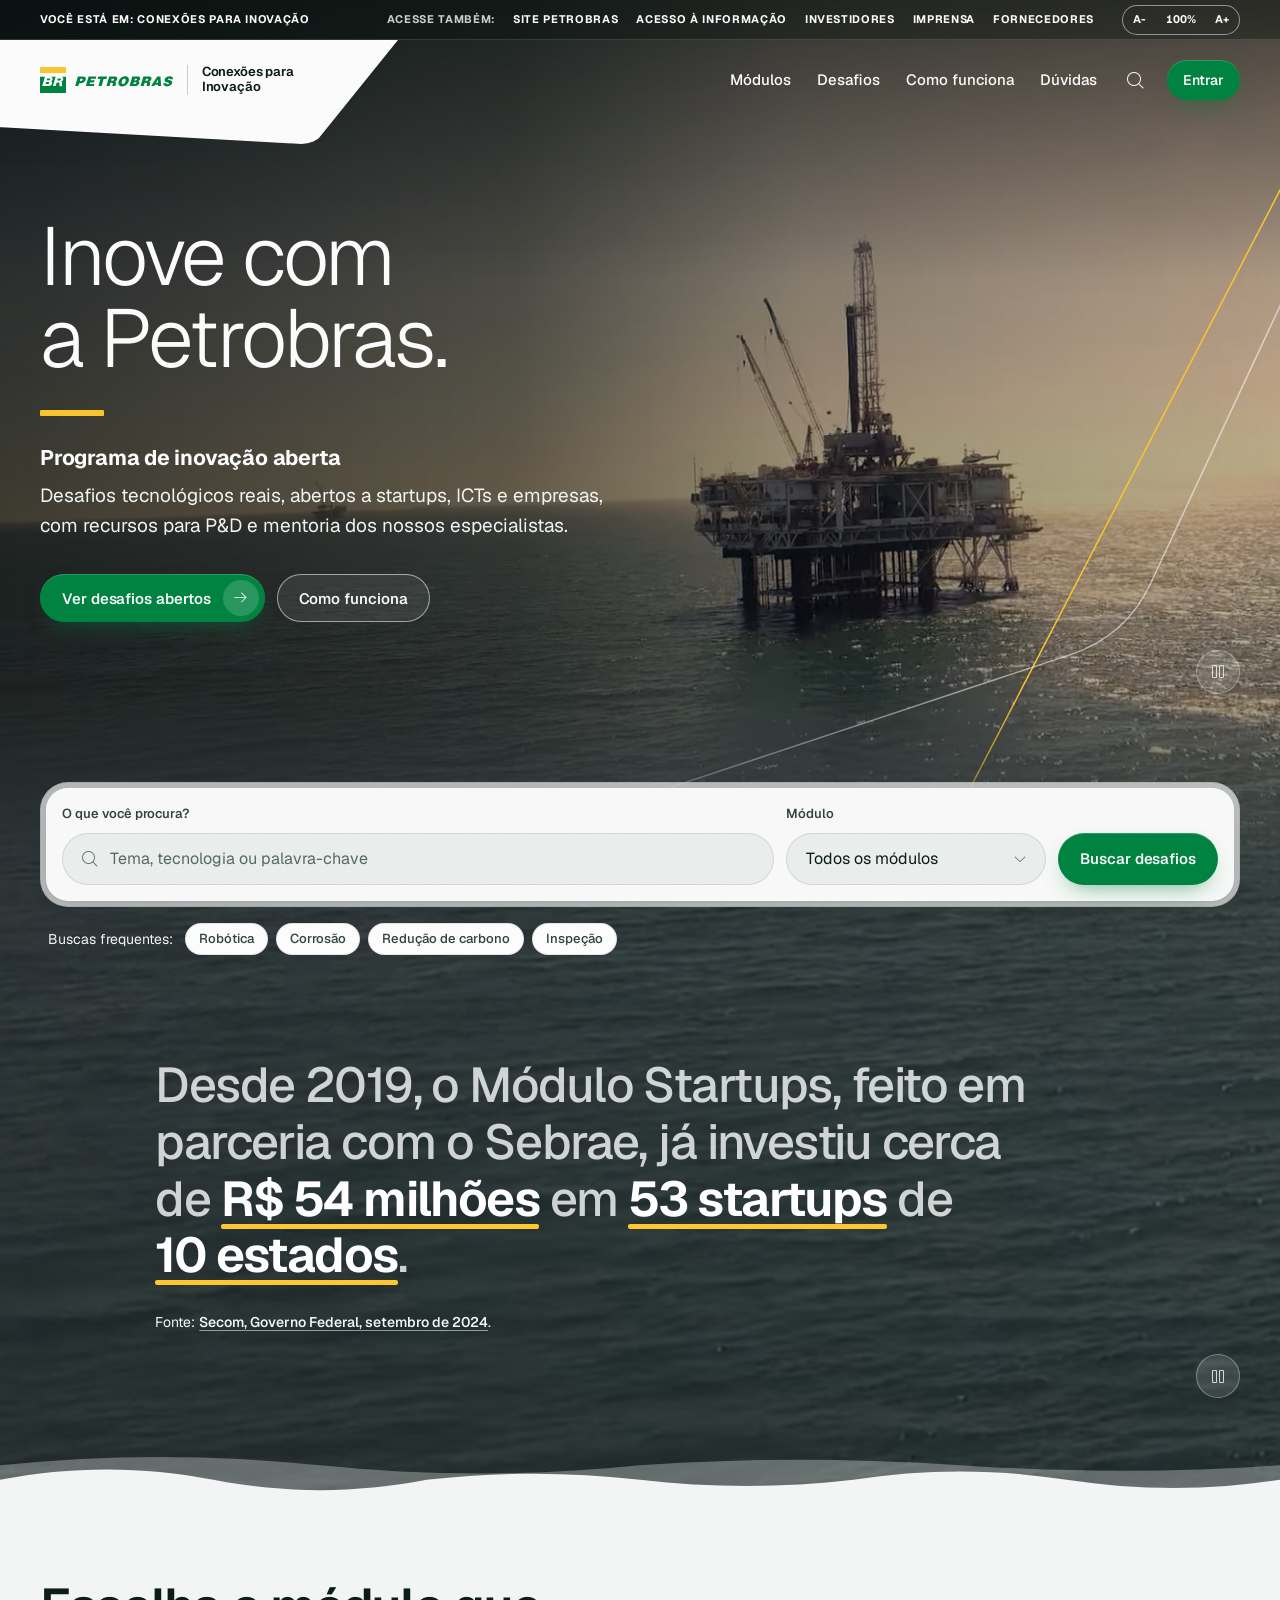
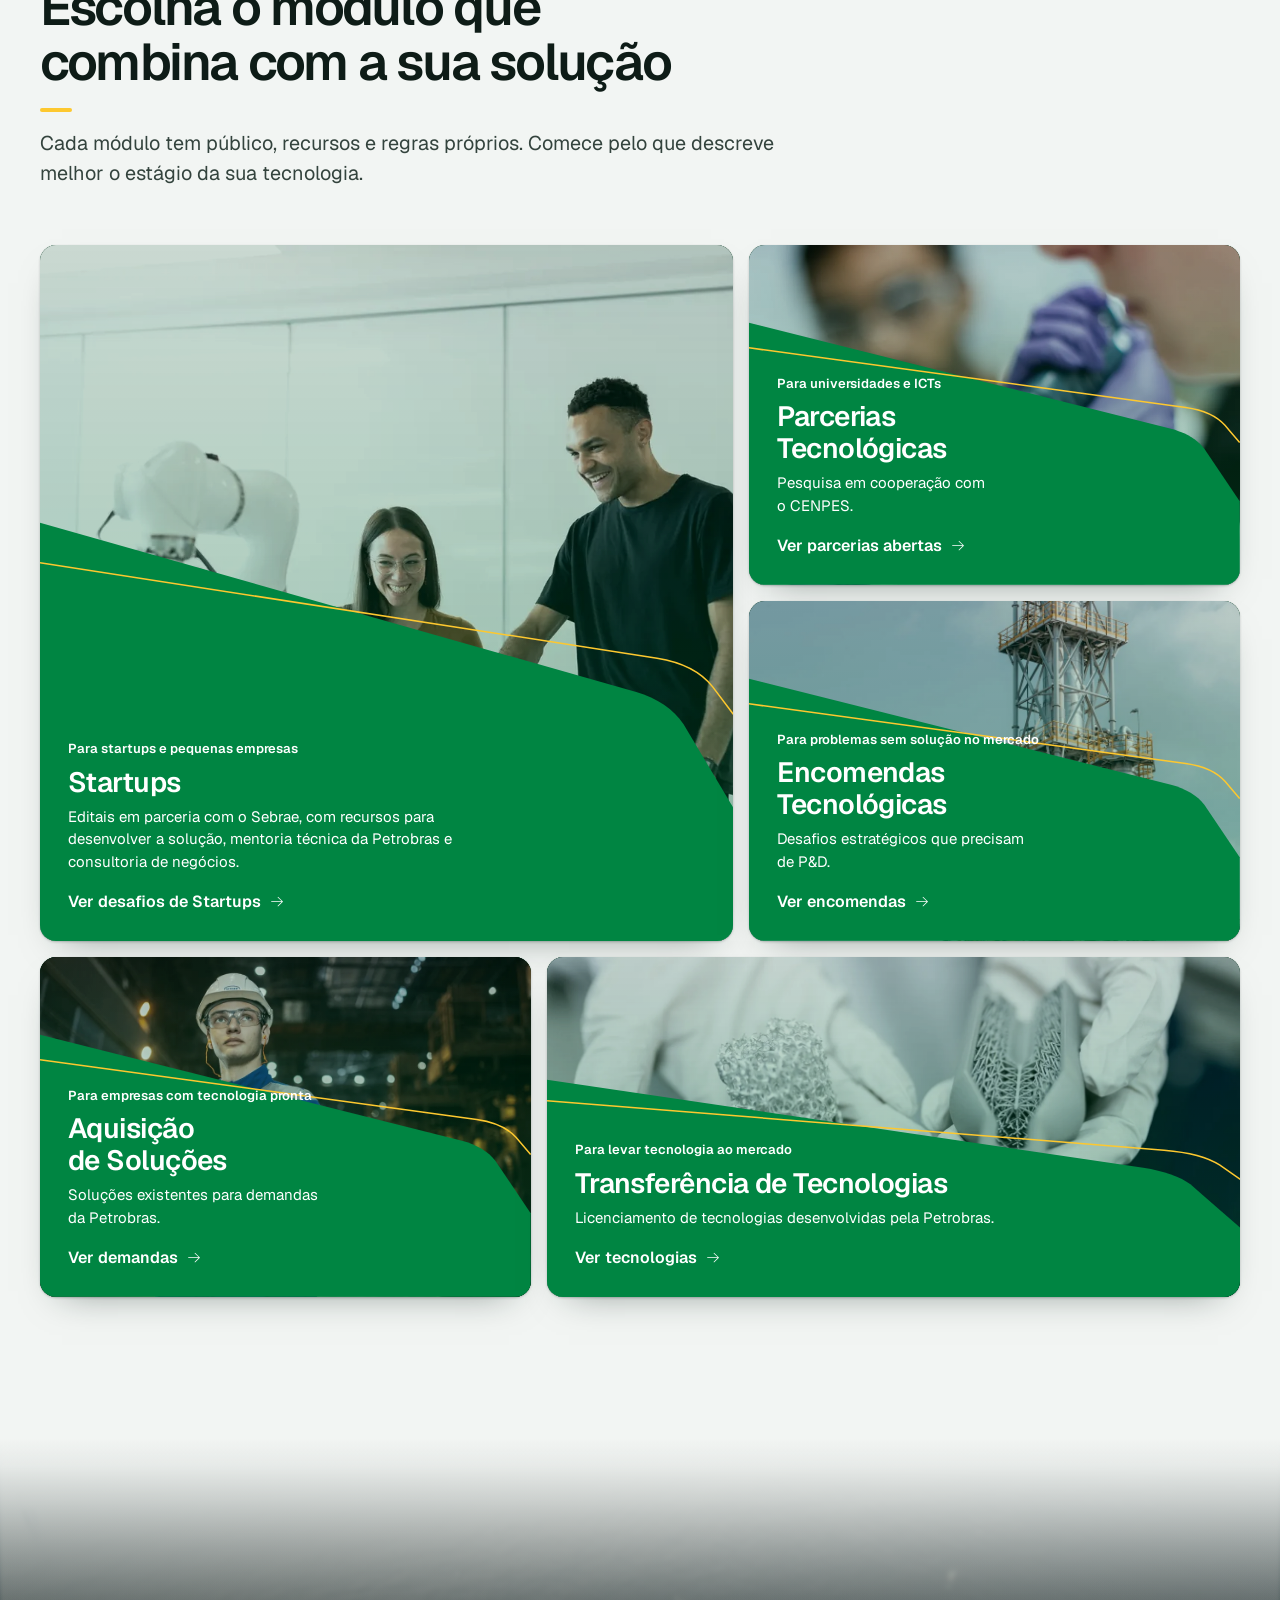
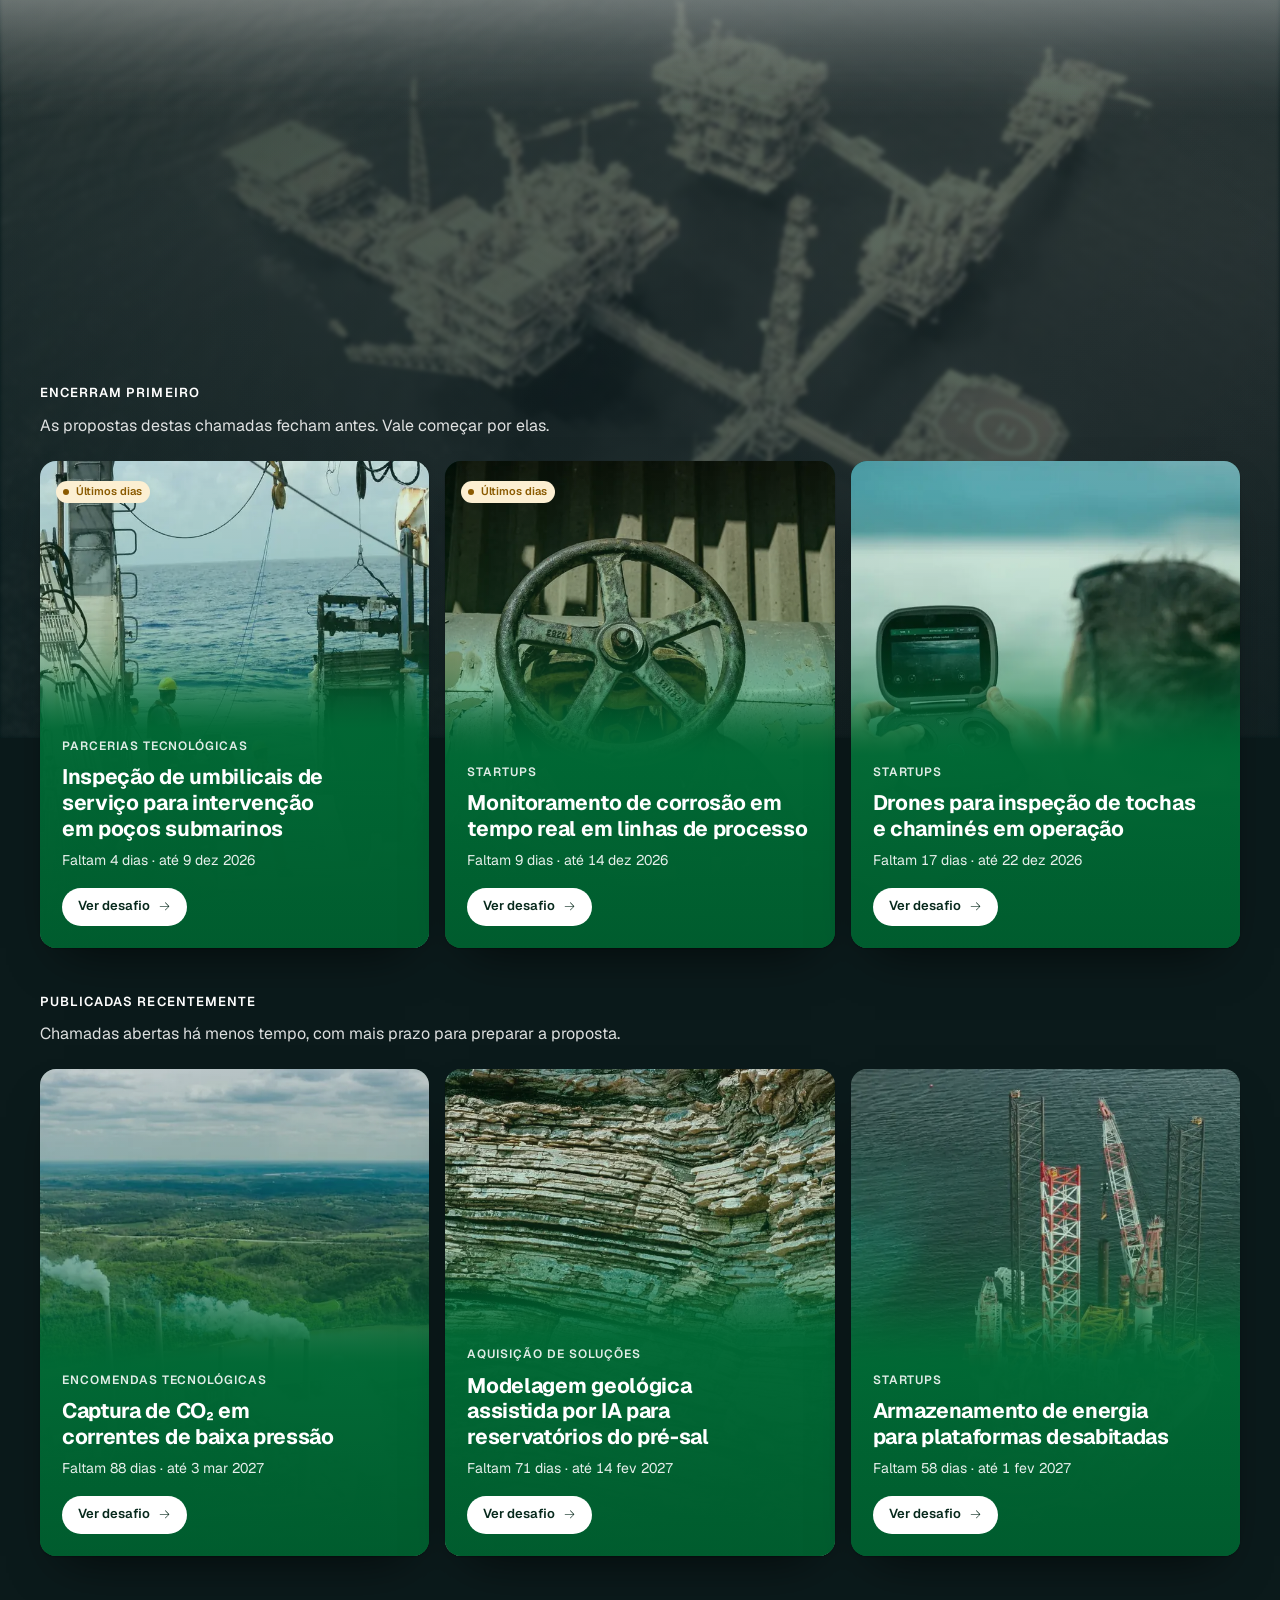
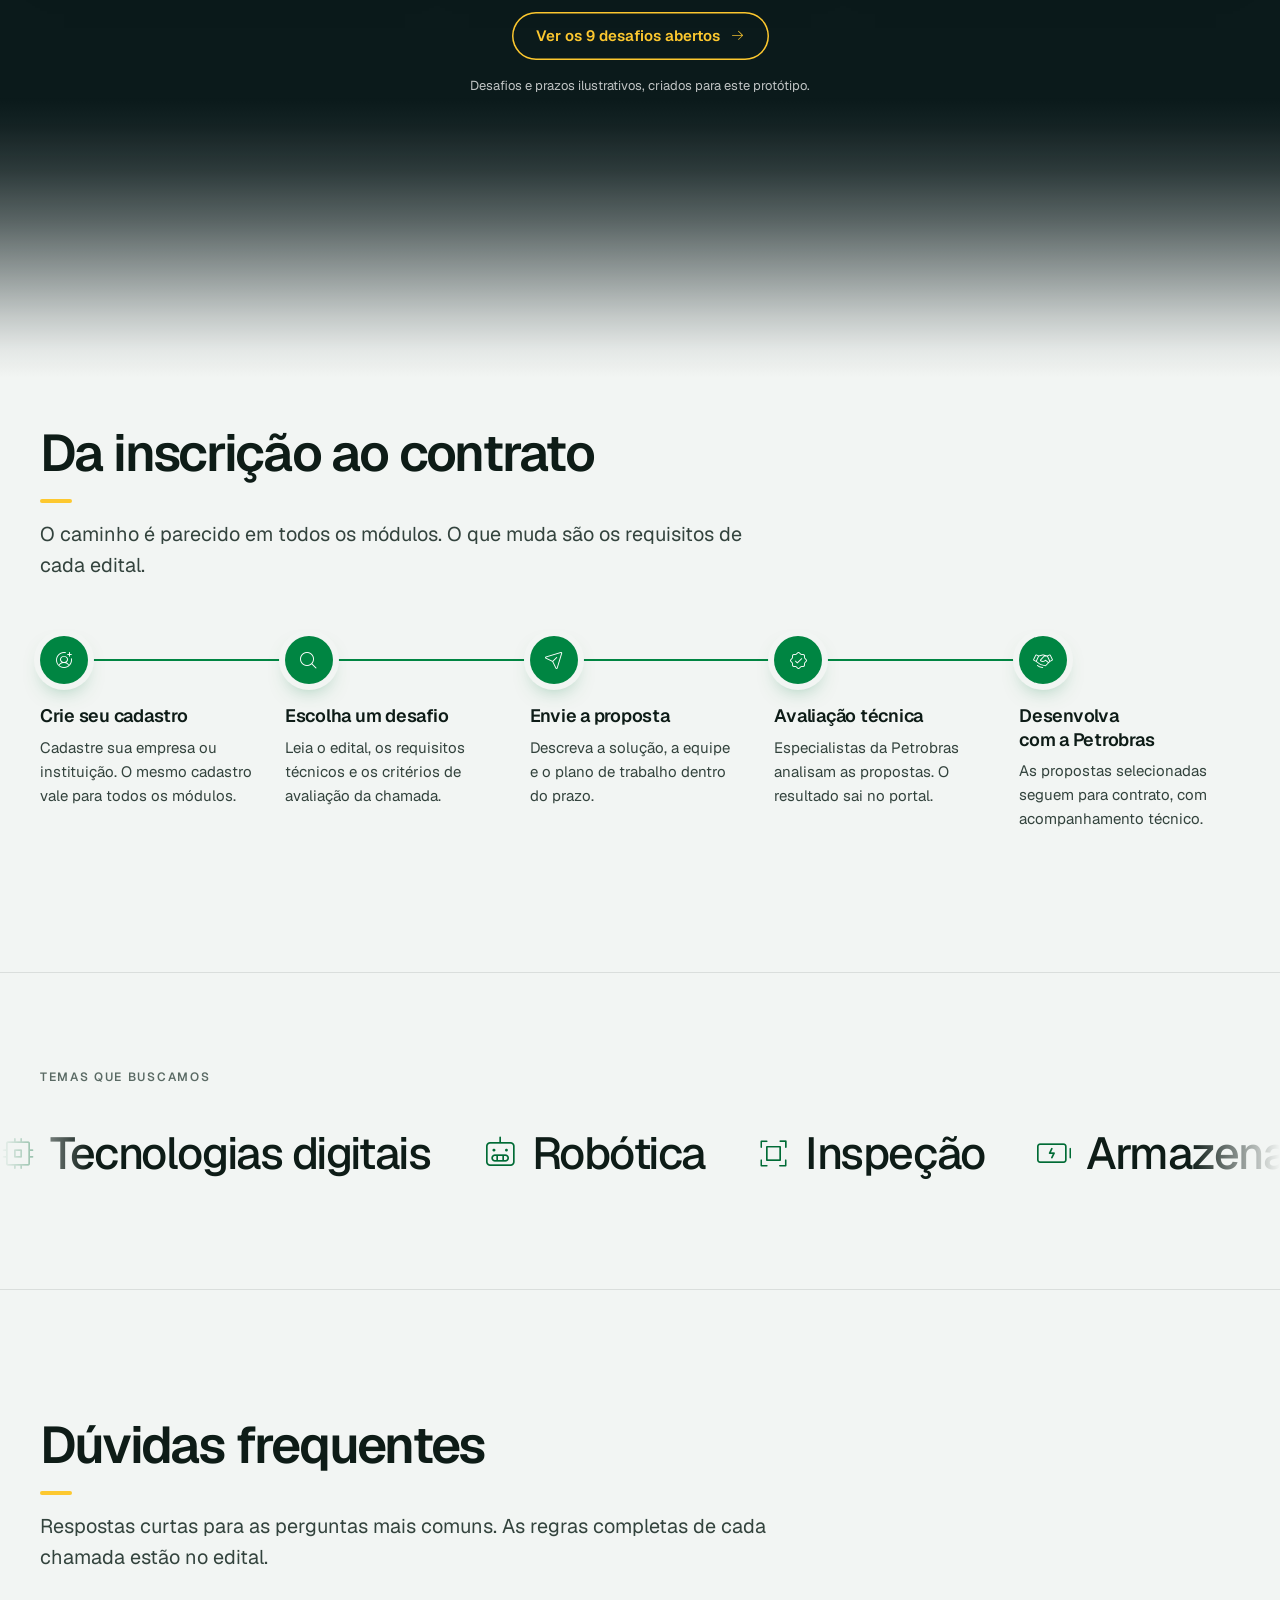
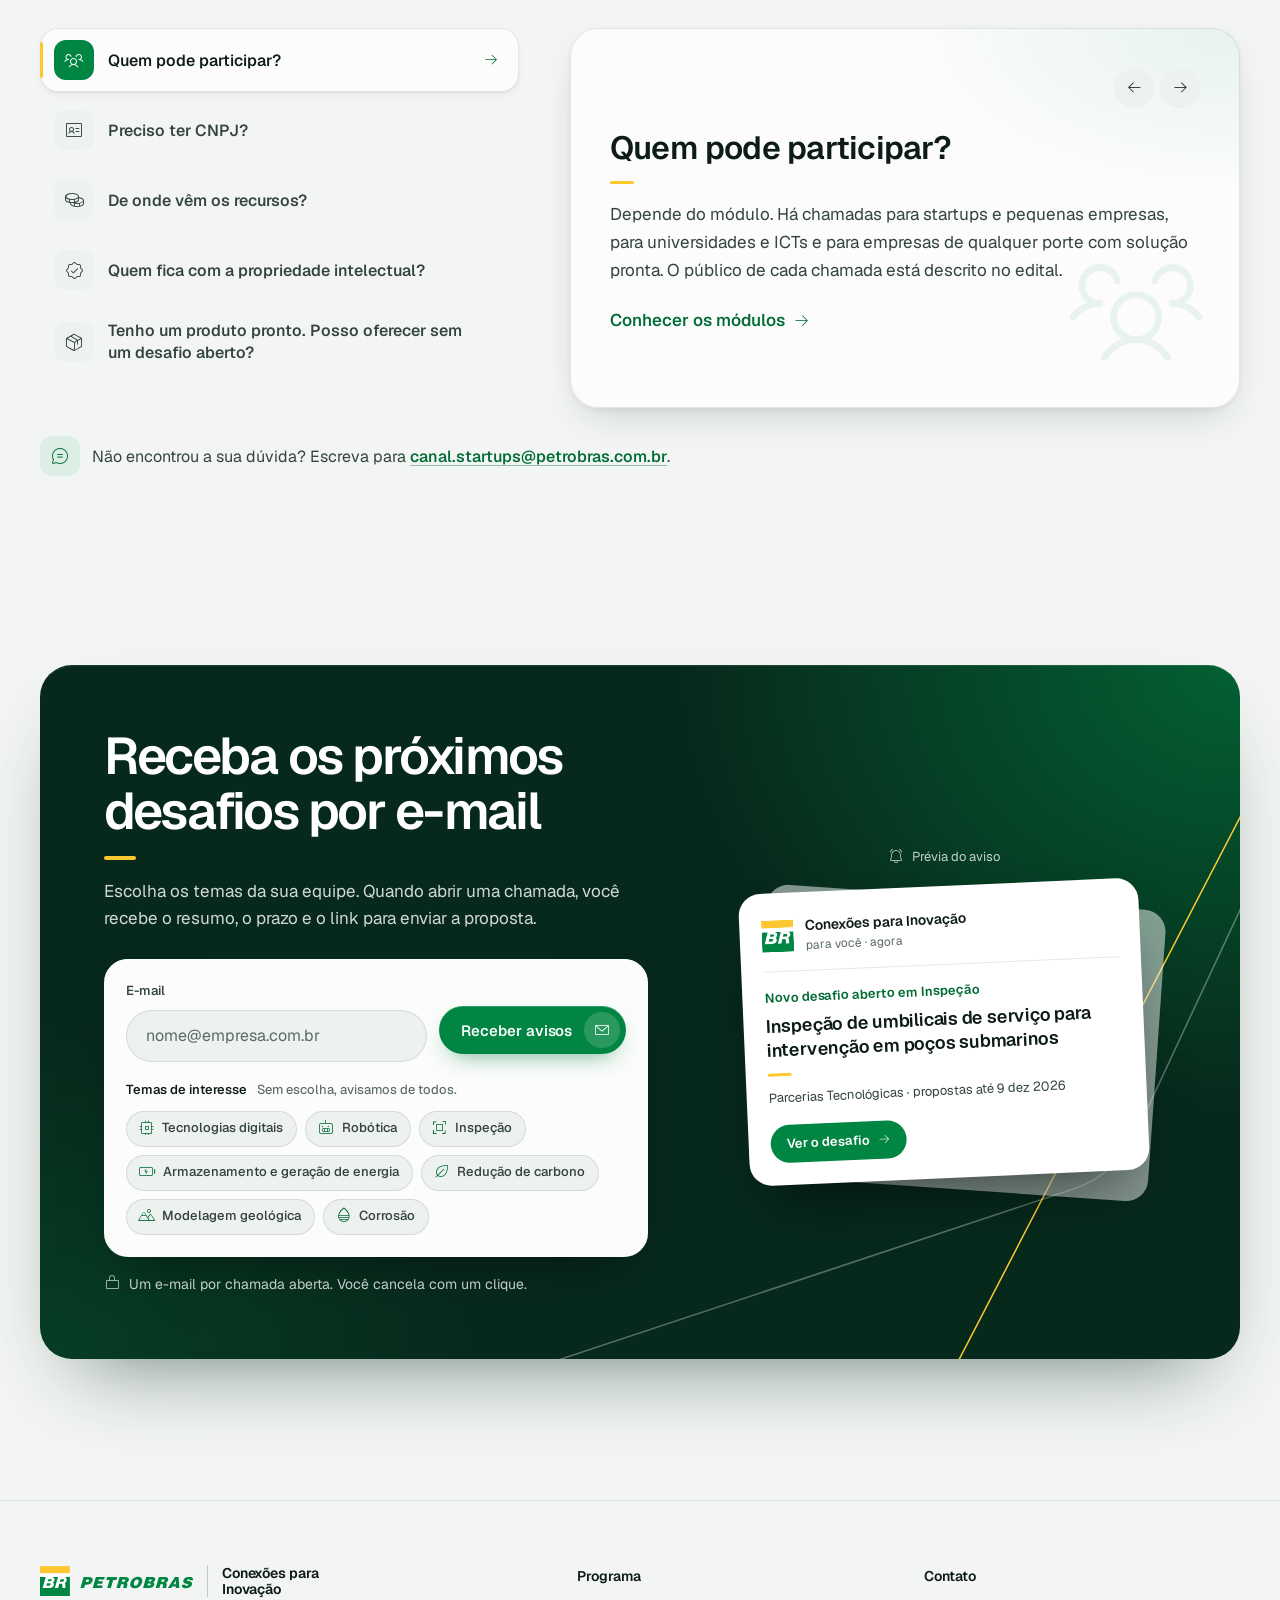
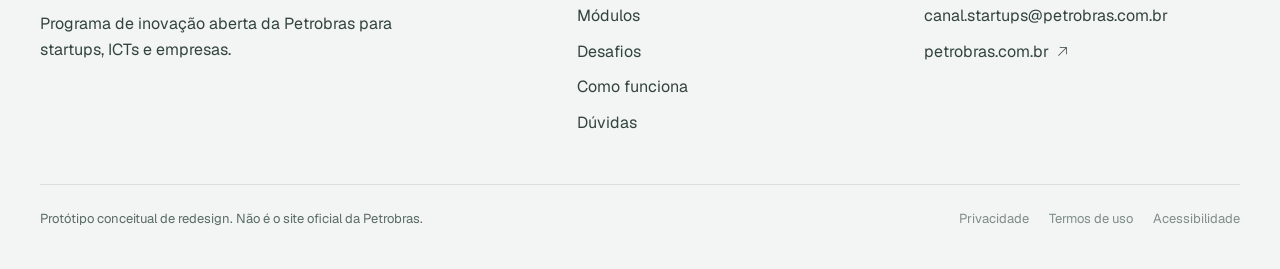
<file: index.html>
<!doctype html>
<html lang="pt-BR">
<head>
  <meta charset="utf-8">
  <meta name="viewport" content="width=device-width, initial-scale=1, viewport-fit=cover">
  <title>Petrobras Conexões para Inovação · Protótipo</title>
  <meta name="description" content="Protótipo de redesign do portal de inovação aberta da Petrobras: desafios tecnológicos abertos a startups, ICTs e empresas.">
  <meta name="robots" content="noindex">
  <meta name="color-scheme" content="light">
  <meta name="theme-color" content="#f2f5f3">
  <meta property="og:type" content="website">
  <meta property="og:title" content="Petrobras Conexões para Inovação · Protótipo">
  <meta property="og:description" content="Desafios tecnológicos reais, abertos a startups, ICTs e empresas.">
  <meta property="og:image" content="assets/media/og-image.jpg">
  <meta name="twitter:card" content="summary_large_image">
  <link rel="icon" href="assets/favicon.svg" type="image/svg+xml">
  <link rel="preload" href="assets/fonts/Geist-Variable.woff2" as="font" type="font/woff2" crossorigin>
  <link rel="preload" as="image" href="assets/media/poster-1600.webp" imagesrcset="assets/media/poster-960.webp 960w, assets/media/poster-1600.webp 1600w" imagesizes="100vw" fetchpriority="high">
  <link rel="stylesheet" href="assets/icons/phosphor/light.css">
  <link rel="stylesheet" href="assets/css/styles.css">
  <script>
    (function () {
      var d = document.documentElement;
      d.classList.add("js");
      try {
        var f = localStorage.getItem("ci-font");
        if (f && f !== "100") d.style.fontSize = f + "%";
      } catch (e) {}
    })();
  </script>
</head>
<body data-page="home">
  <a class="skip-link" href="#conteudo">Pular para o conteúdo</a>
  <span class="top-sentinel" aria-hidden="true" data-top-sentinel></span>

  <header class="site-header site-header--hero" data-nav data-state="top" data-look="bar">
    <div class="topbar">
      <div class="topbar__inner">
        <p class="topbar__where">Você está em: <strong>Conexões para Inovação</strong></p>
        <nav class="topbar__links" aria-label="Outros sites da Petrobras">
          <span class="topbar__label">Acesse também:</span>
          <a href="https://petrobras.com.br/" target="_blank" rel="noopener">Site Petrobras</a>
          <a href="https://transparencia.petrobras.com.br/" target="_blank" rel="noopener">Acesso à informação</a>
          <a href="https://www.investidorpetrobras.com.br/" target="_blank" rel="noopener">Investidores</a>
          <a href="https://agencia.petrobras.com.br/" target="_blank" rel="noopener">Imprensa</a>
          <a href="https://canalfornecedor.petrobras.com.br/" target="_blank" rel="noopener">Fornecedores</a>
        </nav>
        <div class="topbar__font" role="group" aria-label="Tamanho do texto">
          <button type="button" data-font-step="-1" aria-label="Diminuir o texto">A-</button>
          <span data-font-label>100%</span>
          <button type="button" data-font-step="1" aria-label="Aumentar o texto">A+</button>
        </div>
      </div>
    </div>
    <div class="mainbar">
      <a class="brand" href="index.html" aria-label="Petrobras Conexões para Inovação, página inicial">
        <img class="brand__logo" src="assets/brand/petrobras-horizontal.svg" alt="" width="133" height="26">
        <span class="brand__name">Conexões para<br>Inovação</span>
      </a>
      <nav class="nav" aria-label="Principal">
        <ul class="nav__links">
          <li><a class="nav__link" href="#modulos">Módulos</a></li>
          <li><a class="nav__link" href="desafios.html">Desafios</a></li>
          <li><a class="nav__link" href="#como-funciona">Como funciona</a></li>
          <li><a class="nav__link" href="#duvidas">Dúvidas</a></li>
        </ul>
        <a class="nav__search" href="desafios.html?buscar=1" aria-label="Buscar desafios"><i class="ph-light ph-magnifying-glass" aria-hidden="true"></i></a>
        <a class="btn btn--primary btn--sm nav__signin" href="entrar.html">Entrar</a>
        <button class="nav__toggle" type="button" aria-expanded="false" aria-controls="menu" aria-label="Abrir menu"><span></span><span></span></button>
      </nav>
    </div>
  </header>

  <div class="menu" id="menu" inert>
    <ul class="menu__links">
      <li><a href="#modulos">Módulos</a></li>
      <li><a href="desafios.html">Desafios</a></li>
      <li><a href="#como-funciona">Como funciona</a></li>
      <li><a href="#duvidas">Dúvidas</a></li>
      <li><a href="entrar.html">Entrar</a></li>
    </ul>
    <div class="menu__foot small">
      <span>Dúvidas sobre o programa</span>
      <a class="text-link" href="mailto:canal.startups@petrobras.com.br">canal.startups@petrobras.com.br</a>
    </div>
  </div>

  <main id="conteudo">
    <!-- Hero -->
    <section class="hero" aria-labelledby="hero-title" data-hero>
      <div class="hero__media">
        <img src="assets/media/poster-1600.webp" srcset="assets/media/poster-960.webp 960w, assets/media/poster-1600.webp 1600w" sizes="100vw" alt="" width="1600" height="900" fetchpriority="high">
        <video class="hero__video" muted loop playsinline preload="none" aria-hidden="true" tabindex="-1" data-src-lg="assets/media/hero-1600" data-src-sm="assets/media/hero-960"></video>
      </div>
      <div class="hero__scrim"></div>
      <svg class="hero__lines" viewBox="0 0 1600 900" preserveAspectRatio="xMaxYMax slice" aria-hidden="true" focusable="false">
        <path class="hero__line hero__line--brand" d="M1650 101L1220 931"/>
        <path class="hero__line hero__line--light" d="M1641 230L1465.4 606.6Q1440 661 1383.1 679.9L626.7 931"/>
      </svg>
      <div class="container hero__inner">
        <div class="hero__content">
          <h1 class="display" id="hero-title" data-enter="1">Inove com a Petrobras.</h1>
          <p class="hero__kicker" data-enter="2">Programa de inovação aberta</p>
          <p class="hero__sub" data-enter="3">Desafios tecnológicos reais, abertos a startups, ICTs e empresas, com recursos para P&amp;D e mentoria dos nossos especialistas.</p>
          <div class="hero__actions" data-enter="4">
            <a class="btn btn--primary btn--icon" href="desafios.html">
              <span class="btn__label">Ver desafios abertos</span>
              <span class="btn__icon"><i class="ph-light ph-arrow-right" aria-hidden="true"></i></span>
            </a>
            <a class="btn btn--secondary" href="#como-funciona">Como funciona</a>
          </div>
        </div>
      </div>
      <button class="hero__toggle" type="button" data-video-toggle aria-label="Pausar vídeos de fundo"><i class="ph-light ph-pause" aria-hidden="true"></i></button>
    </section>

    <!-- Mar contínuo: a busca e os números ficam sobre as ondas do vídeo -->
    <section class="sea" aria-label="Busca e o programa em números" data-sea>
      <div class="sea__media" aria-hidden="true">
        <img src="assets/media/sea-poster.webp" alt="" width="1280" height="610" decoding="async">
        <video class="sea__video" muted loop playsinline preload="none" tabindex="-1" data-src-lg="assets/media/sea-1280" data-src-sm="assets/media/sea-640"></video>
      </div>
      <div class="container dock-wrap">
        <form class="shell dock" action="desafios.html" method="get" role="search" aria-label="Buscar desafios">
          <div class="core dock__core">
            <div class="field">
              <label class="field__label" for="dock-q">O que você procura?</label>
              <div class="control">
                <i class="ph-light ph-magnifying-glass" aria-hidden="true"></i>
                <input class="input" id="dock-q" name="q" type="search" placeholder="Tema, tecnologia ou palavra-chave" autocomplete="off">
              </div>
            </div>
            <div class="field">
              <label class="field__label" for="dock-modulo">Módulo</label>
              <div class="control control--select">
                <select class="select" id="dock-modulo" name="modulo">
                  <option value="">Todos os módulos</option>
                  <option value="startups">Startups</option>
                  <option value="parcerias">Parcerias Tecnológicas</option>
                  <option value="encomendas">Encomendas Tecnológicas</option>
                  <option value="aquisicao">Aquisição de Soluções</option>
                  <option value="transferencia">Transferência de Tecnologias</option>
                </select>
                <i class="ph-light ph-caret-down" aria-hidden="true"></i>
              </div>
            </div>
            <button class="btn btn--primary dock__submit" type="submit">Buscar desafios</button>
          </div>
        </form>
        <div class="dock__quick">
          <span>Buscas frequentes:</span>
          <a class="chip" href="desafios.html?q=Rob%C3%B3tica">Robótica</a>
          <a class="chip" href="desafios.html?q=Corros%C3%A3o">Corrosão</a>
          <a class="chip" href="desafios.html?q=carbono">Redução de carbono</a>
          <a class="chip" href="desafios.html?q=Inspe%C3%A7%C3%A3o">Inspeção</a>
        </div>
      </div>
      <div class="container sea__content">
        <p class="statement__text reveal">Desde 2019, o Módulo Startups, feito em parceria com o Sebrae, já investiu cerca de <strong>R$ 54 milhões</strong> em <strong>53 startups</strong> de <strong>10 estados</strong>.</p>
        <p class="statement__source small reveal">Fonte: <a class="text-link" href="https://www.gov.br/secom/pt-br/acompanhe-a-secom/noticias/2024/09/startups-edital-de-r-16-milhoes-da-petrobras-esta-aberto-para-envio-de-propostas" target="_blank" rel="noopener">Secom, Governo Federal, setembro de 2024</a>.</p>
      </div>
      <button class="sea__toggle" type="button" data-video-toggle aria-label="Pausar vídeos de fundo"><i class="ph-light ph-pause" aria-hidden="true"></i></button>
      <div class="sea__shore" aria-hidden="true">
        <svg class="sea__wave sea__wave--foam" viewBox="0 0 2880 120" preserveAspectRatio="none" focusable="false"><path d="M0 46C120 34 240 34 360 46C480 58 600 58 720 46C840 38 960 38 1080 46C1200 54 1320 54 1440 46C1560 34 1680 34 1800 46C1920 58 2040 58 2160 46C2280 38 2400 38 2520 46C2640 54 2760 54 2880 46V120H0Z"/></svg>
        <svg class="sea__wave sea__wave--land" viewBox="0 0 2880 120" preserveAspectRatio="none" focusable="false"><path d="M0 62C80 47 160 47 240 62C320 77 400 77 480 62C560 53 640 53 720 62C800 71 880 71 960 62C1040 50 1120 50 1200 62C1280 74 1360 74 1440 62C1520 47 1600 47 1680 62C1760 77 1840 77 1920 62C2000 53 2080 53 2160 62C2240 71 2320 71 2400 62C2480 50 2560 50 2640 62C2720 74 2800 74 2880 62V120H0Z"/></svg>
      </div>
    </section>

    <!-- Módulos -->
    <section class="section section--flush-top" id="modulos" aria-labelledby="modulos-title">
      <div class="container">
        <header class="section-head reveal">
          <h2 class="title-xl" id="modulos-title">Escolha o módulo que combina com a sua solução</h2>
          <p class="lead">Cada módulo tem público, recursos e regras próprios. Comece pelo que descreve melhor o estágio da sua tecnologia.</p>
        </header>

        <div class="bento" data-stagger>
          <article class="tile tile--a reveal">
            <div class="tile__photo"><img src="assets/media/modulo-startups.webp" alt="" width="1400" height="934" loading="lazy" style="--pos:42% 30%"></div>
            <svg class="tile__shape" viewBox="0 0 100 100" preserveAspectRatio="none" aria-hidden="true" focusable="false"><path class="tile__panel" d="M0 6L86 44C89 45.4 91.4 47.9 92.8 51.2L100 70V100H0Z"/><path class="tile__line" d="M0 15L89 36.4C92.6 37.3 95.4 39.6 97 42.8L100 49"/></svg>
            <div class="tile__body">
              <p class="tile__audience">Para startups e pequenas empresas</p>
              <h3 class="tile__title">Startups</h3>
              <p class="tile__text">Editais em parceria com o Sebrae, com recursos para desenvolver a solução, mentoria técnica da Petrobras e consultoria de negócios.</p>
              <a class="tile__cta" href="desafios.html?modulo=startups">Ver desafios de Startups <i class="ph-light ph-arrow-right" aria-hidden="true"></i></a>
            </div>
          </article>
          <article class="tile tile--b reveal">
            <div class="tile__photo"><img src="assets/media/modulo-parcerias.webp" alt="" width="1200" height="779" loading="lazy" style="--pos:72% 30%"></div>
            <svg class="tile__shape" viewBox="0 0 100 100" preserveAspectRatio="none" aria-hidden="true" focusable="false"><path class="tile__panel" d="M0 6L86 44C89 45.4 91.4 47.9 92.8 51.2L100 70V100H0Z"/><path class="tile__line" d="M0 15L89 36.4C92.6 37.3 95.4 39.6 97 42.8L100 49"/></svg>
            <div class="tile__body">
              <p class="tile__audience">Para universidades e ICTs</p>
              <h3 class="tile__title">Parcerias Tecnológicas</h3>
              <p class="tile__text">Pesquisa em cooperação com o CENPES.</p>
              <a class="tile__cta" href="desafios.html?modulo=parcerias">Ver parcerias abertas <i class="ph-light ph-arrow-right" aria-hidden="true"></i></a>
            </div>
          </article>
          <article class="tile tile--c reveal">
            <div class="tile__photo"><img src="assets/media/modulo-encomendas.webp" alt="" width="1100" height="714" loading="lazy" style="--pos:50% 0%"></div>
            <svg class="tile__shape" viewBox="0 0 100 100" preserveAspectRatio="none" aria-hidden="true" focusable="false"><path class="tile__panel" d="M0 6L86 44C89 45.4 91.4 47.9 92.8 51.2L100 70V100H0Z"/><path class="tile__line" d="M0 15L89 36.4C92.6 37.3 95.4 39.6 97 42.8L100 49"/></svg>
            <div class="tile__body">
              <p class="tile__audience">Para problemas sem solução no mercado</p>
              <h3 class="tile__title">Encomendas Tecnológicas</h3>
              <p class="tile__text">Desafios estratégicos que precisam de P&amp;D.</p>
              <a class="tile__cta" href="desafios.html?modulo=encomendas">Ver encomendas <i class="ph-light ph-arrow-right" aria-hidden="true"></i></a>
            </div>
          </article>
          <article class="tile tile--d reveal">
            <div class="tile__photo"><img src="assets/media/modulo-aquisicao.webp" alt="" width="1200" height="798" loading="lazy" style="--pos:60% 18%"></div>
            <svg class="tile__shape" viewBox="0 0 100 100" preserveAspectRatio="none" aria-hidden="true" focusable="false"><path class="tile__panel" d="M0 6L86 44C89 45.4 91.4 47.9 92.8 51.2L100 70V100H0Z"/><path class="tile__line" d="M0 15L89 36.4C92.6 37.3 95.4 39.6 97 42.8L100 49"/></svg>
            <div class="tile__body">
              <p class="tile__audience">Para empresas com tecnologia pronta</p>
              <h3 class="tile__title">Aquisição de Soluções</h3>
              <p class="tile__text">Soluções existentes para demandas da Petrobras.</p>
              <a class="tile__cta" href="desafios.html?modulo=aquisicao">Ver demandas <i class="ph-light ph-arrow-right" aria-hidden="true"></i></a>
            </div>
          </article>
          <article class="tile tile--e reveal">
            <div class="tile__photo"><img src="assets/media/modulo-transferencia.webp" alt="" width="1400" height="934" loading="lazy" style="--pos:50% 85%; --pos-sm:70% 50%"></div>
            <svg class="tile__shape" viewBox="0 0 100 100" preserveAspectRatio="none" aria-hidden="true" focusable="false"><path class="tile__panel" d="M0 6L86 44C89 45.4 91.4 47.9 92.8 51.2L100 70V100H0Z"/><path class="tile__line" d="M0 15L89 36.4C92.6 37.3 95.4 39.6 97 42.8L100 49"/></svg>
            <div class="tile__body">
              <p class="tile__audience">Para levar tecnologia ao mercado</p>
              <h3 class="tile__title">Transferência de Tecnologias</h3>
              <p class="tile__text">Licenciamento de tecnologias desenvolvidas pela Petrobras.</p>
              <a class="tile__cta" href="desafios.html?modulo=transferencia&amp;status=todos">Ver tecnologias <i class="ph-light ph-arrow-right" aria-hidden="true"></i></a>
            </div>
          </article>
        </div>
      </div>
    </section>

    <!-- Desafios abertos -->
    <section class="showcase" id="desafios" aria-labelledby="desafios-title">
      <!-- foto fixa no fundo enquanto o conteúdo da seção rola por cima -->
      <div class="showcase__bg" aria-hidden="true">
        <div class="showcase__sticky">
          <img class="showcase__photo" src="assets/media/vitrine-1920.webp" srcset="assets/media/vitrine-1080.webp 1080w, assets/media/vitrine-1920.webp 1920w" sizes="100vw" alt="" width="1920" height="1280" loading="lazy" decoding="async">
        </div>
      </div>
      <div class="showcase__inner">
      <div class="container">
        <header class="showcase__head reveal">
          <h2 class="title-xl" id="desafios-title">Desafios com inscrições abertas</h2>
          <div class="showcase__intro">
            <p>Cada desafio é um problema real das nossas operações, da exploração e produção ao refino. Leia o desafio, confira o prazo e envie a sua proposta pelo portal.</p>
            <p data-home-summary>As chamadas encerradas ficam na <a href="desafios.html?status=todos">lista completa de desafios</a>.</p>
          </div>
        </header>

        <div class="filters reveal">
          <div class="seg" data-seg="home" role="group" aria-label="Filtrar desafios por módulo">
            <div class="seg__inner">
              <div class="seg__track">
                <button class="seg__btn" type="button" data-value="" aria-pressed="true">Todos <span class="seg__count"></span></button>
                <button class="seg__btn" type="button" data-value="startups" aria-pressed="false">Startups <span class="seg__count"></span></button>
                <button class="seg__btn" type="button" data-value="parcerias" aria-pressed="false">Parcerias <span class="seg__count"></span></button>
                <button class="seg__btn" type="button" data-value="encomendas" aria-pressed="false">Encomendas <span class="seg__count"></span></button>
                <button class="seg__btn" type="button" data-value="aquisicao" aria-pressed="false">Aquisição <span class="seg__count"></span></button>
                <button class="seg__btn" type="button" data-value="transferencia" aria-pressed="false">Transferência <span class="seg__count"></span></button>
              </div>
              <div class="seg__active" aria-hidden="true"></div>
            </div>
          </div>
        </div>

        <div class="showcase__groups" data-home-list aria-live="polite"></div>

        <div class="showcase__foot">
          <a class="btn-outline" href="desafios.html" data-home-all>Ver desafios abertos <i class="ph-light ph-arrow-right" aria-hidden="true"></i></a>
          <p class="showcase__note">Desafios e prazos ilustrativos, criados para este protótipo.</p>
        </div>
      </div>
      </div>
    </section>

    <!-- Como funciona -->
    <section class="section section--flush-top" id="como-funciona" aria-labelledby="como-title">
      <div class="container">
        <header class="section-head reveal">
          <h2 class="title-xl" id="como-title">Da inscrição ao contrato</h2>
          <p class="lead">O caminho é parecido em todos os módulos. O que muda são os requisitos de cada edital.</p>
        </header>
        <ol class="steps" data-steps>
          <li class="step">
            <span class="step__node"><i class="ph-light ph-user-circle-plus" aria-hidden="true"></i></span>
            <div>
              <h3 class="step__title">Crie seu cadastro</h3>
              <p class="step__text">Cadastre sua empresa ou instituição. O mesmo cadastro vale para todos os módulos.</p>
            </div>
          </li>
          <li class="step">
            <span class="step__node"><i class="ph-light ph-magnifying-glass" aria-hidden="true"></i></span>
            <div>
              <h3 class="step__title">Escolha um desafio</h3>
              <p class="step__text">Leia o edital, os requisitos técnicos e os critérios de avaliação da chamada.</p>
            </div>
          </li>
          <li class="step">
            <span class="step__node"><i class="ph-light ph-paper-plane-tilt" aria-hidden="true"></i></span>
            <div>
              <h3 class="step__title">Envie a proposta</h3>
              <p class="step__text">Descreva a solução, a equipe e o plano de trabalho dentro do prazo.</p>
            </div>
          </li>
          <li class="step">
            <span class="step__node"><i class="ph-light ph-seal-check" aria-hidden="true"></i></span>
            <div>
              <h3 class="step__title">Avaliação técnica</h3>
              <p class="step__text">Especialistas da Petrobras analisam as propostas. O resultado sai no portal.</p>
            </div>
          </li>
          <li class="step">
            <span class="step__node"><i class="ph-light ph-handshake" aria-hidden="true"></i></span>
            <div>
              <h3 class="step__title">Desenvolva com a Petrobras</h3>
              <p class="step__text">As propostas selecionadas seguem para contrato, com acompanhamento técnico.</p>
            </div>
          </li>
        </ol>
      </div>
    </section>

    <!-- Temas -->
    <section class="themes" aria-labelledby="temas-title">
      <div class="container themes__label">
        <h2 class="eyebrow" id="temas-title">Temas que buscamos</h2>
      </div>
      <div class="marquee" data-marquee>
        <div class="marquee__track">
          <ul class="marquee__group">
            <li><a class="theme-link" href="desafios.html?q=Tecnologias%20digitais&amp;status=todos"><i class="ph-light ph-cpu" aria-hidden="true"></i>Tecnologias digitais</a></li>
            <li><a class="theme-link" href="desafios.html?q=Rob%C3%B3tica&amp;status=todos"><i class="ph-light ph-robot" aria-hidden="true"></i>Robótica</a></li>
            <li><a class="theme-link" href="desafios.html?q=Inspe%C3%A7%C3%A3o&amp;status=todos"><i class="ph-light ph-scan" aria-hidden="true"></i>Inspeção</a></li>
            <li><a class="theme-link" href="desafios.html?q=energia&amp;status=todos"><i class="ph-light ph-battery-charging" aria-hidden="true"></i>Armazenamento e geração de energia</a></li>
            <li><a class="theme-link" href="desafios.html?q=carbono&amp;status=todos"><i class="ph-light ph-leaf" aria-hidden="true"></i>Redução de carbono</a></li>
            <li><a class="theme-link" href="desafios.html?q=geol%C3%B3gica&amp;status=todos"><i class="ph-light ph-mountains" aria-hidden="true"></i>Modelagem geológica</a></li>
            <li><a class="theme-link" href="desafios.html?q=Corros%C3%A3o&amp;status=todos"><i class="ph-light ph-drop-half-bottom" aria-hidden="true"></i>Corrosão</a></li>
          </ul>
        </div>
      </div>
    </section>

    <!-- Dúvidas -->
    <section class="section" id="duvidas" aria-labelledby="duvidas-title">
      <div class="container">
        <header class="section-head reveal">
          <h2 class="title-xl" id="duvidas-title">Dúvidas frequentes</h2>
          <p class="lead">Respostas curtas para as perguntas mais comuns. As regras completas de cada chamada estão no edital.</p>
        </header>
        <div class="reveal" data-faq>
          <div class="faq-details">
            <details data-icon="users-three">
              <summary><span class="faq-q">Quem pode participar?</span><i class="ph-light ph-caret-down" aria-hidden="true"></i></summary>
              <div class="faq-details__body"><p>Depende do módulo. Há chamadas para startups e pequenas empresas, para universidades e ICTs e para empresas de qualquer porte com solução pronta. O público de cada chamada está descrito no edital.</p><p class="faq-more"><a class="link-arrow" href="#modulos">Conhecer os módulos <i class="ph-light ph-arrow-right" aria-hidden="true"></i></a></p></div>
            </details>
            <details data-icon="identification-card">
              <summary><span class="faq-q">Preciso ter CNPJ?</span><i class="ph-light ph-caret-down" aria-hidden="true"></i></summary>
              <div class="faq-details__body"><p>Na maioria das chamadas, sim: a proposta é enviada por uma pessoa jurídica. Pesquisadores participam por meio da sua instituição. Os requisitos exatos estão em cada edital.</p><p class="faq-more"><a class="link-arrow" href="entrar.html?aba=cadastro">Criar cadastro <i class="ph-light ph-arrow-right" aria-hidden="true"></i></a></p></div>
            </details>
            <details data-icon="coins">
              <summary><span class="faq-q">De onde vêm os recursos?</span><i class="ph-light ph-caret-down" aria-hidden="true"></i></summary>
              <div class="faq-details__body"><p>Boa parte dos projetos é financiada com recursos da cláusula de PD&amp;I dos contratos de exploração e produção, regulada pela ANP. Valores e formas de repasse variam por edital.</p><p class="faq-more"><a class="link-arrow" href="#como-funciona">Ver da inscrição ao contrato <i class="ph-light ph-arrow-right" aria-hidden="true"></i></a></p></div>
            </details>
            <details data-icon="seal-check">
              <summary><span class="faq-q">Quem fica com a propriedade intelectual?</span><i class="ph-light ph-caret-down" aria-hidden="true"></i></summary>
              <div class="faq-details__body"><p>As regras de propriedade intelectual variam por módulo e estão descritas em cada edital. Leia essa seção com atenção antes de enviar a proposta.</p><p class="faq-more"><a class="link-arrow" href="desafios.html">Ver desafios abertos <i class="ph-light ph-arrow-right" aria-hidden="true"></i></a></p></div>
            </details>
            <details data-icon="package">
              <summary><span class="faq-q">Tenho um produto pronto. Posso oferecer sem um desafio aberto?</span><i class="ph-light ph-caret-down" aria-hidden="true"></i></summary>
              <div class="faq-details__body"><p>Ofertas espontâneas de produtos, sem relação com uma chamada e sem desenvolvimento tecnológico, não entram no programa. Para esses casos, escreva para <a class="text-link" href="mailto:canal.startups@petrobras.com.br">canal.startups@petrobras.com.br</a>.</p><p class="faq-more"><a class="link-arrow" href="desafios.html?modulo=aquisicao">Ver chamadas de Aquisição de Soluções <i class="ph-light ph-arrow-right" aria-hidden="true"></i></a></p></div>
            </details>
          </div>
          <p class="faq-help"><span class="faq-help__icon"><i class="ph-light ph-chat-circle-text" aria-hidden="true"></i></span><span>Não encontrou a sua dúvida? Escreva para <a class="text-link" href="mailto:canal.startups@petrobras.com.br">canal.startups@petrobras.com.br</a>.</span></p>
        </div>
      </div>
    </section>

    <!-- Avisos por e-mail -->
    <section class="section section--flush-top" id="avisos" aria-labelledby="avisos-title">
      <div class="container">
        <div class="cta reveal">
          <svg class="cta__lines" viewBox="0 0 1600 900" preserveAspectRatio="xMaxYMax slice" aria-hidden="true" focusable="false"><path class="cta__line cta__line--brand" d="M1650 101L1220 931"/><path class="cta__line cta__line--light" d="M1641 230L1465.4 606.6Q1440 661 1383.1 679.9L626.7 931"/></svg>
          <div class="cta__content">
            <h2 class="title-xl" id="avisos-title">Receba os próximos desafios por e-mail</h2>
            <p class="cta__text">Escolha os temas da sua equipe. Quando abrir uma chamada, você recebe o resumo, o prazo e o link para enviar a proposta.</p>
            <div class="cta__panel">
              <form class="cta__form" data-newsletter novalidate>
                <div class="cta__row">
                  <div class="field">
                    <label class="field__label" for="nl-email">E-mail</label>
                    <input class="input" id="nl-email" name="email" type="email" autocomplete="email" placeholder="nome@empresa.com.br" aria-describedby="nl-email-error">
                    <p class="field__error" id="nl-email-error" hidden></p>
                  </div>
                  <button class="btn btn--primary btn--icon" type="submit">
                    <span class="btn__label">Receber avisos</span>
                    <span class="btn__icon"><i class="ph-light ph-envelope-simple" aria-hidden="true"></i></span>
                  </button>
                </div>
                <fieldset class="topics">
                  <legend class="topics__legend">Temas de interesse <span class="topics__hint">Sem escolha, avisamos de todos.</span></legend>
                  <div class="topics__list">
                  <label class="topic"><input type="checkbox" name="tema" value="Tecnologias digitais"><span><i class="ph-light ph-cpu" aria-hidden="true"></i>Tecnologias digitais</span></label>
                  <label class="topic"><input type="checkbox" name="tema" value="Robótica"><span><i class="ph-light ph-robot" aria-hidden="true"></i>Robótica</span></label>
                  <label class="topic"><input type="checkbox" name="tema" value="Inspeção"><span><i class="ph-light ph-scan" aria-hidden="true"></i>Inspeção</span></label>
                  <label class="topic"><input type="checkbox" name="tema" value="Armazenamento e geração de energia"><span><i class="ph-light ph-battery-charging" aria-hidden="true"></i>Armazenamento e geração de energia</span></label>
                  <label class="topic"><input type="checkbox" name="tema" value="Redução de carbono"><span><i class="ph-light ph-leaf" aria-hidden="true"></i>Redução de carbono</span></label>
                  <label class="topic"><input type="checkbox" name="tema" value="Modelagem geológica"><span><i class="ph-light ph-mountains" aria-hidden="true"></i>Modelagem geológica</span></label>
                  <label class="topic"><input type="checkbox" name="tema" value="Corrosão"><span><i class="ph-light ph-drop-half-bottom" aria-hidden="true"></i>Corrosão</span></label>
                  </div>
                </fieldset>
              </form>
              <div class="cta__success" data-newsletter-success role="status" tabindex="-1" hidden>
                <span class="cta__success-icon"><i class="ph-light ph-check" aria-hidden="true"></i></span>
                <div>
                  <p><strong>Pronto.</strong> Vamos avisar em <span data-success-email></span> <span data-success-topics></span>.</p>
                  <p>Protótipo: nenhum e-mail foi cadastrado de verdade.</p>
                  <button type="button" data-newsletter-reset>Usar outro e-mail</button>
                </div>
              </div>
            </div>
            <p class="cta__note"><i class="ph-light ph-lock-simple" aria-hidden="true"></i>Um e-mail por chamada aberta. Você cancela com um clique.</p>
          </div>
          <div class="cta__preview" aria-hidden="true">
            <p class="cta__preview-label"><i class="ph-light ph-bell-ringing"></i>Prévia do aviso</p>
            <div class="mail-stack">
              <div class="mail mail--back"></div>
              <div class="mail" data-mail>
                <div class="mail__head">
                  <img src="assets/brand/petrobras-simbolo.svg" alt="" width="32" height="32">
                  <div><p class="mail__from">Conexões para Inovação</p><p class="mail__to">para você · agora</p></div>
                </div>
                <p class="mail__subject" data-mail-subject>Novo desafio aberto</p>
                <p class="mail__title" data-mail-title>Inspeção autônoma de cascos de FPSO com robôs submarinos</p>
                <p class="mail__meta" data-mail-meta>Startups</p>
                <span class="mail__btn">Ver o desafio <i class="ph-light ph-arrow-right"></i></span>
              </div>
            </div>
          </div>
        </div>
      </div>
    </section>
  </main>

  <footer class="footer">
    <div class="container">
      <div class="footer__grid">
        <div class="footer__brand">
          <a class="brand brand--footer" href="index.html" aria-label="Petrobras Conexões para Inovação, página inicial">
            <img class="brand__logo" src="assets/brand/petrobras-horizontal.svg" alt="" width="153" height="30" loading="lazy">
            <span class="brand__name">Conexões para<br>Inovação</span>
          </a>
          <p>Programa de inovação aberta da Petrobras para startups, ICTs e empresas.</p>
        </div>
        <nav aria-labelledby="f-programa">
          <h2 id="f-programa">Programa</h2>
          <ul class="footer__links">
            <li><a href="#modulos">Módulos</a></li>
            <li><a href="desafios.html">Desafios</a></li>
            <li><a href="#como-funciona">Como funciona</a></li>
            <li><a href="#duvidas">Dúvidas</a></li>
          </ul>
        </nav>
        <div>
          <h2>Contato</h2>
          <ul class="footer__links">
            <li><a href="mailto:canal.startups@petrobras.com.br">canal.startups@petrobras.com.br</a></li>
            <li><a href="https://petrobras.com.br" target="_blank" rel="noopener">petrobras.com.br <i class="ph-light ph-arrow-up-right" aria-hidden="true"></i></a></li>
          </ul>
        </div>
      </div>
      <div class="footer__bottom">
        <p>Protótipo conceitual de redesign. Não é o site oficial da Petrobras.</p>
        <ul class="footer__legal">
          <li><span class="is-disabled" aria-disabled="true" title="Disponível na versão final">Privacidade</span></li>
          <li><span class="is-disabled" aria-disabled="true" title="Disponível na versão final">Termos de uso</span></li>
          <li><span class="is-disabled" aria-disabled="true" title="Disponível na versão final">Acessibilidade</span></li>
        </ul>
      </div>
    </div>
  </footer>

  <div class="toast-region" aria-live="polite" data-toasts></div>

  <script src="assets/js/data.js"></script>
  <script src="assets/js/app.js"></script>
</body>
</html>
</file>
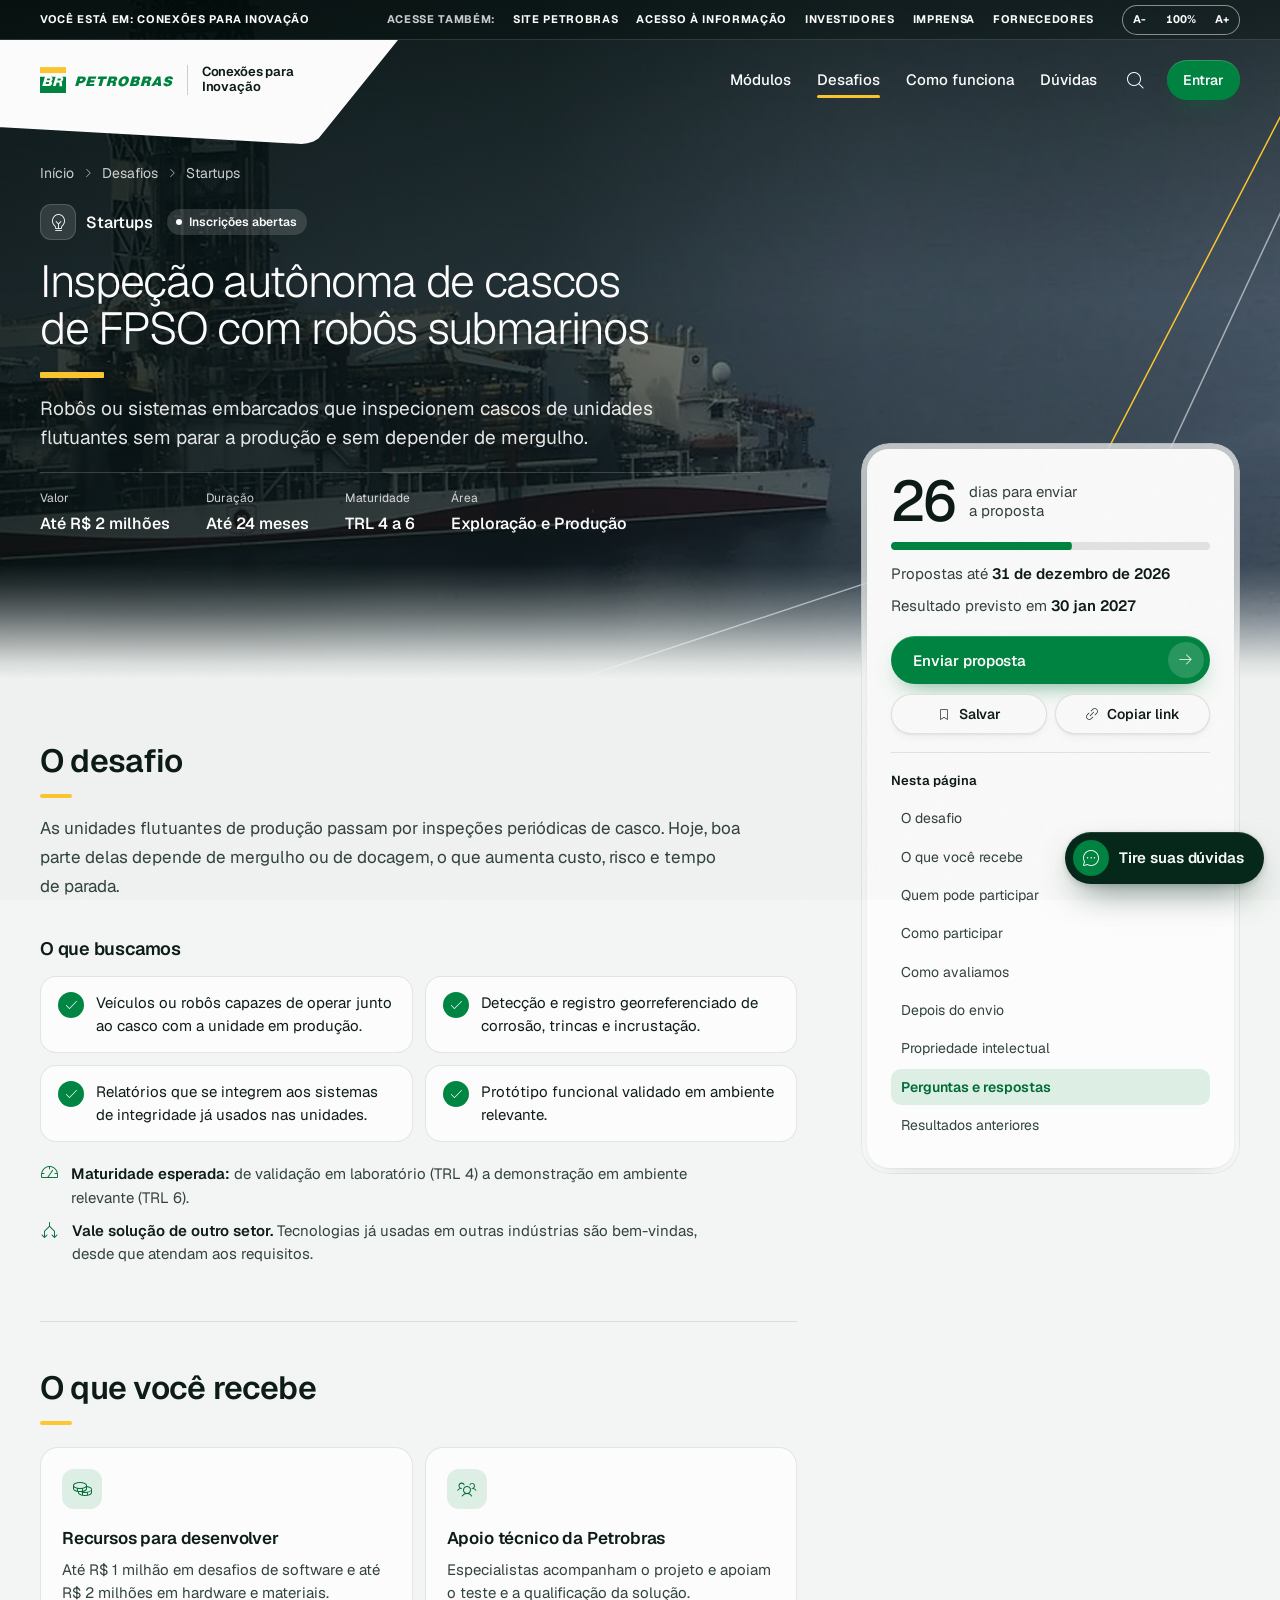
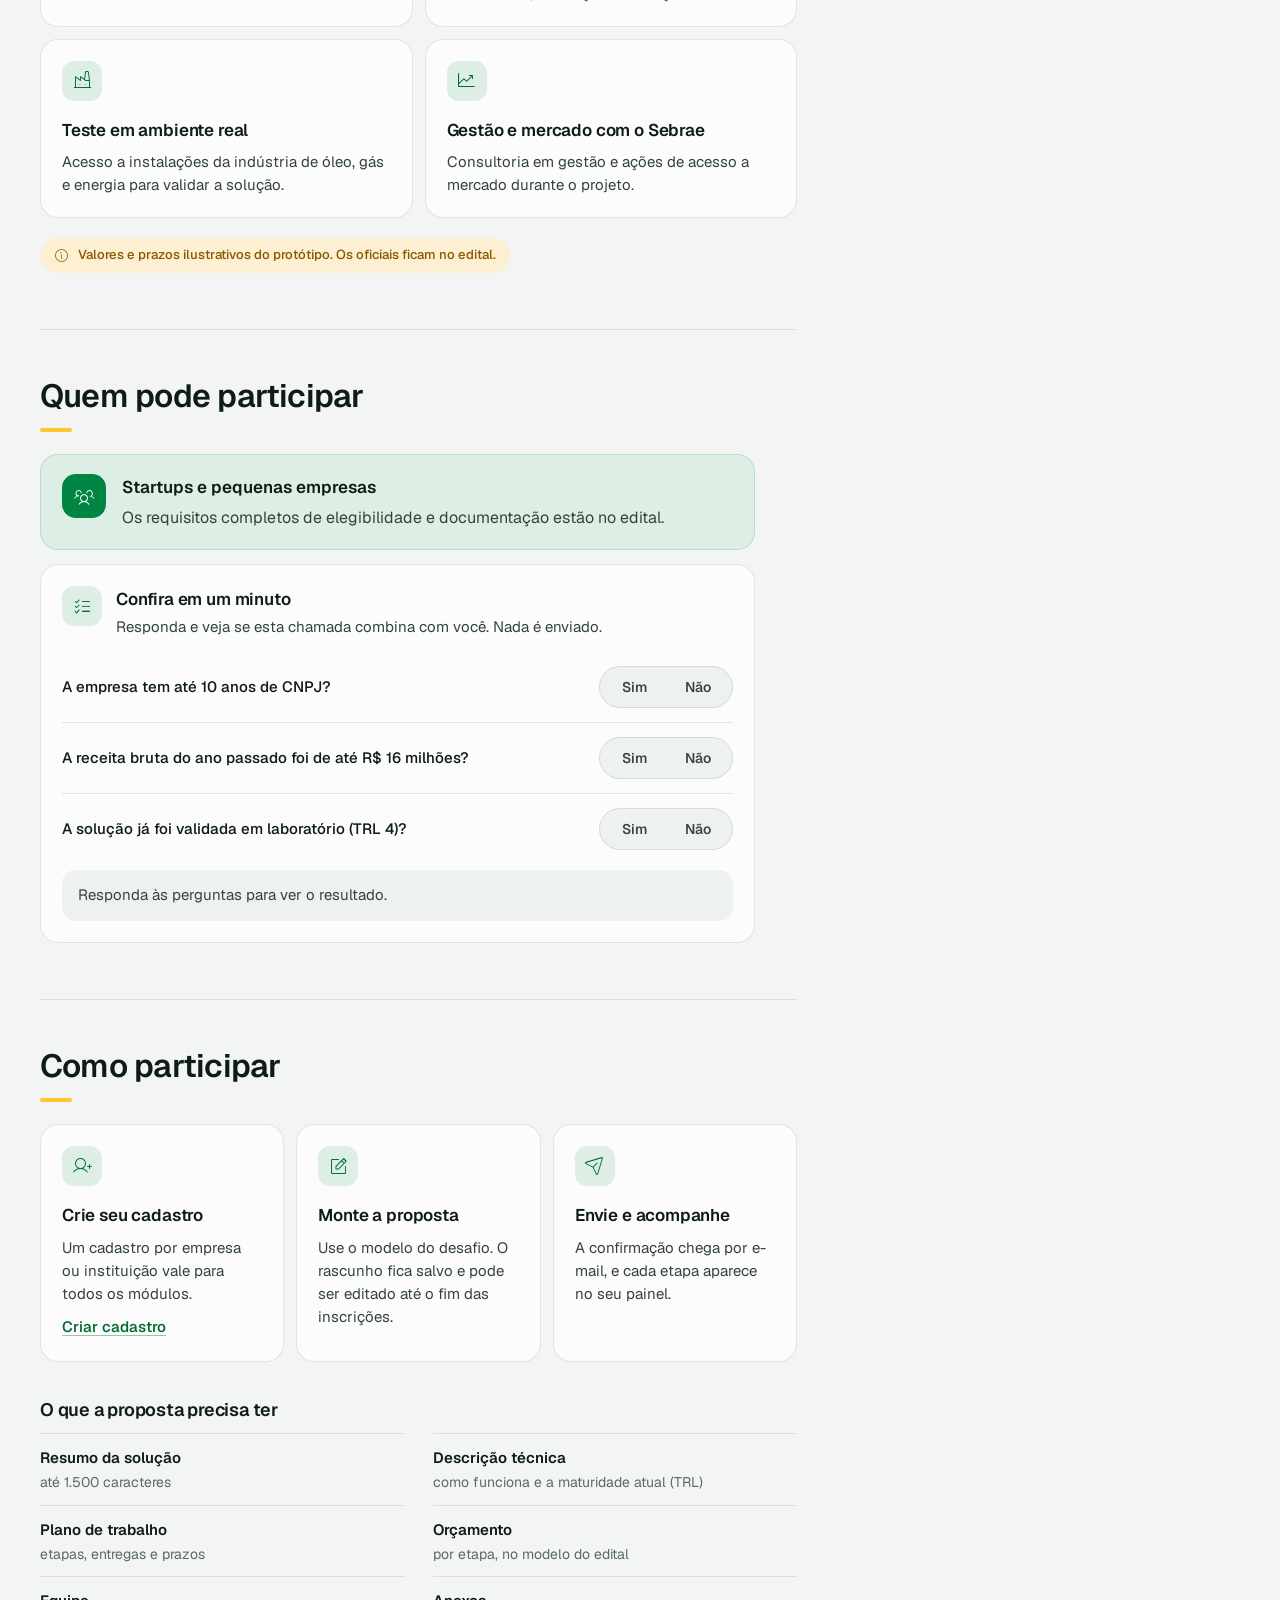
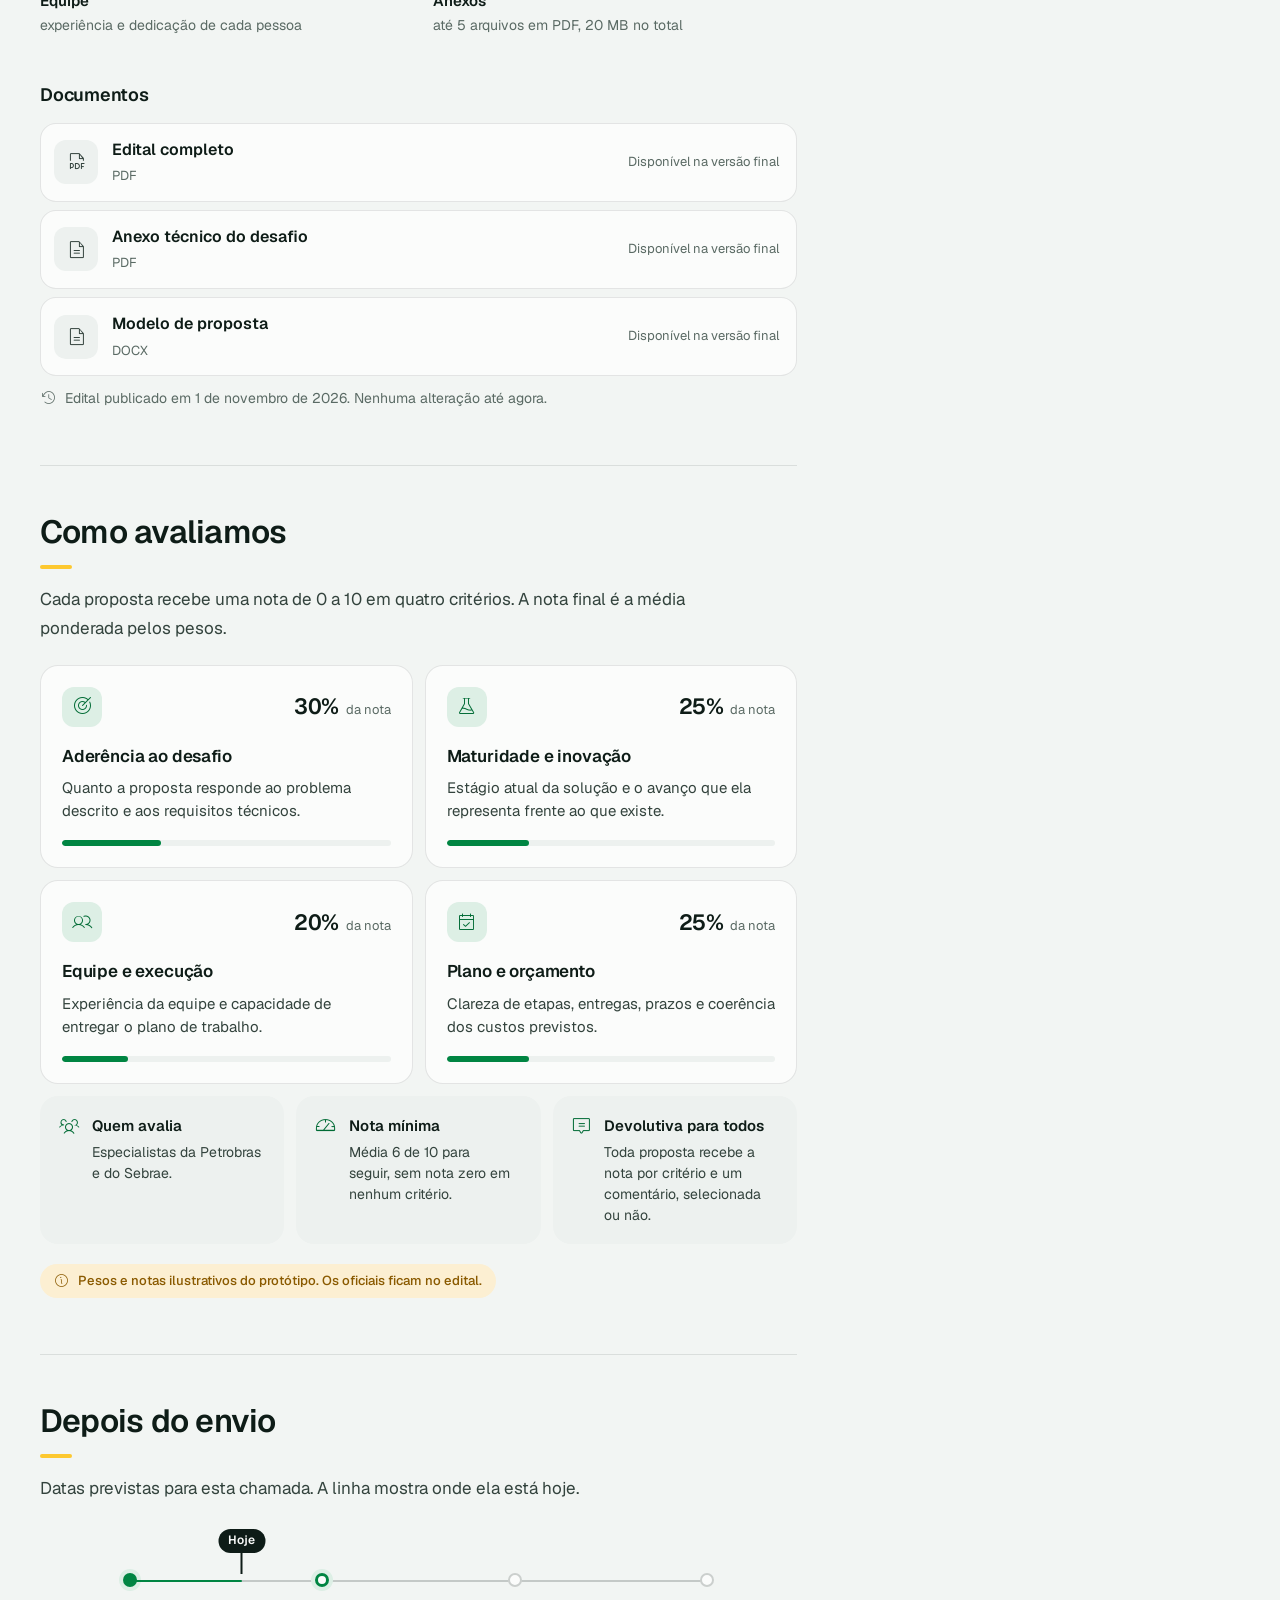
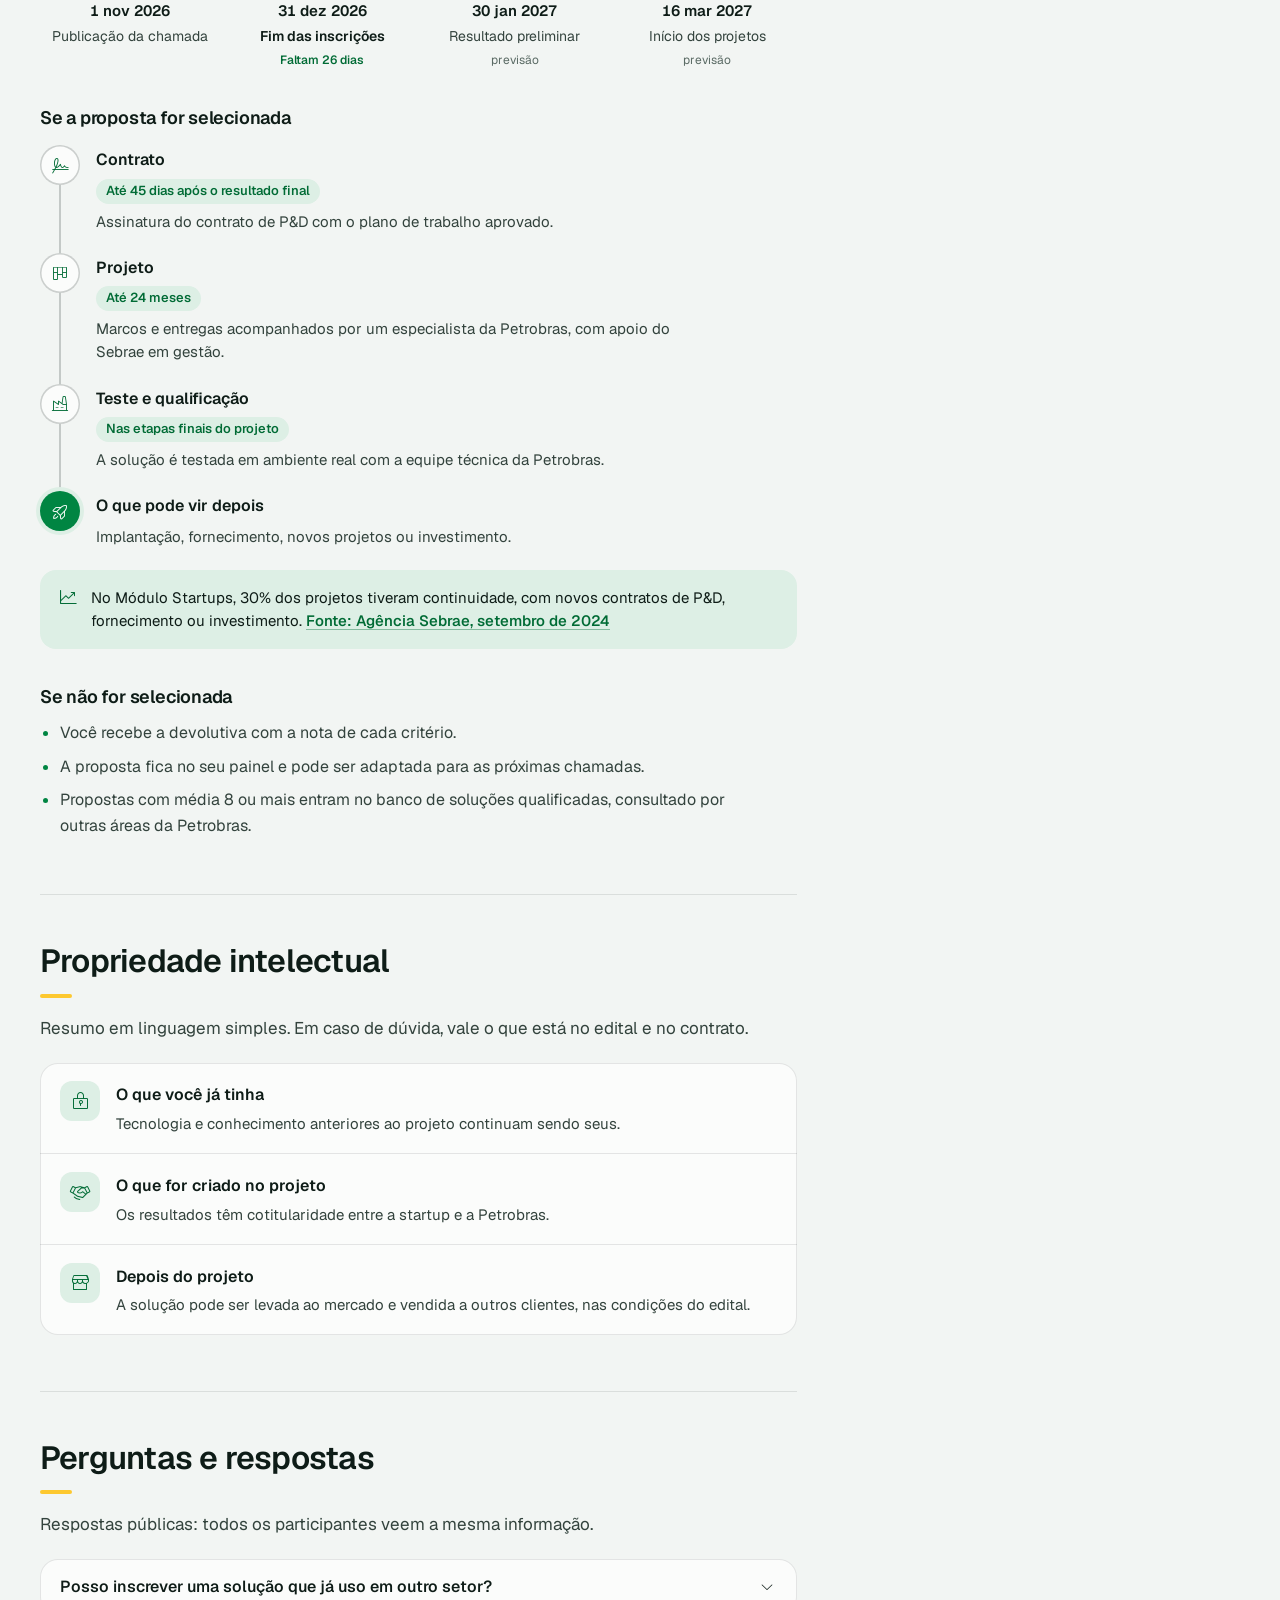
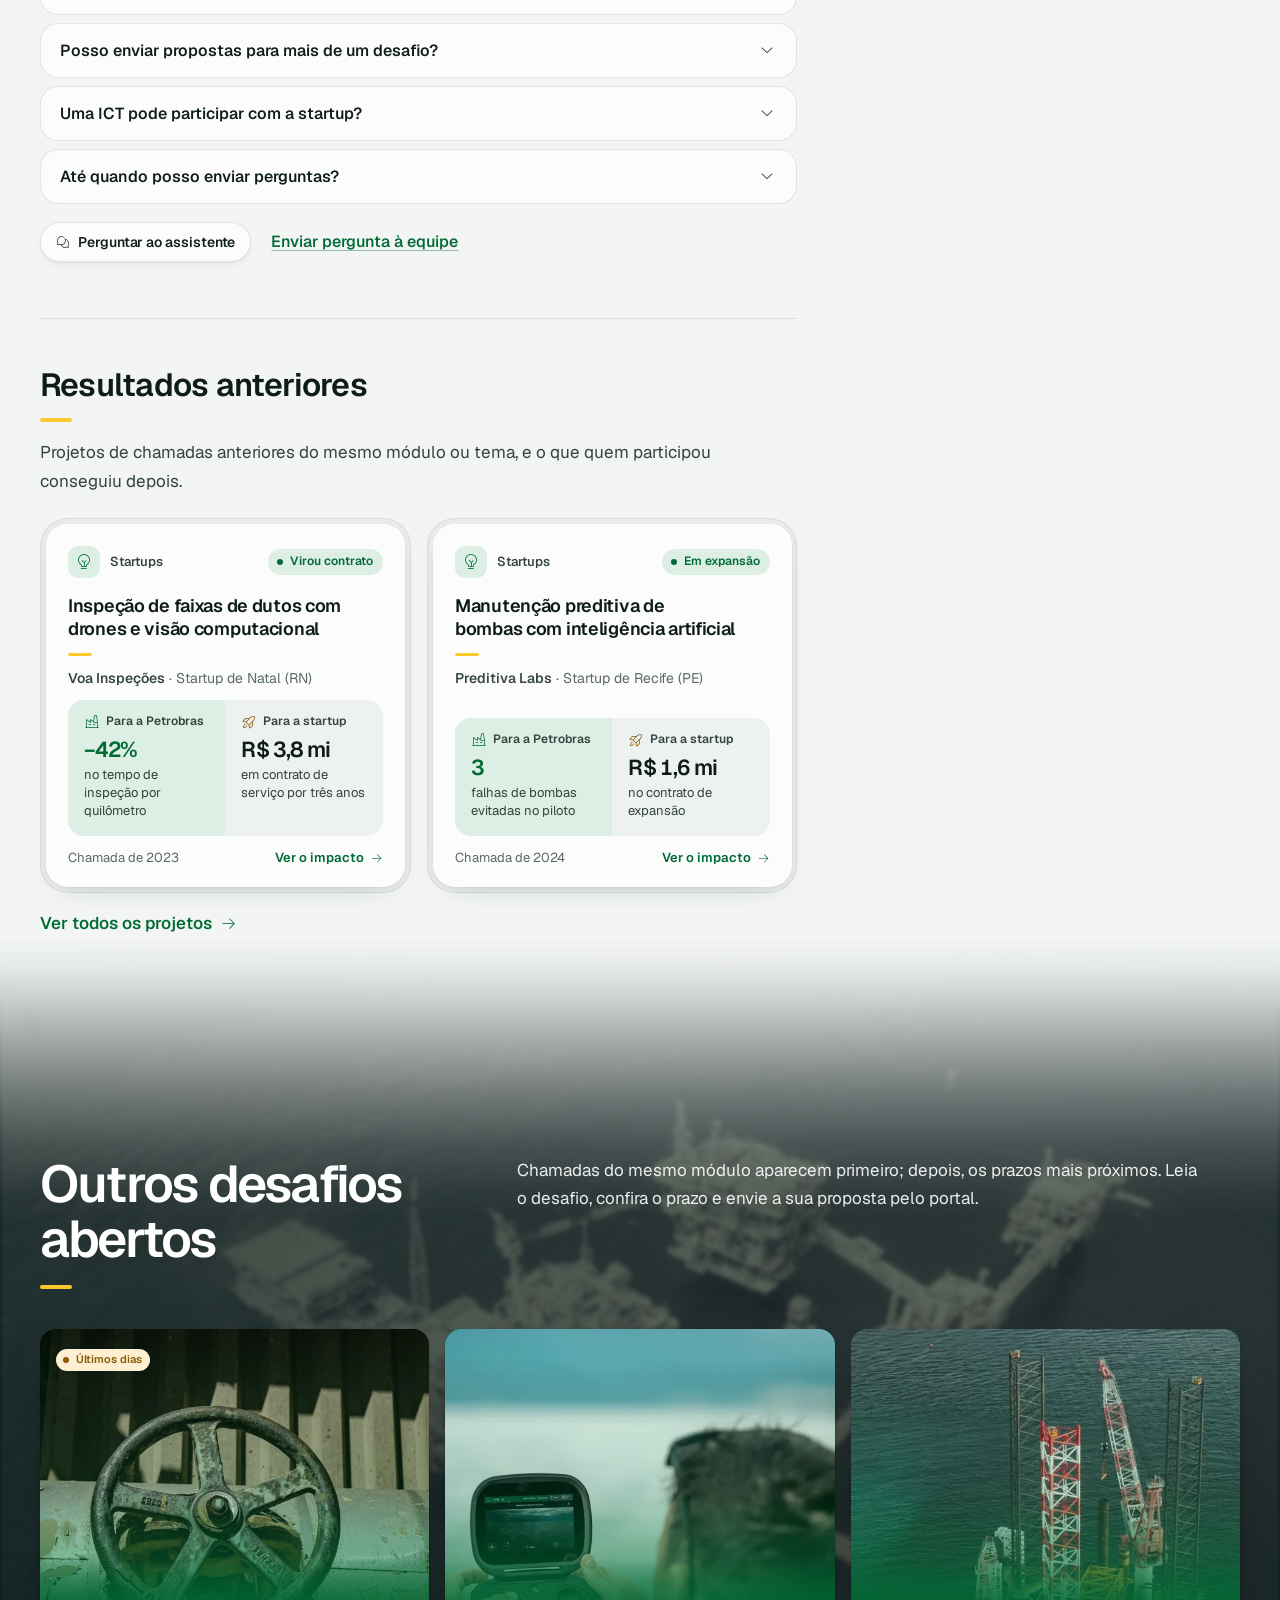
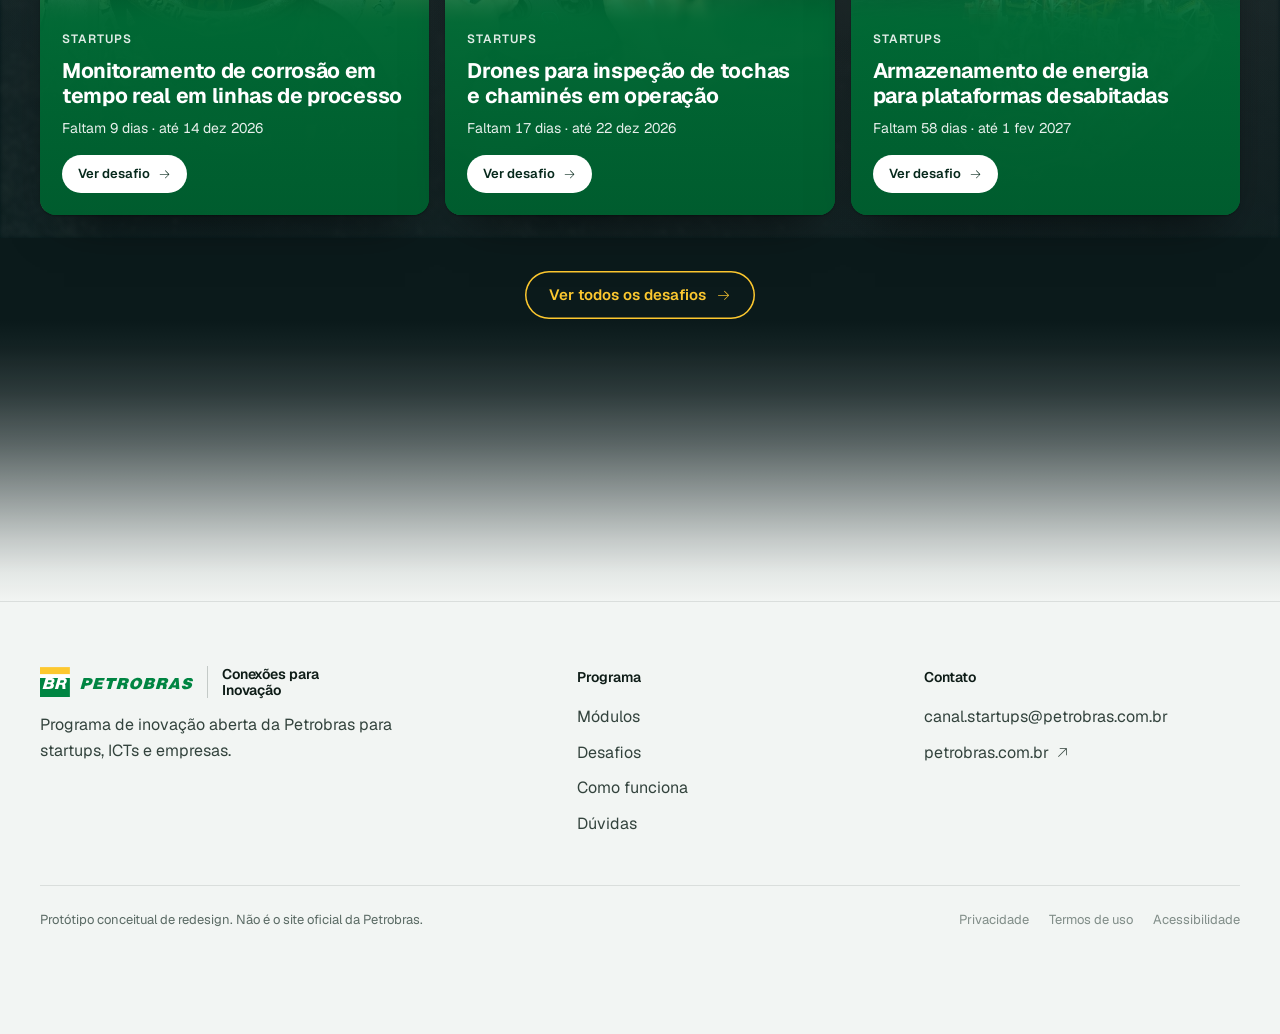
<file: desafio.html>
<!doctype html>
<html lang="pt-BR">
<head>
  <meta charset="utf-8">
  <meta name="viewport" content="width=device-width, initial-scale=1, viewport-fit=cover">
  <title>Desafio · Conexões para Inovação · Protótipo</title>
  <meta name="description" content="Detalhes, prazos e critérios de um desafio do programa Petrobras Conexões para Inovação (protótipo).">
  <meta name="robots" content="noindex">
  <meta name="color-scheme" content="light">
  <meta name="theme-color" content="#f2f5f3">
  <meta property="og:type" content="website">
  <meta property="og:title" content="Desafio · Conexões para Inovação · Protótipo">
  <meta property="og:description" content="Detalhes, prazos e critérios de um desafio do programa Petrobras Conexões para Inovação (protótipo).">
  <meta property="og:image" content="assets/media/og-image.jpg">
  <link rel="icon" href="assets/favicon.svg" type="image/svg+xml">
  <link rel="preload" href="assets/fonts/Geist-Variable.woff2" as="font" type="font/woff2" crossorigin>
  <link rel="stylesheet" href="assets/icons/phosphor/light.css">
  <link rel="stylesheet" href="assets/css/styles.css">
  <script>
    (function () {
      var d = document.documentElement;
      d.classList.add("js");
      try {
        var f = localStorage.getItem("ci-font");
        if (f && f !== "100") d.style.fontSize = f + "%";
      } catch (e) {}
    })();
  </script>
</head>
<body data-page="desafio">
  <a class="skip-link" href="#conteudo">Pular para o conteúdo</a>
  <span class="top-sentinel" aria-hidden="true" data-top-sentinel></span>

  <header class="site-header site-header--hero" data-nav data-state="top" data-look="bar">
    <div class="topbar">
      <div class="topbar__inner">
        <p class="topbar__where">Você está em: <strong>Conexões para Inovação</strong></p>
        <nav class="topbar__links" aria-label="Outros sites da Petrobras">
          <span class="topbar__label">Acesse também:</span>
          <a href="https://petrobras.com.br/" target="_blank" rel="noopener">Site Petrobras</a>
          <a href="https://transparencia.petrobras.com.br/" target="_blank" rel="noopener">Acesso à informação</a>
          <a href="https://www.investidorpetrobras.com.br/" target="_blank" rel="noopener">Investidores</a>
          <a href="https://agencia.petrobras.com.br/" target="_blank" rel="noopener">Imprensa</a>
          <a href="https://canalfornecedor.petrobras.com.br/" target="_blank" rel="noopener">Fornecedores</a>
        </nav>
        <div class="topbar__font" role="group" aria-label="Tamanho do texto">
          <button type="button" data-font-step="-1" aria-label="Diminuir o texto">A-</button>
          <span data-font-label>100%</span>
          <button type="button" data-font-step="1" aria-label="Aumentar o texto">A+</button>
        </div>
      </div>
    </div>
    <div class="mainbar">
      <a class="brand" href="index.html" aria-label="Petrobras Conexões para Inovação, página inicial">
        <img class="brand__logo" src="assets/brand/petrobras-horizontal.svg" alt="" width="133" height="26">
        <span class="brand__name">Conexões para<br>Inovação</span>
      </a>
      <nav class="nav" aria-label="Principal">
        <ul class="nav__links">
          <li><a class="nav__link" href="index.html#modulos">Módulos</a></li>
          <li><a class="nav__link" href="desafios.html" aria-current="page">Desafios</a></li>
          <li><a class="nav__link" href="index.html#como-funciona">Como funciona</a></li>
          <li><a class="nav__link" href="index.html#duvidas">Dúvidas</a></li>
        </ul>
        <a class="nav__search" href="desafios.html?buscar=1" aria-label="Buscar desafios"><i class="ph-light ph-magnifying-glass" aria-hidden="true"></i></a>
        <a class="btn btn--primary btn--sm nav__signin" href="entrar.html">Entrar</a>
        <button class="nav__toggle" type="button" aria-expanded="false" aria-controls="menu" aria-label="Abrir menu"><span></span><span></span></button>
      </nav>
    </div>
  </header>

  <div class="menu" id="menu" inert>
    <ul class="menu__links">
      <li><a href="index.html#modulos">Módulos</a></li>
      <li><a href="desafios.html">Desafios</a></li>
      <li><a href="index.html#como-funciona">Como funciona</a></li>
      <li><a href="index.html#duvidas">Dúvidas</a></li>
      <li><a href="entrar.html">Entrar</a></li>
    </ul>
    <div class="menu__foot small">
      <span>Dúvidas sobre o programa</span>
      <a class="text-link" href="mailto:canal.startups@petrobras.com.br">canal.startups@petrobras.com.br</a>
    </div>
  </div>

  <main id="conteudo" data-detail>
    <div class="dhero dhero--skeleton" aria-hidden="true">
      <div class="container dhero__body"><div class="dhero__content">
        <span class="skel skel--dark skel--pill"></span>
        <span class="skel skel--dark skel--title"></span><span class="skel skel--dark skel--title-2"></span>
        <span class="skel skel--dark skel--text"></span><span class="skel skel--dark skel--text-2"></span>
      </div></div>
    </div>
    <noscript><div class="container"><p class="lead">Ative o JavaScript para ver os detalhes do desafio.</p></div></noscript>
  </main>

  <footer class="footer">
    <div class="container">
      <div class="footer__grid">
        <div class="footer__brand">
          <a class="brand brand--footer" href="index.html" aria-label="Petrobras Conexões para Inovação, página inicial">
            <img class="brand__logo" src="assets/brand/petrobras-horizontal.svg" alt="" width="153" height="30" loading="lazy">
            <span class="brand__name">Conexões para<br>Inovação</span>
          </a>
          <p>Programa de inovação aberta da Petrobras para startups, ICTs e empresas.</p>
        </div>
        <nav aria-labelledby="f-programa">
          <h2 id="f-programa">Programa</h2>
          <ul class="footer__links">
            <li><a href="index.html#modulos">Módulos</a></li>
            <li><a href="desafios.html">Desafios</a></li>
            <li><a href="index.html#como-funciona">Como funciona</a></li>
            <li><a href="index.html#duvidas">Dúvidas</a></li>
          </ul>
        </nav>
        <div>
          <h2>Contato</h2>
          <ul class="footer__links">
            <li><a href="mailto:canal.startups@petrobras.com.br">canal.startups@petrobras.com.br</a></li>
            <li><a href="https://petrobras.com.br" target="_blank" rel="noopener">petrobras.com.br <i class="ph-light ph-arrow-up-right" aria-hidden="true"></i></a></li>
          </ul>
        </div>
      </div>
      <div class="footer__bottom">
        <p>Protótipo conceitual de redesign. Não é o site oficial da Petrobras.</p>
        <ul class="footer__legal">
          <li><span class="is-disabled" aria-disabled="true" title="Disponível na versão final">Privacidade</span></li>
          <li><span class="is-disabled" aria-disabled="true" title="Disponível na versão final">Termos de uso</span></li>
          <li><span class="is-disabled" aria-disabled="true" title="Disponível na versão final">Acessibilidade</span></li>
        </ul>
      </div>
    </div>
  </footer>

  <div class="toast-region" aria-live="polite" data-toasts></div>

  <script src="assets/js/data.js"></script>
  <script src="assets/js/app.js"></script>
  <script src="assets/js/assistente.js"></script>
</body>
</html>
</file>
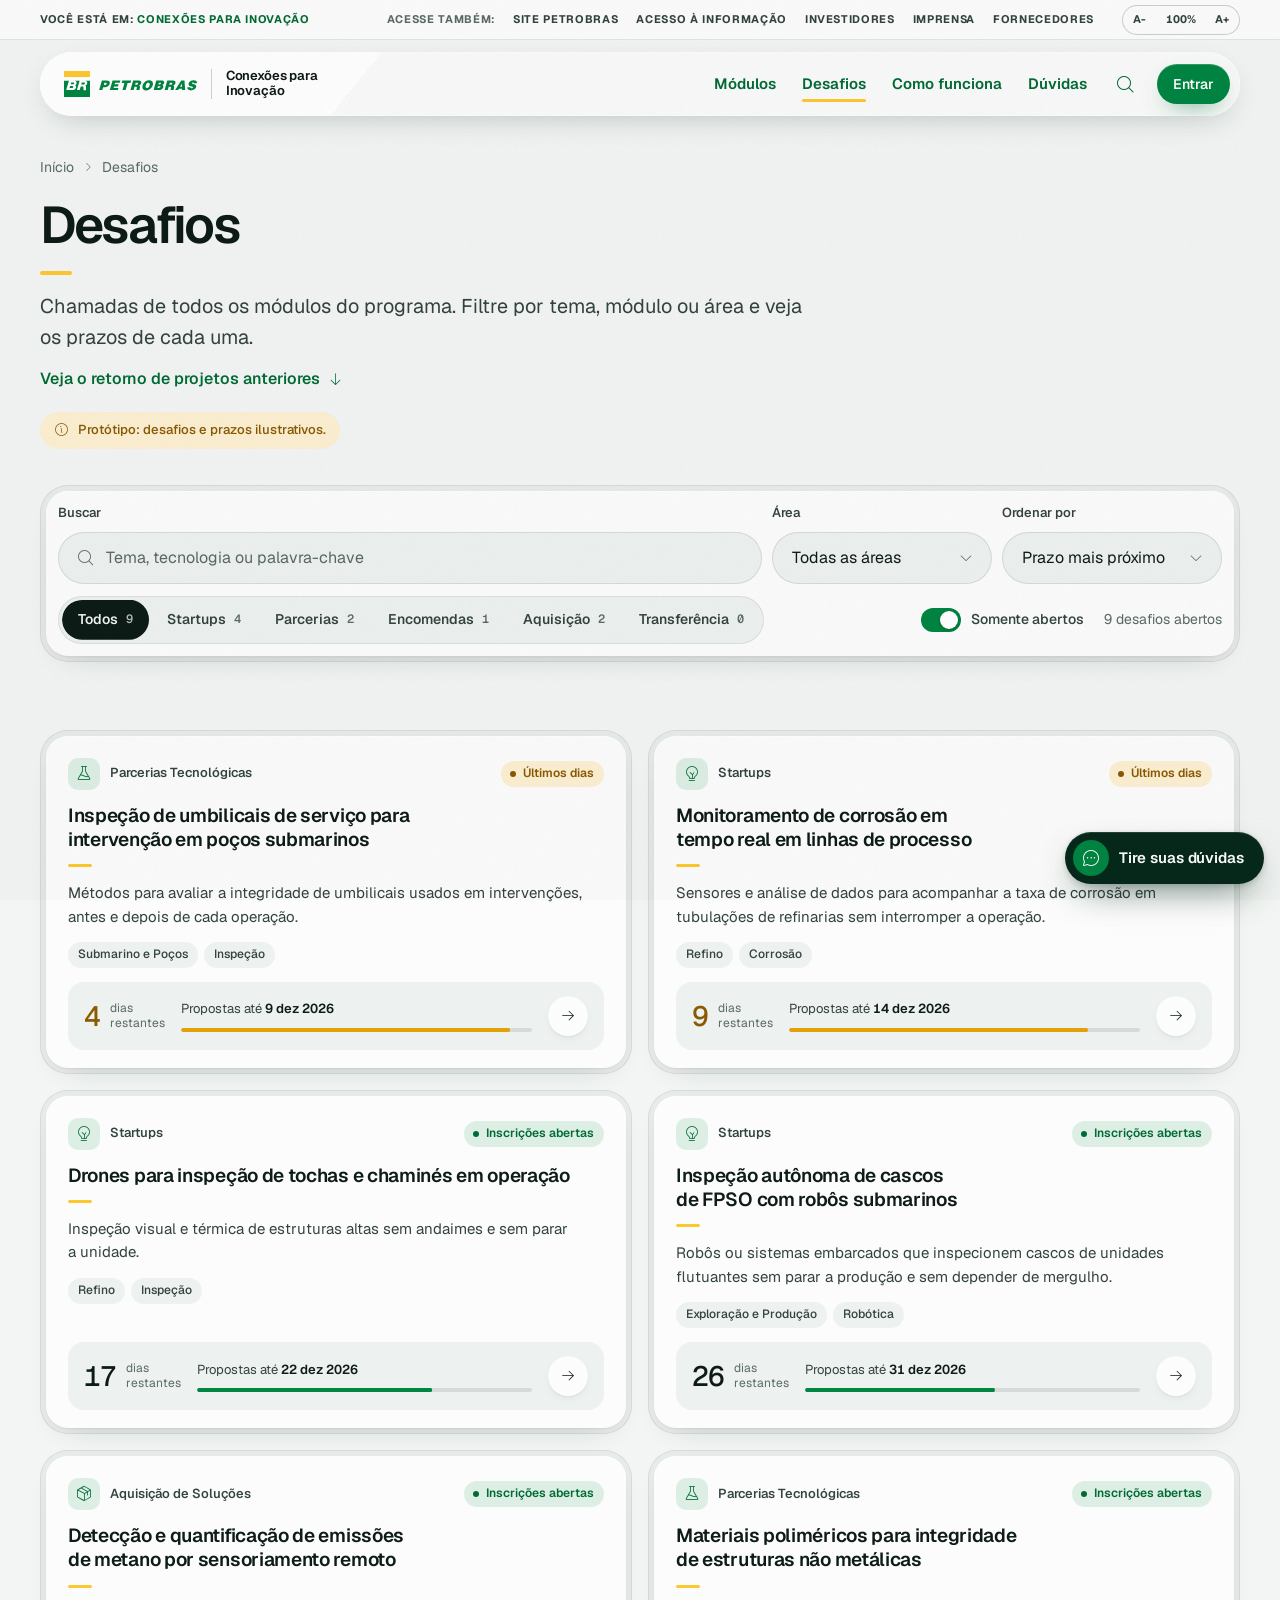
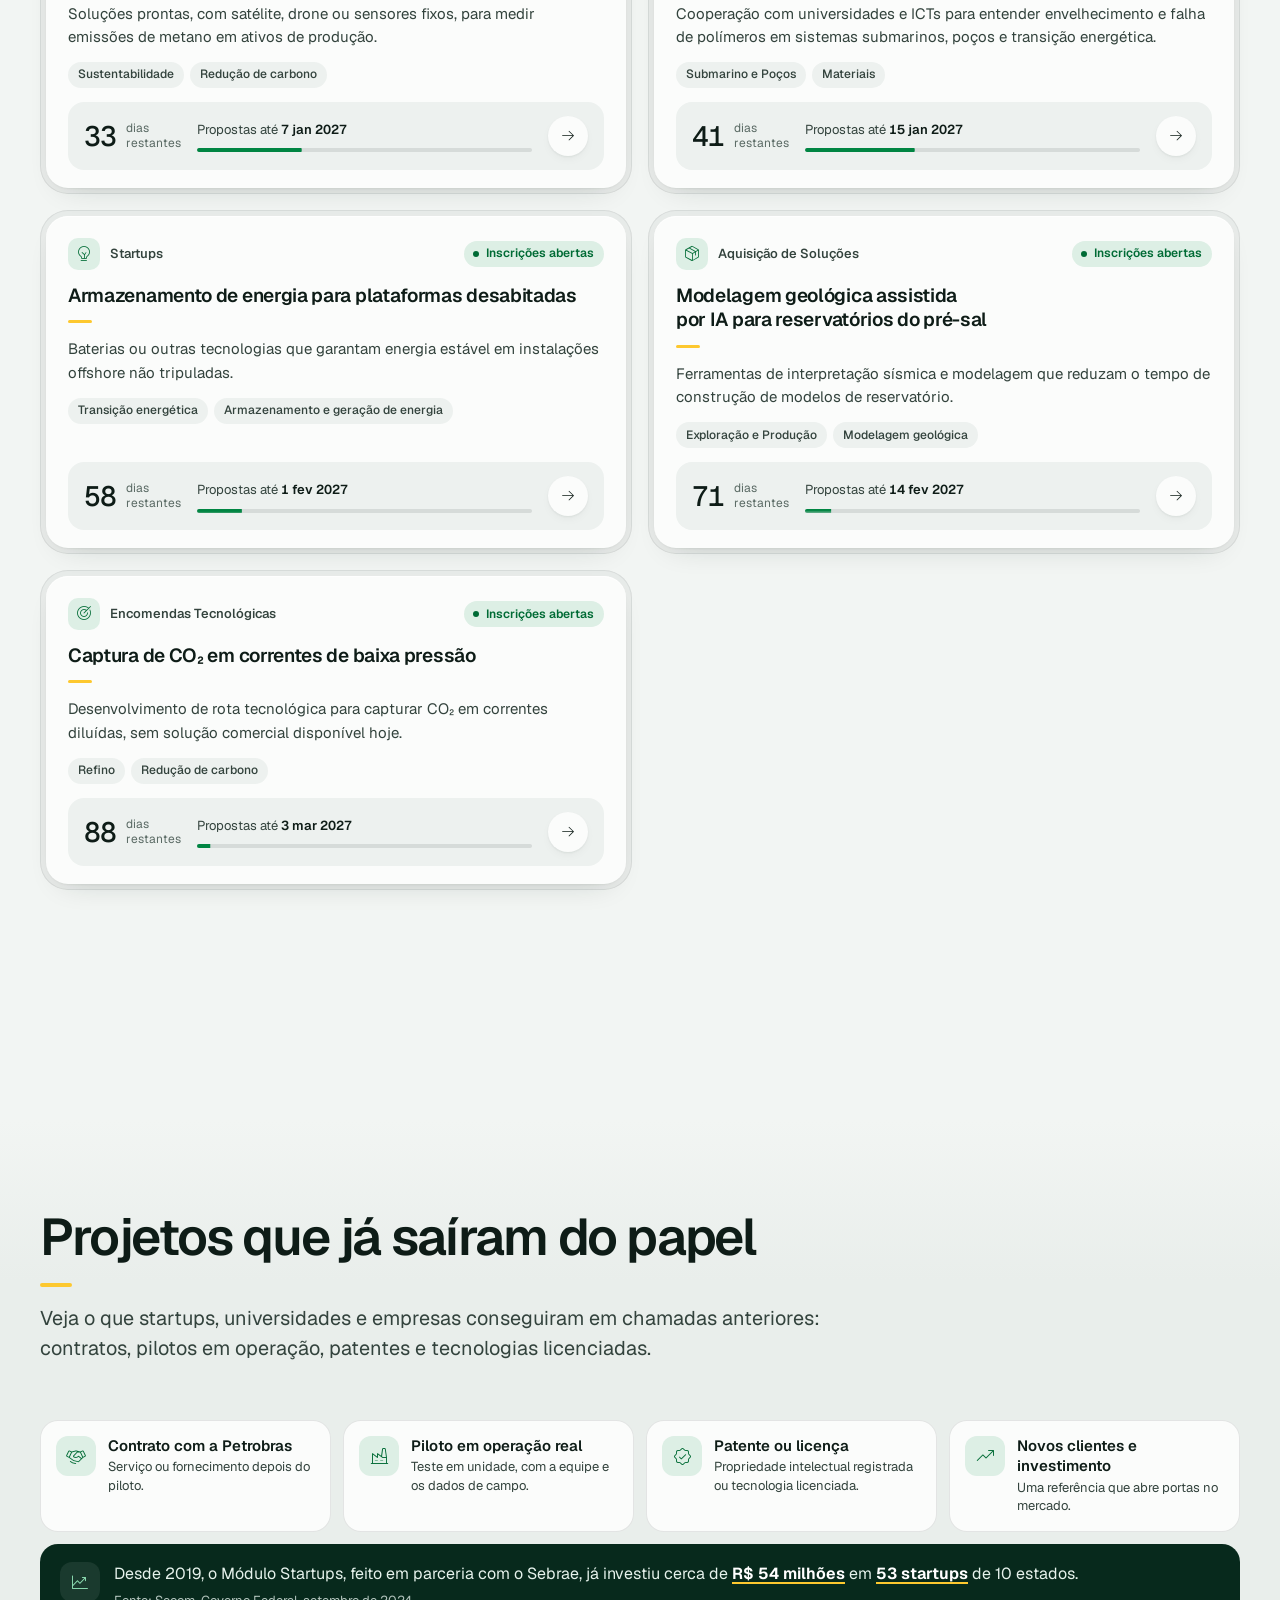
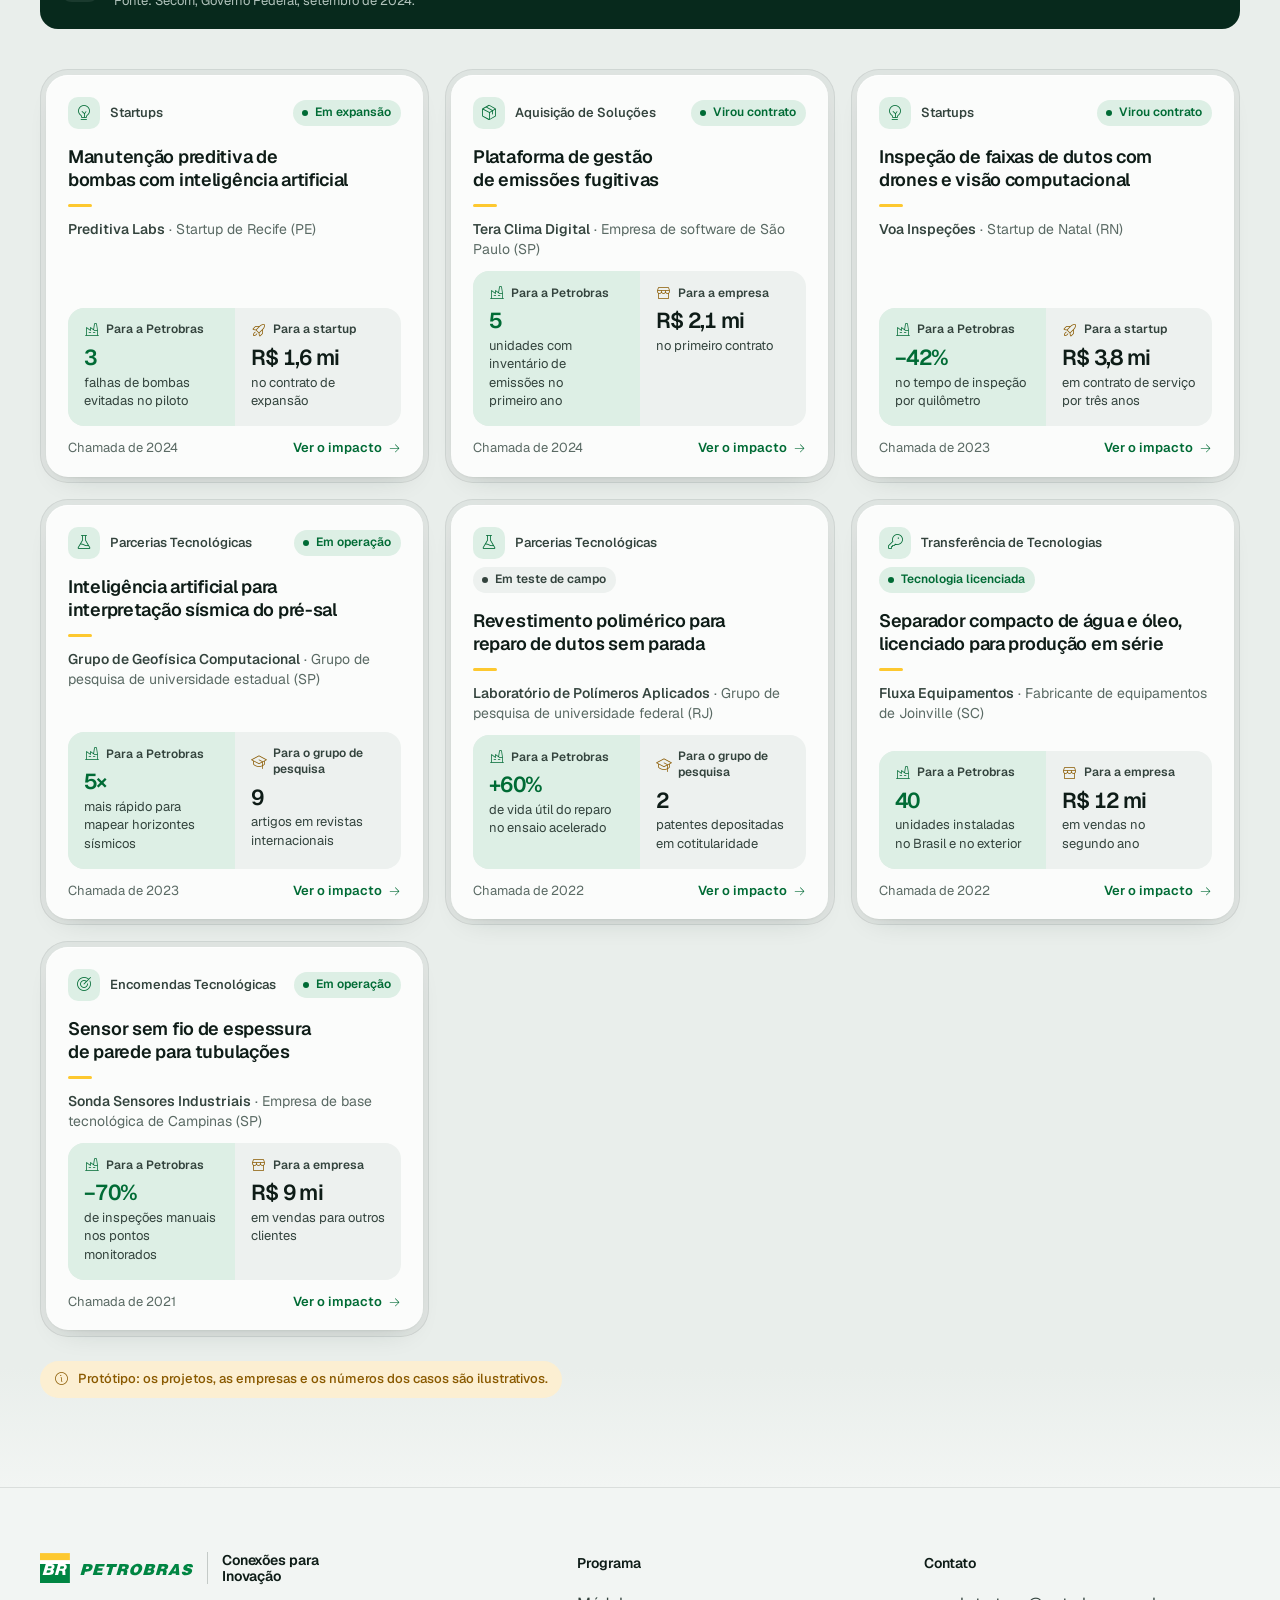
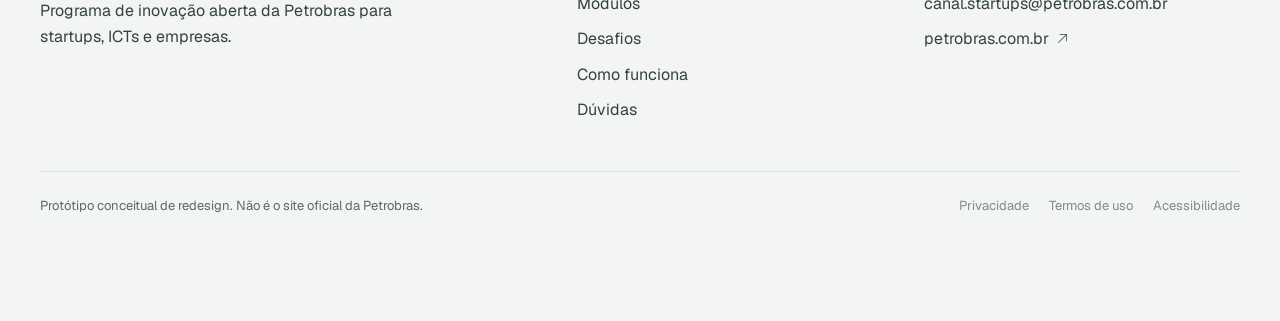
<file: desafios.html>
<!doctype html>
<html lang="pt-BR">
<head>
  <meta charset="utf-8">
  <meta name="viewport" content="width=device-width, initial-scale=1, viewport-fit=cover">
  <title>Desafios · Conexões para Inovação · Protótipo</title>
  <meta name="description" content="Desafios tecnológicos abertos e encerrados do programa Petrobras Conexões para Inovação (protótipo).">
  <meta name="robots" content="noindex">
  <meta name="color-scheme" content="light">
  <meta name="theme-color" content="#f2f5f3">
  <meta property="og:type" content="website">
  <meta property="og:title" content="Desafios · Conexões para Inovação · Protótipo">
  <meta property="og:description" content="Desafios tecnológicos abertos e encerrados do programa Petrobras Conexões para Inovação (protótipo).">
  <meta property="og:image" content="assets/media/og-image.jpg">
  <link rel="icon" href="assets/favicon.svg" type="image/svg+xml">
  <link rel="preload" href="assets/fonts/Geist-Variable.woff2" as="font" type="font/woff2" crossorigin>
  <link rel="stylesheet" href="assets/icons/phosphor/light.css">
  <link rel="stylesheet" href="assets/css/styles.css">
  <script>
    (function () {
      var d = document.documentElement;
      d.classList.add("js");
      try {
        var f = localStorage.getItem("ci-font");
        if (f && f !== "100") d.style.fontSize = f + "%";
      } catch (e) {}
    })();
  </script>
</head>
<body data-page="desafios">
  <a class="skip-link" href="#conteudo">Pular para o conteúdo</a>
  <span class="top-sentinel" aria-hidden="true" data-top-sentinel></span>

  <header class="site-header" data-nav data-state="top">
    <div class="topbar">
      <div class="topbar__inner">
        <p class="topbar__where">Você está em: <strong>Conexões para Inovação</strong></p>
        <nav class="topbar__links" aria-label="Outros sites da Petrobras">
          <span class="topbar__label">Acesse também:</span>
          <a href="https://petrobras.com.br/" target="_blank" rel="noopener">Site Petrobras</a>
          <a href="https://transparencia.petrobras.com.br/" target="_blank" rel="noopener">Acesso à informação</a>
          <a href="https://www.investidorpetrobras.com.br/" target="_blank" rel="noopener">Investidores</a>
          <a href="https://agencia.petrobras.com.br/" target="_blank" rel="noopener">Imprensa</a>
          <a href="https://canalfornecedor.petrobras.com.br/" target="_blank" rel="noopener">Fornecedores</a>
        </nav>
        <div class="topbar__font" role="group" aria-label="Tamanho do texto">
          <button type="button" data-font-step="-1" aria-label="Diminuir o texto">A-</button>
          <span data-font-label>100%</span>
          <button type="button" data-font-step="1" aria-label="Aumentar o texto">A+</button>
        </div>
      </div>
    </div>
    <div class="mainbar">
      <a class="brand" href="index.html" aria-label="Petrobras Conexões para Inovação, página inicial">
        <img class="brand__logo" src="assets/brand/petrobras-horizontal.svg" alt="" width="133" height="26">
        <span class="brand__name">Conexões para<br>Inovação</span>
      </a>
      <nav class="nav" aria-label="Principal">
        <ul class="nav__links">
          <li><a class="nav__link" href="index.html#modulos">Módulos</a></li>
          <li><a class="nav__link" href="desafios.html" aria-current="page">Desafios</a></li>
          <li><a class="nav__link" href="index.html#como-funciona">Como funciona</a></li>
          <li><a class="nav__link" href="index.html#duvidas">Dúvidas</a></li>
        </ul>
        <a class="nav__search" href="desafios.html?buscar=1" aria-label="Buscar desafios"><i class="ph-light ph-magnifying-glass" aria-hidden="true"></i></a>
        <a class="btn btn--primary btn--sm nav__signin" href="entrar.html">Entrar</a>
        <button class="nav__toggle" type="button" aria-expanded="false" aria-controls="menu" aria-label="Abrir menu"><span></span><span></span></button>
      </nav>
    </div>
  </header>

  <div class="menu" id="menu" inert>
    <ul class="menu__links">
      <li><a href="index.html#modulos">Módulos</a></li>
      <li><a href="desafios.html">Desafios</a></li>
      <li><a href="index.html#como-funciona">Como funciona</a></li>
      <li><a href="index.html#duvidas">Dúvidas</a></li>
      <li><a href="entrar.html">Entrar</a></li>
    </ul>
    <div class="menu__foot small">
      <span>Dúvidas sobre o programa</span>
      <a class="text-link" href="mailto:canal.startups@petrobras.com.br">canal.startups@petrobras.com.br</a>
    </div>
  </div>

  <main id="conteudo" data-listing>
    <div class="container">
      <header class="page-head">
        <nav aria-label="Trilha de navegação">
          <ol class="crumbs">
            <li><a href="index.html">Início</a></li>
            <li aria-hidden="true"><i class="ph-light ph-caret-right"></i></li>
            <li><span aria-current="page">Desafios</span></li>
          </ol>
        </nav>
        <h1 class="title-xl">Desafios</h1>
        <p class="lead">Chamadas de todos os módulos do programa. Filtre por tema, módulo ou área e veja os prazos de cada uma.</p>
        <p class="page-head__more"><a class="link-arrow" href="#projetos">Veja o retorno de projetos anteriores <i class="ph-light ph-arrow-down" aria-hidden="true"></i></a></p>
        <p class="proto-note"><i class="ph-light ph-info" aria-hidden="true"></i>Protótipo: desafios e prazos ilustrativos.</p>
      </header>

      <form class="shell toolbar" data-filters role="search" aria-label="Filtrar desafios">
        <div class="core">
          <div class="toolbar__row">
            <div class="field">
              <label class="field__label" for="f-q">Buscar</label>
              <div class="control">
                <i class="ph-light ph-magnifying-glass" aria-hidden="true"></i>
                <input class="input" id="f-q" name="q" type="search" placeholder="Tema, tecnologia ou palavra-chave" autocomplete="off">
                <button class="input-action" type="button" data-clear-q aria-label="Limpar busca" hidden><i class="ph-light ph-x" aria-hidden="true"></i></button>
              </div>
            </div>
            <div class="field">
              <label class="field__label" for="f-area">Área</label>
              <div class="control control--select">
                <select class="select" id="f-area" name="area">
                  <option value="">Todas as áreas</option>
                </select>
                <i class="ph-light ph-caret-down" aria-hidden="true"></i>
              </div>
            </div>
            <div class="field">
              <label class="field__label" for="f-ordem">Ordenar por</label>
              <div class="control control--select">
                <select class="select" id="f-ordem" name="ordem">
                  <option value="prazo">Prazo mais próximo</option>
                  <option value="recentes">Publicados recentemente</option>
                </select>
                <i class="ph-light ph-caret-down" aria-hidden="true"></i>
              </div>
            </div>
          </div>
          <div class="toolbar__row--2">
            <div class="seg" data-seg="listing" role="group" aria-label="Filtrar por módulo">
              <div class="seg__inner">
                <div class="seg__track">
                  <button class="seg__btn" type="button" data-value="" aria-pressed="true">Todos <span class="seg__count"></span></button>
                  <button class="seg__btn" type="button" data-value="startups" aria-pressed="false">Startups <span class="seg__count"></span></button>
                  <button class="seg__btn" type="button" data-value="parcerias" aria-pressed="false">Parcerias <span class="seg__count"></span></button>
                  <button class="seg__btn" type="button" data-value="encomendas" aria-pressed="false">Encomendas <span class="seg__count"></span></button>
                  <button class="seg__btn" type="button" data-value="aquisicao" aria-pressed="false">Aquisição <span class="seg__count"></span></button>
                  <button class="seg__btn" type="button" data-value="transferencia" aria-pressed="false">Transferência <span class="seg__count"></span></button>
                </div>
                <div class="seg__active" aria-hidden="true"></div>
              </div>
            </div>
            <div class="toolbar__meta">
              <label class="switch"><input type="checkbox" id="f-abertos" checked> Somente abertos</label>
              <p class="results-count" data-count aria-live="polite"></p>
            </div>
          </div>
        </div>
      </form>

      <section aria-labelledby="resultados-title" class="section section--flush-top">
        <h2 class="visually-hidden" id="resultados-title">Resultados</h2>
        <div class="cards" data-list></div>
      </section>
    </div>

    <!-- Projetos de chamadas anteriores: o retorno de quem já participou -->
    <section class="results-band" id="projetos" aria-labelledby="projetos-title">
      <div class="container">
        <header class="section-head results-band__head">
          <h2 class="title-xl" id="projetos-title">Projetos que já saíram do papel</h2>
          <p class="lead">Veja o que startups, universidades e empresas conseguiram em chamadas anteriores: contratos, pilotos em operação, patentes e tecnologias licenciadas.</p>
        </header>
        <ul class="returns">
          <li><span class="returns__icon" aria-hidden="true"><i class="ph-light ph-handshake"></i></span><strong>Contrato com a Petrobras</strong><span>Serviço ou fornecimento depois do piloto.</span></li>
          <li><span class="returns__icon" aria-hidden="true"><i class="ph-light ph-factory"></i></span><strong>Piloto em operação real</strong><span>Teste em unidade, com a equipe e os dados de campo.</span></li>
          <li><span class="returns__icon" aria-hidden="true"><i class="ph-light ph-seal-check"></i></span><strong>Patente ou licença</strong><span>Propriedade intelectual registrada ou tecnologia licenciada.</span></li>
          <li><span class="returns__icon" aria-hidden="true"><i class="ph-light ph-trend-up"></i></span><strong>Novos clientes e investimento</strong><span>Uma referência que abre portas no mercado.</span></li>
        </ul>
        <p class="results-band__fact"><span class="results-band__fact-icon" aria-hidden="true"><i class="ph-light ph-chart-line-up"></i></span><span>Desde 2019, o Módulo Startups, feito em parceria com o Sebrae, já investiu cerca de <strong>R$ 54 milhões</strong> em <strong>53 startups</strong> de 10 estados. <span class="results-band__source">Fonte: Secom, Governo Federal, setembro de 2024.</span></span></p>
        <p class="cases-note" data-cases-note hidden></p>
        <div class="cases" data-cases></div>
        <p class="proto-note"><i class="ph-light ph-info" aria-hidden="true"></i>Protótipo: os projetos, as empresas e os números dos casos são ilustrativos.</p>
      </div>
    </section>
  </main>

  <footer class="footer">
    <div class="container">
      <div class="footer__grid">
        <div class="footer__brand">
          <a class="brand brand--footer" href="index.html" aria-label="Petrobras Conexões para Inovação, página inicial">
            <img class="brand__logo" src="assets/brand/petrobras-horizontal.svg" alt="" width="153" height="30" loading="lazy">
            <span class="brand__name">Conexões para<br>Inovação</span>
          </a>
          <p>Programa de inovação aberta da Petrobras para startups, ICTs e empresas.</p>
        </div>
        <nav aria-labelledby="f-programa">
          <h2 id="f-programa">Programa</h2>
          <ul class="footer__links">
            <li><a href="index.html#modulos">Módulos</a></li>
            <li><a href="desafios.html">Desafios</a></li>
            <li><a href="index.html#como-funciona">Como funciona</a></li>
            <li><a href="index.html#duvidas">Dúvidas</a></li>
          </ul>
        </nav>
        <div>
          <h2>Contato</h2>
          <ul class="footer__links">
            <li><a href="mailto:canal.startups@petrobras.com.br">canal.startups@petrobras.com.br</a></li>
            <li><a href="https://petrobras.com.br" target="_blank" rel="noopener">petrobras.com.br <i class="ph-light ph-arrow-up-right" aria-hidden="true"></i></a></li>
          </ul>
        </div>
      </div>
      <div class="footer__bottom">
        <p>Protótipo conceitual de redesign. Não é o site oficial da Petrobras.</p>
        <ul class="footer__legal">
          <li><span class="is-disabled" aria-disabled="true" title="Disponível na versão final">Privacidade</span></li>
          <li><span class="is-disabled" aria-disabled="true" title="Disponível na versão final">Termos de uso</span></li>
          <li><span class="is-disabled" aria-disabled="true" title="Disponível na versão final">Acessibilidade</span></li>
        </ul>
      </div>
    </div>
  </footer>

  <div class="toast-region" aria-live="polite" data-toasts></div>

  <script src="assets/js/data.js"></script>
  <script src="assets/js/app.js"></script>
  <script src="assets/js/assistente.js"></script>
</body>
</html>
</file>
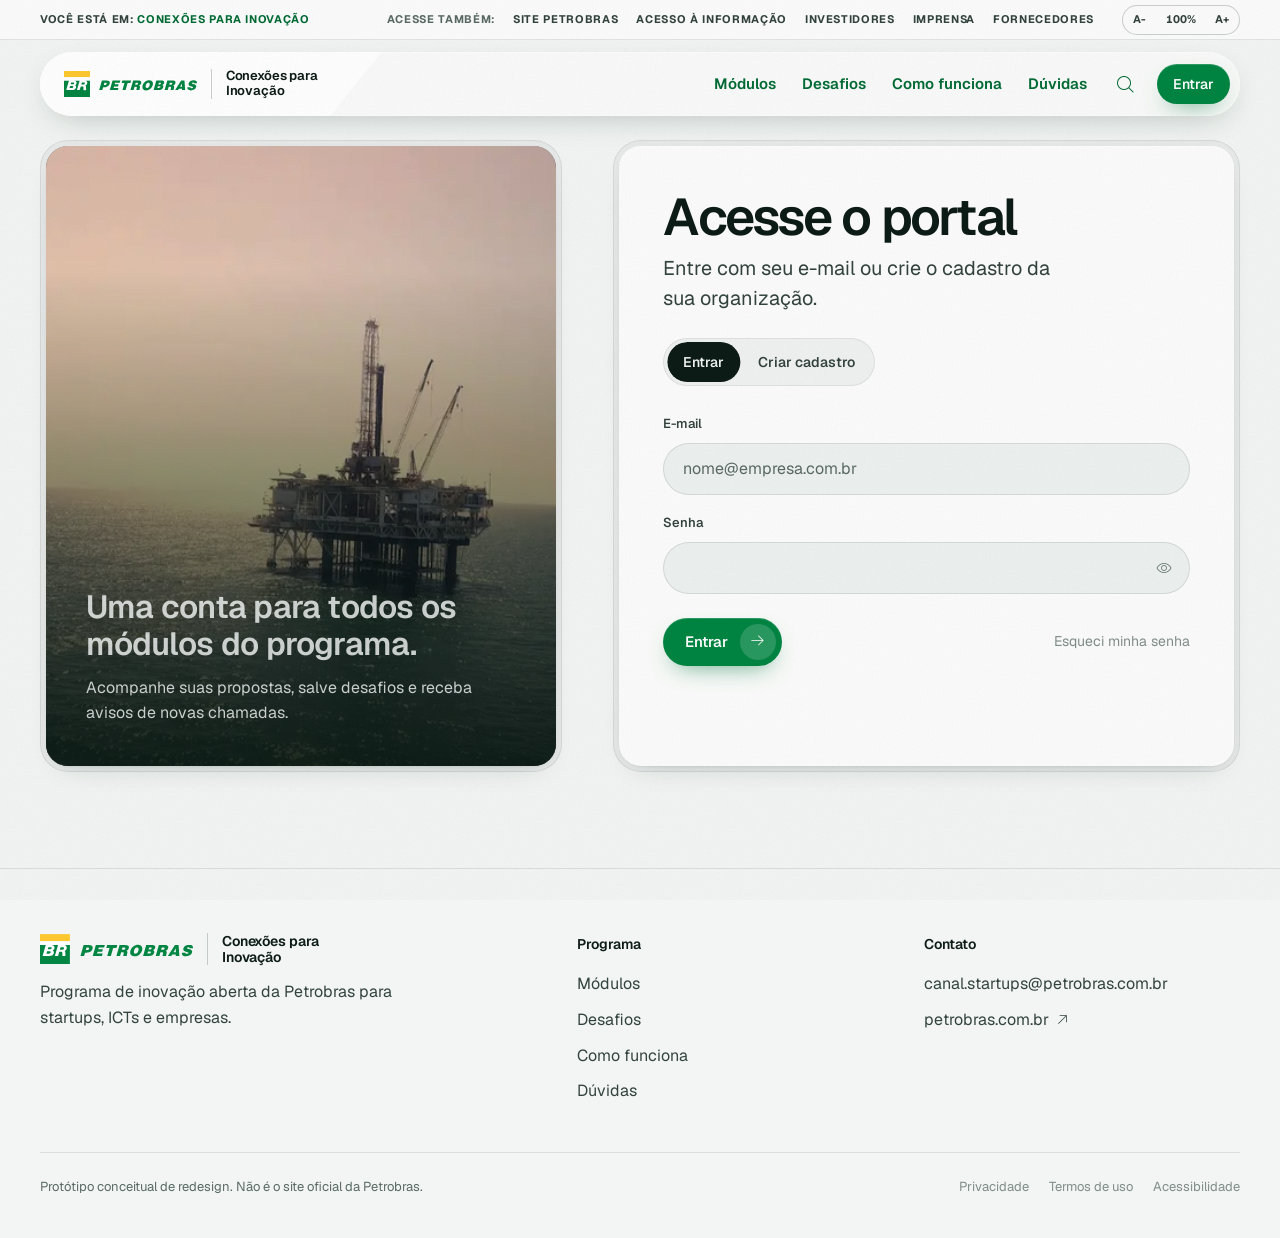
<file: entrar.html>
<!doctype html>
<html lang="pt-BR">
<head>
  <meta charset="utf-8">
  <meta name="viewport" content="width=device-width, initial-scale=1, viewport-fit=cover">
  <title>Entrar · Conexões para Inovação · Protótipo</title>
  <meta name="description" content="Acesso e cadastro no portal Petrobras Conexões para Inovação (protótipo).">
  <meta name="robots" content="noindex">
  <meta name="color-scheme" content="light">
  <meta name="theme-color" content="#f2f5f3">
  <meta property="og:type" content="website">
  <meta property="og:title" content="Entrar · Conexões para Inovação · Protótipo">
  <meta property="og:description" content="Acesso e cadastro no portal Petrobras Conexões para Inovação (protótipo).">
  <meta property="og:image" content="assets/media/og-image.jpg">
  <link rel="icon" href="assets/favicon.svg" type="image/svg+xml">
  <link rel="preload" href="assets/fonts/Geist-Variable.woff2" as="font" type="font/woff2" crossorigin>
  <link rel="stylesheet" href="assets/icons/phosphor/light.css">
  <link rel="stylesheet" href="assets/css/styles.css">
  <script>
    (function () {
      var d = document.documentElement;
      d.classList.add("js");
      try {
        var f = localStorage.getItem("ci-font");
        if (f && f !== "100") d.style.fontSize = f + "%";
      } catch (e) {}
    })();
  </script>
</head>
<body data-page="entrar">
  <a class="skip-link" href="#conteudo">Pular para o conteúdo</a>
  <span class="top-sentinel" aria-hidden="true" data-top-sentinel></span>

  <header class="site-header" data-nav data-state="top">
    <div class="topbar">
      <div class="topbar__inner">
        <p class="topbar__where">Você está em: <strong>Conexões para Inovação</strong></p>
        <nav class="topbar__links" aria-label="Outros sites da Petrobras">
          <span class="topbar__label">Acesse também:</span>
          <a href="https://petrobras.com.br/" target="_blank" rel="noopener">Site Petrobras</a>
          <a href="https://transparencia.petrobras.com.br/" target="_blank" rel="noopener">Acesso à informação</a>
          <a href="https://www.investidorpetrobras.com.br/" target="_blank" rel="noopener">Investidores</a>
          <a href="https://agencia.petrobras.com.br/" target="_blank" rel="noopener">Imprensa</a>
          <a href="https://canalfornecedor.petrobras.com.br/" target="_blank" rel="noopener">Fornecedores</a>
        </nav>
        <div class="topbar__font" role="group" aria-label="Tamanho do texto">
          <button type="button" data-font-step="-1" aria-label="Diminuir o texto">A-</button>
          <span data-font-label>100%</span>
          <button type="button" data-font-step="1" aria-label="Aumentar o texto">A+</button>
        </div>
      </div>
    </div>
    <div class="mainbar">
      <a class="brand" href="index.html" aria-label="Petrobras Conexões para Inovação, página inicial">
        <img class="brand__logo" src="assets/brand/petrobras-horizontal.svg" alt="" width="133" height="26">
        <span class="brand__name">Conexões para<br>Inovação</span>
      </a>
      <nav class="nav" aria-label="Principal">
        <ul class="nav__links">
          <li><a class="nav__link" href="index.html#modulos">Módulos</a></li>
          <li><a class="nav__link" href="desafios.html">Desafios</a></li>
          <li><a class="nav__link" href="index.html#como-funciona">Como funciona</a></li>
          <li><a class="nav__link" href="index.html#duvidas">Dúvidas</a></li>
        </ul>
        <a class="nav__search" href="desafios.html?buscar=1" aria-label="Buscar desafios"><i class="ph-light ph-magnifying-glass" aria-hidden="true"></i></a>
        <a class="btn btn--primary btn--sm nav__signin" href="entrar.html" aria-current="page">Entrar</a>
        <button class="nav__toggle" type="button" aria-expanded="false" aria-controls="menu" aria-label="Abrir menu"><span></span><span></span></button>
      </nav>
    </div>
  </header>

  <div class="menu" id="menu" inert>
    <ul class="menu__links">
      <li><a href="index.html#modulos">Módulos</a></li>
      <li><a href="desafios.html">Desafios</a></li>
      <li><a href="index.html#como-funciona">Como funciona</a></li>
      <li><a href="index.html#duvidas">Dúvidas</a></li>
      <li><a href="entrar.html">Entrar</a></li>
    </ul>
    <div class="menu__foot small">
      <span>Dúvidas sobre o programa</span>
      <a class="text-link" href="mailto:canal.startups@petrobras.com.br">canal.startups@petrobras.com.br</a>
    </div>
  </div>

  <main id="conteudo">
    <div class="container auth" data-auth>
      <div class="shell auth__media">
        <div class="core">
          <img src="assets/media/poster-1600.webp" srcset="assets/media/poster-960.webp 960w, assets/media/poster-1600.webp 1600w" sizes="(max-width: 899px) 100vw, 45vw" alt="" width="1600" height="900">
          <div class="auth__media-text">
            <p class="title-lg">Uma conta para todos os módulos do programa.</p>
            <p>Acompanhe suas propostas, salve desafios e receba avisos de novas chamadas.</p>
          </div>
        </div>
      </div>

      <div class="shell auth__panel">
        <div class="core">
          <h1 class="title-xl">Acesse o portal</h1>
          <p class="lead">Entre com seu e-mail ou crie o cadastro da sua organização.</p>
          <p class="proto-note" data-auth-note hidden><i class="ph-light ph-info" aria-hidden="true"></i>Entre para enviar sua proposta ao desafio.</p>

          <div class="seg tabs" data-seg="auth" role="group" aria-label="Escolher entre entrar e criar cadastro">
            <div class="seg__inner">
              <div class="seg__track">
                <button class="seg__btn" type="button" data-value="entrar" aria-pressed="true" aria-controls="painel-entrar">Entrar</button>
                <button class="seg__btn" type="button" data-value="cadastro" aria-pressed="false" aria-controls="painel-cadastro">Criar cadastro</button>
              </div>
              <div class="seg__active" aria-hidden="true"></div>
            </div>
          </div>

          <div id="painel-entrar">
            <form class="auth-form" data-auth-form="entrar" novalidate>
              <div class="field">
                <label class="field__label" for="l-email">E-mail</label>
                <input class="input" id="l-email" type="email" autocomplete="email" placeholder="nome@empresa.com.br" aria-describedby="l-email-err">
                <p class="field__error" id="l-email-err" hidden></p>
              </div>
              <div class="field">
                <label class="field__label" for="l-senha">Senha</label>
                <div class="control">
                  <input class="input" id="l-senha" type="password" autocomplete="current-password" aria-describedby="l-senha-err">
                  <button class="input-action" type="button" data-toggle-password aria-controls="l-senha" aria-pressed="false" aria-label="Mostrar senha"><i class="ph-light ph-eye" aria-hidden="true"></i></button>
                </div>
                <p class="field__error" id="l-senha-err" hidden></p>
              </div>
              <div class="auth-form__foot">
                <button class="btn btn--primary btn--icon" type="submit">
                  <span class="btn__label">Entrar</span>
                  <span class="btn__icon"><i class="ph-light ph-arrow-right" aria-hidden="true"></i></span>
                </button>
                <span class="small is-disabled" aria-disabled="true" title="Disponível na versão final">Esqueci minha senha</span>
              </div>
            </form>
            <div class="auth-success" data-auth-success role="status" tabindex="-1" hidden>
              <span class="state__icon"><i class="ph-light ph-check" aria-hidden="true"></i></span>
              <h2 class="title-md">Login simulado como <span data-auth-email></span></h2>
              <p class="small" data-auth-next></p>
              <a class="btn btn--secondary btn--sm" data-auth-go href="desafios.html">Continuar</a>
            </div>
          </div>

          <div id="painel-cadastro" hidden>
            <form class="auth-form" data-auth-form="cadastro" novalidate>
              <div class="auth-form__row">
                <div class="field">
                  <label class="field__label" for="c-tipo">Tipo de organização</label>
                  <div class="control control--select">
                    <select class="select" id="c-tipo" aria-describedby="c-tipo-err">
                      <option value="">Selecione</option>
                      <option value="startup">Startup ou pequena empresa</option>
                      <option value="ict">Universidade ou ICT</option>
                      <option value="empresa">Empresa de médio ou grande porte</option>
                    </select>
                    <i class="ph-light ph-caret-down" aria-hidden="true"></i>
                  </div>
                  <p class="field__error" id="c-tipo-err" hidden></p>
                </div>
                <div class="field">
                  <label class="field__label" for="c-cnpj">CNPJ</label>
                  <input class="input mono" id="c-cnpj" inputmode="text" autocomplete="off" placeholder="00.000.000/0000-00" aria-describedby="c-cnpj-help c-cnpj-err">
                  <p class="field__help" id="c-cnpj-help">Aceita o formato numérico e o alfanumérico.</p>
                  <p class="field__error" id="c-cnpj-err" hidden></p>
                </div>
              </div>
              <div class="field">
                <label class="field__label" for="c-org">Nome da organização</label>
                <input class="input" id="c-org" autocomplete="organization" aria-describedby="c-org-err">
                <p class="field__error" id="c-org-err" hidden></p>
              </div>
              <div class="auth-form__row">
                <div class="field">
                  <label class="field__label" for="c-nome">Seu nome</label>
                  <input class="input" id="c-nome" autocomplete="name" aria-describedby="c-nome-err">
                  <p class="field__error" id="c-nome-err" hidden></p>
                </div>
                <div class="field">
                  <label class="field__label" for="c-email">E-mail</label>
                  <input class="input" id="c-email" type="email" autocomplete="email" placeholder="nome@empresa.com.br" aria-describedby="c-email-err">
                  <p class="field__error" id="c-email-err" hidden></p>
                </div>
              </div>
              <div class="field">
                <label class="field__label" for="c-senha">Senha</label>
                <div class="control">
                  <input class="input" id="c-senha" type="password" autocomplete="new-password" aria-describedby="c-senha-help c-senha-err">
                  <button class="input-action" type="button" data-toggle-password aria-controls="c-senha" aria-pressed="false" aria-label="Mostrar senha"><i class="ph-light ph-eye" aria-hidden="true"></i></button>
                </div>
                <p class="field__help" id="c-senha-help">Pelo menos 8 caracteres, com letras e números.</p>
                <p class="field__error" id="c-senha-err" hidden></p>
              </div>
              <div class="field check-wrap">
                <label class="check"><input type="checkbox" id="c-termos" aria-describedby="c-termos-err"><span>Li e aceito os termos de uso e a política de privacidade do portal.</span></label>
                <p class="field__error" id="c-termos-err" hidden></p>
              </div>
              <div class="auth-form__foot">
                <button class="btn btn--primary btn--icon" type="submit">
                  <span class="btn__label">Criar cadastro</span>
                  <span class="btn__icon"><i class="ph-light ph-arrow-right" aria-hidden="true"></i></span>
                </button>
              </div>
            </form>
            <div class="auth-success" data-auth-success role="status" tabindex="-1" hidden>
              <span class="state__icon"><i class="ph-light ph-check" aria-hidden="true"></i></span>
              <h2 class="title-md">Cadastro simulado para <span data-auth-email></span></h2>
              <p class="small">Na versão final, enviaríamos um e-mail de confirmação para ativar a conta.</p>
              <a class="btn btn--secondary btn--sm" data-auth-go href="desafios.html">Ver desafios</a>
            </div>
          </div>
        </div>
      </div>
    </div>
  </main>

  <footer class="footer">
    <div class="container">
      <div class="footer__grid">
        <div class="footer__brand">
          <a class="brand brand--footer" href="index.html" aria-label="Petrobras Conexões para Inovação, página inicial">
            <img class="brand__logo" src="assets/brand/petrobras-horizontal.svg" alt="" width="153" height="30" loading="lazy">
            <span class="brand__name">Conexões para<br>Inovação</span>
          </a>
          <p>Programa de inovação aberta da Petrobras para startups, ICTs e empresas.</p>
        </div>
        <nav aria-labelledby="f-programa">
          <h2 id="f-programa">Programa</h2>
          <ul class="footer__links">
            <li><a href="index.html#modulos">Módulos</a></li>
            <li><a href="desafios.html">Desafios</a></li>
            <li><a href="index.html#como-funciona">Como funciona</a></li>
            <li><a href="index.html#duvidas">Dúvidas</a></li>
          </ul>
        </nav>
        <div>
          <h2>Contato</h2>
          <ul class="footer__links">
            <li><a href="mailto:canal.startups@petrobras.com.br">canal.startups@petrobras.com.br</a></li>
            <li><a href="https://petrobras.com.br" target="_blank" rel="noopener">petrobras.com.br <i class="ph-light ph-arrow-up-right" aria-hidden="true"></i></a></li>
          </ul>
        </div>
      </div>
      <div class="footer__bottom">
        <p>Protótipo conceitual de redesign. Não é o site oficial da Petrobras.</p>
        <ul class="footer__legal">
          <li><span class="is-disabled" aria-disabled="true" title="Disponível na versão final">Privacidade</span></li>
          <li><span class="is-disabled" aria-disabled="true" title="Disponível na versão final">Termos de uso</span></li>
          <li><span class="is-disabled" aria-disabled="true" title="Disponível na versão final">Acessibilidade</span></li>
        </ul>
      </div>
    </div>
  </footer>

  <div class="toast-region" aria-live="polite" data-toasts></div>

  <script src="assets/js/data.js"></script>
  <script src="assets/js/app.js"></script>
</body>
</html>
</file>
<file: assets/icons/phosphor/light.css>
@font-face {
  font-family: "Phosphor-Light";
  src: url("./Phosphor-Light.woff2") format("woff2");
  font-weight: normal;
  font-style: normal;
  font-display: block;
}

.ph-light {
  /* use !important to prevent issues with browser extensions that change fonts */
  font-family: "Phosphor-Light" !important;
  speak: never;
  font-style: normal;
  font-weight: normal;
  font-variant: normal;
  text-transform: none;
  line-height: 1;

  /* Enable Ligatures ================ */
  letter-spacing: 0;
  -webkit-font-feature-settings: "liga";
  -moz-font-feature-settings: "liga=1";
  -moz-font-feature-settings: "liga";
  -ms-font-feature-settings: "liga" 1;
  font-feature-settings: "liga";
  -webkit-font-variant-ligatures: discretionary-ligatures;
  font-variant-ligatures: discretionary-ligatures;

  /* Better Font Rendering =========== */
  -webkit-font-smoothing: antialiased;
  -moz-osx-font-smoothing: grayscale;
}

.ph-light.ph-acorn:before {
  content: "\eb9a";
}
.ph-light.ph-address-book:before {
  content: "\e6f8";
}
.ph-light.ph-address-book-tabs:before {
  content: "\ee4e";
}
.ph-light.ph-air-traffic-control:before {
  content: "\ecd8";
}
.ph-light.ph-airplane:before {
  content: "\e002";
}
.ph-light.ph-airplane-in-flight:before {
  content: "\e4fe";
}
.ph-light.ph-airplane-landing:before {
  content: "\e502";
}
.ph-light.ph-airplane-takeoff:before {
  content: "\e504";
}
.ph-light.ph-airplane-taxiing:before {
  content: "\e500";
}
.ph-light.ph-airplane-tilt:before {
  content: "\e5d6";
}
.ph-light.ph-airplay:before {
  content: "\e004";
}
.ph-light.ph-alarm:before {
  content: "\e006";
}
.ph-light.ph-alien:before {
  content: "\e8a6";
}
.ph-light.ph-align-bottom:before {
  content: "\e506";
}
.ph-light.ph-align-bottom-simple:before {
  content: "\eb0c";
}
.ph-light.ph-align-center-horizontal:before {
  content: "\e50a";
}
.ph-light.ph-align-center-horizontal-simple:before {
  content: "\eb0e";
}
.ph-light.ph-align-center-vertical:before {
  content: "\e50c";
}
.ph-light.ph-align-center-vertical-simple:before {
  content: "\eb10";
}
.ph-light.ph-align-left:before {
  content: "\e50e";
}
.ph-light.ph-align-left-simple:before {
  content: "\eaee";
}
.ph-light.ph-align-right:before {
  content: "\e510";
}
.ph-light.ph-align-right-simple:before {
  content: "\eb12";
}
.ph-light.ph-align-top:before {
  content: "\e512";
}
.ph-light.ph-align-top-simple:before {
  content: "\eb14";
}
.ph-light.ph-amazon-logo:before {
  content: "\e96c";
}
.ph-light.ph-ambulance:before {
  content: "\e572";
}
.ph-light.ph-anchor:before {
  content: "\e514";
}
.ph-light.ph-anchor-simple:before {
  content: "\e5d8";
}
.ph-light.ph-android-logo:before {
  content: "\e008";
}
.ph-light.ph-angle:before {
  content: "\e7bc";
}
.ph-light.ph-angular-logo:before {
  content: "\eb80";
}
.ph-light.ph-aperture:before {
  content: "\e00a";
}
.ph-light.ph-app-store-logo:before {
  content: "\e974";
}
.ph-light.ph-app-window:before {
  content: "\e5da";
}
.ph-light.ph-apple-logo:before {
  content: "\e516";
}
.ph-light.ph-apple-podcasts-logo:before {
  content: "\eb96";
}
.ph-light.ph-approximate-equals:before {
  content: "\edaa";
}
.ph-light.ph-archive:before {
  content: "\e00c";
}
.ph-light.ph-armchair:before {
  content: "\e012";
}
.ph-light.ph-arrow-arc-left:before {
  content: "\e014";
}
.ph-light.ph-arrow-arc-right:before {
  content: "\e016";
}
.ph-light.ph-arrow-bend-double-up-left:before {
  content: "\e03a";
}
.ph-light.ph-arrow-bend-double-up-right:before {
  content: "\e03c";
}
.ph-light.ph-arrow-bend-down-left:before {
  content: "\e018";
}
.ph-light.ph-arrow-bend-down-right:before {
  content: "\e01a";
}
.ph-light.ph-arrow-bend-left-down:before {
  content: "\e01c";
}
.ph-light.ph-arrow-bend-left-up:before {
  content: "\e01e";
}
.ph-light.ph-arrow-bend-right-down:before {
  content: "\e020";
}
.ph-light.ph-arrow-bend-right-up:before {
  content: "\e022";
}
.ph-light.ph-arrow-bend-up-left:before {
  content: "\e024";
}
.ph-light.ph-arrow-bend-up-right:before {
  content: "\e026";
}
.ph-light.ph-arrow-circle-down:before {
  content: "\e028";
}
.ph-light.ph-arrow-circle-down-left:before {
  content: "\e02a";
}
.ph-light.ph-arrow-circle-down-right:before {
  content: "\e02c";
}
.ph-light.ph-arrow-circle-left:before {
  content: "\e05a";
}
.ph-light.ph-arrow-circle-right:before {
  content: "\e02e";
}
.ph-light.ph-arrow-circle-up:before {
  content: "\e030";
}
.ph-light.ph-arrow-circle-up-left:before {
  content: "\e032";
}
.ph-light.ph-arrow-circle-up-right:before {
  content: "\e034";
}
.ph-light.ph-arrow-clockwise:before {
  content: "\e036";
}
.ph-light.ph-arrow-counter-clockwise:before {
  content: "\e038";
}
.ph-light.ph-arrow-down:before {
  content: "\e03e";
}
.ph-light.ph-arrow-down-left:before {
  content: "\e040";
}
.ph-light.ph-arrow-down-right:before {
  content: "\e042";
}
.ph-light.ph-arrow-elbow-down-left:before {
  content: "\e044";
}
.ph-light.ph-arrow-elbow-down-right:before {
  content: "\e046";
}
.ph-light.ph-arrow-elbow-left:before {
  content: "\e048";
}
.ph-light.ph-arrow-elbow-left-down:before {
  content: "\e04a";
}
.ph-light.ph-arrow-elbow-left-up:before {
  content: "\e04c";
}
.ph-light.ph-arrow-elbow-right:before {
  content: "\e04e";
}
.ph-light.ph-arrow-elbow-right-down:before {
  content: "\e050";
}
.ph-light.ph-arrow-elbow-right-up:before {
  content: "\e052";
}
.ph-light.ph-arrow-elbow-up-left:before {
  content: "\e054";
}
.ph-light.ph-arrow-elbow-up-right:before {
  content: "\e056";
}
.ph-light.ph-arrow-fat-down:before {
  content: "\e518";
}
.ph-light.ph-arrow-fat-left:before {
  content: "\e51a";
}
.ph-light.ph-arrow-fat-line-down:before {
  content: "\e51c";
}
.ph-light.ph-arrow-fat-line-left:before {
  content: "\e51e";
}
.ph-light.ph-arrow-fat-line-right:before {
  content: "\e520";
}
.ph-light.ph-arrow-fat-line-up:before {
  content: "\e522";
}
.ph-light.ph-arrow-fat-lines-down:before {
  content: "\e524";
}
.ph-light.ph-arrow-fat-lines-left:before {
  content: "\e526";
}
.ph-light.ph-arrow-fat-lines-right:before {
  content: "\e528";
}
.ph-light.ph-arrow-fat-lines-up:before {
  content: "\e52a";
}
.ph-light.ph-arrow-fat-right:before {
  content: "\e52c";
}
.ph-light.ph-arrow-fat-up:before {
  content: "\e52e";
}
.ph-light.ph-arrow-left:before {
  content: "\e058";
}
.ph-light.ph-arrow-line-down:before {
  content: "\e05c";
}
.ph-light.ph-arrow-line-down-left:before {
  content: "\e05e";
}
.ph-light.ph-arrow-line-down-right:before {
  content: "\e060";
}
.ph-light.ph-arrow-line-left:before {
  content: "\e062";
}
.ph-light.ph-arrow-line-right:before {
  content: "\e064";
}
.ph-light.ph-arrow-line-up:before {
  content: "\e066";
}
.ph-light.ph-arrow-line-up-left:before {
  content: "\e068";
}
.ph-light.ph-arrow-line-up-right:before {
  content: "\e06a";
}
.ph-light.ph-arrow-right:before {
  content: "\e06c";
}
.ph-light.ph-arrow-square-down:before {
  content: "\e06e";
}
.ph-light.ph-arrow-square-down-left:before {
  content: "\e070";
}
.ph-light.ph-arrow-square-down-right:before {
  content: "\e072";
}
.ph-light.ph-arrow-square-in:before {
  content: "\e5dc";
}
.ph-light.ph-arrow-square-left:before {
  content: "\e074";
}
.ph-light.ph-arrow-square-out:before {
  content: "\e5de";
}
.ph-light.ph-arrow-square-right:before {
  content: "\e076";
}
.ph-light.ph-arrow-square-up:before {
  content: "\e078";
}
.ph-light.ph-arrow-square-up-left:before {
  content: "\e07a";
}
.ph-light.ph-arrow-square-up-right:before {
  content: "\e07c";
}
.ph-light.ph-arrow-u-down-left:before {
  content: "\e07e";
}
.ph-light.ph-arrow-u-down-right:before {
  content: "\e080";
}
.ph-light.ph-arrow-u-left-down:before {
  content: "\e082";
}
.ph-light.ph-arrow-u-left-up:before {
  content: "\e084";
}
.ph-light.ph-arrow-u-right-down:before {
  content: "\e086";
}
.ph-light.ph-arrow-u-right-up:before {
  content: "\e088";
}
.ph-light.ph-arrow-u-up-left:before {
  content: "\e08a";
}
.ph-light.ph-arrow-u-up-right:before {
  content: "\e08c";
}
.ph-light.ph-arrow-up:before {
  content: "\e08e";
}
.ph-light.ph-arrow-up-left:before {
  content: "\e090";
}
.ph-light.ph-arrow-up-right:before {
  content: "\e092";
}
.ph-light.ph-arrows-clockwise:before {
  content: "\e094";
}
.ph-light.ph-arrows-counter-clockwise:before {
  content: "\e096";
}
.ph-light.ph-arrows-down-up:before {
  content: "\e098";
}
.ph-light.ph-arrows-horizontal:before {
  content: "\eb06";
}
.ph-light.ph-arrows-in:before {
  content: "\e09a";
}
.ph-light.ph-arrows-in-cardinal:before {
  content: "\e09c";
}
.ph-light.ph-arrows-in-line-horizontal:before {
  content: "\e530";
}
.ph-light.ph-arrows-in-line-vertical:before {
  content: "\e532";
}
.ph-light.ph-arrows-in-simple:before {
  content: "\e09e";
}
.ph-light.ph-arrows-left-right:before {
  content: "\e0a0";
}
.ph-light.ph-arrows-merge:before {
  content: "\ed3e";
}
.ph-light.ph-arrows-out:before {
  content: "\e0a2";
}
.ph-light.ph-arrows-out-cardinal:before {
  content: "\e0a4";
}
.ph-light.ph-arrows-out-line-horizontal:before {
  content: "\e534";
}
.ph-light.ph-arrows-out-line-vertical:before {
  content: "\e536";
}
.ph-light.ph-arrows-out-simple:before {
  content: "\e0a6";
}
.ph-light.ph-arrows-split:before {
  content: "\ed3c";
}
.ph-light.ph-arrows-vertical:before {
  content: "\eb04";
}
.ph-light.ph-article:before {
  content: "\e0a8";
}
.ph-light.ph-article-medium:before {
  content: "\e5e0";
}
.ph-light.ph-article-ny-times:before {
  content: "\e5e2";
}
.ph-light.ph-asclepius:before {
  content: "\ee34";
}
.ph-light.ph-caduceus:before {
  content: "\ee34";
}
.ph-light.ph-asterisk:before {
  content: "\e0aa";
}
.ph-light.ph-asterisk-simple:before {
  content: "\e832";
}
.ph-light.ph-at:before {
  content: "\e0ac";
}
.ph-light.ph-atom:before {
  content: "\e5e4";
}
.ph-light.ph-avocado:before {
  content: "\ee04";
}
.ph-light.ph-axe:before {
  content: "\e9fc";
}
.ph-light.ph-baby:before {
  content: "\e774";
}
.ph-light.ph-baby-carriage:before {
  content: "\e818";
}
.ph-light.ph-backpack:before {
  content: "\e922";
}
.ph-light.ph-backspace:before {
  content: "\e0ae";
}
.ph-light.ph-bag:before {
  content: "\e0b0";
}
.ph-light.ph-bag-simple:before {
  content: "\e5e6";
}
.ph-light.ph-balloon:before {
  content: "\e76c";
}
.ph-light.ph-bandaids:before {
  content: "\e0b2";
}
.ph-light.ph-bank:before {
  content: "\e0b4";
}
.ph-light.ph-barbell:before {
  content: "\e0b6";
}
.ph-light.ph-barcode:before {
  content: "\e0b8";
}
.ph-light.ph-barn:before {
  content: "\ec72";
}
.ph-light.ph-barricade:before {
  content: "\e948";
}
.ph-light.ph-baseball:before {
  content: "\e71a";
}
.ph-light.ph-baseball-cap:before {
  content: "\ea28";
}
.ph-light.ph-baseball-helmet:before {
  content: "\ee4a";
}
.ph-light.ph-basket:before {
  content: "\e964";
}
.ph-light.ph-basketball:before {
  content: "\e724";
}
.ph-light.ph-bathtub:before {
  content: "\e81e";
}
.ph-light.ph-battery-charging:before {
  content: "\e0ba";
}
.ph-light.ph-battery-charging-vertical:before {
  content: "\e0bc";
}
.ph-light.ph-battery-empty:before {
  content: "\e0be";
}
.ph-light.ph-battery-full:before {
  content: "\e0c0";
}
.ph-light.ph-battery-high:before {
  content: "\e0c2";
}
.ph-light.ph-battery-low:before {
  content: "\e0c4";
}
.ph-light.ph-battery-medium:before {
  content: "\e0c6";
}
.ph-light.ph-battery-plus:before {
  content: "\e808";
}
.ph-light.ph-battery-plus-vertical:before {
  content: "\ec50";
}
.ph-light.ph-battery-vertical-empty:before {
  content: "\e7c6";
}
.ph-light.ph-battery-vertical-full:before {
  content: "\e7c4";
}
.ph-light.ph-battery-vertical-high:before {
  content: "\e7c2";
}
.ph-light.ph-battery-vertical-low:before {
  content: "\e7be";
}
.ph-light.ph-battery-vertical-medium:before {
  content: "\e7c0";
}
.ph-light.ph-battery-warning:before {
  content: "\e0c8";
}
.ph-light.ph-battery-warning-vertical:before {
  content: "\e0ca";
}
.ph-light.ph-beach-ball:before {
  content: "\ed24";
}
.ph-light.ph-beanie:before {
  content: "\ea2a";
}
.ph-light.ph-bed:before {
  content: "\e0cc";
}
.ph-light.ph-beer-bottle:before {
  content: "\e7b0";
}
.ph-light.ph-beer-stein:before {
  content: "\eb62";
}
.ph-light.ph-behance-logo:before {
  content: "\e7f4";
}
.ph-light.ph-bell:before {
  content: "\e0ce";
}
.ph-light.ph-bell-ringing:before {
  content: "\e5e8";
}
.ph-light.ph-bell-simple:before {
  content: "\e0d0";
}
.ph-light.ph-bell-simple-ringing:before {
  content: "\e5ea";
}
.ph-light.ph-bell-simple-slash:before {
  content: "\e0d2";
}
.ph-light.ph-bell-simple-z:before {
  content: "\e5ec";
}
.ph-light.ph-bell-slash:before {
  content: "\e0d4";
}
.ph-light.ph-bell-z:before {
  content: "\e5ee";
}
.ph-light.ph-belt:before {
  content: "\ea2c";
}
.ph-light.ph-bezier-curve:before {
  content: "\eb00";
}
.ph-light.ph-bicycle:before {
  content: "\e0d6";
}
.ph-light.ph-binary:before {
  content: "\ee60";
}
.ph-light.ph-binoculars:before {
  content: "\ea64";
}
.ph-light.ph-biohazard:before {
  content: "\e9e0";
}
.ph-light.ph-bird:before {
  content: "\e72c";
}
.ph-light.ph-blueprint:before {
  content: "\eda0";
}
.ph-light.ph-bluetooth:before {
  content: "\e0da";
}
.ph-light.ph-bluetooth-connected:before {
  content: "\e0dc";
}
.ph-light.ph-bluetooth-slash:before {
  content: "\e0de";
}
.ph-light.ph-bluetooth-x:before {
  content: "\e0e0";
}
.ph-light.ph-boat:before {
  content: "\e786";
}
.ph-light.ph-bomb:before {
  content: "\ee0a";
}
.ph-light.ph-bone:before {
  content: "\e7f2";
}
.ph-light.ph-book:before {
  content: "\e0e2";
}
.ph-light.ph-book-bookmark:before {
  content: "\e0e4";
}
.ph-light.ph-book-open:before {
  content: "\e0e6";
}
.ph-light.ph-book-open-text:before {
  content: "\e8f2";
}
.ph-light.ph-book-open-user:before {
  content: "\ede0";
}
.ph-light.ph-bookmark:before {
  content: "\e0e8";
}
.ph-light.ph-bookmark-simple:before {
  content: "\e0ea";
}
.ph-light.ph-bookmarks:before {
  content: "\e0ec";
}
.ph-light.ph-bookmarks-simple:before {
  content: "\e5f0";
}
.ph-light.ph-books:before {
  content: "\e758";
}
.ph-light.ph-boot:before {
  content: "\ecca";
}
.ph-light.ph-boules:before {
  content: "\e722";
}
.ph-light.ph-bounding-box:before {
  content: "\e6ce";
}
.ph-light.ph-bowl-food:before {
  content: "\eaa4";
}
.ph-light.ph-bowl-steam:before {
  content: "\e8e4";
}
.ph-light.ph-bowling-ball:before {
  content: "\ea34";
}
.ph-light.ph-box-arrow-down:before {
  content: "\e00e";
}
.ph-light.ph-archive-box:before {
  content: "\e00e";
}
.ph-light.ph-box-arrow-up:before {
  content: "\ee54";
}
.ph-light.ph-boxing-glove:before {
  content: "\ea36";
}
.ph-light.ph-brackets-angle:before {
  content: "\e862";
}
.ph-light.ph-brackets-curly:before {
  content: "\e860";
}
.ph-light.ph-brackets-round:before {
  content: "\e864";
}
.ph-light.ph-brackets-square:before {
  content: "\e85e";
}
.ph-light.ph-brain:before {
  content: "\e74e";
}
.ph-light.ph-brandy:before {
  content: "\e6b4";
}
.ph-light.ph-bread:before {
  content: "\e81c";
}
.ph-light.ph-bridge:before {
  content: "\ea68";
}
.ph-light.ph-briefcase:before {
  content: "\e0ee";
}
.ph-light.ph-briefcase-metal:before {
  content: "\e5f2";
}
.ph-light.ph-broadcast:before {
  content: "\e0f2";
}
.ph-light.ph-broom:before {
  content: "\ec54";
}
.ph-light.ph-browser:before {
  content: "\e0f4";
}
.ph-light.ph-browsers:before {
  content: "\e0f6";
}
.ph-light.ph-bug:before {
  content: "\e5f4";
}
.ph-light.ph-bug-beetle:before {
  content: "\e5f6";
}
.ph-light.ph-bug-droid:before {
  content: "\e5f8";
}
.ph-light.ph-building:before {
  content: "\e100";
}
.ph-light.ph-building-apartment:before {
  content: "\e0fe";
}
.ph-light.ph-building-office:before {
  content: "\e0ff";
}
.ph-light.ph-buildings:before {
  content: "\e102";
}
.ph-light.ph-bulldozer:before {
  content: "\ec6c";
}
.ph-light.ph-bus:before {
  content: "\e106";
}
.ph-light.ph-butterfly:before {
  content: "\ea6e";
}
.ph-light.ph-cable-car:before {
  content: "\e49c";
}
.ph-light.ph-cactus:before {
  content: "\e918";
}
.ph-light.ph-cake:before {
  content: "\e780";
}
.ph-light.ph-calculator:before {
  content: "\e538";
}
.ph-light.ph-calendar:before {
  content: "\e108";
}
.ph-light.ph-calendar-blank:before {
  content: "\e10a";
}
.ph-light.ph-calendar-check:before {
  content: "\e712";
}
.ph-light.ph-calendar-dot:before {
  content: "\e7b2";
}
.ph-light.ph-calendar-dots:before {
  content: "\e7b4";
}
.ph-light.ph-calendar-heart:before {
  content: "\e8b0";
}
.ph-light.ph-calendar-minus:before {
  content: "\ea14";
}
.ph-light.ph-calendar-plus:before {
  content: "\e714";
}
.ph-light.ph-calendar-slash:before {
  content: "\ea12";
}
.ph-light.ph-calendar-star:before {
  content: "\e8b2";
}
.ph-light.ph-calendar-x:before {
  content: "\e10c";
}
.ph-light.ph-call-bell:before {
  content: "\e7de";
}
.ph-light.ph-camera:before {
  content: "\e10e";
}
.ph-light.ph-camera-plus:before {
  content: "\ec58";
}
.ph-light.ph-camera-rotate:before {
  content: "\e7a4";
}
.ph-light.ph-camera-slash:before {
  content: "\e110";
}
.ph-light.ph-campfire:before {
  content: "\e9d8";
}
.ph-light.ph-car:before {
  content: "\e112";
}
.ph-light.ph-car-battery:before {
  content: "\ee30";
}
.ph-light.ph-car-profile:before {
  content: "\e8cc";
}
.ph-light.ph-car-simple:before {
  content: "\e114";
}
.ph-light.ph-cardholder:before {
  content: "\e5fa";
}
.ph-light.ph-cards:before {
  content: "\e0f8";
}
.ph-light.ph-cards-three:before {
  content: "\ee50";
}
.ph-light.ph-caret-circle-double-down:before {
  content: "\e116";
}
.ph-light.ph-caret-circle-double-left:before {
  content: "\e118";
}
.ph-light.ph-caret-circle-double-right:before {
  content: "\e11a";
}
.ph-light.ph-caret-circle-double-up:before {
  content: "\e11c";
}
.ph-light.ph-caret-circle-down:before {
  content: "\e11e";
}
.ph-light.ph-caret-circle-left:before {
  content: "\e120";
}
.ph-light.ph-caret-circle-right:before {
  content: "\e122";
}
.ph-light.ph-caret-circle-up:before {
  content: "\e124";
}
.ph-light.ph-caret-circle-up-down:before {
  content: "\e13e";
}
.ph-light.ph-caret-double-down:before {
  content: "\e126";
}
.ph-light.ph-caret-double-left:before {
  content: "\e128";
}
.ph-light.ph-caret-double-right:before {
  content: "\e12a";
}
.ph-light.ph-caret-double-up:before {
  content: "\e12c";
}
.ph-light.ph-caret-down:before {
  content: "\e136";
}
.ph-light.ph-caret-left:before {
  content: "\e138";
}
.ph-light.ph-caret-line-down:before {
  content: "\e134";
}
.ph-light.ph-caret-line-left:before {
  content: "\e132";
}
.ph-light.ph-caret-line-right:before {
  content: "\e130";
}
.ph-light.ph-caret-line-up:before {
  content: "\e12e";
}
.ph-light.ph-caret-right:before {
  content: "\e13a";
}
.ph-light.ph-caret-up:before {
  content: "\e13c";
}
.ph-light.ph-caret-up-down:before {
  content: "\e140";
}
.ph-light.ph-carrot:before {
  content: "\ed38";
}
.ph-light.ph-cash-register:before {
  content: "\ed80";
}
.ph-light.ph-cassette-tape:before {
  content: "\ed2e";
}
.ph-light.ph-castle-turret:before {
  content: "\e9d0";
}
.ph-light.ph-cat:before {
  content: "\e748";
}
.ph-light.ph-cell-signal-full:before {
  content: "\e142";
}
.ph-light.ph-cell-signal-high:before {
  content: "\e144";
}
.ph-light.ph-cell-signal-low:before {
  content: "\e146";
}
.ph-light.ph-cell-signal-medium:before {
  content: "\e148";
}
.ph-light.ph-cell-signal-none:before {
  content: "\e14a";
}
.ph-light.ph-cell-signal-slash:before {
  content: "\e14c";
}
.ph-light.ph-cell-signal-x:before {
  content: "\e14e";
}
.ph-light.ph-cell-tower:before {
  content: "\ebaa";
}
.ph-light.ph-certificate:before {
  content: "\e766";
}
.ph-light.ph-chair:before {
  content: "\e950";
}
.ph-light.ph-chalkboard:before {
  content: "\e5fc";
}
.ph-light.ph-chalkboard-simple:before {
  content: "\e5fe";
}
.ph-light.ph-chalkboard-teacher:before {
  content: "\e600";
}
.ph-light.ph-champagne:before {
  content: "\eaca";
}
.ph-light.ph-charging-station:before {
  content: "\e8d0";
}
.ph-light.ph-chart-bar:before {
  content: "\e150";
}
.ph-light.ph-chart-bar-horizontal:before {
  content: "\e152";
}
.ph-light.ph-chart-donut:before {
  content: "\eaa6";
}
.ph-light.ph-chart-line:before {
  content: "\e154";
}
.ph-light.ph-chart-line-down:before {
  content: "\e8b6";
}
.ph-light.ph-chart-line-up:before {
  content: "\e156";
}
.ph-light.ph-chart-pie:before {
  content: "\e158";
}
.ph-light.ph-chart-pie-slice:before {
  content: "\e15a";
}
.ph-light.ph-chart-polar:before {
  content: "\eaa8";
}
.ph-light.ph-chart-scatter:before {
  content: "\eaac";
}
.ph-light.ph-chat:before {
  content: "\e15c";
}
.ph-light.ph-chat-centered:before {
  content: "\e160";
}
.ph-light.ph-chat-centered-dots:before {
  content: "\e164";
}
.ph-light.ph-chat-centered-slash:before {
  content: "\e162";
}
.ph-light.ph-chat-centered-text:before {
  content: "\e166";
}
.ph-light.ph-chat-circle:before {
  content: "\e168";
}
.ph-light.ph-chat-circle-dots:before {
  content: "\e16c";
}
.ph-light.ph-chat-circle-slash:before {
  content: "\e16a";
}
.ph-light.ph-chat-circle-text:before {
  content: "\e16e";
}
.ph-light.ph-chat-dots:before {
  content: "\e170";
}
.ph-light.ph-chat-slash:before {
  content: "\e15e";
}
.ph-light.ph-chat-teardrop:before {
  content: "\e172";
}
.ph-light.ph-chat-teardrop-dots:before {
  content: "\e176";
}
.ph-light.ph-chat-teardrop-slash:before {
  content: "\e174";
}
.ph-light.ph-chat-teardrop-text:before {
  content: "\e178";
}
.ph-light.ph-chat-text:before {
  content: "\e17a";
}
.ph-light.ph-chats:before {
  content: "\e17c";
}
.ph-light.ph-chats-circle:before {
  content: "\e17e";
}
.ph-light.ph-chats-teardrop:before {
  content: "\e180";
}
.ph-light.ph-check:before {
  content: "\e182";
}
.ph-light.ph-check-circle:before {
  content: "\e184";
}
.ph-light.ph-check-fat:before {
  content: "\eba6";
}
.ph-light.ph-check-square:before {
  content: "\e186";
}
.ph-light.ph-check-square-offset:before {
  content: "\e188";
}
.ph-light.ph-checkerboard:before {
  content: "\e8c4";
}
.ph-light.ph-checks:before {
  content: "\e53a";
}
.ph-light.ph-cheers:before {
  content: "\ea4a";
}
.ph-light.ph-cheese:before {
  content: "\e9fe";
}
.ph-light.ph-chef-hat:before {
  content: "\ed8e";
}
.ph-light.ph-cherries:before {
  content: "\e830";
}
.ph-light.ph-church:before {
  content: "\ecea";
}
.ph-light.ph-cigarette:before {
  content: "\ed90";
}
.ph-light.ph-cigarette-slash:before {
  content: "\ed92";
}
.ph-light.ph-circle:before {
  content: "\e18a";
}
.ph-light.ph-circle-dashed:before {
  content: "\e602";
}
.ph-light.ph-circle-half:before {
  content: "\e18c";
}
.ph-light.ph-circle-half-tilt:before {
  content: "\e18e";
}
.ph-light.ph-circle-notch:before {
  content: "\eb44";
}
.ph-light.ph-circles-four:before {
  content: "\e190";
}
.ph-light.ph-circles-three:before {
  content: "\e192";
}
.ph-light.ph-circles-three-plus:before {
  content: "\e194";
}
.ph-light.ph-circuitry:before {
  content: "\e9c2";
}
.ph-light.ph-city:before {
  content: "\ea6a";
}
.ph-light.ph-clipboard:before {
  content: "\e196";
}
.ph-light.ph-clipboard-text:before {
  content: "\e198";
}
.ph-light.ph-clock:before {
  content: "\e19a";
}
.ph-light.ph-clock-afternoon:before {
  content: "\e19c";
}
.ph-light.ph-clock-clockwise:before {
  content: "\e19e";
}
.ph-light.ph-clock-countdown:before {
  content: "\ed2c";
}
.ph-light.ph-clock-counter-clockwise:before {
  content: "\e1a0";
}
.ph-light.ph-clock-user:before {
  content: "\edec";
}
.ph-light.ph-closed-captioning:before {
  content: "\e1a4";
}
.ph-light.ph-cloud:before {
  content: "\e1aa";
}
.ph-light.ph-cloud-arrow-down:before {
  content: "\e1ac";
}
.ph-light.ph-cloud-arrow-up:before {
  content: "\e1ae";
}
.ph-light.ph-cloud-check:before {
  content: "\e1b0";
}
.ph-light.ph-cloud-fog:before {
  content: "\e53c";
}
.ph-light.ph-cloud-lightning:before {
  content: "\e1b2";
}
.ph-light.ph-cloud-moon:before {
  content: "\e53e";
}
.ph-light.ph-cloud-rain:before {
  content: "\e1b4";
}
.ph-light.ph-cloud-slash:before {
  content: "\e1b6";
}
.ph-light.ph-cloud-snow:before {
  content: "\e1b8";
}
.ph-light.ph-cloud-sun:before {
  content: "\e540";
}
.ph-light.ph-cloud-warning:before {
  content: "\ea98";
}
.ph-light.ph-cloud-x:before {
  content: "\ea96";
}
.ph-light.ph-clover:before {
  content: "\edc8";
}
.ph-light.ph-club:before {
  content: "\e1ba";
}
.ph-light.ph-coat-hanger:before {
  content: "\e7fe";
}
.ph-light.ph-coda-logo:before {
  content: "\e7ce";
}
.ph-light.ph-code:before {
  content: "\e1bc";
}
.ph-light.ph-code-block:before {
  content: "\eafe";
}
.ph-light.ph-code-simple:before {
  content: "\e1be";
}
.ph-light.ph-codepen-logo:before {
  content: "\e978";
}
.ph-light.ph-codesandbox-logo:before {
  content: "\ea06";
}
.ph-light.ph-coffee:before {
  content: "\e1c2";
}
.ph-light.ph-coffee-bean:before {
  content: "\e1c0";
}
.ph-light.ph-coin:before {
  content: "\e60e";
}
.ph-light.ph-coin-vertical:before {
  content: "\eb48";
}
.ph-light.ph-coins:before {
  content: "\e78e";
}
.ph-light.ph-columns:before {
  content: "\e546";
}
.ph-light.ph-columns-plus-left:before {
  content: "\e544";
}
.ph-light.ph-columns-plus-right:before {
  content: "\e542";
}
.ph-light.ph-command:before {
  content: "\e1c4";
}
.ph-light.ph-compass:before {
  content: "\e1c8";
}
.ph-light.ph-compass-rose:before {
  content: "\e1c6";
}
.ph-light.ph-compass-tool:before {
  content: "\ea0e";
}
.ph-light.ph-computer-tower:before {
  content: "\e548";
}
.ph-light.ph-confetti:before {
  content: "\e81a";
}
.ph-light.ph-contactless-payment:before {
  content: "\ed42";
}
.ph-light.ph-control:before {
  content: "\eca6";
}
.ph-light.ph-cookie:before {
  content: "\e6ca";
}
.ph-light.ph-cooking-pot:before {
  content: "\e764";
}
.ph-light.ph-copy:before {
  content: "\e1ca";
}
.ph-light.ph-copy-simple:before {
  content: "\e1cc";
}
.ph-light.ph-copyleft:before {
  content: "\e86a";
}
.ph-light.ph-copyright:before {
  content: "\e54a";
}
.ph-light.ph-corners-in:before {
  content: "\e1ce";
}
.ph-light.ph-corners-out:before {
  content: "\e1d0";
}
.ph-light.ph-couch:before {
  content: "\e7f6";
}
.ph-light.ph-court-basketball:before {
  content: "\ee36";
}
.ph-light.ph-cow:before {
  content: "\eabe";
}
.ph-light.ph-cowboy-hat:before {
  content: "\ed12";
}
.ph-light.ph-cpu:before {
  content: "\e610";
}
.ph-light.ph-crane:before {
  content: "\ed48";
}
.ph-light.ph-crane-tower:before {
  content: "\ed49";
}
.ph-light.ph-credit-card:before {
  content: "\e1d2";
}
.ph-light.ph-cricket:before {
  content: "\ee12";
}
.ph-light.ph-crop:before {
  content: "\e1d4";
}
.ph-light.ph-cross:before {
  content: "\e8a0";
}
.ph-light.ph-crosshair:before {
  content: "\e1d6";
}
.ph-light.ph-crosshair-simple:before {
  content: "\e1d8";
}
.ph-light.ph-crown:before {
  content: "\e614";
}
.ph-light.ph-crown-cross:before {
  content: "\ee5e";
}
.ph-light.ph-crown-simple:before {
  content: "\e616";
}
.ph-light.ph-cube:before {
  content: "\e1da";
}
.ph-light.ph-cube-focus:before {
  content: "\ed0a";
}
.ph-light.ph-cube-transparent:before {
  content: "\ec7c";
}
.ph-light.ph-currency-btc:before {
  content: "\e618";
}
.ph-light.ph-currency-circle-dollar:before {
  content: "\e54c";
}
.ph-light.ph-currency-cny:before {
  content: "\e54e";
}
.ph-light.ph-currency-dollar:before {
  content: "\e550";
}
.ph-light.ph-currency-dollar-simple:before {
  content: "\e552";
}
.ph-light.ph-currency-eth:before {
  content: "\eada";
}
.ph-light.ph-currency-eur:before {
  content: "\e554";
}
.ph-light.ph-currency-gbp:before {
  content: "\e556";
}
.ph-light.ph-currency-inr:before {
  content: "\e558";
}
.ph-light.ph-currency-jpy:before {
  content: "\e55a";
}
.ph-light.ph-currency-krw:before {
  content: "\e55c";
}
.ph-light.ph-currency-kzt:before {
  content: "\ec4c";
}
.ph-light.ph-currency-ngn:before {
  content: "\eb52";
}
.ph-light.ph-currency-rub:before {
  content: "\e55e";
}
.ph-light.ph-cursor:before {
  content: "\e1dc";
}
.ph-light.ph-cursor-click:before {
  content: "\e7c8";
}
.ph-light.ph-cursor-text:before {
  content: "\e7d8";
}
.ph-light.ph-cylinder:before {
  content: "\e8fc";
}
.ph-light.ph-database:before {
  content: "\e1de";
}
.ph-light.ph-desk:before {
  content: "\ed16";
}
.ph-light.ph-desktop:before {
  content: "\e560";
}
.ph-light.ph-desktop-tower:before {
  content: "\e562";
}
.ph-light.ph-detective:before {
  content: "\e83e";
}
.ph-light.ph-dev-to-logo:before {
  content: "\ed0e";
}
.ph-light.ph-device-mobile:before {
  content: "\e1e0";
}
.ph-light.ph-device-mobile-camera:before {
  content: "\e1e2";
}
.ph-light.ph-device-mobile-slash:before {
  content: "\ee46";
}
.ph-light.ph-device-mobile-speaker:before {
  content: "\e1e4";
}
.ph-light.ph-device-rotate:before {
  content: "\edf2";
}
.ph-light.ph-device-tablet:before {
  content: "\e1e6";
}
.ph-light.ph-device-tablet-camera:before {
  content: "\e1e8";
}
.ph-light.ph-device-tablet-speaker:before {
  content: "\e1ea";
}
.ph-light.ph-devices:before {
  content: "\eba4";
}
.ph-light.ph-diamond:before {
  content: "\e1ec";
}
.ph-light.ph-diamonds-four:before {
  content: "\e8f4";
}
.ph-light.ph-dice-five:before {
  content: "\e1ee";
}
.ph-light.ph-dice-four:before {
  content: "\e1f0";
}
.ph-light.ph-dice-one:before {
  content: "\e1f2";
}
.ph-light.ph-dice-six:before {
  content: "\e1f4";
}
.ph-light.ph-dice-three:before {
  content: "\e1f6";
}
.ph-light.ph-dice-two:before {
  content: "\e1f8";
}
.ph-light.ph-disc:before {
  content: "\e564";
}
.ph-light.ph-disco-ball:before {
  content: "\ed98";
}
.ph-light.ph-discord-logo:before {
  content: "\e61a";
}
.ph-light.ph-divide:before {
  content: "\e1fa";
}
.ph-light.ph-dna:before {
  content: "\e924";
}
.ph-light.ph-dog:before {
  content: "\e74a";
}
.ph-light.ph-door:before {
  content: "\e61c";
}
.ph-light.ph-door-open:before {
  content: "\e7e6";
}
.ph-light.ph-dot:before {
  content: "\ecde";
}
.ph-light.ph-dot-outline:before {
  content: "\ece0";
}
.ph-light.ph-dots-nine:before {
  content: "\e1fc";
}
.ph-light.ph-dots-six:before {
  content: "\e794";
}
.ph-light.ph-dots-six-vertical:before {
  content: "\eae2";
}
.ph-light.ph-dots-three:before {
  content: "\e1fe";
}
.ph-light.ph-dots-three-circle:before {
  content: "\e200";
}
.ph-light.ph-dots-three-circle-vertical:before {
  content: "\e202";
}
.ph-light.ph-dots-three-outline:before {
  content: "\e204";
}
.ph-light.ph-dots-three-outline-vertical:before {
  content: "\e206";
}
.ph-light.ph-dots-three-vertical:before {
  content: "\e208";
}
.ph-light.ph-download:before {
  content: "\e20a";
}
.ph-light.ph-download-simple:before {
  content: "\e20c";
}
.ph-light.ph-dress:before {
  content: "\ea7e";
}
.ph-light.ph-dresser:before {
  content: "\e94e";
}
.ph-light.ph-dribbble-logo:before {
  content: "\e20e";
}
.ph-light.ph-drone:before {
  content: "\ed74";
}
.ph-light.ph-drop:before {
  content: "\e210";
}
.ph-light.ph-drop-half:before {
  content: "\e566";
}
.ph-light.ph-drop-half-bottom:before {
  content: "\eb40";
}
.ph-light.ph-drop-simple:before {
  content: "\ee32";
}
.ph-light.ph-drop-slash:before {
  content: "\e954";
}
.ph-light.ph-dropbox-logo:before {
  content: "\e7d0";
}
.ph-light.ph-ear:before {
  content: "\e70c";
}
.ph-light.ph-ear-slash:before {
  content: "\e70e";
}
.ph-light.ph-egg:before {
  content: "\e812";
}
.ph-light.ph-egg-crack:before {
  content: "\eb64";
}
.ph-light.ph-eject:before {
  content: "\e212";
}
.ph-light.ph-eject-simple:before {
  content: "\e6ae";
}
.ph-light.ph-elevator:before {
  content: "\ecc0";
}
.ph-light.ph-empty:before {
  content: "\edbc";
}
.ph-light.ph-engine:before {
  content: "\ea80";
}
.ph-light.ph-envelope:before {
  content: "\e214";
}
.ph-light.ph-envelope-open:before {
  content: "\e216";
}
.ph-light.ph-envelope-simple:before {
  content: "\e218";
}
.ph-light.ph-envelope-simple-open:before {
  content: "\e21a";
}
.ph-light.ph-equalizer:before {
  content: "\ebbc";
}
.ph-light.ph-equals:before {
  content: "\e21c";
}
.ph-light.ph-eraser:before {
  content: "\e21e";
}
.ph-light.ph-escalator-down:before {
  content: "\ecba";
}
.ph-light.ph-escalator-up:before {
  content: "\ecbc";
}
.ph-light.ph-exam:before {
  content: "\e742";
}
.ph-light.ph-exclamation-mark:before {
  content: "\ee44";
}
.ph-light.ph-exclude:before {
  content: "\e882";
}
.ph-light.ph-exclude-square:before {
  content: "\e880";
}
.ph-light.ph-export:before {
  content: "\eaf0";
}
.ph-light.ph-eye:before {
  content: "\e220";
}
.ph-light.ph-eye-closed:before {
  content: "\e222";
}
.ph-light.ph-eye-slash:before {
  content: "\e224";
}
.ph-light.ph-eyedropper:before {
  content: "\e568";
}
.ph-light.ph-eyedropper-sample:before {
  content: "\eac4";
}
.ph-light.ph-eyeglasses:before {
  content: "\e7ba";
}
.ph-light.ph-eyes:before {
  content: "\ee5c";
}
.ph-light.ph-face-mask:before {
  content: "\e56a";
}
.ph-light.ph-facebook-logo:before {
  content: "\e226";
}
.ph-light.ph-factory:before {
  content: "\e760";
}
.ph-light.ph-faders:before {
  content: "\e228";
}
.ph-light.ph-faders-horizontal:before {
  content: "\e22a";
}
.ph-light.ph-fallout-shelter:before {
  content: "\e9de";
}
.ph-light.ph-fan:before {
  content: "\e9f2";
}
.ph-light.ph-farm:before {
  content: "\ec70";
}
.ph-light.ph-fast-forward:before {
  content: "\e6a6";
}
.ph-light.ph-fast-forward-circle:before {
  content: "\e22c";
}
.ph-light.ph-feather:before {
  content: "\e9c0";
}
.ph-light.ph-fediverse-logo:before {
  content: "\ed66";
}
.ph-light.ph-figma-logo:before {
  content: "\e22e";
}
.ph-light.ph-file:before {
  content: "\e230";
}
.ph-light.ph-file-archive:before {
  content: "\eb2a";
}
.ph-light.ph-file-arrow-down:before {
  content: "\e232";
}
.ph-light.ph-file-arrow-up:before {
  content: "\e61e";
}
.ph-light.ph-file-audio:before {
  content: "\ea20";
}
.ph-light.ph-file-c:before {
  content: "\eb32";
}
.ph-light.ph-file-c-sharp:before {
  content: "\eb30";
}
.ph-light.ph-file-cloud:before {
  content: "\e95e";
}
.ph-light.ph-file-code:before {
  content: "\e914";
}
.ph-light.ph-file-cpp:before {
  content: "\eb2e";
}
.ph-light.ph-file-css:before {
  content: "\eb34";
}
.ph-light.ph-file-csv:before {
  content: "\eb1c";
}
.ph-light.ph-file-dashed:before {
  content: "\e704";
}
.ph-light.ph-file-dotted:before {
  content: "\e704";
}
.ph-light.ph-file-doc:before {
  content: "\eb1e";
}
.ph-light.ph-file-html:before {
  content: "\eb38";
}
.ph-light.ph-file-image:before {
  content: "\ea24";
}
.ph-light.ph-file-ini:before {
  content: "\eb33";
}
.ph-light.ph-file-jpg:before {
  content: "\eb1a";
}
.ph-light.ph-file-js:before {
  content: "\eb24";
}
.ph-light.ph-file-jsx:before {
  content: "\eb3a";
}
.ph-light.ph-file-lock:before {
  content: "\e95c";
}
.ph-light.ph-file-magnifying-glass:before {
  content: "\e238";
}
.ph-light.ph-file-search:before {
  content: "\e238";
}
.ph-light.ph-file-md:before {
  content: "\ed50";
}
.ph-light.ph-file-minus:before {
  content: "\e234";
}
.ph-light.ph-file-pdf:before {
  content: "\e702";
}
.ph-light.ph-file-plus:before {
  content: "\e236";
}
.ph-light.ph-file-png:before {
  content: "\eb18";
}
.ph-light.ph-file-ppt:before {
  content: "\eb20";
}
.ph-light.ph-file-py:before {
  content: "\eb2c";
}
.ph-light.ph-file-rs:before {
  content: "\eb28";
}
.ph-light.ph-file-sql:before {
  content: "\ed4e";
}
.ph-light.ph-file-svg:before {
  content: "\ed08";
}
.ph-light.ph-file-text:before {
  content: "\e23a";
}
.ph-light.ph-file-ts:before {
  content: "\eb26";
}
.ph-light.ph-file-tsx:before {
  content: "\eb3c";
}
.ph-light.ph-file-txt:before {
  content: "\eb35";
}
.ph-light.ph-file-video:before {
  content: "\ea22";
}
.ph-light.ph-file-vue:before {
  content: "\eb3e";
}
.ph-light.ph-file-x:before {
  content: "\e23c";
}
.ph-light.ph-file-xls:before {
  content: "\eb22";
}
.ph-light.ph-file-zip:before {
  content: "\e958";
}
.ph-light.ph-files:before {
  content: "\e710";
}
.ph-light.ph-film-reel:before {
  content: "\e8c0";
}
.ph-light.ph-film-script:before {
  content: "\eb50";
}
.ph-light.ph-film-slate:before {
  content: "\e8c2";
}
.ph-light.ph-film-strip:before {
  content: "\e792";
}
.ph-light.ph-fingerprint:before {
  content: "\e23e";
}
.ph-light.ph-fingerprint-simple:before {
  content: "\e240";
}
.ph-light.ph-finn-the-human:before {
  content: "\e56c";
}
.ph-light.ph-fire:before {
  content: "\e242";
}
.ph-light.ph-fire-extinguisher:before {
  content: "\e9e8";
}
.ph-light.ph-fire-simple:before {
  content: "\e620";
}
.ph-light.ph-fire-truck:before {
  content: "\e574";
}
.ph-light.ph-first-aid:before {
  content: "\e56e";
}
.ph-light.ph-first-aid-kit:before {
  content: "\e570";
}
.ph-light.ph-fish:before {
  content: "\e728";
}
.ph-light.ph-fish-simple:before {
  content: "\e72a";
}
.ph-light.ph-flag:before {
  content: "\e244";
}
.ph-light.ph-flag-banner:before {
  content: "\e622";
}
.ph-light.ph-flag-banner-fold:before {
  content: "\ecf2";
}
.ph-light.ph-flag-checkered:before {
  content: "\ea38";
}
.ph-light.ph-flag-pennant:before {
  content: "\ecf0";
}
.ph-light.ph-flame:before {
  content: "\e624";
}
.ph-light.ph-flashlight:before {
  content: "\e246";
}
.ph-light.ph-flask:before {
  content: "\e79e";
}
.ph-light.ph-flip-horizontal:before {
  content: "\ed6a";
}
.ph-light.ph-flip-vertical:before {
  content: "\ed6c";
}
.ph-light.ph-floppy-disk:before {
  content: "\e248";
}
.ph-light.ph-floppy-disk-back:before {
  content: "\eaf4";
}
.ph-light.ph-flow-arrow:before {
  content: "\e6ec";
}
.ph-light.ph-flower:before {
  content: "\e75e";
}
.ph-light.ph-flower-lotus:before {
  content: "\e6cc";
}
.ph-light.ph-flower-tulip:before {
  content: "\eacc";
}
.ph-light.ph-flying-saucer:before {
  content: "\eb4a";
}
.ph-light.ph-folder:before {
  content: "\e24a";
}
.ph-light.ph-folder-notch:before {
  content: "\e24a";
}
.ph-light.ph-folder-dashed:before {
  content: "\e8f8";
}
.ph-light.ph-folder-dotted:before {
  content: "\e8f8";
}
.ph-light.ph-folder-lock:before {
  content: "\ea3c";
}
.ph-light.ph-folder-minus:before {
  content: "\e254";
}
.ph-light.ph-folder-notch-minus:before {
  content: "\e254";
}
.ph-light.ph-folder-open:before {
  content: "\e256";
}
.ph-light.ph-folder-notch-open:before {
  content: "\e256";
}
.ph-light.ph-folder-plus:before {
  content: "\e258";
}
.ph-light.ph-folder-notch-plus:before {
  content: "\e258";
}
.ph-light.ph-folder-simple:before {
  content: "\e25a";
}
.ph-light.ph-folder-simple-dashed:before {
  content: "\ec2a";
}
.ph-light.ph-folder-simple-dotted:before {
  content: "\ec2a";
}
.ph-light.ph-folder-simple-lock:before {
  content: "\eb5e";
}
.ph-light.ph-folder-simple-minus:before {
  content: "\e25c";
}
.ph-light.ph-folder-simple-plus:before {
  content: "\e25e";
}
.ph-light.ph-folder-simple-star:before {
  content: "\ec2e";
}
.ph-light.ph-folder-simple-user:before {
  content: "\eb60";
}
.ph-light.ph-folder-star:before {
  content: "\ea86";
}
.ph-light.ph-folder-user:before {
  content: "\eb46";
}
.ph-light.ph-folders:before {
  content: "\e260";
}
.ph-light.ph-football:before {
  content: "\e718";
}
.ph-light.ph-football-helmet:before {
  content: "\ee4c";
}
.ph-light.ph-footprints:before {
  content: "\ea88";
}
.ph-light.ph-fork-knife:before {
  content: "\e262";
}
.ph-light.ph-four-k:before {
  content: "\ea5c";
}
.ph-light.ph-frame-corners:before {
  content: "\e626";
}
.ph-light.ph-framer-logo:before {
  content: "\e264";
}
.ph-light.ph-function:before {
  content: "\ebe4";
}
.ph-light.ph-funnel:before {
  content: "\e266";
}
.ph-light.ph-funnel-simple:before {
  content: "\e268";
}
.ph-light.ph-funnel-simple-x:before {
  content: "\e26a";
}
.ph-light.ph-funnel-x:before {
  content: "\e26c";
}
.ph-light.ph-game-controller:before {
  content: "\e26e";
}
.ph-light.ph-garage:before {
  content: "\ecd6";
}
.ph-light.ph-gas-can:before {
  content: "\e8ce";
}
.ph-light.ph-gas-pump:before {
  content: "\e768";
}
.ph-light.ph-gauge:before {
  content: "\e628";
}
.ph-light.ph-gavel:before {
  content: "\ea32";
}
.ph-light.ph-gear:before {
  content: "\e270";
}
.ph-light.ph-gear-fine:before {
  content: "\e87c";
}
.ph-light.ph-gear-six:before {
  content: "\e272";
}
.ph-light.ph-gender-female:before {
  content: "\e6e0";
}
.ph-light.ph-gender-intersex:before {
  content: "\e6e6";
}
.ph-light.ph-gender-male:before {
  content: "\e6e2";
}
.ph-light.ph-gender-neuter:before {
  content: "\e6ea";
}
.ph-light.ph-gender-nonbinary:before {
  content: "\e6e4";
}
.ph-light.ph-gender-transgender:before {
  content: "\e6e8";
}
.ph-light.ph-ghost:before {
  content: "\e62a";
}
.ph-light.ph-gif:before {
  content: "\e274";
}
.ph-light.ph-gift:before {
  content: "\e276";
}
.ph-light.ph-git-branch:before {
  content: "\e278";
}
.ph-light.ph-git-commit:before {
  content: "\e27a";
}
.ph-light.ph-git-diff:before {
  content: "\e27c";
}
.ph-light.ph-git-fork:before {
  content: "\e27e";
}
.ph-light.ph-git-merge:before {
  content: "\e280";
}
.ph-light.ph-git-pull-request:before {
  content: "\e282";
}
.ph-light.ph-github-logo:before {
  content: "\e576";
}
.ph-light.ph-gitlab-logo:before {
  content: "\e694";
}
.ph-light.ph-gitlab-logo-simple:before {
  content: "\e696";
}
.ph-light.ph-globe:before {
  content: "\e288";
}
.ph-light.ph-globe-hemisphere-east:before {
  content: "\e28a";
}
.ph-light.ph-globe-hemisphere-west:before {
  content: "\e28c";
}
.ph-light.ph-globe-simple:before {
  content: "\e28e";
}
.ph-light.ph-globe-simple-x:before {
  content: "\e284";
}
.ph-light.ph-globe-stand:before {
  content: "\e290";
}
.ph-light.ph-globe-x:before {
  content: "\e286";
}
.ph-light.ph-goggles:before {
  content: "\ecb4";
}
.ph-light.ph-golf:before {
  content: "\ea3e";
}
.ph-light.ph-goodreads-logo:before {
  content: "\ed10";
}
.ph-light.ph-google-cardboard-logo:before {
  content: "\e7b6";
}
.ph-light.ph-google-chrome-logo:before {
  content: "\e976";
}
.ph-light.ph-google-drive-logo:before {
  content: "\e8f6";
}
.ph-light.ph-google-logo:before {
  content: "\e292";
}
.ph-light.ph-google-photos-logo:before {
  content: "\eb92";
}
.ph-light.ph-google-play-logo:before {
  content: "\e294";
}
.ph-light.ph-google-podcasts-logo:before {
  content: "\eb94";
}
.ph-light.ph-gps:before {
  content: "\edd8";
}
.ph-light.ph-gps-fix:before {
  content: "\edd6";
}
.ph-light.ph-gps-slash:before {
  content: "\edd4";
}
.ph-light.ph-gradient:before {
  content: "\eb42";
}
.ph-light.ph-graduation-cap:before {
  content: "\e62c";
}
.ph-light.ph-grains:before {
  content: "\ec68";
}
.ph-light.ph-grains-slash:before {
  content: "\ec6a";
}
.ph-light.ph-graph:before {
  content: "\eb58";
}
.ph-light.ph-graphics-card:before {
  content: "\e612";
}
.ph-light.ph-greater-than:before {
  content: "\edc4";
}
.ph-light.ph-greater-than-or-equal:before {
  content: "\eda2";
}
.ph-light.ph-grid-four:before {
  content: "\e296";
}
.ph-light.ph-grid-nine:before {
  content: "\ec8c";
}
.ph-light.ph-guitar:before {
  content: "\ea8a";
}
.ph-light.ph-hair-dryer:before {
  content: "\ea66";
}
.ph-light.ph-hamburger:before {
  content: "\e790";
}
.ph-light.ph-hammer:before {
  content: "\e80e";
}
.ph-light.ph-hand:before {
  content: "\e298";
}
.ph-light.ph-hand-arrow-down:before {
  content: "\ea4e";
}
.ph-light.ph-hand-arrow-up:before {
  content: "\ee5a";
}
.ph-light.ph-hand-coins:before {
  content: "\ea8c";
}
.ph-light.ph-hand-deposit:before {
  content: "\ee82";
}
.ph-light.ph-hand-eye:before {
  content: "\ea4c";
}
.ph-light.ph-hand-fist:before {
  content: "\e57a";
}
.ph-light.ph-hand-grabbing:before {
  content: "\e57c";
}
.ph-light.ph-hand-heart:before {
  content: "\e810";
}
.ph-light.ph-hand-palm:before {
  content: "\e57e";
}
.ph-light.ph-hand-peace:before {
  content: "\e7cc";
}
.ph-light.ph-hand-pointing:before {
  content: "\e29a";
}
.ph-light.ph-hand-soap:before {
  content: "\e630";
}
.ph-light.ph-hand-swipe-left:before {
  content: "\ec94";
}
.ph-light.ph-hand-swipe-right:before {
  content: "\ec92";
}
.ph-light.ph-hand-tap:before {
  content: "\ec90";
}
.ph-light.ph-hand-waving:before {
  content: "\e580";
}
.ph-light.ph-hand-withdraw:before {
  content: "\ee80";
}
.ph-light.ph-handbag:before {
  content: "\e29c";
}
.ph-light.ph-handbag-simple:before {
  content: "\e62e";
}
.ph-light.ph-hands-clapping:before {
  content: "\e6a0";
}
.ph-light.ph-hands-praying:before {
  content: "\ecc8";
}
.ph-light.ph-handshake:before {
  content: "\e582";
}
.ph-light.ph-hard-drive:before {
  content: "\e29e";
}
.ph-light.ph-hard-drives:before {
  content: "\e2a0";
}
.ph-light.ph-hard-hat:before {
  content: "\ed46";
}
.ph-light.ph-hash:before {
  content: "\e2a2";
}
.ph-light.ph-hash-straight:before {
  content: "\e2a4";
}
.ph-light.ph-head-circuit:before {
  content: "\e7d4";
}
.ph-light.ph-headlights:before {
  content: "\e6fe";
}
.ph-light.ph-headphones:before {
  content: "\e2a6";
}
.ph-light.ph-headset:before {
  content: "\e584";
}
.ph-light.ph-heart:before {
  content: "\e2a8";
}
.ph-light.ph-heart-break:before {
  content: "\ebe8";
}
.ph-light.ph-heart-half:before {
  content: "\ec48";
}
.ph-light.ph-heart-straight:before {
  content: "\e2aa";
}
.ph-light.ph-heart-straight-break:before {
  content: "\eb98";
}
.ph-light.ph-heartbeat:before {
  content: "\e2ac";
}
.ph-light.ph-hexagon:before {
  content: "\e2ae";
}
.ph-light.ph-high-definition:before {
  content: "\ea8e";
}
.ph-light.ph-high-heel:before {
  content: "\e8e8";
}
.ph-light.ph-highlighter:before {
  content: "\ec76";
}
.ph-light.ph-highlighter-circle:before {
  content: "\e632";
}
.ph-light.ph-hockey:before {
  content: "\ec86";
}
.ph-light.ph-hoodie:before {
  content: "\ecd0";
}
.ph-light.ph-horse:before {
  content: "\e2b0";
}
.ph-light.ph-hospital:before {
  content: "\e844";
}
.ph-light.ph-hourglass:before {
  content: "\e2b2";
}
.ph-light.ph-hourglass-high:before {
  content: "\e2b4";
}
.ph-light.ph-hourglass-low:before {
  content: "\e2b6";
}
.ph-light.ph-hourglass-medium:before {
  content: "\e2b8";
}
.ph-light.ph-hourglass-simple:before {
  content: "\e2ba";
}
.ph-light.ph-hourglass-simple-high:before {
  content: "\e2bc";
}
.ph-light.ph-hourglass-simple-low:before {
  content: "\e2be";
}
.ph-light.ph-hourglass-simple-medium:before {
  content: "\e2c0";
}
.ph-light.ph-house:before {
  content: "\e2c2";
}
.ph-light.ph-house-line:before {
  content: "\e2c4";
}
.ph-light.ph-house-simple:before {
  content: "\e2c6";
}
.ph-light.ph-hurricane:before {
  content: "\e88e";
}
.ph-light.ph-ice-cream:before {
  content: "\e804";
}
.ph-light.ph-identification-badge:before {
  content: "\e6f6";
}
.ph-light.ph-identification-card:before {
  content: "\e2c8";
}
.ph-light.ph-image:before {
  content: "\e2ca";
}
.ph-light.ph-image-broken:before {
  content: "\e7a8";
}
.ph-light.ph-image-square:before {
  content: "\e2cc";
}
.ph-light.ph-images:before {
  content: "\e836";
}
.ph-light.ph-images-square:before {
  content: "\e834";
}
.ph-light.ph-infinity:before {
  content: "\e634";
}
.ph-light.ph-lemniscate:before {
  content: "\e634";
}
.ph-light.ph-info:before {
  content: "\e2ce";
}
.ph-light.ph-instagram-logo:before {
  content: "\e2d0";
}
.ph-light.ph-intersect:before {
  content: "\e2d2";
}
.ph-light.ph-intersect-square:before {
  content: "\e87a";
}
.ph-light.ph-intersect-three:before {
  content: "\ecc4";
}
.ph-light.ph-intersection:before {
  content: "\edba";
}
.ph-light.ph-invoice:before {
  content: "\ee42";
}
.ph-light.ph-island:before {
  content: "\ee06";
}
.ph-light.ph-jar:before {
  content: "\e7e0";
}
.ph-light.ph-jar-label:before {
  content: "\e7e1";
}
.ph-light.ph-jeep:before {
  content: "\e2d4";
}
.ph-light.ph-joystick:before {
  content: "\ea5e";
}
.ph-light.ph-kanban:before {
  content: "\eb54";
}
.ph-light.ph-key:before {
  content: "\e2d6";
}
.ph-light.ph-key-return:before {
  content: "\e782";
}
.ph-light.ph-keyboard:before {
  content: "\e2d8";
}
.ph-light.ph-keyhole:before {
  content: "\ea78";
}
.ph-light.ph-knife:before {
  content: "\e636";
}
.ph-light.ph-ladder:before {
  content: "\e9e4";
}
.ph-light.ph-ladder-simple:before {
  content: "\ec26";
}
.ph-light.ph-lamp:before {
  content: "\e638";
}
.ph-light.ph-lamp-pendant:before {
  content: "\ee2e";
}
.ph-light.ph-laptop:before {
  content: "\e586";
}
.ph-light.ph-lasso:before {
  content: "\edc6";
}
.ph-light.ph-lastfm-logo:before {
  content: "\e842";
}
.ph-light.ph-layout:before {
  content: "\e6d6";
}
.ph-light.ph-leaf:before {
  content: "\e2da";
}
.ph-light.ph-lectern:before {
  content: "\e95a";
}
.ph-light.ph-lego:before {
  content: "\e8c6";
}
.ph-light.ph-lego-smiley:before {
  content: "\e8c7";
}
.ph-light.ph-less-than:before {
  content: "\edac";
}
.ph-light.ph-less-than-or-equal:before {
  content: "\eda4";
}
.ph-light.ph-letter-circle-h:before {
  content: "\ebf8";
}
.ph-light.ph-letter-circle-p:before {
  content: "\ec08";
}
.ph-light.ph-letter-circle-v:before {
  content: "\ec14";
}
.ph-light.ph-lifebuoy:before {
  content: "\e63a";
}
.ph-light.ph-lightbulb:before {
  content: "\e2dc";
}
.ph-light.ph-lightbulb-filament:before {
  content: "\e63c";
}
.ph-light.ph-lighthouse:before {
  content: "\e9f6";
}
.ph-light.ph-lightning:before {
  content: "\e2de";
}
.ph-light.ph-lightning-a:before {
  content: "\ea84";
}
.ph-light.ph-lightning-slash:before {
  content: "\e2e0";
}
.ph-light.ph-line-segment:before {
  content: "\e6d2";
}
.ph-light.ph-line-segments:before {
  content: "\e6d4";
}
.ph-light.ph-line-vertical:before {
  content: "\ed70";
}
.ph-light.ph-link:before {
  content: "\e2e2";
}
.ph-light.ph-link-break:before {
  content: "\e2e4";
}
.ph-light.ph-link-simple:before {
  content: "\e2e6";
}
.ph-light.ph-link-simple-break:before {
  content: "\e2e8";
}
.ph-light.ph-link-simple-horizontal:before {
  content: "\e2ea";
}
.ph-light.ph-link-simple-horizontal-break:before {
  content: "\e2ec";
}
.ph-light.ph-linkedin-logo:before {
  content: "\e2ee";
}
.ph-light.ph-linktree-logo:before {
  content: "\edee";
}
.ph-light.ph-linux-logo:before {
  content: "\eb02";
}
.ph-light.ph-list:before {
  content: "\e2f0";
}
.ph-light.ph-list-bullets:before {
  content: "\e2f2";
}
.ph-light.ph-list-checks:before {
  content: "\eadc";
}
.ph-light.ph-list-dashes:before {
  content: "\e2f4";
}
.ph-light.ph-list-heart:before {
  content: "\ebde";
}
.ph-light.ph-list-magnifying-glass:before {
  content: "\ebe0";
}
.ph-light.ph-list-numbers:before {
  content: "\e2f6";
}
.ph-light.ph-list-plus:before {
  content: "\e2f8";
}
.ph-light.ph-list-star:before {
  content: "\ebdc";
}
.ph-light.ph-lock:before {
  content: "\e2fa";
}
.ph-light.ph-lock-key:before {
  content: "\e2fe";
}
.ph-light.ph-lock-key-open:before {
  content: "\e300";
}
.ph-light.ph-lock-laminated:before {
  content: "\e302";
}
.ph-light.ph-lock-laminated-open:before {
  content: "\e304";
}
.ph-light.ph-lock-open:before {
  content: "\e306";
}
.ph-light.ph-lock-simple:before {
  content: "\e308";
}
.ph-light.ph-lock-simple-open:before {
  content: "\e30a";
}
.ph-light.ph-lockers:before {
  content: "\ecb8";
}
.ph-light.ph-log:before {
  content: "\ed82";
}
.ph-light.ph-magic-wand:before {
  content: "\e6b6";
}
.ph-light.ph-magnet:before {
  content: "\e680";
}
.ph-light.ph-magnet-straight:before {
  content: "\e682";
}
.ph-light.ph-magnifying-glass:before {
  content: "\e30c";
}
.ph-light.ph-magnifying-glass-minus:before {
  content: "\e30e";
}
.ph-light.ph-magnifying-glass-plus:before {
  content: "\e310";
}
.ph-light.ph-mailbox:before {
  content: "\ec1e";
}
.ph-light.ph-map-pin:before {
  content: "\e316";
}
.ph-light.ph-map-pin-area:before {
  content: "\ee3a";
}
.ph-light.ph-map-pin-line:before {
  content: "\e318";
}
.ph-light.ph-map-pin-plus:before {
  content: "\e314";
}
.ph-light.ph-map-pin-simple:before {
  content: "\ee3e";
}
.ph-light.ph-map-pin-simple-area:before {
  content: "\ee3c";
}
.ph-light.ph-map-pin-simple-line:before {
  content: "\ee38";
}
.ph-light.ph-map-trifold:before {
  content: "\e31a";
}
.ph-light.ph-markdown-logo:before {
  content: "\e508";
}
.ph-light.ph-marker-circle:before {
  content: "\e640";
}
.ph-light.ph-martini:before {
  content: "\e31c";
}
.ph-light.ph-mask-happy:before {
  content: "\e9f4";
}
.ph-light.ph-mask-sad:before {
  content: "\eb9e";
}
.ph-light.ph-mastodon-logo:before {
  content: "\ed68";
}
.ph-light.ph-math-operations:before {
  content: "\e31e";
}
.ph-light.ph-matrix-logo:before {
  content: "\ed64";
}
.ph-light.ph-medal:before {
  content: "\e320";
}
.ph-light.ph-medal-military:before {
  content: "\ecfc";
}
.ph-light.ph-medium-logo:before {
  content: "\e322";
}
.ph-light.ph-megaphone:before {
  content: "\e324";
}
.ph-light.ph-megaphone-simple:before {
  content: "\e642";
}
.ph-light.ph-member-of:before {
  content: "\edc2";
}
.ph-light.ph-memory:before {
  content: "\e9c4";
}
.ph-light.ph-messenger-logo:before {
  content: "\e6d8";
}
.ph-light.ph-meta-logo:before {
  content: "\ed02";
}
.ph-light.ph-meteor:before {
  content: "\e9ba";
}
.ph-light.ph-metronome:before {
  content: "\ec8e";
}
.ph-light.ph-microphone:before {
  content: "\e326";
}
.ph-light.ph-microphone-slash:before {
  content: "\e328";
}
.ph-light.ph-microphone-stage:before {
  content: "\e75c";
}
.ph-light.ph-microscope:before {
  content: "\ec7a";
}
.ph-light.ph-microsoft-excel-logo:before {
  content: "\eb6c";
}
.ph-light.ph-microsoft-outlook-logo:before {
  content: "\eb70";
}
.ph-light.ph-microsoft-powerpoint-logo:before {
  content: "\eace";
}
.ph-light.ph-microsoft-teams-logo:before {
  content: "\eb66";
}
.ph-light.ph-microsoft-word-logo:before {
  content: "\eb6a";
}
.ph-light.ph-minus:before {
  content: "\e32a";
}
.ph-light.ph-minus-circle:before {
  content: "\e32c";
}
.ph-light.ph-minus-square:before {
  content: "\ed4c";
}
.ph-light.ph-money:before {
  content: "\e588";
}
.ph-light.ph-money-wavy:before {
  content: "\ee68";
}
.ph-light.ph-monitor:before {
  content: "\e32e";
}
.ph-light.ph-monitor-arrow-up:before {
  content: "\e58a";
}
.ph-light.ph-monitor-play:before {
  content: "\e58c";
}
.ph-light.ph-moon:before {
  content: "\e330";
}
.ph-light.ph-moon-stars:before {
  content: "\e58e";
}
.ph-light.ph-moped:before {
  content: "\e824";
}
.ph-light.ph-moped-front:before {
  content: "\e822";
}
.ph-light.ph-mosque:before {
  content: "\ecee";
}
.ph-light.ph-motorcycle:before {
  content: "\e80a";
}
.ph-light.ph-mountains:before {
  content: "\e7ae";
}
.ph-light.ph-mouse:before {
  content: "\e33a";
}
.ph-light.ph-mouse-left-click:before {
  content: "\e334";
}
.ph-light.ph-mouse-middle-click:before {
  content: "\e338";
}
.ph-light.ph-mouse-right-click:before {
  content: "\e336";
}
.ph-light.ph-mouse-scroll:before {
  content: "\e332";
}
.ph-light.ph-mouse-simple:before {
  content: "\e644";
}
.ph-light.ph-music-note:before {
  content: "\e33c";
}
.ph-light.ph-music-note-simple:before {
  content: "\e33e";
}
.ph-light.ph-music-notes:before {
  content: "\e340";
}
.ph-light.ph-music-notes-minus:before {
  content: "\ee0c";
}
.ph-light.ph-music-notes-plus:before {
  content: "\eb7c";
}
.ph-light.ph-music-notes-simple:before {
  content: "\e342";
}
.ph-light.ph-navigation-arrow:before {
  content: "\eade";
}
.ph-light.ph-needle:before {
  content: "\e82e";
}
.ph-light.ph-network:before {
  content: "\edde";
}
.ph-light.ph-network-slash:before {
  content: "\eddc";
}
.ph-light.ph-network-x:before {
  content: "\edda";
}
.ph-light.ph-newspaper:before {
  content: "\e344";
}
.ph-light.ph-newspaper-clipping:before {
  content: "\e346";
}
.ph-light.ph-not-equals:before {
  content: "\eda6";
}
.ph-light.ph-not-member-of:before {
  content: "\edae";
}
.ph-light.ph-not-subset-of:before {
  content: "\edb0";
}
.ph-light.ph-not-superset-of:before {
  content: "\edb2";
}
.ph-light.ph-notches:before {
  content: "\ed3a";
}
.ph-light.ph-note:before {
  content: "\e348";
}
.ph-light.ph-note-blank:before {
  content: "\e34a";
}
.ph-light.ph-note-pencil:before {
  content: "\e34c";
}
.ph-light.ph-notebook:before {
  content: "\e34e";
}
.ph-light.ph-notepad:before {
  content: "\e63e";
}
.ph-light.ph-notification:before {
  content: "\e6fa";
}
.ph-light.ph-notion-logo:before {
  content: "\e9a0";
}
.ph-light.ph-nuclear-plant:before {
  content: "\ed7c";
}
.ph-light.ph-number-circle-eight:before {
  content: "\e352";
}
.ph-light.ph-number-circle-five:before {
  content: "\e358";
}
.ph-light.ph-number-circle-four:before {
  content: "\e35e";
}
.ph-light.ph-number-circle-nine:before {
  content: "\e364";
}
.ph-light.ph-number-circle-one:before {
  content: "\e36a";
}
.ph-light.ph-number-circle-seven:before {
  content: "\e370";
}
.ph-light.ph-number-circle-six:before {
  content: "\e376";
}
.ph-light.ph-number-circle-three:before {
  content: "\e37c";
}
.ph-light.ph-number-circle-two:before {
  content: "\e382";
}
.ph-light.ph-number-circle-zero:before {
  content: "\e388";
}
.ph-light.ph-number-eight:before {
  content: "\e350";
}
.ph-light.ph-number-five:before {
  content: "\e356";
}
.ph-light.ph-number-four:before {
  content: "\e35c";
}
.ph-light.ph-number-nine:before {
  content: "\e362";
}
.ph-light.ph-number-one:before {
  content: "\e368";
}
.ph-light.ph-number-seven:before {
  content: "\e36e";
}
.ph-light.ph-number-six:before {
  content: "\e374";
}
.ph-light.ph-number-square-eight:before {
  content: "\e354";
}
.ph-light.ph-number-square-five:before {
  content: "\e35a";
}
.ph-light.ph-number-square-four:before {
  content: "\e360";
}
.ph-light.ph-number-square-nine:before {
  content: "\e366";
}
.ph-light.ph-number-square-one:before {
  content: "\e36c";
}
.ph-light.ph-number-square-seven:before {
  content: "\e372";
}
.ph-light.ph-number-square-six:before {
  content: "\e378";
}
.ph-light.ph-number-square-three:before {
  content: "\e37e";
}
.ph-light.ph-number-square-two:before {
  content: "\e384";
}
.ph-light.ph-number-square-zero:before {
  content: "\e38a";
}
.ph-light.ph-number-three:before {
  content: "\e37a";
}
.ph-light.ph-number-two:before {
  content: "\e380";
}
.ph-light.ph-number-zero:before {
  content: "\e386";
}
.ph-light.ph-numpad:before {
  content: "\e3c8";
}
.ph-light.ph-nut:before {
  content: "\e38c";
}
.ph-light.ph-ny-times-logo:before {
  content: "\e646";
}
.ph-light.ph-octagon:before {
  content: "\e38e";
}
.ph-light.ph-office-chair:before {
  content: "\ea46";
}
.ph-light.ph-onigiri:before {
  content: "\ee2c";
}
.ph-light.ph-open-ai-logo:before {
  content: "\e7d2";
}
.ph-light.ph-option:before {
  content: "\e8a8";
}
.ph-light.ph-orange:before {
  content: "\ee40";
}
.ph-light.ph-orange-slice:before {
  content: "\ed36";
}
.ph-light.ph-oven:before {
  content: "\ed8c";
}
.ph-light.ph-package:before {
  content: "\e390";
}
.ph-light.ph-paint-brush:before {
  content: "\e6f0";
}
.ph-light.ph-paint-brush-broad:before {
  content: "\e590";
}
.ph-light.ph-paint-brush-household:before {
  content: "\e6f2";
}
.ph-light.ph-paint-bucket:before {
  content: "\e392";
}
.ph-light.ph-paint-roller:before {
  content: "\e6f4";
}
.ph-light.ph-palette:before {
  content: "\e6c8";
}
.ph-light.ph-panorama:before {
  content: "\eaa2";
}
.ph-light.ph-pants:before {
  content: "\ec88";
}
.ph-light.ph-paper-plane:before {
  content: "\e394";
}
.ph-light.ph-paper-plane-right:before {
  content: "\e396";
}
.ph-light.ph-paper-plane-tilt:before {
  content: "\e398";
}
.ph-light.ph-paperclip:before {
  content: "\e39a";
}
.ph-light.ph-paperclip-horizontal:before {
  content: "\e592";
}
.ph-light.ph-parachute:before {
  content: "\ea7c";
}
.ph-light.ph-paragraph:before {
  content: "\e960";
}
.ph-light.ph-parallelogram:before {
  content: "\ecc6";
}
.ph-light.ph-park:before {
  content: "\ecb2";
}
.ph-light.ph-password:before {
  content: "\e752";
}
.ph-light.ph-path:before {
  content: "\e39c";
}
.ph-light.ph-patreon-logo:before {
  content: "\e98a";
}
.ph-light.ph-pause:before {
  content: "\e39e";
}
.ph-light.ph-pause-circle:before {
  content: "\e3a0";
}
.ph-light.ph-paw-print:before {
  content: "\e648";
}
.ph-light.ph-paypal-logo:before {
  content: "\e98c";
}
.ph-light.ph-peace:before {
  content: "\e3a2";
}
.ph-light.ph-pen:before {
  content: "\e3aa";
}
.ph-light.ph-pen-nib:before {
  content: "\e3ac";
}
.ph-light.ph-pen-nib-straight:before {
  content: "\e64a";
}
.ph-light.ph-pencil:before {
  content: "\e3ae";
}
.ph-light.ph-pencil-circle:before {
  content: "\e3b0";
}
.ph-light.ph-pencil-line:before {
  content: "\e3b2";
}
.ph-light.ph-pencil-ruler:before {
  content: "\e906";
}
.ph-light.ph-pencil-simple:before {
  content: "\e3b4";
}
.ph-light.ph-pencil-simple-line:before {
  content: "\ebc6";
}
.ph-light.ph-pencil-simple-slash:before {
  content: "\ecf6";
}
.ph-light.ph-pencil-slash:before {
  content: "\ecf8";
}
.ph-light.ph-pentagon:before {
  content: "\ec7e";
}
.ph-light.ph-pentagram:before {
  content: "\ec5c";
}
.ph-light.ph-pepper:before {
  content: "\e94a";
}
.ph-light.ph-percent:before {
  content: "\e3b6";
}
.ph-light.ph-person:before {
  content: "\e3a8";
}
.ph-light.ph-person-arms-spread:before {
  content: "\ecfe";
}
.ph-light.ph-person-simple:before {
  content: "\e72e";
}
.ph-light.ph-person-simple-bike:before {
  content: "\e734";
}
.ph-light.ph-person-simple-circle:before {
  content: "\ee58";
}
.ph-light.ph-person-simple-hike:before {
  content: "\ed54";
}
.ph-light.ph-person-simple-run:before {
  content: "\e730";
}
.ph-light.ph-person-simple-ski:before {
  content: "\e71c";
}
.ph-light.ph-person-simple-snowboard:before {
  content: "\e71e";
}
.ph-light.ph-person-simple-swim:before {
  content: "\e736";
}
.ph-light.ph-person-simple-tai-chi:before {
  content: "\ed5c";
}
.ph-light.ph-person-simple-throw:before {
  content: "\e732";
}
.ph-light.ph-person-simple-walk:before {
  content: "\e73a";
}
.ph-light.ph-perspective:before {
  content: "\ebe6";
}
.ph-light.ph-phone:before {
  content: "\e3b8";
}
.ph-light.ph-phone-call:before {
  content: "\e3ba";
}
.ph-light.ph-phone-disconnect:before {
  content: "\e3bc";
}
.ph-light.ph-phone-incoming:before {
  content: "\e3be";
}
.ph-light.ph-phone-list:before {
  content: "\e3cc";
}
.ph-light.ph-phone-outgoing:before {
  content: "\e3c0";
}
.ph-light.ph-phone-pause:before {
  content: "\e3ca";
}
.ph-light.ph-phone-plus:before {
  content: "\ec56";
}
.ph-light.ph-phone-slash:before {
  content: "\e3c2";
}
.ph-light.ph-phone-transfer:before {
  content: "\e3c6";
}
.ph-light.ph-phone-x:before {
  content: "\e3c4";
}
.ph-light.ph-phosphor-logo:before {
  content: "\e3ce";
}
.ph-light.ph-pi:before {
  content: "\ec80";
}
.ph-light.ph-piano-keys:before {
  content: "\e9c8";
}
.ph-light.ph-picnic-table:before {
  content: "\ee26";
}
.ph-light.ph-picture-in-picture:before {
  content: "\e64c";
}
.ph-light.ph-piggy-bank:before {
  content: "\ea04";
}
.ph-light.ph-pill:before {
  content: "\e700";
}
.ph-light.ph-ping-pong:before {
  content: "\ea42";
}
.ph-light.ph-pint-glass:before {
  content: "\edd0";
}
.ph-light.ph-pinterest-logo:before {
  content: "\e64e";
}
.ph-light.ph-pinwheel:before {
  content: "\eb9c";
}
.ph-light.ph-pipe:before {
  content: "\ed86";
}
.ph-light.ph-pipe-wrench:before {
  content: "\ed88";
}
.ph-light.ph-pix-logo:before {
  content: "\ecc2";
}
.ph-light.ph-pizza:before {
  content: "\e796";
}
.ph-light.ph-placeholder:before {
  content: "\e650";
}
.ph-light.ph-planet:before {
  content: "\e652";
}
.ph-light.ph-plant:before {
  content: "\ebae";
}
.ph-light.ph-play:before {
  content: "\e3d0";
}
.ph-light.ph-play-circle:before {
  content: "\e3d2";
}
.ph-light.ph-play-pause:before {
  content: "\e8be";
}
.ph-light.ph-playlist:before {
  content: "\e6aa";
}
.ph-light.ph-plug:before {
  content: "\e946";
}
.ph-light.ph-plug-charging:before {
  content: "\eb5c";
}
.ph-light.ph-plugs:before {
  content: "\eb56";
}
.ph-light.ph-plugs-connected:before {
  content: "\eb5a";
}
.ph-light.ph-plus:before {
  content: "\e3d4";
}
.ph-light.ph-plus-circle:before {
  content: "\e3d6";
}
.ph-light.ph-plus-minus:before {
  content: "\e3d8";
}
.ph-light.ph-plus-square:before {
  content: "\ed4a";
}
.ph-light.ph-poker-chip:before {
  content: "\e594";
}
.ph-light.ph-police-car:before {
  content: "\ec4a";
}
.ph-light.ph-polygon:before {
  content: "\e6d0";
}
.ph-light.ph-popcorn:before {
  content: "\eb4e";
}
.ph-light.ph-popsicle:before {
  content: "\ebbe";
}
.ph-light.ph-potted-plant:before {
  content: "\ec22";
}
.ph-light.ph-power:before {
  content: "\e3da";
}
.ph-light.ph-prescription:before {
  content: "\e7a2";
}
.ph-light.ph-presentation:before {
  content: "\e654";
}
.ph-light.ph-presentation-chart:before {
  content: "\e656";
}
.ph-light.ph-printer:before {
  content: "\e3dc";
}
.ph-light.ph-prohibit:before {
  content: "\e3de";
}
.ph-light.ph-prohibit-inset:before {
  content: "\e3e0";
}
.ph-light.ph-projector-screen:before {
  content: "\e658";
}
.ph-light.ph-projector-screen-chart:before {
  content: "\e65a";
}
.ph-light.ph-pulse:before {
  content: "\e000";
}
.ph-light.ph-activity:before {
  content: "\e000";
}
.ph-light.ph-push-pin:before {
  content: "\e3e2";
}
.ph-light.ph-push-pin-simple:before {
  content: "\e65c";
}
.ph-light.ph-push-pin-simple-slash:before {
  content: "\e65e";
}
.ph-light.ph-push-pin-slash:before {
  content: "\e3e4";
}
.ph-light.ph-puzzle-piece:before {
  content: "\e596";
}
.ph-light.ph-qr-code:before {
  content: "\e3e6";
}
.ph-light.ph-question:before {
  content: "\e3e8";
}
.ph-light.ph-question-mark:before {
  content: "\e3e9";
}
.ph-light.ph-queue:before {
  content: "\e6ac";
}
.ph-light.ph-quotes:before {
  content: "\e660";
}
.ph-light.ph-rabbit:before {
  content: "\eac2";
}
.ph-light.ph-racquet:before {
  content: "\ee02";
}
.ph-light.ph-radical:before {
  content: "\e3ea";
}
.ph-light.ph-radio:before {
  content: "\e77e";
}
.ph-light.ph-radio-button:before {
  content: "\eb08";
}
.ph-light.ph-radioactive:before {
  content: "\e9dc";
}
.ph-light.ph-rainbow:before {
  content: "\e598";
}
.ph-light.ph-rainbow-cloud:before {
  content: "\e59a";
}
.ph-light.ph-ranking:before {
  content: "\ed62";
}
.ph-light.ph-read-cv-logo:before {
  content: "\ed0c";
}
.ph-light.ph-receipt:before {
  content: "\e3ec";
}
.ph-light.ph-receipt-x:before {
  content: "\ed40";
}
.ph-light.ph-record:before {
  content: "\e3ee";
}
.ph-light.ph-rectangle:before {
  content: "\e3f0";
}
.ph-light.ph-rectangle-dashed:before {
  content: "\e3f2";
}
.ph-light.ph-recycle:before {
  content: "\e75a";
}
.ph-light.ph-reddit-logo:before {
  content: "\e59c";
}
.ph-light.ph-repeat:before {
  content: "\e3f6";
}
.ph-light.ph-repeat-once:before {
  content: "\e3f8";
}
.ph-light.ph-replit-logo:before {
  content: "\eb8a";
}
.ph-light.ph-resize:before {
  content: "\ed6e";
}
.ph-light.ph-rewind:before {
  content: "\e6a8";
}
.ph-light.ph-rewind-circle:before {
  content: "\e3fa";
}
.ph-light.ph-road-horizon:before {
  content: "\e838";
}
.ph-light.ph-robot:before {
  content: "\e762";
}
.ph-light.ph-rocket:before {
  content: "\e3fc";
}
.ph-light.ph-rocket-launch:before {
  content: "\e3fe";
}
.ph-light.ph-rows:before {
  content: "\e5a2";
}
.ph-light.ph-rows-plus-bottom:before {
  content: "\e59e";
}
.ph-light.ph-rows-plus-top:before {
  content: "\e5a0";
}
.ph-light.ph-rss:before {
  content: "\e400";
}
.ph-light.ph-rss-simple:before {
  content: "\e402";
}
.ph-light.ph-rug:before {
  content: "\ea1a";
}
.ph-light.ph-ruler:before {
  content: "\e6b8";
}
.ph-light.ph-sailboat:before {
  content: "\e78a";
}
.ph-light.ph-scales:before {
  content: "\e750";
}
.ph-light.ph-scan:before {
  content: "\ebb6";
}
.ph-light.ph-scan-smiley:before {
  content: "\ebb4";
}
.ph-light.ph-scissors:before {
  content: "\eae0";
}
.ph-light.ph-scooter:before {
  content: "\e820";
}
.ph-light.ph-screencast:before {
  content: "\e404";
}
.ph-light.ph-screwdriver:before {
  content: "\e86e";
}
.ph-light.ph-scribble:before {
  content: "\e806";
}
.ph-light.ph-scribble-loop:before {
  content: "\e662";
}
.ph-light.ph-scroll:before {
  content: "\eb7a";
}
.ph-light.ph-seal:before {
  content: "\e604";
}
.ph-light.ph-circle-wavy:before {
  content: "\e604";
}
.ph-light.ph-seal-check:before {
  content: "\e606";
}
.ph-light.ph-circle-wavy-check:before {
  content: "\e606";
}
.ph-light.ph-seal-percent:before {
  content: "\e60a";
}
.ph-light.ph-seal-question:before {
  content: "\e608";
}
.ph-light.ph-circle-wavy-question:before {
  content: "\e608";
}
.ph-light.ph-seal-warning:before {
  content: "\e60c";
}
.ph-light.ph-circle-wavy-warning:before {
  content: "\e60c";
}
.ph-light.ph-seat:before {
  content: "\eb8e";
}
.ph-light.ph-seatbelt:before {
  content: "\edfe";
}
.ph-light.ph-security-camera:before {
  content: "\eca4";
}
.ph-light.ph-selection:before {
  content: "\e69a";
}
.ph-light.ph-selection-all:before {
  content: "\e746";
}
.ph-light.ph-selection-background:before {
  content: "\eaf8";
}
.ph-light.ph-selection-foreground:before {
  content: "\eaf6";
}
.ph-light.ph-selection-inverse:before {
  content: "\e744";
}
.ph-light.ph-selection-plus:before {
  content: "\e69c";
}
.ph-light.ph-selection-slash:before {
  content: "\e69e";
}
.ph-light.ph-shapes:before {
  content: "\ec5e";
}
.ph-light.ph-share:before {
  content: "\e406";
}
.ph-light.ph-share-fat:before {
  content: "\ed52";
}
.ph-light.ph-share-network:before {
  content: "\e408";
}
.ph-light.ph-shield:before {
  content: "\e40a";
}
.ph-light.ph-shield-check:before {
  content: "\e40c";
}
.ph-light.ph-shield-checkered:before {
  content: "\e708";
}
.ph-light.ph-shield-chevron:before {
  content: "\e40e";
}
.ph-light.ph-shield-plus:before {
  content: "\e706";
}
.ph-light.ph-shield-slash:before {
  content: "\e410";
}
.ph-light.ph-shield-star:before {
  content: "\ec34";
}
.ph-light.ph-shield-warning:before {
  content: "\e412";
}
.ph-light.ph-shipping-container:before {
  content: "\e78c";
}
.ph-light.ph-shirt-folded:before {
  content: "\ea92";
}
.ph-light.ph-shooting-star:before {
  content: "\ecfa";
}
.ph-light.ph-shopping-bag:before {
  content: "\e416";
}
.ph-light.ph-shopping-bag-open:before {
  content: "\e418";
}
.ph-light.ph-shopping-cart:before {
  content: "\e41e";
}
.ph-light.ph-shopping-cart-simple:before {
  content: "\e420";
}
.ph-light.ph-shovel:before {
  content: "\e9e6";
}
.ph-light.ph-shower:before {
  content: "\e776";
}
.ph-light.ph-shrimp:before {
  content: "\eab4";
}
.ph-light.ph-shuffle:before {
  content: "\e422";
}
.ph-light.ph-shuffle-angular:before {
  content: "\e424";
}
.ph-light.ph-shuffle-simple:before {
  content: "\e426";
}
.ph-light.ph-sidebar:before {
  content: "\eab6";
}
.ph-light.ph-sidebar-simple:before {
  content: "\ec24";
}
.ph-light.ph-sigma:before {
  content: "\eab8";
}
.ph-light.ph-sign-in:before {
  content: "\e428";
}
.ph-light.ph-sign-out:before {
  content: "\e42a";
}
.ph-light.ph-signature:before {
  content: "\ebac";
}
.ph-light.ph-signpost:before {
  content: "\e89c";
}
.ph-light.ph-sim-card:before {
  content: "\e664";
}
.ph-light.ph-siren:before {
  content: "\e9b8";
}
.ph-light.ph-sketch-logo:before {
  content: "\e42c";
}
.ph-light.ph-skip-back:before {
  content: "\e5a4";
}
.ph-light.ph-skip-back-circle:before {
  content: "\e42e";
}
.ph-light.ph-skip-forward:before {
  content: "\e5a6";
}
.ph-light.ph-skip-forward-circle:before {
  content: "\e430";
}
.ph-light.ph-skull:before {
  content: "\e916";
}
.ph-light.ph-skype-logo:before {
  content: "\e8dc";
}
.ph-light.ph-slack-logo:before {
  content: "\e5a8";
}
.ph-light.ph-sliders:before {
  content: "\e432";
}
.ph-light.ph-sliders-horizontal:before {
  content: "\e434";
}
.ph-light.ph-slideshow:before {
  content: "\ed32";
}
.ph-light.ph-smiley:before {
  content: "\e436";
}
.ph-light.ph-smiley-angry:before {
  content: "\ec62";
}
.ph-light.ph-smiley-blank:before {
  content: "\e438";
}
.ph-light.ph-smiley-meh:before {
  content: "\e43a";
}
.ph-light.ph-smiley-melting:before {
  content: "\ee56";
}
.ph-light.ph-smiley-nervous:before {
  content: "\e43c";
}
.ph-light.ph-smiley-sad:before {
  content: "\e43e";
}
.ph-light.ph-smiley-sticker:before {
  content: "\e440";
}
.ph-light.ph-smiley-wink:before {
  content: "\e666";
}
.ph-light.ph-smiley-x-eyes:before {
  content: "\e442";
}
.ph-light.ph-snapchat-logo:before {
  content: "\e668";
}
.ph-light.ph-sneaker:before {
  content: "\e80c";
}
.ph-light.ph-sneaker-move:before {
  content: "\ed60";
}
.ph-light.ph-snowflake:before {
  content: "\e5aa";
}
.ph-light.ph-soccer-ball:before {
  content: "\e716";
}
.ph-light.ph-sock:before {
  content: "\ecce";
}
.ph-light.ph-solar-panel:before {
  content: "\ed7a";
}
.ph-light.ph-solar-roof:before {
  content: "\ed7b";
}
.ph-light.ph-sort-ascending:before {
  content: "\e444";
}
.ph-light.ph-sort-descending:before {
  content: "\e446";
}
.ph-light.ph-soundcloud-logo:before {
  content: "\e8de";
}
.ph-light.ph-spade:before {
  content: "\e448";
}
.ph-light.ph-sparkle:before {
  content: "\e6a2";
}
.ph-light.ph-speaker-hifi:before {
  content: "\ea08";
}
.ph-light.ph-speaker-high:before {
  content: "\e44a";
}
.ph-light.ph-speaker-low:before {
  content: "\e44c";
}
.ph-light.ph-speaker-none:before {
  content: "\e44e";
}
.ph-light.ph-speaker-simple-high:before {
  content: "\e450";
}
.ph-light.ph-speaker-simple-low:before {
  content: "\e452";
}
.ph-light.ph-speaker-simple-none:before {
  content: "\e454";
}
.ph-light.ph-speaker-simple-slash:before {
  content: "\e456";
}
.ph-light.ph-speaker-simple-x:before {
  content: "\e458";
}
.ph-light.ph-speaker-slash:before {
  content: "\e45a";
}
.ph-light.ph-speaker-x:before {
  content: "\e45c";
}
.ph-light.ph-speedometer:before {
  content: "\ee74";
}
.ph-light.ph-sphere:before {
  content: "\ee66";
}
.ph-light.ph-spinner:before {
  content: "\e66a";
}
.ph-light.ph-spinner-ball:before {
  content: "\ee28";
}
.ph-light.ph-spinner-gap:before {
  content: "\e66c";
}
.ph-light.ph-spiral:before {
  content: "\e9fa";
}
.ph-light.ph-split-horizontal:before {
  content: "\e872";
}
.ph-light.ph-split-vertical:before {
  content: "\e876";
}
.ph-light.ph-spotify-logo:before {
  content: "\e66e";
}
.ph-light.ph-spray-bottle:before {
  content: "\e7e4";
}
.ph-light.ph-square:before {
  content: "\e45e";
}
.ph-light.ph-square-half:before {
  content: "\e462";
}
.ph-light.ph-square-half-bottom:before {
  content: "\eb16";
}
.ph-light.ph-square-logo:before {
  content: "\e690";
}
.ph-light.ph-square-split-horizontal:before {
  content: "\e870";
}
.ph-light.ph-square-split-vertical:before {
  content: "\e874";
}
.ph-light.ph-squares-four:before {
  content: "\e464";
}
.ph-light.ph-stack:before {
  content: "\e466";
}
.ph-light.ph-stack-minus:before {
  content: "\edf4";
}
.ph-light.ph-stack-overflow-logo:before {
  content: "\eb78";
}
.ph-light.ph-stack-plus:before {
  content: "\edf6";
}
.ph-light.ph-stack-simple:before {
  content: "\e468";
}
.ph-light.ph-stairs:before {
  content: "\e8ec";
}
.ph-light.ph-stamp:before {
  content: "\ea48";
}
.ph-light.ph-standard-definition:before {
  content: "\ea90";
}
.ph-light.ph-star:before {
  content: "\e46a";
}
.ph-light.ph-star-and-crescent:before {
  content: "\ecf4";
}
.ph-light.ph-star-four:before {
  content: "\e6a4";
}
.ph-light.ph-star-half:before {
  content: "\e70a";
}
.ph-light.ph-star-of-david:before {
  content: "\e89e";
}
.ph-light.ph-steam-logo:before {
  content: "\ead4";
}
.ph-light.ph-steering-wheel:before {
  content: "\e9ac";
}
.ph-light.ph-steps:before {
  content: "\ecbe";
}
.ph-light.ph-stethoscope:before {
  content: "\e7ea";
}
.ph-light.ph-sticker:before {
  content: "\e5ac";
}
.ph-light.ph-stool:before {
  content: "\ea44";
}
.ph-light.ph-stop:before {
  content: "\e46c";
}
.ph-light.ph-stop-circle:before {
  content: "\e46e";
}
.ph-light.ph-storefront:before {
  content: "\e470";
}
.ph-light.ph-strategy:before {
  content: "\ea3a";
}
.ph-light.ph-stripe-logo:before {
  content: "\e698";
}
.ph-light.ph-student:before {
  content: "\e73e";
}
.ph-light.ph-subset-of:before {
  content: "\edc0";
}
.ph-light.ph-subset-proper-of:before {
  content: "\edb6";
}
.ph-light.ph-subtitles:before {
  content: "\e1a8";
}
.ph-light.ph-subtitles-slash:before {
  content: "\e1a6";
}
.ph-light.ph-subtract:before {
  content: "\ebd6";
}
.ph-light.ph-subtract-square:before {
  content: "\ebd4";
}
.ph-light.ph-subway:before {
  content: "\e498";
}
.ph-light.ph-suitcase:before {
  content: "\e5ae";
}
.ph-light.ph-suitcase-rolling:before {
  content: "\e9b0";
}
.ph-light.ph-suitcase-simple:before {
  content: "\e5b0";
}
.ph-light.ph-sun:before {
  content: "\e472";
}
.ph-light.ph-sun-dim:before {
  content: "\e474";
}
.ph-light.ph-sun-horizon:before {
  content: "\e5b6";
}
.ph-light.ph-sunglasses:before {
  content: "\e816";
}
.ph-light.ph-superset-of:before {
  content: "\edb8";
}
.ph-light.ph-superset-proper-of:before {
  content: "\edb4";
}
.ph-light.ph-swap:before {
  content: "\e83c";
}
.ph-light.ph-swatches:before {
  content: "\e5b8";
}
.ph-light.ph-swimming-pool:before {
  content: "\ecb6";
}
.ph-light.ph-sword:before {
  content: "\e5ba";
}
.ph-light.ph-synagogue:before {
  content: "\ecec";
}
.ph-light.ph-syringe:before {
  content: "\e968";
}
.ph-light.ph-t-shirt:before {
  content: "\e670";
}
.ph-light.ph-table:before {
  content: "\e476";
}
.ph-light.ph-tabs:before {
  content: "\e778";
}
.ph-light.ph-tag:before {
  content: "\e478";
}
.ph-light.ph-tag-chevron:before {
  content: "\e672";
}
.ph-light.ph-tag-simple:before {
  content: "\e47a";
}
.ph-light.ph-target:before {
  content: "\e47c";
}
.ph-light.ph-taxi:before {
  content: "\e902";
}
.ph-light.ph-tea-bag:before {
  content: "\e8e6";
}
.ph-light.ph-telegram-logo:before {
  content: "\e5bc";
}
.ph-light.ph-television:before {
  content: "\e754";
}
.ph-light.ph-television-simple:before {
  content: "\eae6";
}
.ph-light.ph-tennis-ball:before {
  content: "\e720";
}
.ph-light.ph-tent:before {
  content: "\e8ba";
}
.ph-light.ph-terminal:before {
  content: "\e47e";
}
.ph-light.ph-terminal-window:before {
  content: "\eae8";
}
.ph-light.ph-test-tube:before {
  content: "\e7a0";
}
.ph-light.ph-text-a-underline:before {
  content: "\ed34";
}
.ph-light.ph-text-aa:before {
  content: "\e6ee";
}
.ph-light.ph-text-align-center:before {
  content: "\e480";
}
.ph-light.ph-text-align-justify:before {
  content: "\e482";
}
.ph-light.ph-text-align-left:before {
  content: "\e484";
}
.ph-light.ph-text-align-right:before {
  content: "\e486";
}
.ph-light.ph-text-b:before {
  content: "\e5be";
}
.ph-light.ph-text-bolder:before {
  content: "\e5be";
}
.ph-light.ph-text-columns:before {
  content: "\ec96";
}
.ph-light.ph-text-h:before {
  content: "\e6ba";
}
.ph-light.ph-text-h-five:before {
  content: "\e6c4";
}
.ph-light.ph-text-h-four:before {
  content: "\e6c2";
}
.ph-light.ph-text-h-one:before {
  content: "\e6bc";
}
.ph-light.ph-text-h-six:before {
  content: "\e6c6";
}
.ph-light.ph-text-h-three:before {
  content: "\e6c0";
}
.ph-light.ph-text-h-two:before {
  content: "\e6be";
}
.ph-light.ph-text-indent:before {
  content: "\ea1e";
}
.ph-light.ph-text-italic:before {
  content: "\e5c0";
}
.ph-light.ph-text-outdent:before {
  content: "\ea1c";
}
.ph-light.ph-text-strikethrough:before {
  content: "\e5c2";
}
.ph-light.ph-text-subscript:before {
  content: "\ec98";
}
.ph-light.ph-text-superscript:before {
  content: "\ec9a";
}
.ph-light.ph-text-t:before {
  content: "\e48a";
}
.ph-light.ph-text-t-slash:before {
  content: "\e488";
}
.ph-light.ph-text-underline:before {
  content: "\e5c4";
}
.ph-light.ph-textbox:before {
  content: "\eb0a";
}
.ph-light.ph-thermometer:before {
  content: "\e5c6";
}
.ph-light.ph-thermometer-cold:before {
  content: "\e5c8";
}
.ph-light.ph-thermometer-hot:before {
  content: "\e5ca";
}
.ph-light.ph-thermometer-simple:before {
  content: "\e5cc";
}
.ph-light.ph-threads-logo:before {
  content: "\ed9e";
}
.ph-light.ph-three-d:before {
  content: "\ea5a";
}
.ph-light.ph-thumbs-down:before {
  content: "\e48c";
}
.ph-light.ph-thumbs-up:before {
  content: "\e48e";
}
.ph-light.ph-ticket:before {
  content: "\e490";
}
.ph-light.ph-tidal-logo:before {
  content: "\ed1c";
}
.ph-light.ph-tiktok-logo:before {
  content: "\eaf2";
}
.ph-light.ph-tilde:before {
  content: "\eda8";
}
.ph-light.ph-timer:before {
  content: "\e492";
}
.ph-light.ph-tip-jar:before {
  content: "\e7e2";
}
.ph-light.ph-tipi:before {
  content: "\ed30";
}
.ph-light.ph-tire:before {
  content: "\edd2";
}
.ph-light.ph-toggle-left:before {
  content: "\e674";
}
.ph-light.ph-toggle-right:before {
  content: "\e676";
}
.ph-light.ph-toilet:before {
  content: "\e79a";
}
.ph-light.ph-toilet-paper:before {
  content: "\e79c";
}
.ph-light.ph-toolbox:before {
  content: "\eca0";
}
.ph-light.ph-tooth:before {
  content: "\e9cc";
}
.ph-light.ph-tornado:before {
  content: "\e88c";
}
.ph-light.ph-tote:before {
  content: "\e494";
}
.ph-light.ph-tote-simple:before {
  content: "\e678";
}
.ph-light.ph-towel:before {
  content: "\ede6";
}
.ph-light.ph-tractor:before {
  content: "\ec6e";
}
.ph-light.ph-trademark:before {
  content: "\e9f0";
}
.ph-light.ph-trademark-registered:before {
  content: "\e3f4";
}
.ph-light.ph-traffic-cone:before {
  content: "\e9a8";
}
.ph-light.ph-traffic-sign:before {
  content: "\e67a";
}
.ph-light.ph-traffic-signal:before {
  content: "\e9aa";
}
.ph-light.ph-train:before {
  content: "\e496";
}
.ph-light.ph-train-regional:before {
  content: "\e49e";
}
.ph-light.ph-train-simple:before {
  content: "\e4a0";
}
.ph-light.ph-tram:before {
  content: "\e9ec";
}
.ph-light.ph-translate:before {
  content: "\e4a2";
}
.ph-light.ph-trash:before {
  content: "\e4a6";
}
.ph-light.ph-trash-simple:before {
  content: "\e4a8";
}
.ph-light.ph-tray:before {
  content: "\e4aa";
}
.ph-light.ph-tray-arrow-down:before {
  content: "\e010";
}
.ph-light.ph-archive-tray:before {
  content: "\e010";
}
.ph-light.ph-tray-arrow-up:before {
  content: "\ee52";
}
.ph-light.ph-treasure-chest:before {
  content: "\ede2";
}
.ph-light.ph-tree:before {
  content: "\e6da";
}
.ph-light.ph-tree-evergreen:before {
  content: "\e6dc";
}
.ph-light.ph-tree-palm:before {
  content: "\e91a";
}
.ph-light.ph-tree-structure:before {
  content: "\e67c";
}
.ph-light.ph-tree-view:before {
  content: "\ee48";
}
.ph-light.ph-trend-down:before {
  content: "\e4ac";
}
.ph-light.ph-trend-up:before {
  content: "\e4ae";
}
.ph-light.ph-triangle:before {
  content: "\e4b0";
}
.ph-light.ph-triangle-dashed:before {
  content: "\e4b2";
}
.ph-light.ph-trolley:before {
  content: "\e5b2";
}
.ph-light.ph-trolley-suitcase:before {
  content: "\e5b4";
}
.ph-light.ph-trophy:before {
  content: "\e67e";
}
.ph-light.ph-truck:before {
  content: "\e4b4";
}
.ph-light.ph-truck-trailer:before {
  content: "\e4b6";
}
.ph-light.ph-tumblr-logo:before {
  content: "\e8d4";
}
.ph-light.ph-twitch-logo:before {
  content: "\e5ce";
}
.ph-light.ph-twitter-logo:before {
  content: "\e4ba";
}
.ph-light.ph-umbrella:before {
  content: "\e684";
}
.ph-light.ph-umbrella-simple:before {
  content: "\e686";
}
.ph-light.ph-union:before {
  content: "\edbe";
}
.ph-light.ph-unite:before {
  content: "\e87e";
}
.ph-light.ph-unite-square:before {
  content: "\e878";
}
.ph-light.ph-upload:before {
  content: "\e4be";
}
.ph-light.ph-upload-simple:before {
  content: "\e4c0";
}
.ph-light.ph-usb:before {
  content: "\e956";
}
.ph-light.ph-user:before {
  content: "\e4c2";
}
.ph-light.ph-user-check:before {
  content: "\eafa";
}
.ph-light.ph-user-circle:before {
  content: "\e4c4";
}
.ph-light.ph-user-circle-check:before {
  content: "\ec38";
}
.ph-light.ph-user-circle-dashed:before {
  content: "\ec36";
}
.ph-light.ph-user-circle-gear:before {
  content: "\e4c6";
}
.ph-light.ph-user-circle-minus:before {
  content: "\e4c8";
}
.ph-light.ph-user-circle-plus:before {
  content: "\e4ca";
}
.ph-light.ph-user-focus:before {
  content: "\e6fc";
}
.ph-light.ph-user-gear:before {
  content: "\e4cc";
}
.ph-light.ph-user-list:before {
  content: "\e73c";
}
.ph-light.ph-user-minus:before {
  content: "\e4ce";
}
.ph-light.ph-user-plus:before {
  content: "\e4d0";
}
.ph-light.ph-user-rectangle:before {
  content: "\e4d2";
}
.ph-light.ph-user-sound:before {
  content: "\eca8";
}
.ph-light.ph-user-square:before {
  content: "\e4d4";
}
.ph-light.ph-user-switch:before {
  content: "\e756";
}
.ph-light.ph-users:before {
  content: "\e4d6";
}
.ph-light.ph-users-four:before {
  content: "\e68c";
}
.ph-light.ph-users-three:before {
  content: "\e68e";
}
.ph-light.ph-van:before {
  content: "\e826";
}
.ph-light.ph-vault:before {
  content: "\e76e";
}
.ph-light.ph-vector-three:before {
  content: "\ee62";
}
.ph-light.ph-vector-two:before {
  content: "\ee64";
}
.ph-light.ph-vibrate:before {
  content: "\e4d8";
}
.ph-light.ph-video:before {
  content: "\e740";
}
.ph-light.ph-video-camera:before {
  content: "\e4da";
}
.ph-light.ph-video-camera-slash:before {
  content: "\e4dc";
}
.ph-light.ph-video-conference:before {
  content: "\edce";
}
.ph-light.ph-vignette:before {
  content: "\eba2";
}
.ph-light.ph-vinyl-record:before {
  content: "\ecac";
}
.ph-light.ph-virtual-reality:before {
  content: "\e7b8";
}
.ph-light.ph-virus:before {
  content: "\e7d6";
}
.ph-light.ph-visor:before {
  content: "\ee2a";
}
.ph-light.ph-voicemail:before {
  content: "\e4de";
}
.ph-light.ph-volleyball:before {
  content: "\e726";
}
.ph-light.ph-wall:before {
  content: "\e688";
}
.ph-light.ph-wallet:before {
  content: "\e68a";
}
.ph-light.ph-warehouse:before {
  content: "\ecd4";
}
.ph-light.ph-warning:before {
  content: "\e4e0";
}
.ph-light.ph-warning-circle:before {
  content: "\e4e2";
}
.ph-light.ph-warning-diamond:before {
  content: "\e7fc";
}
.ph-light.ph-warning-octagon:before {
  content: "\e4e4";
}
.ph-light.ph-washing-machine:before {
  content: "\ede8";
}
.ph-light.ph-watch:before {
  content: "\e4e6";
}
.ph-light.ph-wave-sawtooth:before {
  content: "\ea9c";
}
.ph-light.ph-wave-sine:before {
  content: "\ea9a";
}
.ph-light.ph-wave-square:before {
  content: "\ea9e";
}
.ph-light.ph-wave-triangle:before {
  content: "\eaa0";
}
.ph-light.ph-waveform:before {
  content: "\e802";
}
.ph-light.ph-waveform-slash:before {
  content: "\e800";
}
.ph-light.ph-waves:before {
  content: "\e6de";
}
.ph-light.ph-webcam:before {
  content: "\e9b2";
}
.ph-light.ph-webcam-slash:before {
  content: "\ecdc";
}
.ph-light.ph-webhooks-logo:before {
  content: "\ecae";
}
.ph-light.ph-wechat-logo:before {
  content: "\e8d2";
}
.ph-light.ph-whatsapp-logo:before {
  content: "\e5d0";
}
.ph-light.ph-wheelchair:before {
  content: "\e4e8";
}
.ph-light.ph-wheelchair-motion:before {
  content: "\e89a";
}
.ph-light.ph-wifi-high:before {
  content: "\e4ea";
}
.ph-light.ph-wifi-low:before {
  content: "\e4ec";
}
.ph-light.ph-wifi-medium:before {
  content: "\e4ee";
}
.ph-light.ph-wifi-none:before {
  content: "\e4f0";
}
.ph-light.ph-wifi-slash:before {
  content: "\e4f2";
}
.ph-light.ph-wifi-x:before {
  content: "\e4f4";
}
.ph-light.ph-wind:before {
  content: "\e5d2";
}
.ph-light.ph-windmill:before {
  content: "\e9f8";
}
.ph-light.ph-windows-logo:before {
  content: "\e692";
}
.ph-light.ph-wine:before {
  content: "\e6b2";
}
.ph-light.ph-wrench:before {
  content: "\e5d4";
}
.ph-light.ph-x:before {
  content: "\e4f6";
}
.ph-light.ph-x-circle:before {
  content: "\e4f8";
}
.ph-light.ph-x-logo:before {
  content: "\e4bc";
}
.ph-light.ph-x-square:before {
  content: "\e4fa";
}
.ph-light.ph-yarn:before {
  content: "\ed9a";
}
.ph-light.ph-yin-yang:before {
  content: "\e92a";
}
.ph-light.ph-youtube-logo:before {
  content: "\e4fc";
}
</file>
<file: assets/css/styles.css>
/* =====================================================================
   Petrobras Conexões para Inovação · protótipo de redesign
   Design system em CSS puro: tokens, base, componentes e páginas.
   Regras completas em DESIGN.md.
   ===================================================================== */

/* ---------- Fontes (auto-hospedadas, OFL) ---------- */
@font-face {
  font-family: "Geist";
  src: url("../fonts/Geist-Variable.woff2") format("woff2");
  font-weight: 100 900;
  font-style: normal;
  font-display: swap;
}
@font-face {
  font-family: "Geist Mono";
  src: url("../fonts/GeistMono-Variable.woff2") format("woff2");
  font-weight: 100 900;
  font-style: normal;
  font-display: swap;
}

/* ---------- Tokens (tema claro único) ---------- */
:root {
  --font-sans: "Geist", ui-sans-serif, system-ui, -apple-system, "Segoe UI", sans-serif;
  --font-mono: "Geist Mono", ui-monospace, SFMono-Regular, Menlo, monospace;

  /* Neutros com leve tinta verde: uma única família de cinzas */
  --bg: #f2f5f3;
  --bg-rgb: 242 245 243;
  --veil: 248 250 249;
  --bg-tint: #e9eeeb;
  --surface: #fbfcfb;
  --surface-sunken: #edf1ef;
  --shell: rgb(15 35 28 / 0.045);
  --shell-line: rgb(15 35 28 / 0.075);
  --ink: #0e1c17;
  --ink-2: #33433d;
  --muted: #5a6a64;
  --line: rgb(14 28 23 / 0.1);
  --line-strong: rgb(14 28 23 / 0.2);

  /* Acento único: verde Petrobras */
  --accent: #008542;
  --accent-hover: #00753a;
  --accent-ink: #006b35;
  --accent-soft: #ddefe5;
  --brand-yellow: #fdc82f;
  --accent-ring: rgb(0 133 66 / 0.22);
  --accent-shadow: 150 100% 24%;
  --on-accent: #ffffff;
  --on-accent-bubble: rgb(255 255 255 / 0.16);

  /* Superfície profunda (mesma família do acento) */
  --deep: #07291c;
  --on-deep: #e6f2ec;
  --on-deep-2: rgb(230 242 236 / 0.76);
  --deep-icon: #8fe0b5;

  /* Estados semânticos */
  --warn-ink: #8a5a00;
  --warn-soft: #fcefd2;
  --danger-ink: #b42318;
  --danger-soft: #fde7e4;

  /* Contexto de mídia (vídeo e fotos com scrim) */
  --scrim: 7 23 18;
  --media-bg: rgb(7 23 18);
  --media-ink: #f4f8f6;
  --media-ink-2: rgb(244 248 246 / 0.82);

  /* Sombras tingidas com o matiz do fundo */
  --shadow-tint: 160 40% 10%;
  --shadow-sm: 0 1px 2px hsl(var(--shadow-tint) / 0.06), 0 4px 12px -4px hsl(var(--shadow-tint) / 0.08);
  --shadow-md: 0 2px 6px hsl(var(--shadow-tint) / 0.06), 0 16px 40px -16px hsl(var(--shadow-tint) / 0.22);
  --shadow-lg: 0 4px 10px hsl(var(--shadow-tint) / 0.08), 0 32px 72px -24px hsl(var(--shadow-tint) / 0.32);
  --inset-hi: inset 0 1px 0 rgb(255 255 255 / 0.75);

  --focus: var(--accent);

  /* Raios: pílula para interativos, 28/22 para moldura dupla, 18 para mídia */
  --r-shell: 28px;
  --r-core: 22px;
  --r-media: 18px;
  --r-pill: 999px;

  /* Movimento */
  --ease-out: cubic-bezier(0.23, 1, 0.32, 1);
  --ease-in-out: cubic-bezier(0.77, 0, 0.175, 1);
  --ease-drawer: cubic-bezier(0.32, 0.72, 0, 1);
  --dur-press: 140ms;
  --dur-ui: 220ms;
  --dur-reveal: 900ms;

  /* Camadas */
  --z-raised: 2;
  --z-sticky: 20;
  --z-menu: 39;
  --z-nav: 40;
  --z-assist: 60;
  --z-toast: 80;
  --z-grain: 90;
  --z-skip: 100;

  --container: 1280px;
  --gutter: clamp(16px, 4vw, 40px);
  --nav-h: 64px;

  color-scheme: light;
}

/* ---------- Base ---------- */
*,
*::before,
*::after {
  box-sizing: border-box;
}

html {
  -webkit-text-size-adjust: 100%;
  text-size-adjust: 100%;
  scroll-behavior: smooth;
  scroll-padding-top: calc(var(--mainbar-h) + 24px);
}

body {
  margin: 0;
  min-height: 100vh;
  background: var(--bg);
  color: var(--ink);
  font-family: var(--font-sans);
  font-size: 1rem;
  line-height: 1.6;
  -webkit-font-smoothing: antialiased;
  -moz-osx-font-smoothing: grayscale;
  text-rendering: optimizeLegibility;
  overflow-x: clip;
}

/* Grão fixo: textura física sem custo de repintura no scroll */
body::after {
  content: "";
  position: fixed;
  inset: 0;
  z-index: var(--z-grain);
  pointer-events: none;
  opacity: 0.05;
  background-image: url("data:image/svg+xml,%3Csvg xmlns='http://www.w3.org/2000/svg' width='180' height='180'%3E%3Cfilter id='n'%3E%3CfeTurbulence type='fractalNoise' baseFrequency='0.85' numOctaves='3' stitchTiles='stitch'/%3E%3CfeColorMatrix values='0 0 0 0 0 0 0 0 0 0 0 0 0 0 0 0 0 0 0.6 0'/%3E%3C/filter%3E%3Crect width='100%25' height='100%25' filter='url(%23n)'/%3E%3C/svg%3E");
}

img,
video,
svg {
  display: block;
  max-width: 100%;
}

h1,
h2,
h3,
h4 {
  margin: 0;
  font-weight: 600;
  text-wrap: balance;
}

p {
  margin: 0;
  text-wrap: pretty;
}

ul,
ol {
  margin: 0;
  padding: 0;
}

a {
  color: inherit;
  text-decoration: none;
}

button,
input,
select,
textarea {
  font: inherit;
  color: inherit;
}

button {
  cursor: pointer;
  background: none;
  border: 0;
  padding: 0;
}

:focus-visible {
  outline: 2px solid var(--focus);
  outline-offset: 3px;
}

::selection {
  background: var(--accent-soft);
  color: var(--ink);
}

[hidden] {
  display: none !important;
}

.is-locked,
.is-locked body {
  overflow: hidden;
}

.visually-hidden {
  position: absolute !important;
  width: 1px;
  height: 1px;
  padding: 0;
  margin: -1px;
  overflow: hidden;
  clip: rect(0 0 0 0);
  white-space: nowrap;
  border: 0;
}

.skip-link {
  position: fixed;
  left: 16px;
  top: 12px;
  z-index: var(--z-skip);
  padding: 12px 18px;
  border-radius: var(--r-pill);
  background: var(--ink);
  color: var(--bg);
  font-weight: 600;
  transform: translateY(-160%);
  transition: transform var(--dur-ui) var(--ease-out);
}
.skip-link:focus {
  transform: none;
}

/* ---------- Layout ---------- */
.container {
  width: min(100% - 2 * var(--gutter), var(--container));
  margin-inline: auto;
}

.section {
  padding-block: clamp(72px, 10vw, 136px) clamp(88px, 11vw, 152px);
}

.section--flush-top {
  padding-top: clamp(24px, 4vw, 48px);
}

.section-head {
  display: grid;
  gap: 16px;
  max-width: 760px;
  margin-bottom: clamp(32px, 5vw, 56px);
}

.section-foot {
  margin-top: 24px;
  display: flex;
  flex-wrap: wrap;
  align-items: center;
  justify-content: space-between;
  gap: 12px 24px;
}

/* ---------- Tipografia ---------- */
.eyebrow {
  font-size: 0.75rem;
  font-weight: 560;
  line-height: 1.4;
  letter-spacing: 0.14em;
  text-transform: uppercase;
  color: var(--muted);
}

.display {
  font-size: clamp(3rem, 1.6rem + 4.4vw, 5.25rem);
  line-height: 1;
  letter-spacing: -0.042em;
  font-weight: 600;
}

.title-xl,
.title-lg,
.title-md {
  font-weight: 600;
}

.title-xl {
  font-size: clamp(2rem, 1.3rem + 2.4vw, 3.25rem);
  line-height: 1.06;
  letter-spacing: -0.034em;
}

.title-lg {
  font-size: clamp(1.5rem, 1.2rem + 1vw, 2rem);
  line-height: 1.15;
  letter-spacing: -0.024em;
}

.title-md {
  font-size: 1.25rem;
  line-height: 1.25;
  letter-spacing: -0.014em;
}

/* Barra amarela sob títulos, como no site da Petrobras */
.section-head .title-xl::after,
.page-head h1::after,
.detail-head h1::after,
.cta__content .title-xl::after,
.notfound h1::after,
.hero h1::after {
  content: "";
  display: block;
  width: 32px;
  height: 4px;
  margin-top: 18px;
  border-radius: 2px;
  background: var(--brand-yellow);
}
.hero h1::after {
  margin-top: 24px;
}

.lead {
  font-size: clamp(1.0625rem, 1rem + 0.3vw, 1.25rem);
  line-height: 1.55;
  color: var(--ink-2);
  max-width: 60ch;
}

.small {
  font-size: 0.875rem;
  line-height: 1.5;
  color: var(--muted);
}

.mono {
  font-family: var(--font-mono);
  font-variant-numeric: tabular-nums;
  letter-spacing: -0.01em;
}

.tnum {
  font-variant-numeric: tabular-nums;
}

.text-link {
  color: var(--accent-ink);
  font-weight: 550;
  text-decoration: underline;
  text-decoration-thickness: 1px;
  text-underline-offset: 3px;
  text-decoration-color: color-mix(in oklab, currentColor 40%, transparent);
  transition: text-decoration-color 200ms ease;
}
.text-link:hover {
  text-decoration-color: currentColor;
}

/* ---------- Botões ---------- */
.btn {
  --btn-h: 48px;
  position: relative;
  display: inline-flex;
  align-items: center;
  justify-content: center;
  gap: 12px;
  min-height: var(--btn-h);
  padding: 0 22px;
  border-radius: var(--r-pill);
  font-size: 0.9375rem;
  font-weight: 560;
  line-height: 1;
  letter-spacing: -0.005em;
  white-space: nowrap;
  -webkit-tap-highlight-color: transparent;
  user-select: none;
  transition:
    transform var(--dur-press) var(--ease-out),
    background-color 200ms ease,
    color 200ms ease,
    box-shadow 200ms ease;
}
.btn:active {
  transform: scale(0.97);
}
.btn--icon {
  padding-right: 6px;
}
.btn__icon {
  display: grid;
  place-items: center;
  width: 36px;
  height: 36px;
  border-radius: var(--r-pill);
  font-size: 1.05rem;
  transition:
    transform 260ms var(--ease-out),
    background-color 200ms ease;
}
.btn--primary {
  background: var(--accent);
  color: var(--on-accent);
  box-shadow:
    inset 0 1px 0 rgb(255 255 255 / 0.18),
    0 10px 24px -12px hsl(var(--accent-shadow) / 0.7);
}
.btn--primary .btn__icon {
  background: var(--on-accent-bubble);
}
.btn--secondary {
  background: var(--surface);
  color: var(--ink);
  box-shadow:
    inset 0 0 0 1px var(--line),
    var(--shadow-sm);
}
.btn--secondary .btn__icon {
  background: var(--surface-sunken);
}
/* Botão claro sobre fundo escuro da marca */
.btn--light {
  background: #ffffff;
  color: var(--deep);
  box-shadow: 0 10px 24px -14px rgb(0 0 0 / 0.6);
}
.btn--light .btn__icon {
  background: var(--accent);
  color: var(--on-accent);
}
@media (hover: hover) and (pointer: fine) {
  .btn--light:hover {
    background: var(--accent-soft);
  }
  .btn--light:hover .btn__icon {
    transform: translateX(2px);
  }
}
.btn--sm {
  --btn-h: 40px;
  padding: 0 16px;
  font-size: 0.875rem;
}
.btn--block {
  width: 100%;
}
.btn--block.btn--icon {
  justify-content: space-between;
  padding-left: 22px;
}
.btn[disabled],
.btn[aria-disabled="true"] {
  opacity: 0.55;
  pointer-events: none;
  box-shadow: none;
}
.btn.is-busy {
  pointer-events: none;
}
.btn.is-busy .btn__label {
  opacity: 0.7;
}

.link-arrow {
  display: inline-flex;
  align-items: center;
  gap: 8px;
  font-weight: 560;
  color: var(--accent-ink);
}
.link-arrow i {
  transition: transform 260ms var(--ease-out);
}

@media (hover: hover) and (pointer: fine) {
  .btn--primary:hover {
    background: var(--accent-hover);
  }
  .btn--secondary:hover {
    box-shadow:
      inset 0 0 0 1px var(--line-strong),
      var(--shadow-md);
  }
  .btn:hover .btn__icon {
    transform: translate(2px, -1px) scale(1.05);
  }
  .link-arrow:hover i {
    transform: translateX(3px);
  }
  .link-arrow--back:hover i {
    transform: translateX(-3px);
  }
}

/* ---------- Moldura dupla (outer shell + inner core) ---------- */
.shell {
  padding: 6px;
  border-radius: var(--r-shell);
  background: var(--shell);
  box-shadow: inset 0 0 0 1px var(--shell-line);
}
.core {
  position: relative;
  border-radius: var(--r-core);
  background: var(--surface);
  box-shadow:
    var(--inset-hi),
    0 1px 2px hsl(var(--shadow-tint) / 0.05),
    0 12px 32px -18px hsl(var(--shadow-tint) / 0.24);
}

/* ---------- Campos ---------- */
.field {
  display: grid;
  gap: 8px;
  align-content: start;
}
.field__label {
  font-size: 0.8125rem;
  font-weight: 560;
  color: var(--ink-2);
}
.field__help {
  font-size: 0.8125rem;
  color: var(--muted);
}
.field__error {
  display: flex;
  align-items: center;
  gap: 6px;
  font-size: 0.8125rem;
  font-weight: 500;
  color: var(--danger-ink);
}
.control {
  position: relative;
}
.control > i {
  position: absolute;
  top: 50%;
  left: 18px;
  translate: 0 -50%;
  font-size: 1.15rem;
  color: var(--muted);
  pointer-events: none;
}
.control--select > i {
  left: auto;
  right: 18px;
  font-size: 1rem;
}
.input,
.select {
  width: 100%;
  height: 52px;
  padding: 0 20px;
  border: 0;
  border-radius: var(--r-pill);
  background: var(--surface-sunken);
  color: var(--ink);
  box-shadow: inset 0 0 0 1px var(--line);
  transition:
    box-shadow 200ms ease,
    background-color 200ms ease;
}
.input::placeholder {
  color: var(--muted);
  opacity: 1;
}
.input::-webkit-search-cancel-button {
  display: none;
}
.control > i + .input,
.control > i + .control__input {
  padding-left: 48px;
}
.select {
  appearance: none;
  padding-right: 46px;
  cursor: pointer;
  text-overflow: ellipsis;
}
.input:hover,
.select:hover {
  box-shadow: inset 0 0 0 1px var(--line-strong);
}
.input:focus-visible,
.select:focus-visible {
  outline: none;
  background: var(--surface);
  box-shadow:
    inset 0 0 0 1.5px var(--accent),
    0 0 0 4px var(--accent-ring);
}
.is-invalid .input,
.is-invalid .select {
  box-shadow: inset 0 0 0 1.5px var(--danger-ink);
}
.is-invalid .input:focus-visible {
  box-shadow:
    inset 0 0 0 1.5px var(--danger-ink),
    0 0 0 4px var(--danger-soft);
}
.select--sm {
  height: 36px;
  padding: 0 36px 0 14px;
  font-size: 0.8125rem;
}
.control--sm > i {
  right: 12px;
  font-size: 0.875rem;
}
.input-action {
  position: absolute;
  top: 50%;
  right: 8px;
  translate: 0 -50%;
  display: grid;
  place-items: center;
  width: 36px;
  height: 36px;
  border-radius: var(--r-pill);
  color: var(--muted);
  transition:
    background-color 200ms ease,
    color 200ms ease,
    transform var(--dur-press) var(--ease-out);
}
.input-action:hover {
  background: var(--shell);
  color: var(--ink);
}
.input-action:active {
  transform: scale(0.94);
}

/* Interruptor */
.switch {
  display: inline-flex;
  align-items: center;
  gap: 10px;
  font-size: 0.875rem;
  font-weight: 520;
  color: var(--ink-2);
  cursor: pointer;
  user-select: none;
}
.switch input {
  appearance: none;
  position: relative;
  flex: none;
  width: 40px;
  height: 24px;
  margin: 0;
  border-radius: var(--r-pill);
  background: var(--line-strong);
  cursor: pointer;
  transition: background-color 200ms ease;
}
.switch input::before {
  content: "";
  position: absolute;
  top: 3px;
  left: 3px;
  width: 18px;
  height: 18px;
  border-radius: var(--r-pill);
  background: #ffffff;
  box-shadow: 0 1px 3px hsl(var(--shadow-tint) / 0.3);
  transition: transform 260ms var(--ease-out);
}
.switch input:checked {
  background: var(--accent);
}
.switch input:checked::before {
  transform: translateX(16px);
}

/* Checkbox */
.check {
  display: grid;
  grid-template-columns: 22px 1fr;
  gap: 12px;
  align-items: start;
  font-size: 0.875rem;
  color: var(--ink-2);
  cursor: pointer;
}
.check input {
  appearance: none;
  width: 22px;
  height: 22px;
  margin: 0;
  border-radius: 7px;
  background: var(--surface-sunken);
  box-shadow: inset 0 0 0 1.5px var(--line-strong);
  display: grid;
  place-items: center;
  cursor: pointer;
  transition:
    background-color 200ms ease,
    box-shadow 200ms ease;
}
.check input::before {
  content: "";
  width: 10px;
  height: 6px;
  border-left: 2px solid var(--on-accent);
  border-bottom: 2px solid var(--on-accent);
  transform: translateY(-1px) rotate(-45deg) scale(0.6);
  opacity: 0;
  transition:
    transform 200ms var(--ease-out),
    opacity 150ms ease;
}
.check input:checked {
  background: var(--accent);
  box-shadow: none;
}
.check input:checked::before {
  opacity: 1;
  transform: translateY(-1px) rotate(-45deg) scale(1);
}
.is-invalid.check input {
  box-shadow: inset 0 0 0 1.5px var(--danger-ink);
}

/* ---------- Chips, tags e status ---------- */
.chip {
  display: inline-flex;
  align-items: center;
  gap: 6px;
  height: 32px;
  padding: 0 14px;
  border-radius: var(--r-pill);
  background: var(--surface);
  box-shadow: inset 0 0 0 1px var(--line);
  font-size: 0.8125rem;
  font-weight: 520;
  color: var(--ink-2);
  transition:
    box-shadow 200ms ease,
    color 200ms ease,
    transform var(--dur-press) var(--ease-out);
}
.chip:hover {
  color: var(--ink);
  box-shadow: inset 0 0 0 1px var(--line-strong);
}
.chip:active {
  transform: scale(0.97);
}

.tag {
  display: inline-flex;
  align-items: center;
  height: 26px;
  padding: 0 10px;
  border-radius: var(--r-pill);
  background: var(--surface-sunken);
  font-size: 0.75rem;
  font-weight: 520;
  color: var(--ink-2);
  white-space: nowrap;
}

.status {
  display: inline-flex;
  align-items: center;
  gap: 7px;
  height: 26px;
  padding: 0 10px 0 9px;
  border-radius: var(--r-pill);
  font-size: 0.75rem;
  font-weight: 600;
  white-space: nowrap;
}
/* ponto de estado; nos últimos dias ele pulsa (urgência) */
.status::before {
  content: "";
  width: 6px;
  height: 6px;
  border-radius: 50%;
  background: currentColor;
}
.status--prazo::before {
  animation: status-pulse 1.8s var(--ease-out) infinite;
}
@keyframes status-pulse {
  0% {
    box-shadow: 0 0 0 0 rgb(138 90 0 / 0.45);
  }
  70%,
  100% {
    box-shadow: 0 0 0 6px rgb(138 90 0 / 0);
  }
}
.status--sm {
  height: 22px;
  padding: 0 8px 0 7px;
  font-size: 0.6875rem;
}
.status--aberto {
  background: var(--accent-soft);
  color: var(--accent-ink);
}
.status--prazo {
  background: var(--warn-soft);
  color: var(--warn-ink);
}
.status--encerrado {
  background: var(--surface-sunken);
  color: var(--muted);
}

/* ---------- Header misto: barra de serviços Petrobras + ilha flutuante ---------- */
:root {
  --topbar-h: 40px;
  --island-h: 64px;
  --island-gap: 12px;
  --mainbar-h: calc(var(--island-h) + var(--island-gap));
  --header-offset: calc(var(--topbar-h) + var(--island-gap) + var(--island-h));
}
@media (max-width: 1023px) {
  :root {
    --topbar-h: 0px;
  }
}
.top-sentinel {
  position: absolute;
  top: 0;
  left: 0;
  width: 1px;
  height: 48px;
  pointer-events: none;
}
.site-header {
  position: fixed;
  inset: 0 0 auto;
  z-index: var(--z-nav);
  pointer-events: none;
  transition: transform 420ms var(--ease-drawer);
}
.site-header[data-state="solid"] {
  transform: translateY(calc(-1 * var(--topbar-h)));
}
/* Tamanho fixo em px: o controle A- / A+ não muda de lugar nem sai da tela enquanto é usado */
.topbar {
  pointer-events: auto;
  height: var(--topbar-h);
  background: var(--surface);
  border-bottom: 1px solid var(--line);
  color: var(--ink-2);
  font-size: 11px;
  font-weight: 700;
  letter-spacing: 0.06em;
  text-transform: uppercase;
}
.topbar__inner {
  display: flex;
  align-items: center;
  gap: 28px;
  height: 100%;
  padding-inline: max(var(--gutter), (100% - var(--container)) / 2);
}
.topbar__where {
  margin-right: auto;
  white-space: nowrap;
}
.topbar__links,
.topbar__font {
  white-space: nowrap;
}
.topbar__links {
  margin-left: auto;
}
@media (max-width: 1279px) {
  .topbar__where {
    display: none;
  }
}
.topbar__where strong {
  color: var(--accent-ink);
}
.topbar__links {
  display: flex;
  align-items: center;
  gap: 18px;
}
.topbar__label {
  color: var(--muted);
}
.topbar__links a {
  color: var(--ink-2);
  transition: color 200ms ease;
}
.topbar__links a:hover {
  color: var(--accent-ink);
}
.topbar__font {
  display: inline-flex;
  align-items: center;
  gap: 2px;
  padding: 2px;
  border-radius: var(--r-pill);
  box-shadow: inset 0 0 0 1px var(--line-strong);
  letter-spacing: 0;
}
.topbar__font button {
  height: 26px;
  min-width: 32px;
  padding: 0 8px;
  border-radius: var(--r-pill);
  font-weight: 700;
  transition: background-color 200ms ease;
}
.topbar__font button:hover {
  background: var(--surface-sunken);
}
.topbar__font button[disabled] {
  opacity: 0.4;
  cursor: default;
}
.topbar__font span {
  min-width: 46px;
  text-align: center;
  font-variant-numeric: tabular-nums;
}

/* Ilha flutuante (header anterior), com o segmento branco diagonal do logo (aba Petrobras) */
.mainbar {
  pointer-events: auto;
  position: relative;
  display: flex;
  align-items: center;
  gap: 8px;
  width: min(100% - 24px, 1200px);
  height: var(--island-h);
  margin: var(--island-gap) auto 0;
  padding: 0 10px 0 0;
  overflow: hidden;
  border-radius: var(--r-pill);
  background: color-mix(in oklab, var(--surface) 76%, transparent);
  box-shadow:
    inset 0 0 0 1px rgb(255 255 255 / 0.55),
    0 10px 32px -14px hsl(var(--shadow-tint) / 0.3);
  -webkit-backdrop-filter: blur(18px) saturate(160%);
  backdrop-filter: blur(18px) saturate(160%);
  transition:
    background-color 300ms ease,
    box-shadow 300ms ease;
}
.site-header[data-state="solid"] .mainbar,
.site-header[data-menu="open"] .mainbar {
  background: color-mix(in oklab, var(--surface) 94%, transparent);
  box-shadow:
    inset 0 0 0 1px var(--line),
    var(--shadow-md);
}

/* Assinatura: logo oficial + nome do programa */
.brand {
  display: flex;
  align-items: center;
  gap: 14px;
}
.brand__logo {
  display: block;
  width: auto;
  height: 26px;
}
.brand__name {
  padding-left: 14px;
  border-left: 1px solid var(--line-strong);
  font-size: 0.8125rem;
  font-weight: 620;
  line-height: 1.15;
  letter-spacing: -0.01em;
  color: var(--ink);
}
.brand--footer .brand__logo {
  height: 30px;
}
.brand--footer .brand__name {
  font-size: 0.875rem;
}
.mainbar .brand {
  align-self: stretch;
  margin-right: auto;
  padding: 0 64px 0 24px;
  background: #ffffff;
  clip-path: polygon(
    0 0,
    100% 0,
    calc(100% - 44px) 84%,
    calc(100% - 46.5px) 91%,
    calc(100% - 50px) 96.5%,
    calc(100% - 55px) 100%,
    0 100%
  );
}

.nav {
  display: flex;
  align-items: center;
  gap: 4px;
  height: 100%;
}
.nav__links {
  display: flex;
  gap: 2px;
  list-style: none;
}
.nav__link {
  position: relative;
  display: inline-flex;
  align-items: center;
  height: 44px;
  padding: 0 12px;
  border-radius: 12px;
  font-size: 0.9375rem;
  font-weight: 600;
  color: var(--accent-ink);
  transition: color 200ms ease;
}
.nav__link::after {
  content: "";
  position: absolute;
  left: 12px;
  right: 12px;
  bottom: 4px;
  height: 3px;
  border-radius: 2px;
  background: var(--brand-yellow);
  transform: scaleX(0);
  transform-origin: left center;
  transition: transform 320ms var(--ease-out);
}
.nav__link:hover {
  color: var(--ink);
}
.nav__link:hover::after,
.nav__link[aria-current="page"]::after {
  transform: scaleX(1);
}
.nav__search {
  display: grid;
  place-items: center;
  width: 44px;
  height: 44px;
  border-radius: var(--r-pill);
  color: var(--accent-ink);
  font-size: 1.3rem;
  transition: background-color 200ms ease;
}
.nav__search:hover {
  background: var(--surface-sunken);
}
.nav__signin {
  margin-left: 6px;
}
.nav__toggle {
  position: relative;
  display: none;
  width: 44px;
  height: 44px;
  border-radius: var(--r-pill);
  color: var(--ink);
  transition: background-color 200ms ease;
}
.nav__toggle:hover {
  background: var(--surface-sunken);
}
.nav__toggle span {
  position: absolute;
  left: 13px;
  right: 13px;
  top: 50%;
  height: 1.5px;
  margin-top: -0.75px;
  border-radius: 2px;
  background: currentColor;
  transition: transform 360ms var(--ease-out);
}
.nav__toggle span:nth-child(1) {
  transform: translateY(-4px);
}
.nav__toggle span:nth-child(2) {
  transform: translateY(4px);
}
.nav__toggle[aria-expanded="true"] span:nth-child(1) {
  transform: rotate(45deg);
}
.nav__toggle[aria-expanded="true"] span:nth-child(2) {
  transform: rotate(-45deg);
}
@media (max-width: 1023px) {
  .topbar {
    display: none;
  }
  .nav__links,
  .nav__search {
    display: none;
  }
  .nav__toggle {
    display: grid;
  }
  .brand__logo {
    height: 22px;
  }
  .brand__name {
    padding-left: 12px;
    font-size: 0.75rem;
  }
  .mainbar .brand {
    padding: 0 60px 0 20px;
  }
}
@media (max-width: 479px) {
  .nav__signin {
    display: none;
  }
}
@media (max-width: 379px) {
  .mainbar .brand__name {
    display: none;
  }
}

/* Home, no topo (data-look="bar"): o header do site Petrobras sobre o vídeo escurecido.
   Barra de serviços translúcida, aba branca do logo presa à esquerda, menu branco.
   Ao rolar (ou com o menu aberto) volta a ser a ilha flutuante acima. */
:root {
  --bar-h: 80px;
  --tab-h: 104px;
  --tab-dx: 76px;
}
@media (max-width: 1023px) {
  :root {
    --bar-h: 64px;
    --tab-h: 80px;
    --tab-dx: 58px;
  }
}
.site-header[data-look="bar"] {
  --focus: #ffffff;
}
.site-header[data-look="bar"] .topbar {
  background: rgb(2 10 8 / 0.34);
  border-bottom-color: rgb(255 255 255 / 0.14);
  color: #ffffff;
}
.site-header[data-look="bar"] .topbar__where strong,
.site-header[data-look="bar"] .topbar__links a {
  color: #ffffff;
}
.site-header[data-look="bar"] .topbar__links a:hover {
  color: var(--brand-yellow);
}
.site-header[data-look="bar"] .topbar__label {
  color: rgb(255 255 255 / 0.8);
}
.site-header[data-look="bar"] .topbar__font {
  box-shadow: inset 0 0 0 1px rgb(255 255 255 / 0.5);
}
.site-header[data-look="bar"] .topbar__font button:hover {
  background: rgb(255 255 255 / 0.14);
}
.site-header[data-look="bar"] .mainbar {
  width: 100%;
  height: var(--bar-h);
  margin: 0;
  padding: 0 max(var(--gutter), (100% - var(--container)) / 2);
  overflow: visible;
  border-radius: 0;
  background: transparent;
  box-shadow: none;
  -webkit-backdrop-filter: none;
  backdrop-filter: none;
}
.site-header[data-look="bar"] .mainbar .brand {
  position: relative;
  isolation: isolate;
  padding: 0;
  background: none;
  clip-path: none;
}
/* Aba branca: diagonal à direita, canto de baixo arredondado e base levemente inclinada */
.site-header[data-look="bar"] .mainbar .brand::before {
  content: "";
  position: absolute;
  z-index: -1;
  top: 0;
  left: -100vw;
  right: calc(-1 * (var(--tab-dx) + 28px));
  height: var(--tab-h);
  background: #ffffff;
  clip-path: polygon(
    0 0,
    100% 0,
    calc(100% - var(--tab-dx)) calc(var(--tab-h) * 0.907),
    calc(100% - var(--tab-dx) - 3.5px) calc(var(--tab-h) * 0.946),
    calc(100% - var(--tab-dx) - 8.5px) calc(var(--tab-h) * 0.977),
    calc(100% - var(--tab-dx) - 14.5px) calc(var(--tab-h) * 0.993),
    calc(100% - var(--tab-dx) - 20.5px) var(--tab-h),
    calc(100% - var(--tab-dx) - 320px) calc(var(--tab-h) * 0.84),
    0 calc(var(--tab-h) * 0.84)
  );
}
.site-header[data-look="bar"] .nav__link {
  color: #ffffff;
  font-weight: 500;
}
.site-header[data-look="bar"] .nav__link:hover {
  color: #ffffff;
}
.site-header[data-look="bar"] .nav__search,
.site-header[data-look="bar"] .nav__toggle {
  color: #ffffff;
}
.site-header[data-look="bar"] .nav__search:hover,
.site-header[data-look="bar"] .nav__toggle:hover {
  background: rgb(255 255 255 / 0.14);
}
/* Troca entre barra e ilha: o header some e reaparece no novo formato, sem pulo visível */
.site-header--hero.is-ready[data-look="bar"] .mainbar {
  animation: header-bar-in 420ms var(--ease-out);
}
.site-header--hero.is-ready[data-look="island"] .mainbar {
  animation: header-island-in 420ms var(--ease-out);
}
@keyframes header-bar-in {
  from {
    opacity: 0;
    transform: translateY(-12px);
  }
}
@keyframes header-island-in {
  from {
    opacity: 0;
    transform: translateY(-12px);
  }
}

/* Menu em tela cheia (mobile) */
.menu {
  position: fixed;
  inset: 0;
  z-index: var(--z-menu);
  display: flex;
  flex-direction: column;
  justify-content: flex-end;
  gap: 32px;
  padding: 112px var(--gutter) max(32px, env(safe-area-inset-bottom));
  background: color-mix(in oklab, var(--bg) 94%, transparent);
  -webkit-backdrop-filter: blur(28px);
  backdrop-filter: blur(28px);
  opacity: 0;
  visibility: hidden;
  transition:
    opacity 240ms var(--ease-out),
    visibility 0s linear 240ms;
}
.menu.is-open {
  opacity: 1;
  visibility: visible;
  transition: opacity 320ms var(--ease-out);
}
.menu__links {
  list-style: none;
  display: grid;
}
.menu__links li {
  overflow: hidden;
}
.menu__links a {
  display: block;
  padding: 4px 0;
  font-size: clamp(2.25rem, 10vw, 3.25rem);
  font-weight: 600;
  line-height: 1.15;
  letter-spacing: -0.035em;
  transform: translateY(110%);
  transition: transform 640ms var(--ease-drawer);
}
.menu.is-open .menu__links a {
  transform: none;
}
.menu__links li:nth-child(2) a { transition-delay: 50ms; }
.menu__links li:nth-child(3) a { transition-delay: 100ms; }
.menu__links li:nth-child(4) a { transition-delay: 150ms; }
.menu__links li:nth-child(5) a { transition-delay: 200ms; }
.menu.is-open .menu__links li:nth-child(1) a { transition-delay: 60ms; }
.menu.is-open .menu__links li:nth-child(2) a { transition-delay: 110ms; }
.menu.is-open .menu__links li:nth-child(3) a { transition-delay: 160ms; }
.menu.is-open .menu__links li:nth-child(4) a { transition-delay: 210ms; }
.menu.is-open .menu__links li:nth-child(5) a { transition-delay: 260ms; }
.menu__foot {
  display: grid;
  gap: 4px;
  padding-top: 24px;
  border-top: 1px solid var(--line);
}

@media (min-width: 1024px) {
  .menu {
    display: none;
  }
}

/* ---------- Hero com vídeo escurecido: texto branco à esquerda, linhas da marca à direita ---------- */
/* Referência: destaques do site petrobras.com.br (título leve, barra amarela, subtítulo em negrito). */
:root {
  /* faixa em que o mar da seção seguinte entra em fusão com o mar do hero */
  --sea-blend: 180px;
  /* quanto a busca sobe sobre o pé do hero */
  --dock-lift: 84px;
  /* o conteúdo começa bem abaixo da barra de serviços e da aba branca do logo
     (texto mais baixo, como no ajuste feito direto no repositório) */
  --hero-top: calc(var(--topbar-h) + var(--tab-h) + 72px);
  --hero-shade: 3 14 12;
  --hero-deep: #2c3738;
}
.hero {
  position: relative;
  isolation: isolate;
  overflow: hidden;
  display: grid;
  align-items: center;
  min-height: max(680px, calc(100vh - 56px));
  min-height: max(680px, calc(100dvh - 56px));
  color: var(--media-ink);
  background: var(--media-bg);
  --focus: #ffffff;
}
.hero__media {
  position: absolute;
  inset: 0;
  z-index: -2;
}
/* Vídeo espelhado: a plataforma vai para a direita e o texto fica sobre o mar calmo */
.hero__media > img,
.hero__media > video {
  position: absolute;
  inset: 0;
  width: 100%;
  height: 100%;
  object-fit: cover;
  object-position: 100% 50%;
  transform: scaleX(-1);
}
.hero__media > video {
  opacity: 0;
  transition: opacity 900ms var(--ease-out);
}
.hero__media > video.is-playing {
  opacity: 1;
}
/* Escurecimento: mais forte atrás do texto e no topo (header); mais leve sobre a plataforma */
.hero__scrim {
  position: absolute;
  inset: 0;
  z-index: -1;
  background:
    linear-gradient(180deg, rgb(var(--hero-shade) / 0.6) 0, rgb(var(--hero-shade) / 0) 280px),
    linear-gradient(
      90deg,
      rgb(var(--hero-shade) / 0.7) 0%,
      rgb(var(--hero-shade) / 0.62) 40%,
      rgb(var(--hero-shade) / 0.4) 62%,
      rgb(var(--hero-shade) / 0.26) 100%
    );
}
/* Linhas da marca (fio branco com curva e fio amarelo que o cruza), desenhadas na entrada */
.hero__lines {
  position: absolute;
  inset: 0;
  z-index: -1;
  width: 100%;
  height: 100%;
  max-width: none;
  pointer-events: none;
}
.hero__line {
  fill: none;
  stroke-width: 1.5;
  stroke-linecap: round;
  /* espessura constante em qualquer tela */
  vector-effect: non-scaling-stroke;
}
.hero__line--brand {
  stroke: var(--brand-yellow);
}
.hero__line--light {
  stroke: rgb(255 255 255 / 0.55);
}
/* entram de cima para baixo, como se fossem traçadas a partir do canto */
.js .hero__line {
  clip-path: inset(0 0 100% 0);
  animation: hero-line 2200ms var(--ease-in-out) forwards;
}
.js .hero__line--brand {
  animation-delay: 500ms;
}
.js .hero__line--light {
  animation-delay: 800ms;
}
@keyframes hero-line {
  to {
    clip-path: inset(0 0 0 0);
  }
}
.hero__inner {
  padding-block: var(--hero-top) calc(var(--sea-blend) + 64px);
}
.hero__content {
  width: min(600px, 48%);
}
.hero h1 {
  font-weight: 300;
  letter-spacing: -0.03em;
  color: #ffffff;
}
.hero h1::after {
  width: 64px;
  height: 6px;
  margin-top: 30px;
  border-radius: 1px;
}
.hero__kicker {
  margin-top: 28px;
  font-size: clamp(1.125rem, 1rem + 0.4vw, 1.375rem);
  font-weight: 700;
  line-height: 1.3;
  letter-spacing: -0.01em;
  color: #ffffff;
}
.hero__sub {
  margin-top: 10px;
  max-width: 44ch;
  font-size: clamp(1.0625rem, 1rem + 0.3vw, 1.1875rem);
  line-height: 1.55;
  color: var(--media-ink);
}
.hero__actions {
  display: flex;
  flex-wrap: wrap;
  align-items: center;
  gap: 12px;
  margin-top: 34px;
}
.hero .btn--secondary {
  color: #ffffff;
  background: rgb(255 255 255 / 0.08);
  box-shadow: inset 0 0 0 1px rgb(255 255 255 / 0.55);
  -webkit-backdrop-filter: blur(8px);
  backdrop-filter: blur(8px);
}
@media (hover: hover) and (pointer: fine) {
  .hero .btn--secondary:hover {
    background: rgb(255 255 255 / 0.16);
  }
}
.hero__toggle,
.sea__toggle {
  position: absolute;
  display: grid;
  place-items: center;
  width: 44px;
  height: 44px;
  border-radius: var(--r-pill);
  font-size: 1.1rem;
  color: var(--media-ink);
  background: rgb(255 255 255 / 0.12);
  box-shadow: inset 0 0 0 1px rgb(255 255 255 / 0.32);
  transition:
    background-color 200ms ease,
    transform var(--dur-press) var(--ease-out);
}
.hero__toggle:hover,
.sea__toggle:hover {
  background: rgb(255 255 255 / 0.22);
}
.hero__toggle:active,
.sea__toggle:active {
  transform: scale(0.94);
}
/* No canto, fora do caminho das linhas da marca */
.hero__toggle {
  right: var(--gutter);
  bottom: calc(var(--sea-blend) - 8px);
}
/* Telas baixas (notebooks 16:9) */
@media (max-height: 780px) and (min-aspect-ratio: 1/1) {
  .hero h1 {
    font-size: clamp(3rem, 10.5vh, 5.25rem);
  }
  .hero h1::after {
    margin-top: 24px;
  }
  .hero__kicker {
    margin-top: 22px;
  }
  .hero__actions {
    margin-top: 26px;
  }
}

/* Entrada do hero: escalonada, uma vez */
.js [data-enter] {
  opacity: 0;
  transform: translateY(18px);
  filter: blur(6px);
  animation: enter 1000ms var(--ease-out) forwards;
}
.js [data-enter="1"] { animation-delay: 120ms; }
.js [data-enter="2"] { animation-delay: 220ms; }
.js [data-enter="3"] { animation-delay: 320ms; }
.js [data-enter="4"] { animation-delay: 420ms; }
@keyframes enter {
  to {
    opacity: 1;
    transform: none;
    filter: none;
  }
}

/* Retrato (celular e tablet): vídeo em bloco no topo, que escurece até virar mar; texto embaixo,
   sobre o fundo escuro. A plataforma fica à esquerda e as linhas da marca no canto direito. */
@media (max-width: 767px), (max-aspect-ratio: 1/1) {
  :root {
    --sea-blend: 120px;
    --dock-lift: 64px;
    --hero-media-h: clamp(280px, 46svh, 520px);
  }
  .hero {
    display: block;
    min-height: 0;
    background: var(--hero-deep);
  }
  .hero__media {
    position: relative;
    inset: auto;
    height: var(--hero-media-h);
  }
  .hero__media::after {
    content: "";
    position: absolute;
    inset: 0;
    background: linear-gradient(180deg, rgb(44 55 56 / 0) 52%, var(--hero-deep) 100%);
  }
  .hero__media > img,
  .hero__media > video {
    object-position: 0% 50%;
  }
  .hero__scrim {
    bottom: auto;
    height: var(--hero-media-h);
    background: linear-gradient(180deg, rgb(var(--hero-shade) / 0.55) 0, rgb(var(--hero-shade) / 0.08) 150px);
  }
  .hero__lines {
    inset: 0 0 auto auto;
    height: auto;
    aspect-ratio: 16 / 9;
  }
  .hero__inner {
    position: relative;
    margin-top: -56px;
    padding-block: 0 calc(var(--sea-blend) + 28px);
  }
  .hero__content {
    width: 100%;
  }
  .hero__toggle {
    top: calc(var(--bar-h) + 24px);
    left: var(--gutter);
    right: auto;
    bottom: auto;
  }
}

@media (max-width: 479px) {
  .hero__actions .btn--secondary {
    display: none;
  }
  .hero__actions {
    margin-top: 28px;
  }
}

/* ---------- Busca sobreposta ao hero ---------- */
.dock-wrap {
  position: relative;
  z-index: var(--z-raised);
  margin-top: -84px;
}
.dock {
  background: color-mix(in oklab, var(--bg) 70%, transparent);
  -webkit-backdrop-filter: blur(16px);
  backdrop-filter: blur(16px);
}
.dock__core {
  display: grid;
  grid-template-columns: minmax(0, 1fr) minmax(200px, 260px) auto;
  align-items: end;
  gap: 12px;
  padding: 16px;
}
.dock__submit {
  min-height: 52px;
}
.dock__quick {
  display: flex;
  flex-wrap: wrap;
  align-items: center;
  gap: 8px;
  margin-top: 16px;
  padding-inline: 8px;
  font-size: 0.875rem;
  color: var(--muted);
}
.dock__quick span {
  margin-right: 4px;
}
@media (max-width: 767px) {
  .dock-wrap {
    margin-top: -64px;
  }
  .dock__core {
    grid-template-columns: 1fr;
  }
  .dock__submit {
    width: 100%;
  }
}

/* ---------- Declaração com números ---------- */
.statement__text {
  max-width: 28ch;
  margin-left: clamp(0px, 9vw, 160px);
  font-size: clamp(1.75rem, 1.05rem + 2.5vw, 3.1rem);
  line-height: 1.16;
  letter-spacing: -0.032em;
  font-weight: 500;
  color: var(--ink-2);
}
.statement__text strong {
  position: relative;
  color: var(--ink);
  font-weight: 650;
  white-space: nowrap;
}
.statement__text strong::after {
  content: "";
  position: absolute;
  left: 0;
  right: 0;
  bottom: 0.02em;
  height: 0.1em;
  border-radius: 2px;
  background: var(--accent);
  transform: scaleX(0);
  transform-origin: left;
  transition: transform 1100ms var(--ease-in-out);
}
.statement__text.is-in strong:nth-of-type(1)::after { transition-delay: 350ms; }
.statement__text.is-in strong:nth-of-type(2)::after { transition-delay: 550ms; }
.statement__text.is-in strong:nth-of-type(3)::after { transition-delay: 750ms; }
.statement__text.is-in strong::after,
html:not(.js) .statement__text strong::after {
  transform: scaleX(1);
}
.statement__source {
  margin-top: 28px;
  margin-left: clamp(0px, 9vw, 160px);
}

/* ---------- Mar contínuo: busca e números sobre as ondas do vídeo ---------- */
/* A seção sobe por baixo do hero (--sea-blend) e o vídeo do mar entra em fusão com o mar do
   próprio hero: não há emenda, a página continua no mar até a frase. */
.sea {
  --shore-h: 110px;
  --sea-scrim: 4 24 26;
  position: relative;
  isolation: isolate;
  margin-top: calc(-1 * var(--sea-blend));
  padding-top: calc(var(--sea-blend) - var(--dock-lift));
  padding-bottom: calc(var(--shore-h) + clamp(48px, 7vw, 96px));
  color: var(--media-ink);
  /* a faixa de fusão fica por cima do hero: só os conteúdos recebem clique */
  pointer-events: none;
}
.sea > .dock-wrap,
.sea > .sea__content,
.sea > .sea__toggle {
  pointer-events: auto;
}
.sea__media {
  position: absolute;
  inset: 0;
  z-index: -1;
  overflow: hidden;
  background: var(--media-bg);
  -webkit-mask-image: linear-gradient(180deg, transparent 0, #000 var(--sea-blend));
  mask-image: linear-gradient(180deg, transparent 0, #000 var(--sea-blend));
}
.sea__media > img,
.sea__media > video {
  position: absolute;
  inset: 0;
  width: 100%;
  height: 100%;
  object-fit: cover;
  object-position: 50% 50%;
  /* espelhado como o hero, para as ondas seguirem no mesmo sentido */
  transform: scaleX(-1);
}
.sea__media > video {
  opacity: 0;
  transition: opacity 900ms var(--ease-out);
}
.sea__media > video.is-playing {
  opacity: 1;
}
/* Mesmo escurecimento do pé do hero, um pouco mais fechado atrás da frase */
.sea__media::after {
  content: "";
  position: absolute;
  inset: 0;
  background: linear-gradient(
    180deg,
    rgb(var(--sea-scrim) / 0.5) 0,
    rgb(var(--sea-scrim) / 0.56) calc(var(--sea-blend) + 24px),
    rgb(var(--sea-scrim) / 0.62) 100%
  );
}
.sea .dock-wrap {
  margin-top: 0;
}
.sea .dock__quick {
  color: var(--media-ink);
}
.sea__content {
  position: relative;
  padding-top: clamp(56px, 8vw, 112px);
}
.sea .statement__text {
  color: var(--media-ink-2);
}
.sea .statement__text strong {
  color: #ffffff;
}
.sea .statement__text strong::after {
  background: var(--brand-yellow);
}
.sea .statement__source,
.sea .statement__source .text-link {
  color: var(--media-ink);
}
.sea .statement__source .text-link {
  text-decoration-color: rgb(244 248 246 / 0.55);
}
.sea a:focus-visible,
.sea button:focus-visible {
  --focus: #ffffff;
}
.sea__toggle {
  right: max(var(--gutter), (100% - var(--container)) / 2);
  bottom: calc(var(--shore-h) + 24px);
}
/* Saída do mar: espuma e borda na cor da página */
.sea__shore {
  position: absolute;
  left: 0;
  right: 0;
  bottom: -1px;
  height: var(--shore-h);
  overflow: hidden;
  pointer-events: none;
}
.sea__wave {
  position: absolute;
  left: 0;
  top: 0;
  width: 200%;
  max-width: none;
  height: 100%;
}
.sea__wave--foam {
  fill: rgb(255 255 255 / 0.3);
  animation: wave-left 19s linear infinite;
}
.sea__wave--land {
  fill: var(--bg);
  animation: wave-right 13s linear infinite;
}
@keyframes wave-left {
  from { transform: translate3d(0, 0, 0); }
  to { transform: translate3d(-50%, 0, 0); }
}
@keyframes wave-right {
  from { transform: translate3d(-50%, 0, 0); }
  to { transform: translate3d(0, 0, 0); }
}
.sea.is-paused .sea__wave {
  animation-play-state: paused;
}
@media (max-width: 767px) {
  .sea {
    --shore-h: 64px;
  }
  .sea__toggle {
    bottom: calc(var(--shore-h) + 12px);
  }
}

/* ---------- Módulos: cards no padrão Petrobras (foto + painel verde diagonal + fio amarelo) ---------- */
.bento {
  display: grid;
  grid-template-columns: repeat(12, minmax(0, 1fr));
  gap: 16px;
}
.tile {
  --band: 82%;
  position: relative;
  isolation: isolate;
  display: flex;
  flex-direction: column;
  justify-content: flex-end;
  min-height: 340px;
  overflow: hidden;
  border-radius: 16px;
  background: var(--accent);
  color: #ffffff;
  box-shadow:
    0 1px 3px -1px hsl(var(--shadow-tint) / 0.5),
    0 16px 36px -22px hsl(var(--shadow-tint) / 0.5);
  transition:
    transform 500ms var(--ease-out),
    box-shadow 300ms ease;
}
.tile--a { grid-column: 1 / span 7; grid-row: span 2; --band: 64%; min-height: 696px; }
.tile--b { grid-column: 8 / span 5; }
.tile--c { grid-column: 8 / span 5; }
.tile--d { grid-column: 1 / span 5; }
.tile--e { grid-column: 6 / span 7; --band: 68%; }
.tile__photo {
  position: absolute;
  inset: 0;
  z-index: -2;
  background: var(--media-bg);
}
.tile__photo img {
  width: 100%;
  height: 100%;
  object-fit: cover;
  object-position: var(--pos, 50% 50%);
  filter: saturate(0.72) contrast(1.03);
  transition: transform 1200ms var(--ease-out);
}
/* Filtro da marca mais leve: a foto continua legível, só puxa para o verde Petrobras */
.tile__photo::after {
  content: "";
  position: absolute;
  inset: 0;
  background:
    linear-gradient(180deg, rgb(0 133 66 / 0.08) 0%, rgb(0 133 66 / 0.3) 100%),
    rgb(4 30 20 / 0.14);
}
.tile__shape {
  position: absolute;
  left: 0;
  right: 0;
  bottom: 0;
  z-index: -1;
  width: 100%;
  height: var(--band);
  overflow: visible;
}
.tile__panel {
  fill: var(--accent);
}
.tile__line {
  fill: none;
  stroke: var(--brand-yellow);
  stroke-width: 1.5;
  vector-effect: non-scaling-stroke;
}
.tile__body {
  position: relative;
  max-width: min(34rem, 70%);
  padding: 0 28px 26px;
}
.tile__audience {
  font-size: 0.8125rem;
  font-weight: 600;
}
.tile__title {
  margin-top: 6px;
  font-size: clamp(1.375rem, 1.1rem + 0.8vw, 1.75rem);
  line-height: 1.15;
  letter-spacing: -0.02em;
}
.tile__text {
  margin-top: 8px;
  font-size: 0.9375rem;
  line-height: 1.5;
}
.tile__cta {
  display: inline-flex;
  align-items: center;
  gap: 8px;
  margin-top: 16px;
  font-weight: 600;
  color: #ffffff;
}
.tile__cta::after {
  content: "";
  position: absolute;
  inset: 0;
  border-radius: 16px;
}
.tile__cta i {
  transition: transform 300ms var(--ease-out);
}
.tile__cta:focus-visible {
  outline: none;
}
.tile:has(.tile__cta:focus-visible) {
  outline: 2px solid var(--accent);
  outline-offset: 3px;
}
@media (hover: hover) and (pointer: fine) {
  .tile:hover {
    transform: translateY(-3px);
    box-shadow:
      0 1px 3px -1px hsl(var(--shadow-tint) / 0.5),
      0 24px 44px -24px hsl(var(--shadow-tint) / 0.6);
  }
  .tile:hover .tile__photo img {
    transform: scale(1.04);
  }
  .tile:hover .tile__cta i {
    transform: translateX(4px);
  }
}
@media (max-width: 1023px) {
  .bento {
    grid-template-columns: repeat(2, minmax(0, 1fr));
  }
  /* cards estreitos: enquadramento próprio quando o assunto fica fora do recorte */
  .tile__photo img {
    object-position: var(--pos-sm, var(--pos, 50% 50%));
  }
  .tile--a {
    grid-column: 1 / -1;
    grid-row: auto;
    min-height: 520px;
    --band: 66%;
  }
  .tile--b,
  .tile--c,
  .tile--d,
  .tile--e {
    grid-column: auto;
    min-height: 400px;
    --band: 82%;
  }
}
@media (max-width: 639px) {
  .bento {
    grid-template-columns: 1fr;
  }
  .tile,
  .tile--a {
    min-height: 420px;
    --band: 74%;
  }
  .tile__body {
    max-width: none;
    padding: 0 22px 22px;
  }
}

/* ---------- Filtro segmentado (recorte com clip-path) ---------- */
.filters {
  display: flex;
  flex-wrap: wrap;
  align-items: center;
  justify-content: space-between;
  gap: 16px;
  margin-bottom: 24px;
}
.seg {
  min-width: 0;
  max-width: 100%;
  padding: 4px;
  border-radius: var(--r-pill);
  background: var(--shell);
  box-shadow: inset 0 0 0 1px var(--shell-line);
  overflow-x: auto;
  scrollbar-width: none;
  -webkit-overflow-scrolling: touch;
}
.seg::-webkit-scrollbar {
  display: none;
}
.seg__inner {
  position: relative;
  width: max-content;
}
.seg__track,
.seg__active {
  display: flex;
  gap: 2px;
}
.seg__active {
  position: absolute;
  inset: 0;
  pointer-events: none;
  border-radius: var(--r-pill);
  background: var(--ink);
  clip-path: inset(0 100% 0 0 round 999px);
  transition: clip-path 300ms var(--ease-out);
}
.seg__btn {
  display: inline-flex;
  align-items: center;
  gap: 8px;
  height: 40px;
  padding: 0 16px;
  border-radius: var(--r-pill);
  font-size: 0.875rem;
  font-weight: 560;
  color: var(--ink-2);
  white-space: nowrap;
  transition: color 200ms ease;
}
.seg__track .seg__btn:hover {
  color: var(--ink);
}
.seg__count {
  font-family: var(--font-mono);
  font-size: 0.75rem;
  font-variant-numeric: tabular-nums;
  color: var(--muted);
}
.seg__active .seg__btn {
  color: var(--bg);
}
.seg__active .seg__count {
  color: color-mix(in oklab, var(--bg) 72%, transparent);
}
.seg__track .seg__btn:focus-visible {
  outline-offset: -2px;
}

/* ---------- Cards de desafio ---------- */
/* Hierarquia: módulo e estado, título com barra amarela, resumo, tags e, no rodapé,
   a contagem regressiva em destaque com a barra do prazo (quanto do período já passou). */
.cards {
  display: grid;
  grid-template-columns: repeat(2, minmax(0, 1fr));
  gap: 16px;
}
.card {
  position: relative;
  display: flex;
}
.card > .shell {
  flex: 1;
  display: flex;
}
.card .core {
  flex: 1;
  display: flex;
  flex-direction: column;
  gap: 14px;
  padding: 22px 22px 18px;
  transition:
    transform 420ms var(--ease-out),
    box-shadow 300ms ease;
}
.card.is-new {
  animation: card-in 560ms var(--ease-out) both;
  animation-delay: calc(var(--i, 0) * 45ms);
}
@keyframes card-in {
  from {
    opacity: 0;
    transform: translateY(12px);
  }
}
.card__top {
  display: flex;
  align-items: center;
  justify-content: space-between;
  gap: 12px;
}
.card__module {
  display: inline-flex;
  align-items: center;
  gap: 10px;
  font-size: 0.8125rem;
  font-weight: 560;
  color: var(--ink-2);
}
.card__icon {
  display: grid;
  place-items: center;
  width: 32px;
  height: 32px;
  border-radius: 10px;
  background: var(--accent-soft);
  color: var(--accent-ink);
  font-size: 1.1rem;
}
.card__title {
  font-size: 1.1875rem;
  line-height: 1.28;
  letter-spacing: -0.016em;
  text-wrap: balance;
}
.card__title::after {
  content: "";
  display: block;
  width: 24px;
  height: 3px;
  margin-top: 12px;
  border-radius: 2px;
  background: var(--brand-yellow);
}
.card__title a::after {
  content: "";
  position: absolute;
  inset: 0;
  border-radius: var(--r-shell);
}
.card__title a:focus-visible {
  outline: none;
}
.card:has(.card__title a:focus-visible) > .shell {
  outline: 2px solid var(--focus);
  outline-offset: 3px;
}
.card__summary {
  display: -webkit-box;
  -webkit-box-orient: vertical;
  -webkit-line-clamp: 2;
  overflow: hidden;
  font-size: 0.9375rem;
  line-height: 1.55;
  color: var(--ink-2);
}
.card__tags {
  display: flex;
  flex-wrap: wrap;
  gap: 6px;
}
.card__foot {
  display: grid;
  grid-template-columns: auto minmax(0, 1fr) auto;
  align-items: center;
  gap: 16px;
  margin-top: auto;
  padding: 14px 16px;
  border-radius: 16px;
  background: var(--surface-sunken);
}
.card--encerrado .card__foot {
  grid-template-columns: minmax(0, 1fr) auto;
}
.card__when {
  display: grid;
  gap: 8px;
  min-width: 0;
}
.deadline__label {
  font-size: 0.8125rem;
  color: var(--ink-2);
}
.deadline__label time {
  font-weight: 600;
  color: var(--ink);
  font-variant-numeric: tabular-nums;
}
.card__go {
  display: grid;
  place-items: center;
  flex: none;
  width: 40px;
  height: 40px;
  border-radius: var(--r-pill);
  background: var(--surface);
  color: var(--ink);
  box-shadow: var(--shadow-sm);
  transition:
    transform 320ms var(--ease-out),
    background-color 200ms ease,
    color 200ms ease;
}
.card--encerrado .card__title,
.card--encerrado .card__module {
  color: var(--muted);
}
.card--encerrado .card__icon {
  background: var(--surface-sunken);
  color: var(--muted);
}
@media (hover: hover) and (pointer: fine) {
  .card:hover .core {
    transform: translateY(-3px);
    box-shadow:
      var(--inset-hi),
      var(--shadow-md);
  }
  .card:hover .card__go {
    background: var(--accent);
    color: var(--on-accent);
    transform: translateX(3px);
  }
}
@media (max-width: 767px) {
  .cards {
    grid-template-columns: 1fr;
  }
  .card .core {
    padding: 20px 18px 16px;
  }
  .card__foot {
    gap: 12px;
    padding: 12px 14px;
  }
}

/* Contagem regressiva: número em Geist Mono, unidade em duas linhas */
.countdown {
  display: flex;
  align-items: center;
  gap: 10px;
}
.countdown__num {
  font-family: var(--font-mono);
  font-size: 1.75rem;
  font-weight: 500;
  line-height: 1;
  letter-spacing: -0.04em;
  font-variant-numeric: tabular-nums;
  color: var(--ink);
}
.countdown__unit {
  font-size: 0.75rem;
  line-height: 1.25;
  color: var(--muted);
}
.card--prazo .countdown__num {
  color: var(--warn-ink);
}

/* Barra do prazo: preenchida com o tempo que já passou */
.meter {
  position: relative;
  display: block;
  height: 4px;
  overflow: hidden;
  border-radius: 2px;
  background: rgb(14 28 23 / 0.1);
}
.meter__bar {
  position: absolute;
  inset: 0;
  border-radius: inherit;
  background: var(--accent);
  transform: scaleX(var(--p, 0.5));
  transform-origin: left center;
}
.card--prazo .meter__bar {
  background: #e3a008;
}
.card--encerrado .meter__bar {
  background: var(--line-strong);
}
.is-new .meter__bar {
  animation: meter-in 1100ms var(--ease-out) both;
  animation-delay: calc(var(--i, 0) * 45ms + 180ms);
}
@keyframes meter-in {
  from {
    transform: scaleX(0);
  }
}

/* ---------- Home: vitrine de desafios (fundo escuro, cards de foto) ---------- */
/* Inspirada nos cards de tecnologia do petrobras.com.br: título à esquerda e texto à direita,
   grupos com rótulo em caixa alta, fotos com degradê verde e botão branco. */
.showcase {
  --fade: clamp(200px, 22vw, 340px);
  position: relative;
  isolation: isolate;
  color: #ffffff;
  background: #0b1a1b;
  view-timeline-name: --showcase;
  --focus: #ffffff;
}
/* Foto fixa: uma camada do tamanho da seção, atrás do conteúdo, com a foto presa ao topo
   da tela (sticky). Ela para no fim da seção, sem invadir a seção seguinte. */
.showcase__bg {
  position: absolute;
  inset: 0;
  z-index: 0;
}
.showcase__sticky {
  position: sticky;
  top: 0;
  height: 100vh;
  height: 100lvh;
  overflow: hidden;
}
/* vista aérea do mar com a plataforma, nas cores do hero (mapa de gradiente feito com a paleta
   do vídeo de abertura: mar verde-acinzentado e luz quente); levemente desfocada, para os cards
   ficarem em primeiro plano */
.showcase__photo {
  width: 100%;
  height: 100%;
  object-fit: cover;
  object-position: 55% 50%;
  transform-origin: 50% 50%;
  filter: blur(2px);
}
/* mesmo véu do mar contínuo (--sea-scrim), mais forte à esquerda, onde começam os textos */
.showcase__sticky::after {
  content: "";
  position: absolute;
  inset: 0;
  background:
    radial-gradient(120% 85% at 60% 50%, rgb(4 24 26 / 0) 30%, rgb(4 24 26 / 0.4) 100%),
    linear-gradient(90deg, rgb(4 24 26 / 0.4) 0%, rgb(4 24 26 / 0.16) 55%, rgb(4 24 26 / 0.08) 100%),
    linear-gradient(180deg, rgb(4 24 26 / 0.68) 0%, rgb(4 24 26 / 0.6) 45%, rgb(4 24 26 / 0.7) 100%);
}
/* Entrada e saída suaves: a página clara se dissolve na foto, num degradê com curva */
.showcase::before,
.showcase::after {
  content: "";
  position: absolute;
  left: 0;
  right: 0;
  z-index: 1;
  height: var(--fade);
  pointer-events: none;
}
.showcase::before {
  top: 0;
  background: linear-gradient(
    180deg,
    rgb(var(--bg-rgb)) 0%,
    rgb(var(--bg-rgb) / 0.94) 10%,
    rgb(var(--bg-rgb) / 0.8) 22%,
    rgb(var(--bg-rgb) / 0.58) 38%,
    rgb(var(--bg-rgb) / 0.34) 56%,
    rgb(var(--bg-rgb) / 0.15) 74%,
    rgb(var(--bg-rgb) / 0.04) 90%,
    rgb(var(--bg-rgb) / 0) 100%
  );
}
.showcase::after {
  bottom: 0;
  background: linear-gradient(
    0deg,
    rgb(var(--bg-rgb)) 0%,
    rgb(var(--bg-rgb) / 0.94) 10%,
    rgb(var(--bg-rgb) / 0.8) 22%,
    rgb(var(--bg-rgb) / 0.58) 38%,
    rgb(var(--bg-rgb) / 0.34) 56%,
    rgb(var(--bg-rgb) / 0.15) 74%,
    rgb(var(--bg-rgb) / 0.04) 90%,
    rgb(var(--bg-rgb) / 0) 100%
  );
}
.showcase__inner {
  position: relative;
  z-index: 2;
  padding-block: calc(var(--fade) * 0.78) var(--fade);
}
/* leve aproximação da foto ao longo da rolagem, onde o navegador suporta */
@supports (animation-timeline: view()) {
  .showcase__photo {
    animation: showcase-drift linear both;
    animation-timeline: --showcase;
    animation-range: cover 0% cover 100%;
  }
  @keyframes showcase-drift {
    from {
      transform: scale(1.14) translateY(-2%);
    }
    to {
      transform: scale(1.02) translateY(2%);
    }
  }
}
.showcase__head {
  display: grid;
  grid-template-columns: minmax(0, 4fr) minmax(0, 7fr);
  gap: clamp(24px, 5vw, 80px);
  align-items: start;
}
.showcase__head .title-xl {
  color: #ffffff;
}
.showcase__head .title-xl::after {
  content: "";
  display: block;
  width: 32px;
  height: 4px;
  margin-top: 18px;
  border-radius: 2px;
  background: var(--brand-yellow);
}
.showcase__intro p {
  max-width: 62ch;
  font-size: 1.0625rem;
  line-height: 1.6;
  color: rgb(255 255 255 / 0.9);
}
.showcase__intro p + p {
  margin-top: 16px;
}
.showcase__intro strong {
  font-weight: 600;
  color: #ffffff;
}
/* no fundo escuro, link em amarelo, como no site da Petrobras */
.showcase__intro a {
  color: var(--brand-yellow);
  text-decoration: underline;
  text-decoration-color: rgb(253 200 47 / 0.4);
  text-underline-offset: 3px;
}
.showcase__intro a:hover {
  text-decoration-color: var(--brand-yellow);
}
.showcase .filters {
  margin: 48px 0 0;
}
.showcase .seg {
  background: rgb(255 255 255 / 0.07);
  box-shadow: inset 0 0 0 1px rgb(255 255 255 / 0.12);
}
.showcase .seg__btn {
  color: rgb(255 255 255 / 0.8);
}
.showcase .seg__track .seg__btn:hover {
  color: #ffffff;
}
.showcase .seg__count {
  color: rgb(255 255 255 / 0.55);
}
.showcase .seg__active {
  background: #ffffff;
}
.showcase .seg__active .seg__btn {
  color: var(--deep);
}
.showcase .seg__active .seg__count {
  color: rgb(7 41 28 / 0.6);
}
.sgroup {
  margin-top: 44px;
}
.sgroup__label {
  font-size: 0.8125rem;
  font-weight: 600;
  letter-spacing: 0.08em;
  text-transform: uppercase;
  color: #ffffff;
}
.sgroup__text {
  max-width: 70ch;
  margin-top: 10px;
  line-height: 1.55;
  color: rgb(255 255 255 / 0.86);
}
.sgrid {
  display: grid;
  grid-template-columns: repeat(3, minmax(0, 1fr));
  gap: 16px;
  margin-top: 22px;
  list-style: none;
}
.showcase__groups > .state {
  margin-top: 44px;
}

/* Card de foto: foto inteira em cima, degradê verde embaixo com título, prazo e botão */
.pcard {
  display: flex;
}
.pcard__link {
  position: relative;
  isolation: isolate;
  overflow: hidden;
  flex: 1;
  display: flex;
  flex-direction: column;
  justify-content: flex-end;
  aspect-ratio: 4 / 5;
  padding: 22px;
  border-radius: 16px;
  color: #ffffff;
  background: var(--deep);
  box-shadow:
    0 1px 2px rgb(0 0 0 / 0.3),
    0 24px 48px -24px rgb(0 0 0 / 0.7);
  transition:
    transform 420ms var(--ease-out),
    box-shadow 300ms ease;
}
.pcard__img {
  position: absolute;
  inset: 0;
  z-index: -2;
  width: 100%;
  height: 100%;
  object-fit: cover;
  filter: saturate(0.85);
  transition: transform 1200ms var(--ease-out);
}
/* verde da marca: leve no alto, quase sólido atrás do texto */
.pcard__link::before {
  content: "";
  position: absolute;
  inset: 0;
  z-index: -1;
  background: linear-gradient(
    180deg,
    rgb(0 133 66 / 0.1) 0%,
    rgb(0 133 66 / 0.22) 34%,
    rgb(0 112 56 / 0.86) 62%,
    rgb(0 96 48 / 0.97) 100%
  );
}
.pcard__flag {
  position: absolute;
  top: 16px;
  left: 16px;
}
.pcard__body {
  position: relative;
  display: grid;
  gap: 8px;
}
/* verde firme atrás do texto, preso ao bloco: a leitura não depende da altura do card */
.pcard__body::before {
  content: "";
  position: absolute;
  inset: -72px -22px -22px;
  z-index: -1;
  background: linear-gradient(180deg, rgb(0 104 52 / 0) 0, rgb(0 104 52 / 0.9) 64px, rgb(0 92 46 / 0.97) 100%);
}
.pcard--more .pcard__body::before {
  display: none;
}
.pcard__module {
  font-size: 0.75rem;
  font-weight: 600;
  letter-spacing: 0.08em;
  text-transform: uppercase;
  color: rgb(255 255 255 / 0.88);
}
.pcard__title {
  display: -webkit-box;
  -webkit-box-orient: vertical;
  -webkit-line-clamp: 3;
  overflow: hidden;
  font-size: clamp(1.125rem, 1rem + 0.4vw, 1.3125rem);
  font-weight: 700;
  line-height: 1.22;
  letter-spacing: -0.015em;
  text-wrap: balance;
}
.pcard__meta {
  font-size: 0.875rem;
  color: rgb(255 255 255 / 0.9);
  font-variant-numeric: tabular-nums;
}
.pcard__btn {
  justify-self: start;
  display: inline-flex;
  align-items: center;
  gap: 8px;
  height: 38px;
  margin-top: 8px;
  padding: 0 16px;
  border-radius: var(--r-pill);
  background: #ffffff;
  color: var(--deep);
  font-size: 0.8125rem;
  font-weight: 600;
  transition: background-color 200ms ease;
}
.pcard__btn i {
  transition: transform 260ms var(--ease-out);
}
.pcard__link:focus-visible {
  outline: 2px solid #ffffff;
  outline-offset: 3px;
}
/* entrada ao aparecer na tela, em sequência por coluna */
.js .pcard:not(.pcard--skeleton) {
  opacity: 0;
  transform: translateY(28px) scale(0.98);
  transition:
    opacity 700ms var(--ease-out),
    transform 900ms var(--ease-out);
  transition-delay: calc(var(--col, 0) * 90ms);
}
.js .pcard.is-in {
  opacity: 1;
  transform: none;
}
@media (hover: hover) and (pointer: fine) {
  .pcard__link:hover {
    transform: translateY(-4px);
    box-shadow:
      0 1px 2px rgb(0 0 0 / 0.3),
      0 32px 56px -24px rgb(0 0 0 / 0.8);
  }
  .pcard__link:hover .pcard__img {
    transform: scale(1.05);
  }
  .pcard__link:hover .pcard__btn {
    background: var(--accent-soft);
  }
  .pcard__link:hover .pcard__btn i {
    transform: translateX(3px);
  }
}
/* atalho para a lista quando o grupo tem menos de 3 desafios */
.pcard--more .pcard__link {
  justify-content: space-between;
  background: rgb(255 255 255 / 0.04);
  box-shadow: inset 0 0 0 1px rgb(255 255 255 / 0.16);
}
.pcard--more .pcard__link::before {
  display: none;
}
.pcard__more-icon {
  display: grid;
  place-items: center;
  width: 48px;
  height: 48px;
  border-radius: 14px;
  background: rgb(255 255 255 / 0.1);
  font-size: 1.5rem;
}
.pcard--skeleton {
  aspect-ratio: 4 / 5;
}
.pcard--skeleton .skel {
  flex: 1;
  border-radius: 16px;
}
.skel--label {
  display: block;
  width: 180px;
  height: 14px;
}
.sgroup .skel--text-2 {
  display: block;
  width: min(520px, 80%);
  margin-top: 12px;
}

/* botão final com contorno amarelo, como "Descobrir mais inovações" */
.showcase__foot {
  display: grid;
  justify-items: center;
  gap: 16px;
  margin-top: 56px;
  text-align: center;
}
.btn-outline {
  display: inline-flex;
  align-items: center;
  gap: 10px;
  min-height: 48px;
  padding: 0 24px;
  border-radius: var(--r-pill);
  box-shadow: inset 0 0 0 1.5px var(--brand-yellow);
  color: var(--brand-yellow);
  font-size: 0.9375rem;
  font-weight: 600;
  transition:
    background-color 200ms ease,
    transform var(--dur-press) var(--ease-out);
}
.btn-outline i {
  transition: transform 260ms var(--ease-out);
}
.btn-outline:hover {
  background: rgb(253 200 47 / 0.1);
}
.btn-outline:hover i {
  transform: translateX(3px);
}
.btn-outline:active {
  transform: scale(0.97);
}
.showcase__note {
  font-size: 0.8125rem;
  color: rgb(255 255 255 / 0.74);
}
@media (max-width: 1023px) {
  .showcase__head {
    grid-template-columns: minmax(0, 1fr);
  }
  .sgrid {
    grid-template-columns: repeat(2, minmax(0, 1fr));
  }
}
@media (max-width: 639px) {
  .sgrid {
    grid-template-columns: minmax(0, 1fr);
  }
  .pcard__link,
  .pcard--skeleton {
    aspect-ratio: 4 / 3.4;
  }
  .pcard__link {
    padding: 18px;
  }
  .showcase__photo {
    object-position: 58% 50%;
  }
}

/* Skeleton com brilho deslizante (transform) */
.skel {
  position: relative;
  overflow: hidden;
  border-radius: 8px;
  background: var(--surface-sunken);
}
.skel::after {
  content: "";
  position: absolute;
  inset: 0;
  transform: translateX(-100%);
  background: linear-gradient(90deg, transparent, rgb(255 255 255 / 0.55), transparent);
  animation: shimmer 1.4s var(--ease-in-out) infinite;
}
@keyframes shimmer {
  to {
    transform: translateX(100%);
  }
}
.card--skeleton .core {
  gap: 16px;
}
.skel--row { height: 26px; width: 100%; display: flex; justify-content: space-between; background: none; }
.skel--row::after { display: none; }
.skel--pill { height: 26px; width: 120px; border-radius: 999px; }
.skel--pill-sm { height: 26px; width: 92px; border-radius: 999px; }
.skel--title { height: 22px; width: 88%; }
.skel--title-2 { height: 22px; width: 56%; }
.skel--text { height: 14px; width: 100%; }
.skel--text-2 { height: 14px; width: 72%; }
.skel--foot { height: 40px; width: 100%; margin-top: 8px; }
.skel-foot { display: flex; align-items: center; gap: 14px; margin-top: 8px; padding: 14px 16px; border-radius: 16px; background: var(--surface-sunken); }
.skel-foot .skel { background: rgb(14 28 23 / 0.08); }
.skel--num { flex: none; width: 44px; height: 32px; }
.skel--icon { width: 44px; height: 44px; border-radius: 14px; }
.skel--dark { background: rgb(255 255 255 / 0.1); }
.skel--dark::after { background: linear-gradient(90deg, transparent, rgb(255 255 255 / 0.12), transparent); }


/* Estados vazio e erro */
.state {
  grid-column: 1 / -1;
}
.state .core {
  display: grid;
  justify-items: start;
  gap: 12px;
  padding: clamp(28px, 4vw, 48px);
}
.state__icon {
  display: grid;
  place-items: center;
  width: 52px;
  height: 52px;
  border-radius: 16px;
  background: var(--surface-sunken);
  color: var(--ink-2);
  font-size: 1.6rem;
}
.state--erro .state__icon {
  background: var(--danger-soft);
  color: var(--danger-ink);
}
.state h3 {
  margin-top: 4px;
}
.state p {
  max-width: 56ch;
  color: var(--ink-2);
}
.state__actions {
  display: flex;
  flex-wrap: wrap;
  gap: 10px;
  margin-top: 8px;
}

/* ---------- Jornada: do cadastro ao contrato ---------- */
.steps {
  --p: 0;
  position: relative;
  display: grid;
  grid-template-columns: repeat(5, minmax(0, 1fr));
  gap: 24px;
  list-style: none;
}
.steps::before,
.steps::after {
  content: "";
  position: absolute;
  top: 23px;
  left: 24px;
  right: calc(20% - 43.2px);
  height: 2px;
  border-radius: 2px;
  background: var(--line);
}
.steps::after {
  background: var(--accent);
  transform-origin: left center;
  transform: scaleX(var(--p));
  transition: transform 1400ms var(--ease-in-out);
}
.step {
  position: relative;
  z-index: 1;
  display: grid;
  align-content: start;
  gap: 20px;
}
.step__node {
  display: grid;
  place-items: center;
  width: 48px;
  height: 48px;
  border-radius: var(--r-pill);
  background: var(--surface);
  color: var(--muted);
  font-size: 1.25rem;
  box-shadow:
    inset 0 0 0 1px var(--line),
    0 0 0 6px var(--bg);
  transition:
    background-color 400ms ease,
    color 400ms ease,
    box-shadow 400ms ease;
}
.step.is-active .step__node {
  background: var(--accent);
  color: var(--on-accent);
  box-shadow:
    0 0 0 6px var(--bg),
    0 10px 24px -10px hsl(var(--accent-shadow) / 0.8);
}
.step__title {
  font-size: 1.125rem;
  line-height: 1.3;
  letter-spacing: -0.014em;
}
.step__text {
  margin-top: 8px;
  font-size: 0.9375rem;
  color: var(--ink-2);
}
@media (max-width: 899px) {
  .steps {
    grid-template-columns: 1fr;
    gap: 32px;
  }
  .steps::before,
  .steps::after {
    top: 24px;
    bottom: 24px;
    left: 23px;
    right: auto;
    width: 2px;
    height: auto;
  }
  .steps::after {
    transform-origin: center top;
    transform: scaleY(var(--p));
  }
  .step {
    grid-template-columns: 48px minmax(0, 1fr);
    gap: 20px;
  }
  .step__title {
    padding-top: 12px;
  }
}

/* ---------- Temas: faixa contínua (único marquee da página) ---------- */
.themes {
  padding-block: clamp(56px, 8vw, 96px);
  border-block: 1px solid var(--line);
}
.themes__label {
  margin-bottom: 28px;
}
.marquee {
  overflow: hidden;
  -webkit-mask-image: linear-gradient(90deg, transparent 0%, #000 7%, #000 93%, transparent 100%);
  mask-image: linear-gradient(90deg, transparent 0%, #000 7%, #000 93%, transparent 100%);
}
.marquee__track {
  display: flex;
  width: max-content;
  animation: marquee 70s linear infinite;
}
.marquee:hover .marquee__track,
.marquee:focus-within .marquee__track {
  animation-play-state: paused;
}
.marquee__group {
  display: flex;
  gap: clamp(32px, 4vw, 64px);
  padding-right: clamp(32px, 4vw, 64px);
  list-style: none;
}
.theme-link {
  display: inline-flex;
  align-items: center;
  gap: 14px;
  padding: 4px 0;
  font-size: clamp(1.75rem, 1.2rem + 2vw, 3rem);
  font-weight: 500;
  letter-spacing: -0.032em;
  white-space: nowrap;
  color: var(--ink);
  transition: color 200ms ease;
}
.theme-link i {
  font-size: 0.8em;
  color: var(--accent-ink);
}
.theme-link:hover {
  color: var(--accent-ink);
}
@keyframes marquee {
  to {
    transform: translateX(-50%);
  }
}

/* ---------- Dúvidas: lista numerada + painel com navegação ---------- */
.faq {
  display: grid;
  grid-template-columns: minmax(0, 5fr) minmax(0, 7fr);
  gap: clamp(24px, 4vw, 56px);
  align-items: stretch;
}
.faq__list {
  display: grid;
  align-content: start;
  gap: 6px;
}
.faq__q {
  position: relative;
  display: grid;
  grid-template-columns: 40px minmax(0, 1fr) 20px;
  align-items: center;
  gap: 14px;
  width: 100%;
  padding: 12px 16px 12px 14px;
  border-radius: 18px;
  text-align: left;
  font-size: 1rem;
  font-weight: 560;
  line-height: 1.35;
  color: var(--ink-2);
  transition:
    background-color 200ms ease,
    color 200ms ease,
    box-shadow 200ms ease;
}
.faq__qicon {
  display: grid;
  place-items: center;
  width: 40px;
  height: 40px;
  border-radius: 12px;
  background: var(--surface-sunken);
  color: var(--ink-2);
  font-size: 1.25rem;
  transition:
    background-color 200ms ease,
    color 200ms ease;
}
.faq__arrow {
  color: var(--accent-ink);
  opacity: 0;
  transform: translateX(-4px);
  transition:
    opacity 200ms ease,
    transform 260ms var(--ease-out);
}
.faq__q:hover {
  color: var(--ink);
  background: var(--shell);
}
.faq__q[aria-selected="true"] {
  color: var(--ink);
  background: var(--surface);
  box-shadow:
    inset 0 0 0 1px var(--line),
    var(--shadow-sm);
}
/* marcador da pergunta aberta: fio amarelo da marca */
.faq__q[aria-selected="true"]::before {
  content: "";
  position: absolute;
  left: 0;
  top: 14px;
  bottom: 14px;
  width: 3px;
  border-radius: 2px;
  background: var(--brand-yellow);
}
.faq__q[aria-selected="true"] .faq__qicon {
  background: var(--accent);
  color: var(--on-accent);
}
.faq__q[aria-selected="true"] .faq__arrow {
  opacity: 1;
  transform: none;
}
.faq__panel {
  position: relative;
  isolation: isolate;
  overflow: hidden;
  display: flex;
  flex-direction: column;
  min-height: 380px;
  padding: clamp(24px, 3.4vw, 40px);
  border-radius: 28px;
  background:
    radial-gradient(80% 70% at 100% 0%, rgb(0 133 66 / 0.08) 0%, rgb(0 133 66 / 0) 60%),
    var(--surface);
  box-shadow:
    inset 0 0 0 1px var(--line),
    var(--shadow-md);
}
.faq__panel:focus-visible {
  outline: 2px solid var(--focus);
  outline-offset: 3px;
}
.faq__bar {
  display: flex;
  align-items: center;
  justify-content: flex-end;
  gap: 16px;
}
.faq__nav {
  display: flex;
  gap: 6px;
}
.faq__step {
  display: grid;
  place-items: center;
  width: 40px;
  height: 40px;
  border-radius: var(--r-pill);
  background: var(--surface-sunken);
  color: var(--ink);
  font-size: 1.05rem;
  transition:
    background-color 200ms ease,
    color 200ms ease,
    transform var(--dur-press) var(--ease-out);
}
.faq__step:hover {
  background: var(--accent);
  color: var(--on-accent);
}
.faq__step:active {
  transform: scale(0.94);
}
.faq__body {
  flex: 1;
  display: flex;
}
.faq__answer {
  position: relative;
  flex: 1;
  margin-top: 22px;
  animation: answer-in 360ms var(--ease-out);
}
@keyframes answer-in {
  from {
    opacity: 0;
    filter: blur(4px);
    transform: translateY(6px);
  }
}
.faq__answer .title-lg::after {
  content: "";
  display: block;
  width: 24px;
  height: 3px;
  margin-top: 14px;
  border-radius: 2px;
  background: var(--brand-yellow);
}
.faq__answer p {
  position: relative;
  margin-top: 16px;
  max-width: 54ch;
  font-size: 1.0625rem;
  line-height: 1.65;
  color: var(--ink-2);
}
.faq__answer .faq-more {
  margin-top: 22px;
}
/* ícone grande e discreto do tema da pergunta, no canto */
.faq__mark {
  position: absolute;
  right: -8px;
  bottom: -12px;
  z-index: -1;
  font-size: 9rem;
  line-height: 1;
  color: rgb(0 133 66 / 0.07);
}
.faq-help {
  display: flex;
  align-items: center;
  gap: 12px;
  margin-top: 28px;
  color: var(--ink-2);
}
.faq-help__icon {
  display: grid;
  place-items: center;
  flex: none;
  width: 40px;
  height: 40px;
  border-radius: 12px;
  background: var(--accent-soft);
  color: var(--accent-ink);
  font-size: 1.25rem;
}

/* Sem JS e no celular: lista aberta/fechada (details), no mesmo visual */
.faq-details {
  display: grid;
  gap: 8px;
}
.faq-details details {
  border-radius: 18px;
  background: var(--surface);
  box-shadow: inset 0 0 0 1px var(--line);
  transition: box-shadow 200ms ease;
}
.faq-details details[open] {
  box-shadow:
    inset 0 0 0 1px var(--line-strong),
    var(--shadow-sm);
}
.faq-details summary {
  display: grid;
  grid-template-columns: minmax(0, 1fr) 20px;
  align-items: center;
  gap: 14px;
  padding: 18px 18px 18px 20px;
  font-weight: 560;
  cursor: pointer;
  list-style: none;
}
.faq-details summary::-webkit-details-marker {
  display: none;
}
.faq-details summary i {
  transition: transform 260ms var(--ease-out);
}
.faq-details details[open] summary i {
  transform: rotate(180deg);
}
.faq-details .faq-details__body {
  padding: 0 20px 20px;
  color: var(--ink-2);
}
.faq-details .faq-more {
  margin-top: 12px;
}
@media (min-width: 768px) {
  .js .faq-details {
    display: none;
  }
}
@media (max-width: 767px) {
  .faq {
    display: none;
  }
}

/* ---------- Chamada final: avisos por e-mail ---------- */
/* Painel verde profundo da marca, com as linhas do hero; formulário em cartão branco,
   temas em chips e uma prévia do aviso que muda conforme os temas escolhidos. */
.cta {
  position: relative;
  isolation: isolate;
  overflow: hidden;
  display: grid;
  grid-template-columns: minmax(0, 1.08fr) minmax(0, 0.92fr);
  align-items: center;
  gap: clamp(32px, 5vw, 72px);
  padding: clamp(28px, 5vw, 64px);
  border-radius: 32px;
  color: #ffffff;
  background:
    radial-gradient(80% 110% at 100% 0%, rgb(0 133 66 / 0.6) 0%, rgb(0 133 66 / 0) 58%),
    radial-gradient(60% 80% at 0% 100%, rgb(0 133 66 / 0.22) 0%, rgb(0 133 66 / 0) 60%),
    var(--deep);
  box-shadow:
    inset 0 1px 0 rgb(255 255 255 / 0.1),
    0 40px 80px -40px hsl(150 70% 10% / 0.6);
  --focus: #ffffff;
}
.cta__lines {
  position: absolute;
  inset: 0;
  z-index: -1;
  width: 100%;
  height: 100%;
  max-width: none;
  pointer-events: none;
}
.cta__line {
  fill: none;
  stroke-width: 1.5;
  stroke-linecap: round;
  vector-effect: non-scaling-stroke;
}
.cta__line--brand {
  stroke: var(--brand-yellow);
}
.cta__line--light {
  stroke: rgb(255 255 255 / 0.32);
}
.cta__content .title-xl {
  max-width: 15ch;
  color: #ffffff;
}
.cta__text {
  max-width: 50ch;
  margin-top: 18px;
  font-size: 1.0625rem;
  line-height: 1.55;
  color: rgb(255 255 255 / 0.82);
}
.cta__panel {
  margin-top: 28px;
  padding: clamp(16px, 2vw, 22px);
  border-radius: 24px;
  background: var(--surface);
  color: var(--ink);
  box-shadow:
    var(--inset-hi),
    0 24px 48px -24px rgb(0 0 0 / 0.5);
  --focus: var(--accent);
}
.cta__row {
  display: grid;
  grid-template-columns: minmax(0, 1fr) auto;
  align-items: start;
  gap: 12px;
}
.cta__row .btn {
  margin-top: 25px;
}
.topics {
  min-width: 0;
  margin: 18px 0 0;
  padding: 0;
  border: 0;
}
.topics__legend {
  display: flex;
  flex-wrap: wrap;
  align-items: baseline;
  gap: 4px 10px;
  margin-bottom: 10px;
  padding: 0;
  font-size: 0.8125rem;
  font-weight: 560;
  color: var(--ink);
}
.topics__hint {
  font-weight: 450;
  color: var(--muted);
}
.topics__list {
  display: flex;
  flex-wrap: wrap;
  gap: 8px;
}
.topic {
  position: relative;
  display: inline-flex;
}
.topic input {
  position: absolute;
  inset: 0;
  opacity: 0;
  margin: 0;
  cursor: pointer;
}
.topic span {
  display: inline-flex;
  align-items: center;
  gap: 7px;
  min-height: 36px;
  padding: 0 14px 0 12px;
  border-radius: var(--r-pill);
  background: var(--surface-sunken);
  box-shadow: inset 0 0 0 1px var(--line);
  font-size: 0.8125rem;
  font-weight: 520;
  color: var(--ink-2);
  pointer-events: none;
  transition:
    background-color 200ms ease,
    color 200ms ease,
    box-shadow 200ms ease,
    transform var(--dur-press) var(--ease-out);
}
.topic span i {
  font-size: 1.05rem;
  color: var(--accent-ink);
  transition: color 200ms ease;
}
.topic input:checked + span {
  background: var(--accent);
  box-shadow: none;
  color: var(--on-accent);
}
.topic input:checked + span i {
  color: var(--on-accent);
}
.topic input:focus-visible + span {
  outline: 2px solid var(--accent);
  outline-offset: 2px;
}
.topic input:active + span {
  transform: scale(0.97);
}
@media (hover: hover) and (pointer: fine) {
  .topic input:not(:checked):hover + span {
    box-shadow: inset 0 0 0 1px var(--line-strong);
    color: var(--ink);
  }
}
.cta__note {
  display: flex;
  align-items: center;
  gap: 8px;
  margin-top: 16px;
  font-size: 0.875rem;
  color: rgb(255 255 255 / 0.76);
}
.cta__note i {
  font-size: 1.05rem;
}
.cta__success {
  display: grid;
  grid-template-columns: 44px 1fr;
  gap: 14px;
  align-items: start;
  padding: 6px 4px;
  animation: answer-in 420ms var(--ease-out);
}
.cta__success:focus {
  outline: none;
}
.cta__success-icon {
  display: grid;
  place-items: center;
  width: 44px;
  height: 44px;
  border-radius: var(--r-pill);
  background: var(--accent);
  color: var(--on-accent);
  font-size: 1.3rem;
}
.cta__success p + p {
  margin-top: 4px;
  color: var(--ink-2);
}
.cta__success button {
  margin-top: 10px;
  color: var(--accent-ink);
  text-decoration: underline;
  text-underline-offset: 3px;
  font-weight: 550;
}

/* Prévia do aviso: cartão de e-mail sobre um segundo cartão, levemente girados */
.cta__preview {
  display: grid;
  justify-items: center;
  gap: 18px;
}
.cta__preview-label {
  display: inline-flex;
  align-items: center;
  gap: 8px;
  font-size: 0.8125rem;
  color: rgb(255 255 255 / 0.76);
}
.cta__preview-label i {
  font-size: 1.05rem;
}
.mail-stack {
  position: relative;
  width: min(100%, 400px);
}
.mail {
  position: relative;
  padding: 22px;
  border-radius: 22px;
  background: #ffffff;
  color: var(--ink);
  box-shadow: 0 34px 60px -24px rgb(0 0 0 / 0.55);
  transform: rotate(-2.5deg);
}
.mail--back {
  position: absolute;
  inset: 0;
  background: rgb(255 255 255 / 0.5);
  box-shadow: none;
  transform: rotate(4deg) translate(14px, 10px);
}
.mail.is-swap {
  animation: mail-swap 420ms var(--ease-out);
}
@keyframes mail-swap {
  from {
    opacity: 0.35;
    transform: rotate(-2.5deg) translateY(8px);
  }
}
.mail__head {
  display: flex;
  align-items: center;
  gap: 12px;
  padding-bottom: 14px;
  border-bottom: 1px solid var(--line);
}
.mail__head img {
  width: 32px;
  height: 32px;
}
.mail__from {
  font-size: 0.875rem;
  font-weight: 600;
}
.mail__to {
  font-size: 0.75rem;
  color: var(--muted);
}
.mail__subject {
  margin-top: 16px;
  font-size: 0.8125rem;
  font-weight: 600;
  color: var(--accent-ink);
}
.mail__title {
  margin-top: 6px;
  font-size: 1.125rem;
  font-weight: 600;
  line-height: 1.3;
  letter-spacing: -0.012em;
  text-wrap: balance;
}
.mail__title::after {
  content: "";
  display: block;
  width: 24px;
  height: 3px;
  margin-top: 12px;
  border-radius: 2px;
  background: var(--brand-yellow);
}
.mail__meta {
  margin-top: 12px;
  font-size: 0.8125rem;
  color: var(--ink-2);
}
.mail__btn {
  display: inline-flex;
  align-items: center;
  gap: 8px;
  height: 38px;
  margin-top: 16px;
  padding: 0 16px;
  border-radius: var(--r-pill);
  background: var(--accent);
  color: var(--on-accent);
  font-size: 0.8125rem;
  font-weight: 600;
}
@media (max-width: 1023px) {
  .cta {
    grid-template-columns: minmax(0, 1fr);
  }
  .cta__preview {
    justify-items: start;
  }
}
@media (max-width: 639px) {
  .cta {
    border-radius: 26px;
  }
  .cta__row {
    grid-template-columns: minmax(0, 1fr);
  }
  .cta__row .btn {
    width: 100%;
    margin-top: 0;
  }
  .mail {
    transform: rotate(-1.5deg);
  }
  .mail--back {
    transform: rotate(3deg) translate(8px, 8px);
  }
}

/* ---------- Rodapé ---------- */
.footer {
  padding-block: 64px 40px;
  border-top: 1px solid var(--line);
}
.footer__grid {
  display: grid;
  grid-template-columns: minmax(0, 1.6fr) minmax(0, 1fr) minmax(0, 1fr);
  gap: 32px;
}
.footer__brand p {
  margin-top: 14px;
  max-width: 36ch;
  color: var(--ink-2);
}
.footer h2 {
  font-size: 0.875rem;
  font-weight: 600;
}
.footer__links {
  display: grid;
  gap: 10px;
  margin-top: 16px;
  list-style: none;
}
.footer__links a {
  display: inline-flex;
  align-items: center;
  gap: 6px;
  color: var(--ink-2);
  transition: color 200ms ease;
}
.footer__links a:hover {
  color: var(--ink);
}
.footer__bottom {
  display: flex;
  flex-wrap: wrap;
  align-items: center;
  justify-content: space-between;
  gap: 16px 32px;
  margin-top: 48px;
  padding-top: 24px;
  border-top: 1px solid var(--line);
  font-size: 0.8125rem;
  color: var(--muted);
}
.footer__legal {
  display: flex;
  flex-wrap: wrap;
  gap: 8px 20px;
  list-style: none;
}
.is-disabled {
  cursor: not-allowed;
  opacity: 0.75;
}
.footer__links a[href^="mailto:"] {
  overflow-wrap: anywhere;
}
@media (max-width: 1023px) {
  .footer__grid {
    grid-template-columns: minmax(0, 1fr) minmax(0, 1fr);
  }
  .footer__brand {
    grid-column: 1 / -1;
  }
}
@media (max-width: 599px) {
  .footer__grid {
    grid-template-columns: minmax(0, 1fr);
  }
}

/* ---------- Cabeçalho de página interna ---------- */
.page-head {
  padding-top: calc(var(--header-offset) + clamp(24px, 4vw, 40px));
  padding-bottom: clamp(24px, 3vw, 36px);
}
.crumbs {
  display: flex;
  flex-wrap: wrap;
  align-items: center;
  gap: 8px;
  margin-bottom: 20px;
  list-style: none;
  font-size: 0.875rem;
  color: var(--muted);
}
.crumbs a {
  transition: color 200ms ease;
}
.crumbs a:hover {
  color: var(--ink);
}
.crumbs i {
  font-size: 0.75rem;
}
.page-head .lead {
  margin-top: 16px;
}
.proto-note {
  display: inline-flex;
  align-items: center;
  gap: 8px;
  margin-top: 20px;
  padding: 8px 14px;
  border-radius: var(--r-pill);
  background: var(--warn-soft);
  color: var(--warn-ink);
  font-size: 0.8125rem;
  font-weight: 520;
}

/* ---------- Lista de desafios: barra de filtros ---------- */
.toolbar {
  position: sticky;
  top: calc(var(--mainbar-h) + 12px);
  z-index: var(--z-sticky);
  margin-bottom: 20px;
}
.toolbar .core {
  display: grid;
  grid-template-columns: minmax(0, 1fr);
  gap: 12px;
  padding: 12px;
}
.toolbar__row {
  display: grid;
  grid-template-columns: minmax(0, 1fr) minmax(0, 220px) minmax(0, 220px);
  gap: 10px;
}
.toolbar__row--2 {
  display: flex;
  flex-wrap: wrap;
  align-items: center;
  justify-content: space-between;
  gap: 12px;
}
.toolbar .seg {
  background: var(--surface-sunken);
}
.toolbar__meta {
  display: flex;
  flex-wrap: wrap;
  align-items: center;
  gap: 12px 20px;
}
.results-count {
  font-size: 0.875rem;
  color: var(--muted);
}
@media (max-width: 1023px) {
  .toolbar {
    position: static;
  }
}
@media (max-width: 767px) {
  .toolbar__row {
    grid-template-columns: minmax(0, 1fr) minmax(0, 1fr);
  }
  .toolbar__row .field:first-child {
    grid-column: 1 / -1;
  }
}
@media (max-width: 479px) {
  .toolbar__row {
    grid-template-columns: minmax(0, 1fr);
  }
}

/* ---------- Detalhe do desafio ---------- */
/* Topo como o da página principal: foto do desafio em tela cheia, escurecida, com as linhas da
   marca e o header Petrobras por cima; um degradê suave leva ao conteúdo claro. O cartão de
   prazo sobe sobre o topo (primeira tela) e acompanha a rolagem com o índice da página. */
.dhero {
  --fade: clamp(120px, 12vw, 180px);
  position: relative;
  isolation: isolate;
  overflow: hidden;
  color: #ffffff;
  background: var(--media-bg);
  --focus: #ffffff;
}
.dhero__photo {
  position: absolute;
  inset: 0;
  z-index: -3;
  width: 100%;
  height: 100%;
  object-fit: cover;
}
/* mesmo escurecimento do hero da home: mais forte atrás do texto e no topo (header) */
.dhero__scrim {
  position: absolute;
  inset: 0;
  z-index: -2;
  background:
    linear-gradient(180deg, rgb(var(--hero-shade) / 0.62) 0, rgb(var(--hero-shade) / 0) 300px),
    linear-gradient(
      90deg,
      rgb(var(--hero-shade) / 0.8) 0%,
      rgb(var(--hero-shade) / 0.68) 42%,
      rgb(var(--hero-shade) / 0.44) 68%,
      rgb(var(--hero-shade) / 0.34) 100%
    );
}
.dhero__lines {
  position: absolute;
  inset: 0;
  z-index: -1;
  width: 100%;
  height: 100%;
  max-width: none;
  pointer-events: none;
}
/* saída suave para o conteúdo claro */
.dhero::after {
  content: "";
  position: absolute;
  left: 0;
  right: 0;
  bottom: 0;
  height: var(--fade);
  pointer-events: none;
  background: linear-gradient(
    0deg,
    rgb(var(--bg-rgb)) 0%,
    rgb(var(--bg-rgb) / 0.9) 14%,
    rgb(var(--bg-rgb) / 0.66) 34%,
    rgb(var(--bg-rgb) / 0.36) 58%,
    rgb(var(--bg-rgb) / 0.12) 82%,
    rgb(var(--bg-rgb) / 0) 100%
  );
}
.dhero__body {
  position: relative;
  z-index: 1;
  padding-block: calc(var(--topbar-h) + var(--tab-h) + 36px) calc(var(--fade) + 56px);
}
.dhero__content {
  max-width: min(760px, 60%);
}
.dhero .crumbs,
.dhero .crumbs a {
  color: rgb(255 255 255 / 0.8);
}
.dhero .crumbs a:hover {
  color: #ffffff;
}
.dhero__top {
  display: flex;
  flex-wrap: wrap;
  align-items: center;
  gap: 10px 14px;
  margin-top: 26px;
}
.dhero__module {
  display: inline-flex;
  align-items: center;
  gap: 10px;
  font-weight: 560;
}
.dhero__icon {
  display: grid;
  place-items: center;
  width: 36px;
  height: 36px;
  border-radius: 11px;
  background: rgb(255 255 255 / 0.12);
  box-shadow: inset 0 0 0 1px rgb(255 255 255 / 0.16);
  font-size: 1.2rem;
}
.dhero .status--aberto {
  background: rgb(255 255 255 / 0.14);
  color: #ffffff;
}
/* título leve, como o da home, com a barra amarela larga do hero */
.dhero__title {
  margin-top: 18px;
  font-size: clamp(2.25rem, 1.5rem + 2.4vw, 3.75rem);
  line-height: 1.04;
  letter-spacing: -0.03em;
  font-weight: 300;
  text-wrap: balance;
}
.dhero__title::after {
  content: "";
  display: block;
  width: 64px;
  height: 6px;
  margin-top: 26px;
  border-radius: 1px;
  background: var(--brand-yellow);
}
.dhero__lead {
  max-width: 54ch;
  margin-top: 22px;
  font-size: clamp(1.0625rem, 1rem + 0.25vw, 1.1875rem);
  line-height: 1.55;
  color: rgb(255 255 255 / 0.9);
}
.dhero__facts {
  display: flex;
  flex-wrap: wrap;
  gap: 14px 36px;
  margin: 30px 0 0;
  padding-top: 22px;
  border-top: 1px solid rgb(255 255 255 / 0.18);
}
.dhero__facts dt {
  font-size: 0.75rem;
  color: rgb(255 255 255 / 0.82);
}
.dhero__facts dd {
  margin: 2px 0 0;
  font-weight: 560;
}
/* notebooks (até 900px de altura, como 1536×864 e 1366×768): topo mais compacto, para o
   botão "Enviar proposta" do cartão de prazo aparecer na primeira tela */
@media (max-height: 900px) and (min-width: 1024px) {
  .dhero {
    --fade: clamp(96px, 9vw, 128px);
  }
  .dhero__body {
    padding-block: calc(var(--topbar-h) + var(--tab-h) + 18px) calc(var(--fade) + 28px);
  }
  .detail-grid {
    --aside-lift: 340px;
  }
  .dhero__top {
    margin-top: 18px;
  }
  .dhero__title {
    font-size: clamp(2rem, 1.2rem + 2vw, 3rem);
  }
  .dhero__title::after {
    margin-top: 20px;
  }
  .dhero__lead {
    margin-top: 16px;
  }
  .dhero__facts {
    margin-top: 20px;
    padding-top: 16px;
  }
}
.dhero--skeleton .dhero__content {
  display: grid;
  gap: 16px;
}
.dhero--skeleton .skel--title {
  width: min(560px, 80%);
  height: 44px;
}
.dhero--skeleton .skel--title-2 {
  width: min(380px, 60%);
  height: 44px;
}
.dhero--skeleton .skel--text {
  width: min(520px, 80%);
}

.detail-grid {
  --aside-lift: 0px;
  display: grid;
  grid-template-columns: minmax(0, 8fr) minmax(0, 4fr);
  gap: clamp(32px, 5vw, 72px);
  align-items: start;
  padding-top: clamp(40px, 5vw, 64px);
}
@media (min-width: 1024px) {
  .detail-grid {
    --aside-lift: 300px;
  }
}

/* Seções numeradas, como um documento */
.prose-section + .prose-section {
  margin-top: 56px;
  padding-top: 48px;
  border-top: 1px solid var(--line);
}
/* títulos de seção com a barra amarela, como na página principal */
.prose-title::after {
  content: "";
  display: block;
  width: 32px;
  height: 4px;
  margin-top: 14px;
  border-radius: 2px;
  background: var(--brand-yellow);
}
.prose-section > p {
  margin-top: 16px;
  max-width: 65ch;
  font-size: 1.0625rem;
  line-height: 1.7;
  color: var(--ink-2);
}
.wants {
  display: grid;
  grid-template-columns: repeat(2, minmax(0, 1fr));
  gap: 12px;
  margin-top: 22px;
  list-style: none;
}
.wants li {
  display: flex;
  align-items: flex-start;
  gap: 12px;
  padding: 16px 18px;
  border-radius: 16px;
  background: var(--surface);
  box-shadow: inset 0 0 0 1px var(--line);
  font-size: 0.9375rem;
  line-height: 1.5;
  color: var(--ink);
}
.wants__icon {
  display: grid;
  place-items: center;
  flex: none;
  width: 26px;
  height: 26px;
  border-radius: 50%;
  background: var(--accent);
  color: var(--on-accent);
  font-size: 0.9rem;
}
.callout {
  display: flex;
  align-items: flex-start;
  gap: 16px;
  max-width: 65ch;
  margin-top: 22px;
  padding: 20px 22px;
  border-radius: 18px;
  background: var(--accent-soft);
  box-shadow: inset 0 0 0 1px rgb(0 133 66 / 0.16);
}
.callout__icon {
  display: grid;
  place-items: center;
  flex: none;
  width: 44px;
  height: 44px;
  border-radius: 14px;
  background: var(--accent);
  color: var(--on-accent);
  font-size: 1.35rem;
}
.callout__title {
  font-size: 1.0625rem;
  font-weight: 600;
  color: var(--ink);
}
.callout p + p {
  margin-top: 4px;
  line-height: 1.55;
  color: var(--ink-2);
}
.criteria {
  display: grid;
  grid-template-columns: repeat(2, minmax(0, 1fr));
  gap: 12px;
  margin-top: 22px;
}
.criterion {
  position: relative;
  padding: 22px;
  border-radius: 18px;
  background: var(--surface);
  box-shadow: inset 0 0 0 1px var(--line);
}
.criterion i {
  display: grid;
  place-items: center;
  width: 40px;
  height: 40px;
  border-radius: 12px;
  background: var(--accent-soft);
  color: var(--accent-ink);
  font-size: 1.3rem;
}
.criterion h3 {
  margin-top: 16px;
  font-size: 1.0625rem;
  letter-spacing: -0.01em;
}
.criterion p {
  margin-top: 6px;
  font-size: 0.9375rem;
  line-height: 1.55;
  color: var(--ink-2);
}

/* Cronograma: marcos numa linha, com o trecho percorrido em verde e o marcador "Hoje" */
.tl {
  position: relative;
  display: grid;
  grid-template-columns: repeat(4, minmax(0, 1fr));
  gap: 12px;
  margin-top: 26px;
  padding: 44px 0 0;
  list-style: none;
  --track-y: 51px;
}
.tl::before,
.tl::after {
  content: "";
  position: absolute;
  top: var(--track-y);
  left: 12.5%;
  height: 2px;
  border-radius: 1px;
}
.tl::before {
  right: 12.5%;
  background: var(--line-strong);
}
.tl::after {
  width: calc(var(--now-x) - 12.5%);
  background: var(--accent);
}
.tl__item {
  position: relative;
  display: grid;
  justify-items: center;
  align-content: start;
  gap: 4px;
  padding-top: 26px;
  text-align: center;
}
.tl__dot {
  position: absolute;
  top: 0;
  left: 50%;
  width: 14px;
  height: 14px;
  margin-left: -7px;
  border-radius: 50%;
  background: var(--surface);
  box-shadow: inset 0 0 0 2px var(--line-strong);
}
.tl__item.is-done .tl__dot {
  background: var(--accent);
  box-shadow: 0 0 0 4px var(--accent-soft);
}
.tl__item.is-next .tl__dot {
  background: var(--surface);
  box-shadow:
    inset 0 0 0 3px var(--accent),
    0 0 0 4px var(--accent-soft);
}
.tl__item time {
  font-size: 0.9375rem;
  font-weight: 600;
  font-variant-numeric: tabular-nums;
  color: var(--ink);
}
.tl__label {
  font-size: 0.875rem;
  line-height: 1.4;
  color: var(--ink-2);
}
.tl__item.is-next .tl__label {
  font-weight: 600;
  color: var(--ink);
}
.tl__note {
  font-size: 0.75rem;
  color: var(--muted);
}
.tl__item.is-next .tl__note {
  color: var(--accent-ink);
  font-weight: 560;
}
.tl__now {
  position: absolute;
  top: 0;
  left: var(--now-x);
  transform: translateX(-50%);
  display: grid;
  justify-items: center;
}
.tl__now span {
  display: inline-flex;
  align-items: center;
  height: 24px;
  padding: 0 10px;
  border-radius: var(--r-pill);
  background: var(--ink);
  color: var(--surface);
  font-size: 0.75rem;
  font-weight: 600;
}
.tl__now::after {
  content: "";
  width: 2px;
  height: 21px;
  background: var(--ink);
}

.docs {
  display: grid;
  gap: 8px;
  margin-top: 22px;
  list-style: none;
}
.doc {
  display: grid;
  grid-template-columns: 44px 1fr auto;
  align-items: center;
  gap: 14px;
  padding: 14px 18px 14px 14px;
  border-radius: 16px;
  background: var(--surface);
  box-shadow: inset 0 0 0 1px var(--line);
}
.doc > i {
  display: grid;
  place-items: center;
  width: 44px;
  height: 44px;
  border-radius: 12px;
  background: var(--surface-sunken);
  color: var(--ink-2);
  font-size: 1.35rem;
}
.doc strong {
  display: block;
  font-weight: 600;
}
.doc span {
  font-size: 0.8125rem;
  color: var(--muted);
}
.doc__state {
  font-size: 0.8125rem;
  color: var(--muted);
}

/* ---------- Página do desafio: blocos da estrutura do benchmark ----------
   O que você recebe, checagem rápida, passos, pesos, caminho depois da seleção,
   PI em linguagem simples e perguntas públicas. */
.prose-sub {
  margin-top: 36px;
  font-size: 1.125rem;
  font-weight: 600;
  letter-spacing: -0.012em;
  line-height: 1.3;
  color: var(--ink);
}
.prose-section > .prose-sub + .wants,
.prose-section > .prose-sub + .docs,
.prose-section > .prose-sub + .path {
  margin-top: 16px;
}
.prose-section > .proto-note {
  max-width: none;
  margin-top: 20px;
  font-size: 0.8125rem;
  line-height: 1.4;
  color: var(--warn-ink);
}
.proto-note i {
  font-size: 1rem;
}

/* notas curtas sob a lista do que buscamos (maturidade, soluções de outros setores) */
.notes {
  display: grid;
  gap: 10px;
  margin-top: 20px;
  list-style: none;
}
.notes li {
  display: flex;
  align-items: flex-start;
  gap: 12px;
  max-width: 68ch;
  font-size: 0.9375rem;
  line-height: 1.55;
  color: var(--ink-2);
}
.notes i {
  flex: none;
  margin-top: 1px;
  font-size: 1.25rem;
  color: var(--accent-ink);
}
.notes strong {
  font-weight: 600;
  color: var(--ink);
}

/* cartões com ícone: o que você recebe e os passos para participar */
.gains,
.join-steps {
  display: grid;
  grid-template-columns: repeat(2, minmax(0, 1fr));
  gap: 12px;
  margin-top: 22px;
  list-style: none;
}
.join-steps {
  grid-template-columns: repeat(3, minmax(0, 1fr));
}
.gain,
.join-step {
  padding: 22px;
  border-radius: 18px;
  background: var(--surface);
  box-shadow: inset 0 0 0 1px var(--line);
}
.gain__icon,
.join-step__icon,
.quick__icon,
.ip__icon {
  display: grid;
  place-items: center;
  flex: none;
  width: 40px;
  height: 40px;
  border-radius: 12px;
  background: var(--accent-soft);
  color: var(--accent-ink);
  font-size: 1.3rem;
}
.gain h3,
.join-step h3 {
  margin-top: 16px;
  font-size: 1.0625rem;
  letter-spacing: -0.01em;
}
.gain p,
.join-step p {
  margin-top: 6px;
  font-size: 0.9375rem;
  line-height: 1.55;
  color: var(--ink-2);
}
.join-step .text-link {
  display: inline-block;
  margin-top: 10px;
  font-size: 0.9375rem;
}

/* checagem rápida de elegibilidade: perguntas de sim ou não, resultado na hora */
.quick {
  max-width: 65ch;
  margin-top: 14px;
  padding: 22px;
  border-radius: 18px;
  background: var(--surface);
  box-shadow: inset 0 0 0 1px var(--line);
}
.quick__head {
  display: flex;
  align-items: flex-start;
  gap: 14px;
}
.quick__head h3 {
  font-size: 1.0625rem;
  letter-spacing: -0.01em;
}
.quick__head p {
  margin-top: 2px;
  font-size: 0.9375rem;
  line-height: 1.5;
  color: var(--ink-2);
}
.quick__list {
  margin-top: 14px;
  list-style: none;
}
.quick__item {
  display: flex;
  align-items: center;
  justify-content: space-between;
  gap: 10px 20px;
  padding: 14px 0;
}
.quick__item + .quick__item {
  border-top: 1px solid var(--line);
}
.quick__q {
  font-size: 0.9375rem;
  line-height: 1.45;
  font-weight: 520;
  color: var(--ink);
}
.yn {
  display: inline-flex;
  flex: none;
  padding: 3px;
  border-radius: var(--r-pill);
  background: var(--surface-sunken);
  box-shadow: inset 0 0 0 1px var(--line);
}
.yn__opt {
  position: relative;
  display: inline-flex;
}
.yn__opt input {
  position: absolute;
  inset: 0;
  width: 100%;
  height: 100%;
  margin: 0;
  opacity: 0;
  cursor: pointer;
}
.yn__opt span {
  display: inline-flex;
  align-items: center;
  justify-content: center;
  min-width: 64px;
  height: 36px;
  padding: 0 16px;
  border-radius: var(--r-pill);
  font-size: 0.875rem;
  font-weight: 560;
  color: var(--ink-2);
  transition:
    background-color 200ms ease,
    color 200ms ease,
    box-shadow 200ms ease;
}
.yn__opt input:checked + span {
  background: var(--surface);
  color: var(--ink);
  box-shadow:
    0 1px 2px hsl(var(--shadow-tint) / 0.14),
    inset 0 0 0 1px var(--line-strong);
}
.yn__opt input[value="sim"]:checked + span {
  color: var(--accent-ink);
}
.yn__opt input:focus-visible + span {
  outline: 2px solid var(--focus);
  outline-offset: 2px;
}
.quick__result {
  margin-top: 6px;
  padding: 14px 16px;
  border-radius: 14px;
  background: var(--surface-sunken);
  font-size: 0.9375rem;
  line-height: 1.5;
  color: var(--ink-2);
}
.quick__result.is-ok {
  background: var(--accent-soft);
  color: var(--accent-ink);
}
.quick__result.is-warn {
  background: var(--warn-soft);
  color: var(--warn-ink);
}
.quick__verdict {
  display: flex;
  align-items: center;
  gap: 8px;
  font-weight: 600;
}
.quick__verdict i {
  font-size: 1.15rem;
}
.quick__result p + p {
  margin-top: 4px;
}
.quick__tips {
  display: grid;
  gap: 6px;
  margin-top: 8px;
  padding-left: 20px;
}
.quick__result .text-link {
  color: inherit;
}

/* o que a proposta precisa ter */
.needs {
  display: grid;
  grid-template-columns: repeat(2, minmax(0, 1fr));
  gap: 0 28px;
  margin-top: 12px;
}
.needs > div {
  display: grid;
  gap: 2px;
  padding: 12px 0;
  border-top: 1px solid var(--line);
}
.needs dt {
  font-size: 0.9375rem;
  font-weight: 600;
  color: var(--ink);
}
.needs dd {
  margin: 0;
  font-size: 0.875rem;
  line-height: 1.45;
  color: var(--muted);
}
.prose-section > .doc-log {
  display: flex;
  align-items: center;
  gap: 8px;
  max-width: none;
  margin-top: 12px;
  font-size: 0.875rem;
  line-height: 1.5;
  color: var(--muted);
}
.doc-log i {
  flex: none;
  font-size: 1.05rem;
}

/* pesos dos critérios */
.criterion__top {
  display: flex;
  align-items: center;
  justify-content: space-between;
  gap: 12px;
}
.criterion__w {
  font-size: 0.8125rem;
  color: var(--muted);
  white-space: nowrap;
}
.criterion__w strong {
  margin-right: 4px;
  font-size: 1.375rem;
  font-weight: 600;
  letter-spacing: -0.02em;
  font-variant-numeric: tabular-nums;
  color: var(--ink);
}
.wbar {
  display: block;
  height: 6px;
  margin-top: 18px;
  overflow: hidden;
  border-radius: 3px;
  background: var(--surface-sunken);
}
.wbar span {
  display: block;
  height: 100%;
  border-radius: inherit;
  background: var(--accent);
}
.rules {
  display: grid;
  grid-template-columns: repeat(3, minmax(0, 1fr));
  gap: 12px;
  margin-top: 12px;
  list-style: none;
}
.rules li {
  display: flex;
  align-items: flex-start;
  gap: 12px;
  padding: 18px;
  border-radius: 18px;
  background: var(--surface-sunken);
}
.rules i {
  flex: none;
  margin-top: 1px;
  font-size: 1.35rem;
  color: var(--accent-ink);
}
.rules h3 {
  font-size: 0.9375rem;
  font-weight: 600;
}
.rules p {
  margin-top: 4px;
  font-size: 0.875rem;
  line-height: 1.5;
  color: var(--ink-2);
}

/* caminho depois da seleção: etapas ligadas por uma linha, a última em destaque */
.path {
  position: relative;
  display: grid;
  gap: 20px;
  list-style: none;
}
.path::before {
  content: "";
  position: absolute;
  top: 20px;
  bottom: 20px;
  left: 19px;
  width: 2px;
  border-radius: 1px;
  background: var(--line-strong);
}
.path__step {
  position: relative;
  display: grid;
  grid-template-columns: 40px minmax(0, 1fr);
  gap: 16px;
  align-items: start;
}
.path__icon {
  position: relative;
  z-index: 1;
  display: grid;
  place-items: center;
  width: 40px;
  height: 40px;
  border-radius: 50%;
  background: var(--surface);
  box-shadow: inset 0 0 0 1.5px var(--line-strong);
  color: var(--accent-ink);
  font-size: 1.2rem;
}
.path__step:last-child .path__icon {
  background: var(--accent);
  box-shadow: 0 0 0 4px var(--accent-soft);
  color: var(--on-accent);
}
.path h4 {
  margin-top: 2px;
  font-size: 1rem;
  font-weight: 600;
}
.path__when {
  display: inline-flex;
  margin-top: 6px;
  padding: 2px 10px;
  border-radius: var(--r-pill);
  background: var(--accent-soft);
  color: var(--accent-ink);
  font-size: 0.8125rem;
  font-weight: 560;
}
.path p {
  max-width: 60ch;
  margin-top: 6px;
  font-size: 0.9375rem;
  line-height: 1.55;
  color: var(--ink-2);
}
.prose-section > .fact {
  display: flex;
  align-items: flex-start;
  gap: 12px;
  max-width: none;
  margin-top: 22px;
  padding: 16px 18px;
  border-radius: 16px;
  background: var(--accent-soft);
  font-size: 0.9375rem;
  line-height: 1.55;
  color: var(--ink);
}
.fact i {
  flex: none;
  margin-top: 1px;
  font-size: 1.3rem;
  color: var(--accent-ink);
}
.plain-list {
  display: grid;
  gap: 8px;
  max-width: 65ch;
  margin-top: 12px;
  padding-left: 20px;
  font-size: 1rem;
  line-height: 1.6;
  color: var(--ink-2);
}
.plain-list li::marker {
  color: var(--accent);
}

/* propriedade intelectual em linguagem simples */
.ip {
  margin-top: 20px;
  list-style: none;
  border-radius: 18px;
  background: var(--surface);
  box-shadow: inset 0 0 0 1px var(--line);
}
.ip li {
  display: grid;
  grid-template-columns: 40px minmax(0, 1fr);
  gap: 16px;
  padding: 18px 20px;
}
.ip li + li {
  border-top: 1px solid var(--line);
}
.ip h3 {
  margin-top: 1px;
  font-size: 1rem;
  font-weight: 600;
}
.ip p {
  margin-top: 4px;
  font-size: 0.9375rem;
  line-height: 1.55;
  color: var(--ink-2);
}

/* perguntas e respostas públicas */
.qa {
  display: grid;
  gap: 8px;
  margin-top: 20px;
}
.qa details {
  border-radius: 18px;
  background: var(--surface);
  box-shadow: inset 0 0 0 1px var(--line);
  transition: box-shadow 200ms ease;
}
.qa details[open] {
  box-shadow:
    inset 0 0 0 1px var(--line-strong),
    var(--shadow-sm);
}
.qa summary {
  display: grid;
  grid-template-columns: minmax(0, 1fr) 20px;
  align-items: center;
  gap: 14px;
  padding: 16px 18px 16px 20px;
  border-radius: 18px;
  font-weight: 560;
  line-height: 1.45;
  cursor: pointer;
  list-style: none;
}
.qa summary::-webkit-details-marker {
  display: none;
}
.qa summary i {
  transition: transform 260ms var(--ease-out);
}
.qa details[open] summary i {
  transform: rotate(180deg);
}
.qa__body {
  padding: 0 20px 18px;
  line-height: 1.6;
  color: var(--ink-2);
}
.qa__actions {
  display: flex;
  flex-wrap: wrap;
  align-items: center;
  gap: 12px 20px;
  margin-top: 18px;
}
.qa__actions .btn {
  gap: 8px;
}

.dhero__facts abbr {
  text-decoration: none;
  cursor: help;
}
.aside__line--next {
  margin-top: -4px;
  font-size: 0.875rem;
}

@media (max-width: 767px) {
  .join-steps,
  .rules {
    grid-template-columns: 1fr;
  }
}
@media (max-width: 639px) {
  .gains,
  .needs {
    grid-template-columns: 1fr;
  }
  .quick {
    padding: 18px;
  }
  .quick__item {
    flex-direction: column;
    align-items: flex-start;
  }
  .ip li {
    gap: 14px;
    padding: 16px;
  }
}
@media print {
  .quick,
  .qa__actions {
    display: none;
  }
  .qa details > .qa__body {
    display: block;
  }
}

/* Cartão de prazo: sobe sobre o cabeçalho e fica fixo ao rolar */
.aside {
  position: sticky;
  top: calc(var(--mainbar-h) + 20px);
  margin-top: calc(-1 * var(--aside-lift));
  /* telas baixas ou texto em 125%: o cartão rola por dentro em vez de sair da tela */
  max-height: calc(100dvh - var(--mainbar-h) - 40px);
  overflow-y: auto;
  overscroll-behavior: contain;
  scrollbar-width: thin;
  border-radius: var(--r-shell);
}
.aside > .shell {
  background: color-mix(in oklab, var(--surface) 70%, transparent);
  -webkit-backdrop-filter: blur(16px);
  backdrop-filter: blur(16px);
  box-shadow:
    inset 0 0 0 1px var(--shell-line),
    var(--shadow-lg);
}
.aside .core {
  display: grid;
  gap: 18px;
  padding: 24px;
}
.aside__count {
  display: grid;
  gap: 12px;
}
.countdown--xl {
  gap: 14px;
}
.countdown--xl .countdown__num {
  font-size: clamp(3rem, 2.6rem + 1.2vw, 3.75rem);
}
.countdown--xl .countdown__unit {
  font-size: 0.9375rem;
  color: var(--ink-2);
}
.aside--prazo .countdown__num {
  color: var(--warn-ink);
}
.meter--xl {
  height: 8px;
  border-radius: 4px;
}
.meter--warn .meter__bar {
  background: #e3a008;
}
.aside__line {
  font-size: 0.9375rem;
  color: var(--ink-2);
}
.aside__line time {
  font-weight: 600;
  color: var(--ink);
  font-variant-numeric: tabular-nums;
}
.aside__date {
  font-size: 1.75rem;
  font-weight: 600;
  letter-spacing: -0.03em;
  line-height: 1.1;
  font-variant-numeric: tabular-nums;
}
.aside__actions {
  display: grid;
  gap: 10px;
}
.aside__secondary {
  display: grid;
  grid-template-columns: 1fr 1fr;
  gap: 8px;
}
.aside__secondary .btn {
  gap: 8px;
  padding: 0 12px;
}
.btn[aria-pressed="true"] {
  background: var(--accent-soft);
  color: var(--accent-ink);
  box-shadow: inset 0 0 0 1px color-mix(in oklab, var(--accent) 35%, transparent);
}
.toc {
  padding-top: 18px;
  border-top: 1px solid var(--line);
}
.toc__title {
  margin-bottom: 8px;
  font-size: 0.8125rem;
  font-weight: 600;
}
.toc ol {
  display: grid;
  gap: 2px;
  list-style: none;
}
.toc a {
  display: flex;
  align-items: center;
  gap: 10px;
  padding: 7px 10px;
  border-radius: 10px;
  font-size: 0.875rem;
  color: var(--ink-2);
  transition:
    background-color 200ms ease,
    color 200ms ease;
}
.toc a:hover {
  background: var(--surface-sunken);
  color: var(--ink);
}
.toc a[aria-current="true"] {
  background: var(--accent-soft);
  color: var(--accent-ink);
  font-weight: 600;
}
.showcase--related .sgrid {
  margin-top: 40px;
}

.mobile-bar {
  display: none;
}
@media (max-width: 1023px) {
  .dhero__content {
    max-width: none;
  }
  /* texto na largura toda: escurecimento por igual e sem as linhas atrás das frases */
  .dhero__scrim {
    background: linear-gradient(
      180deg,
      rgb(var(--hero-shade) / 0.7) 0%,
      rgb(var(--hero-shade) / 0.62) 45%,
      rgb(var(--hero-shade) / 0.74) 100%
    );
  }
  .dhero__lines {
    display: none;
  }
  .detail-grid {
    grid-template-columns: 1fr;
  }
  .aside {
    position: static;
    order: -1;
    margin-top: -28px;
  }
  .toc {
    display: none;
  }
  .mobile-bar {
    position: fixed;
    left: 12px;
    right: 12px;
    bottom: max(12px, env(safe-area-inset-bottom));
    z-index: var(--z-sticky);
    display: flex;
    align-items: center;
    justify-content: space-between;
    gap: 12px;
    padding: 8px 8px 8px 20px;
    border-radius: var(--r-pill);
    background: color-mix(in oklab, var(--surface) 88%, transparent);
    -webkit-backdrop-filter: blur(16px);
    backdrop-filter: blur(16px);
    box-shadow:
      inset 0 0 0 1px var(--line),
      var(--shadow-lg);
    transform: translateY(calc(100% + 24px));
    transition: transform 420ms var(--ease-drawer);
  }
  .mobile-bar.is-visible {
    transform: none;
  }
  .mobile-bar__info {
    display: grid;
    line-height: 1.25;
    font-size: 0.8125rem;
    color: var(--muted);
  }
  .mobile-bar__info strong {
    font-size: 0.9375rem;
    color: var(--ink);
    font-variant-numeric: tabular-nums;
  }
  .has-mobile-bar .toast-region {
    bottom: 92px;
  }
}
@media (max-width: 639px) {
  .dhero__facts {
    display: grid;
    grid-template-columns: 1fr 1fr;
    gap: 14px 20px;
  }
  .wants,
  .criteria {
    grid-template-columns: 1fr;
  }
  /* cronograma na vertical; "Hoje" vira um selo entre os marcos */
  .tl {
    grid-template-columns: 1fr;
    gap: 18px;
    padding: 0 0 0 30px;
  }
  .tl::before {
    top: 6px;
    bottom: 6px;
    left: 6px;
    right: auto;
    width: 2px;
    height: auto;
  }
  .tl::after {
    display: none;
  }
  .tl__item {
    justify-items: start;
    padding-top: 0;
    text-align: left;
  }
  .tl__dot {
    top: 3px;
    left: -30px;
    margin-left: 0;
  }
  .tl__now {
    position: static;
    transform: none;
    justify-items: start;
    margin-left: -30px;
  }
  .tl__now::after {
    display: none;
  }
  .doc {
    grid-template-columns: 44px 1fr;
  }
  .doc__state {
    grid-column: 2;
  }
}

/* ---------- Entrar / cadastro ---------- */
.auth {
  display: grid;
  grid-template-columns: minmax(0, 5fr) minmax(0, 6fr);
  gap: clamp(24px, 4vw, 56px);
  align-items: stretch;
  padding-top: calc(var(--header-offset) + 24px);
  padding-bottom: clamp(48px, 8vw, 96px);
}
.auth > .shell {
  display: flex;
}
.auth > .shell > .core {
  flex: 1;
}
.auth__media .core {
  height: 100%;
  min-height: 620px;
  overflow: hidden;
  display: grid;
  align-items: end;
  color: var(--media-ink);
  background: var(--media-bg);
}
.auth__media img {
  position: absolute;
  inset: 0;
  width: 100%;
  height: 100%;
  object-fit: cover;
  object-position: 30% 50%;
}
.auth__media .core::after {
  content: "";
  position: absolute;
  inset: 0;
  background: linear-gradient(0deg, rgb(var(--scrim) / 0.9) 0%, rgb(var(--scrim) / 0.4) 52%, rgb(var(--scrim) / 0) 80%);
}
.auth__media-text {
  position: relative;
  z-index: 1;
  padding: clamp(24px, 4vw, 40px);
}
.auth__media-text p {
  margin-top: 12px;
  max-width: 40ch;
  color: var(--media-ink-2);
}
.auth__panel .core {
  padding: clamp(24px, 4vw, 44px);
}
.auth__panel h1 {
  margin-bottom: 8px;
}
.tabs {
  display: inline-flex;
  margin: 24px 0 28px;
}
.auth-form {
  display: grid;
  gap: 18px;
}
.auth-form__row {
  display: grid;
  grid-template-columns: 1fr 1fr;
  gap: 18px;
}
.auth-form__foot {
  display: flex;
  flex-wrap: wrap;
  align-items: center;
  justify-content: space-between;
  gap: 12px;
  margin-top: 6px;
}
.auth-success {
  display: grid;
  justify-items: start;
  gap: 12px;
  animation: answer-in 420ms var(--ease-out);
}
.auth-success .state__icon {
  background: var(--accent-soft);
  color: var(--accent-ink);
}
@media (max-width: 899px) {
  .auth {
    grid-template-columns: 1fr;
  }
  .auth__media {
    order: 2;
  }
  .auth__media .core {
    min-height: 320px;
  }
}
@media (max-width: 539px) {
  .auth-form__row {
    grid-template-columns: 1fr;
  }
}

/* ---------- 404 ---------- */
.notfound {
  min-height: 100svh;
  display: grid;
  align-items: center;
  padding-block: calc(var(--header-offset) + 40px) 80px;
}
.notfound__code {
  font-family: var(--font-mono);
  font-size: 0.875rem;
  color: var(--muted);
}
.notfound h1 {
  margin-top: 12px;
  max-width: 16ch;
}
.notfound p {
  margin-top: 18px;
}
.notfound__actions {
  display: flex;
  flex-wrap: wrap;
  align-items: center;
  gap: 16px;
  margin-top: 32px;
}

/* ---------- Projetos de chamadas anteriores: o retorno de quem participou ---------- */
.page-head__more {
  margin-top: 14px;
}
/* Faixa levemente tingida, com entrada e saída suaves a partir do fundo da página */
.results-band {
  margin-top: clamp(48px, 7vw, 96px);
  padding-block: clamp(56px, 7vw, 96px);
  background: linear-gradient(180deg, var(--bg) 0, var(--bg-tint) 160px, var(--bg-tint) calc(100% - 120px), var(--bg) 100%);
}
.results-band__head {
  max-width: 820px;
}
.returns {
  display: grid;
  grid-template-columns: repeat(4, minmax(0, 1fr));
  gap: 12px;
  list-style: none;
}
.returns li {
  display: grid;
  grid-template-columns: 40px minmax(0, 1fr);
  align-content: start;
  column-gap: 12px;
  row-gap: 2px;
  padding: 16px;
  border-radius: 18px;
  background: var(--surface);
  box-shadow: inset 0 0 0 1px var(--line);
}
.returns__icon {
  grid-row: span 2;
  display: grid;
  place-items: center;
  width: 40px;
  height: 40px;
  border-radius: 12px;
  background: var(--accent-soft);
  color: var(--accent-ink);
  font-size: 1.25rem;
}
.returns strong {
  font-size: 0.9375rem;
  font-weight: 600;
  line-height: 1.35;
}
.returns li > span:last-child {
  font-size: 0.8125rem;
  line-height: 1.45;
  color: var(--ink-2);
}
/* Dado público (o mesmo da home), com os números sublinhados em amarelo */
.results-band__fact {
  display: flex;
  align-items: flex-start;
  gap: 14px;
  margin-top: 12px;
  padding: 18px 20px;
  border-radius: 18px;
  background: var(--deep);
  color: var(--on-deep);
  font-size: 1rem;
  line-height: 1.55;
}
.results-band__fact strong {
  font-weight: 650;
  color: #ffffff;
  box-shadow: inset 0 -2px 0 var(--brand-yellow);
}
.results-band__fact-icon {
  display: grid;
  flex: none;
  place-items: center;
  width: 40px;
  height: 40px;
  border-radius: 12px;
  background: rgb(255 255 255 / 0.08);
  color: var(--deep-icon);
  font-size: 1.25rem;
}
.results-band__source {
  display: block;
  margin-top: 4px;
  font-size: 0.8125rem;
  color: var(--on-deep-2);
}
.cases-note {
  margin-top: clamp(28px, 4vw, 40px);
  font-size: 0.9375rem;
  color: var(--ink-2);
}
.cases-note[hidden] + .cases,
.results-band__fact + .cases-note + .cases {
  margin-top: clamp(28px, 4vw, 40px);
}
.cases-note:not([hidden]) + .cases {
  margin-top: 14px;
}
.results-band .proto-note {
  margin-top: 24px;
}

.cases {
  display: grid;
  grid-template-columns: repeat(3, minmax(0, 1fr));
  gap: 16px;
}
.cases--two {
  grid-template-columns: repeat(2, minmax(0, 1fr));
  margin-top: 22px;
}
.case {
  position: relative;
  display: flex;
}
.case > .shell {
  flex: 1;
  display: flex;
  /* sem isso, um número longo nas métricas alarga o cartão além da coluna (1024px) */
  min-width: 0;
}
.case .core {
  flex: 1;
  min-width: 0;
  display: flex;
  flex-direction: column;
  gap: 12px;
  padding: 22px 22px 18px;
  transition:
    transform 420ms var(--ease-out),
    box-shadow 300ms ease;
}
.cases.is-new .case {
  animation: card-in 560ms var(--ease-out) both;
  animation-delay: calc(var(--i, 0) * 45ms);
}
/* cartão estreito: o selo da etapa desce para a linha de baixo em vez de ser cortado */
.case .card__top {
  flex-wrap: wrap;
  row-gap: 8px;
}
.case__stage {
  display: inline-flex;
  flex: none;
  align-items: center;
  gap: 7px;
  height: 26px;
  padding: 0 10px 0 9px;
  border-radius: var(--r-pill);
  background: var(--accent-soft);
  color: var(--accent-ink);
  font-size: 0.75rem;
  font-weight: 600;
  white-space: nowrap;
}
.case__stage::before {
  content: "";
  width: 6px;
  height: 6px;
  border-radius: 50%;
  background: currentColor;
}
.case__stage--qualificacao {
  background: var(--surface-sunken);
  color: var(--ink-2);
}
.case__title {
  margin-top: 4px;
  font-size: 1.125rem;
  line-height: 1.3;
  letter-spacing: -0.016em;
}
.case__title::after {
  content: "";
  display: block;
  width: 24px;
  height: 3px;
  margin-top: 12px;
  border-radius: 2px;
  background: var(--brand-yellow);
}
.case__title button {
  text-align: left;
  font-weight: inherit;
  line-height: inherit;
  letter-spacing: inherit;
}
/* o card inteiro abre o caso */
.case__title button::after {
  content: "";
  position: absolute;
  inset: 0;
  border-radius: var(--r-shell);
}
.case__title button:focus-visible {
  outline: none;
}
.case:has(.case__title button:focus-visible) > .shell {
  outline: 2px solid var(--focus);
  outline-offset: 3px;
}
.case__who {
  font-size: 0.875rem;
  line-height: 1.45;
  color: var(--muted);
}
.case__who strong {
  font-weight: 560;
  color: var(--ink-2);
}
/* Impacto no cartão: o número principal de cada lado, a Petrobras e quem executou */
.case .core {
  container-type: inline-size;
}
.impact {
  display: grid;
  grid-template-columns: repeat(2, minmax(0, 1fr));
  margin: auto 0 0;
  overflow: hidden;
  border-radius: 16px;
  background: var(--surface-sunken);
}
.impact__side {
  display: grid;
  align-content: start;
  gap: 4px;
  min-width: 0;
  padding: 14px 16px 16px;
}
.impact__side--petro {
  background: var(--accent-soft);
}
.impact__who {
  display: flex;
  align-items: center;
  gap: 6px;
  font-size: 0.75rem;
  font-weight: 600;
  line-height: 1.3;
  color: var(--ink-2);
}
.impact__who i {
  flex: none;
  font-size: 1rem;
}
.impact__side--petro .impact__who i {
  color: var(--accent-ink);
}
.impact__side--empresa .impact__who i {
  color: var(--warn-ink);
}
.impact__num {
  margin-top: 4px;
  font-size: clamp(1.25rem, 0.95rem + 0.5vw, 1.5rem);
  font-weight: 600;
  line-height: 1.1;
  letter-spacing: -0.03em;
  font-variant-numeric: tabular-nums;
  white-space: nowrap;
  color: var(--ink);
}
.impact__side--petro .impact__num {
  color: var(--accent-ink);
}
.impact__label {
  font-size: 0.8125rem;
  line-height: 1.4;
  color: var(--ink-2);
}
/* cartão estreito: os dois lados um sobre o outro */
@container (max-width: 280px) {
  .impact {
    grid-template-columns: minmax(0, 1fr);
  }
}
.case__foot {
  display: flex;
  align-items: center;
  justify-content: space-between;
  gap: 12px;
  font-size: 0.8125rem;
  color: var(--muted);
}
.case__more {
  display: inline-flex;
  align-items: center;
  gap: 6px;
  font-weight: 600;
  color: var(--accent-ink);
}
.case__more i {
  transition: transform 320ms var(--ease-out);
}
@media (hover: hover) and (pointer: fine) {
  .case:hover .core {
    transform: translateY(-3px);
    box-shadow:
      var(--inset-hi),
      0 2px 6px hsl(var(--shadow-tint) / 0.06),
      0 22px 44px -22px hsl(var(--shadow-tint) / 0.3);
  }
  .case:hover .case__more i {
    transform: translateX(3px);
  }
}
.case:active .core {
  transform: scale(0.99);
}
.cases-more {
  margin-top: 20px;
}

/* Painel do caso: dialog nativo; no celular, folha que sobe de baixo */
.case-x {
  width: 100%;
  height: 100%;
  max-width: none;
  max-height: none;
  margin: 0;
  padding: clamp(12px, 3vw, 32px);
  border: 0;
  background: transparent;
  color: var(--ink);
  overflow: hidden;
}
.case-x[open] {
  display: grid;
  place-items: center;
}
.case-x::backdrop {
  background: rgb(7 23 18 / 0.55);
  -webkit-backdrop-filter: blur(4px);
  backdrop-filter: blur(4px);
}
.case-x__panel {
  position: relative;
  width: min(780px, 100%);
  max-height: 100%;
  overflow-y: auto;
  overscroll-behavior: contain;
  border-radius: var(--r-shell);
  background: var(--surface);
  box-shadow:
    0 0 0 1px var(--shell-line),
    var(--shadow-lg);
  opacity: 0;
  transform: translateY(14px) scale(0.985);
  transition:
    opacity 200ms ease,
    transform 340ms var(--ease-out);
}
.case-x.is-in .case-x__panel {
  opacity: 1;
  transform: none;
}
.case-x__bar {
  position: sticky;
  top: 0;
  z-index: 2;
  display: flex;
  justify-content: flex-end;
  height: 0;
}
.case-x__close {
  display: grid;
  flex: none;
  place-items: center;
  width: 40px;
  height: 40px;
  margin: 14px 14px 0 0;
  border-radius: var(--r-pill);
  background: var(--surface);
  color: var(--ink);
  box-shadow:
    inset 0 0 0 1px var(--line),
    var(--shadow-sm);
  font-size: 1.125rem;
  transition:
    background-color 200ms ease,
    transform var(--dur-press) var(--ease-out);
}
.case-x__close:hover {
  background: var(--surface-sunken);
}
.case-x__close:active {
  transform: scale(0.95);
}
.case-x__head {
  padding: clamp(24px, 4vw, 36px) 72px 0 clamp(20px, 4vw, 40px);
}
.case-x__meta {
  display: flex;
  flex-wrap: wrap;
  align-items: center;
  gap: 10px 14px;
}
.case-x__title {
  margin-top: 18px;
  font-size: clamp(1.5rem, 1.2rem + 1.2vw, 2rem);
  line-height: 1.15;
  letter-spacing: -0.026em;
}
.case-x__title::after {
  content: "";
  display: block;
  width: 32px;
  height: 4px;
  margin-top: 16px;
  border-radius: 2px;
  background: var(--brand-yellow);
}
.case-x__who {
  margin-top: 16px;
  font-size: 0.9375rem;
  color: var(--muted);
}
.case-x__who strong {
  font-weight: 560;
  color: var(--ink-2);
}
.case-x__summary {
  max-width: 62ch;
  margin-top: 8px;
  font-size: 1.0625rem;
  line-height: 1.6;
  color: var(--ink-2);
}
.case-x__panel > .case-x__impact,
.case-x__panel > .case-x__grid,
.case-x__panel > .case-x__block,
.case-x__panel > .case-x__quote,
.case-x__panel > .case-x__facts {
  margin: 28px clamp(20px, 4vw, 40px) 0;
}
/* Impacto no painel: um bloco para cada lado, com os números e o que mudou */
.case-x__impact-title {
  margin-bottom: 12px;
  font-size: 1rem;
  letter-spacing: -0.01em;
}
.case-x__sides {
  display: grid;
  grid-template-columns: repeat(2, minmax(0, 1fr));
  gap: 12px;
}
.case-x__side {
  padding: 18px 18px 20px;
  border-radius: 18px;
  background: var(--surface-sunken);
}
.case-x__side--petro {
  background: var(--accent-soft);
}
.case-x__side-head {
  display: flex;
  align-items: center;
  gap: 12px;
}
.case-x__side-icon {
  display: grid;
  place-items: center;
  flex: none;
  width: 36px;
  height: 36px;
  border-radius: 12px;
  background: var(--surface);
  font-size: 1.15rem;
  color: var(--warn-ink);
}
.case-x__side--petro .case-x__side-icon {
  color: var(--accent-ink);
}
.case-x__side-head h4 {
  font-size: 0.9375rem;
  font-weight: 600;
  line-height: 1.3;
}
.case-x__side-head p {
  font-size: 0.8125rem;
  line-height: 1.35;
  color: var(--ink-2);
}
.case-x__nums {
  display: grid;
  gap: 12px;
  margin-top: 16px;
}
.case-x__nums div {
  display: flex;
  flex-direction: column-reverse;
  gap: 2px;
}
.case-x__nums dd {
  margin: 0;
  font-size: clamp(1.5rem, 1.2rem + 1vw, 2rem);
  font-weight: 600;
  line-height: 1.05;
  letter-spacing: -0.03em;
  font-variant-numeric: tabular-nums;
  color: var(--ink);
}
.case-x__side--petro .case-x__nums dd {
  color: var(--accent-ink);
}
.case-x__nums dt {
  font-size: 0.8125rem;
  line-height: 1.4;
  color: var(--ink-2);
}
.case-x__side .case-x__list {
  margin-top: 16px;
  padding-top: 14px;
  border-top: 1px solid var(--line);
}
.case-x__grid {
  display: grid;
  grid-template-columns: repeat(2, minmax(0, 1fr));
  gap: 24px 32px;
}
.case-x__block h3 {
  margin-bottom: 8px;
  font-size: 1rem;
  letter-spacing: -0.01em;
}
.case-x__block p {
  font-size: 0.9375rem;
  line-height: 1.6;
  color: var(--ink-2);
}
.case-x__path {
  display: grid;
  list-style: none;
}
.case-x__path li {
  position: relative;
  display: grid;
  grid-template-columns: 104px minmax(0, 1fr);
  gap: 12px;
  padding: 0 0 14px 24px;
  font-size: 0.9375rem;
  line-height: 1.5;
}
.case-x__path li::before {
  content: "";
  position: absolute;
  top: 7px;
  left: 0;
  width: 10px;
  height: 10px;
  border-radius: 50%;
  background: var(--accent);
  box-shadow: 0 0 0 3px var(--accent-soft);
}
.case-x__path li:not(:last-child)::after {
  content: "";
  position: absolute;
  top: 20px;
  bottom: 2px;
  left: 4px;
  width: 2px;
  border-radius: 1px;
  background: var(--line-strong);
}
.case-x__path li:last-child {
  padding-bottom: 0;
}
.case-x__when {
  padding-top: 1px;
  font-family: var(--font-mono);
  font-size: 0.8125rem;
  color: var(--muted);
}
.case-x__list {
  display: grid;
  gap: 8px;
  list-style: none;
}
.case-x__list li {
  display: grid;
  grid-template-columns: 20px minmax(0, 1fr);
  gap: 8px;
  font-size: 0.9375rem;
  line-height: 1.5;
  color: var(--ink-2);
}
.case-x__list i {
  margin-top: 2px;
  color: var(--accent);
  font-size: 1.125rem;
}
.case-x__quote {
  display: grid;
  grid-template-columns: 36px minmax(0, 1fr);
  gap: 6px 14px;
  padding: 20px 22px;
  border-radius: 18px;
  background: var(--surface-sunken);
}
.case-x__quote-icon {
  grid-row: span 2;
  display: grid;
  place-items: center;
  width: 36px;
  height: 36px;
  border-radius: 50%;
  background: var(--deep);
  color: var(--deep-icon);
  font-size: 1.125rem;
}
.case-x__quote blockquote {
  margin: 0;
  font-size: 1.0625rem;
  line-height: 1.55;
}
.case-x__quote figcaption {
  font-size: 0.8125rem;
  color: var(--muted);
}
.case-x__facts {
  display: flex;
  flex-wrap: wrap;
  gap: 12px 32px;
  padding-top: 18px;
  border-top: 1px solid var(--line);
}
.case-x__facts dt {
  font-size: 0.75rem;
  color: var(--muted);
}
.case-x__facts dd {
  margin: 2px 0 0;
  font-size: 0.9375rem;
  font-weight: 560;
}
.case-x__foot {
  position: sticky;
  bottom: 0;
  display: flex;
  flex-wrap: wrap;
  align-items: center;
  justify-content: space-between;
  gap: 12px 20px;
  margin-top: 24px;
  padding: 16px clamp(20px, 4vw, 40px) 20px;
  border-top: 1px solid var(--line);
  background: var(--surface);
}
.case-x__foot .proto-note {
  margin: 0;
}

/* ---------- Assistente de dúvidas ---------- */
.assist {
  position: fixed;
  right: max(16px, env(safe-area-inset-right));
  bottom: max(16px, env(safe-area-inset-bottom));
  z-index: var(--z-assist);
  transition: bottom 420ms var(--ease-drawer);
}
/* acima da barra fixa do celular, quando ela aparece */
.mobile-bar-on .assist {
  bottom: calc(max(12px, env(safe-area-inset-bottom)) + 68px);
}
.has-assist .footer {
  padding-bottom: 104px;
}
.assist__launch {
  display: inline-flex;
  align-items: center;
  gap: 10px;
  height: 52px;
  padding: 0 20px 0 8px;
  border-radius: var(--r-pill);
  background: var(--deep);
  color: #ffffff;
  font-size: 0.9375rem;
  font-weight: 600;
  letter-spacing: -0.005em;
  box-shadow:
    inset 0 1px 0 rgb(255 255 255 / 0.12),
    0 2px 6px rgb(7 41 28 / 0.18),
    0 16px 36px -14px rgb(7 41 28 / 0.7);
  transition:
    transform var(--dur-press) var(--ease-out),
    background-color 200ms ease;
}
.assist__launch:hover {
  background: #0b3726;
}
.assist__launch:active {
  transform: scale(0.97);
}
.assist__launch-icon {
  display: grid;
  place-items: center;
  width: 36px;
  height: 36px;
  border-radius: 50%;
  background: var(--accent);
  font-size: 1.25rem;
}
.assist__panel {
  position: absolute;
  right: 0;
  bottom: calc(100% + 12px);
  display: flex;
  flex-direction: column;
  width: min(400px, calc(100vw - 32px));
  height: min(640px, calc(100dvh - 120px));
  border-radius: var(--r-shell);
  background: var(--bg);
  box-shadow:
    0 0 0 1px var(--shell-line),
    var(--shadow-lg);
  overflow: hidden;
  transform-origin: 100% 100%;
  opacity: 0;
  transform: translateY(10px) scale(0.96);
  transition:
    opacity 180ms ease,
    transform 280ms var(--ease-out);
}
.assist.is-shown .assist__panel {
  opacity: 1;
  transform: none;
}
.assist__head {
  position: relative;
  display: grid;
  grid-template-columns: 40px minmax(0, 1fr) 40px;
  align-items: center;
  gap: 12px;
  padding: 14px 14px 16px 16px;
  background: var(--deep);
  color: var(--on-deep);
}
.assist__head::after {
  content: "";
  position: absolute;
  bottom: 0;
  left: 16px;
  width: 48px;
  height: 3px;
  border-radius: 2px 2px 0 0;
  background: var(--brand-yellow);
}
.assist__avatar {
  display: grid;
  place-items: center;
  width: 40px;
  height: 40px;
  border-radius: 12px;
  background: rgb(255 255 255 / 0.08);
  box-shadow: inset 0 0 0 1px rgb(255 255 255 / 0.1);
  color: var(--deep-icon);
  font-size: 1.375rem;
}
.assist__title {
  font-size: 1rem;
  line-height: 1.25;
  color: #ffffff;
}
.assist__title:focus {
  outline: none;
}
.assist__sub {
  font-size: 0.8125rem;
  line-height: 1.35;
  color: var(--on-deep-2);
}
.assist__close {
  display: grid;
  place-items: center;
  width: 40px;
  height: 40px;
  border-radius: var(--r-pill);
  background: rgb(255 255 255 / 0.08);
  color: #ffffff;
  font-size: 1.125rem;
  transition: background-color 200ms ease;
}
.assist__close:hover {
  background: rgb(255 255 255 / 0.16);
}
.assist__close:focus-visible {
  outline-color: #ffffff;
}
.assist__log {
  flex: 1;
  min-height: 0;
  display: flex;
  flex-direction: column;
  gap: 10px;
  padding: 18px 16px;
  overflow-y: auto;
  overscroll-behavior: contain;
  scrollbar-width: thin;
}
.assist__log:focus-visible {
  outline-offset: -4px;
}
.assist__msg {
  display: flex;
}
.assist__msg--user {
  justify-content: flex-end;
}
.assist__bubble {
  max-width: 88%;
  padding: 11px 14px;
  border-radius: 18px 18px 18px 6px;
  background: var(--surface);
  box-shadow:
    inset 0 0 0 1px var(--line),
    0 1px 2px hsl(var(--shadow-tint) / 0.05);
  font-size: 0.9375rem;
  line-height: 1.5;
  overflow-wrap: anywhere;
  animation: assist-in 320ms var(--ease-out) both;
}
.assist__msg--user .assist__bubble {
  border-radius: 18px 18px 6px 18px;
  background: var(--accent);
  color: #ffffff;
  box-shadow: none;
}
.assist__bubble > * + * {
  margin-top: 8px;
}
.assist__bubble strong {
  font-weight: 600;
}
.assist__list,
.assist__steps {
  display: grid;
  gap: 8px;
  padding-left: 18px;
}
.assist__list li::marker,
.assist__steps li::marker {
  color: var(--accent-ink);
  font-weight: 600;
}
.assist__muted {
  display: block;
  font-size: 0.8125rem;
  color: var(--muted);
}
.assist__actions {
  padding-top: 2px;
}
.assist__cases {
  display: grid;
  gap: 8px;
  list-style: none;
}
.assist__case {
  display: grid;
  grid-template-columns: auto minmax(0, 1fr) auto;
  align-items: center;
  gap: 10px;
  width: 100%;
  padding: 10px 12px;
  border-radius: 14px;
  background: var(--surface-sunken);
  text-align: left;
  transition:
    background-color 200ms ease,
    transform var(--dur-press) var(--ease-out);
}
.assist__case:hover {
  background: var(--accent-soft);
}
.assist__case:active {
  transform: scale(0.98);
}
.assist__case-num {
  font-size: 1.125rem;
  font-weight: 650;
  letter-spacing: -0.02em;
  color: var(--accent-ink);
  white-space: nowrap;
}
.assist__case-text {
  font-size: 0.8125rem;
  line-height: 1.4;
  color: var(--ink-2);
}
.assist__case-text strong {
  display: block;
  color: var(--ink);
}
.assist__case-petro {
  display: block;
  margin-top: 2px;
  color: var(--accent-ink);
  font-weight: 520;
}
.assist__case i {
  color: var(--accent-ink);
}
.assist__typing .assist__bubble {
  display: inline-flex;
  gap: 4px;
  padding: 14px 16px;
}
.assist__typing span {
  width: 6px;
  height: 6px;
  border-radius: 50%;
  background: var(--muted);
  animation: assist-dot 1s ease-in-out infinite;
}
.assist__typing span:nth-child(2) {
  animation-delay: 0.15s;
}
.assist__typing span:nth-child(3) {
  animation-delay: 0.3s;
}
@keyframes assist-dot {
  0%,
  60%,
  100% {
    opacity: 0.35;
    transform: none;
  }
  30% {
    opacity: 1;
    transform: translateY(-3px);
  }
}
@keyframes assist-in {
  from {
    opacity: 0;
    transform: translateY(6px);
  }
}
.assist__chips {
  display: flex;
  flex-wrap: wrap;
  gap: 6px;
  padding: 0 16px 12px;
}
.assist__chips .chip {
  height: auto;
  min-height: 32px;
  padding: 6px 12px;
  color: var(--accent-ink);
  font-weight: 560;
  line-height: 1.3;
  text-align: left;
}
.assist__form {
  display: flex;
  gap: 8px;
  padding: 10px 12px;
  border-top: 1px solid var(--line);
  background: var(--surface);
}
.assist__input {
  flex: 1;
  min-width: 0;
  height: 44px;
  padding: 0 16px;
  border: 0;
  border-radius: var(--r-pill);
  background: var(--surface-sunken);
  font-size: 1rem;
}
.assist__input::placeholder {
  color: var(--muted);
}
.assist__input:focus-visible {
  outline-offset: 1px;
}
.assist__send {
  display: grid;
  flex: none;
  place-items: center;
  width: 44px;
  height: 44px;
  border-radius: 50%;
  background: var(--accent);
  color: #ffffff;
  font-size: 1.25rem;
  transition:
    transform var(--dur-press) var(--ease-out),
    background-color 200ms ease;
}
.assist__send:hover {
  background: var(--accent-hover);
}
.assist__send:active {
  transform: scale(0.95);
}
.assist__note {
  padding: 0 16px 12px;
  background: var(--surface);
  font-size: 0.75rem;
  line-height: 1.4;
  color: var(--muted);
}

@media (max-width: 1023px) {
  .cases,
  .returns {
    grid-template-columns: repeat(2, minmax(0, 1fr));
  }
}
@media (max-width: 639px) {
  .cases,
  .cases--two {
    grid-template-columns: minmax(0, 1fr);
  }
  .returns {
    grid-template-columns: minmax(0, 1fr);
  }
  .returns li {
    padding: 14px;
  }
  .results-band__fact {
    padding: 16px;
    font-size: 0.9375rem;
  }
  .case-x {
    padding: 0;
  }
  .case-x[open] {
    align-items: end;
    justify-items: stretch;
  }
  .case-x__panel {
    width: 100%;
    max-height: 92dvh;
    border-radius: 24px 24px 0 0;
    transform: translateY(32px);
  }
  .case-x__sides,
  .case-x__grid {
    grid-template-columns: minmax(0, 1fr);
  }
  .case-x__path li {
    grid-template-columns: minmax(0, 1fr);
    gap: 2px;
  }
  .case-x__foot {
    padding-bottom: max(20px, env(safe-area-inset-bottom));
  }
  /* assistente: botão redondo e conversa em tela cheia */
  .assist__launch {
    justify-content: center;
    width: 52px;
    padding: 0;
  }
  .assist__launch-label {
    position: absolute;
    width: 1px;
    height: 1px;
    overflow: hidden;
    clip: rect(0 0 0 0);
    white-space: nowrap;
  }
  .assist.is-open .assist__launch {
    visibility: hidden;
  }
  .assist__panel {
    position: fixed;
    inset: 0;
    width: auto;
    height: auto;
    border-radius: 0;
    transform-origin: 50% 100%;
    transform: translateY(24px);
  }
  .assist__head {
    padding-top: max(14px, env(safe-area-inset-top));
  }
  .assist__note {
    padding-bottom: max(12px, env(safe-area-inset-bottom));
  }
}
@media print {
  .assist {
    display: none;
  }
}

/* ---------- Toast ---------- */
.toast-region {
  position: fixed;
  left: 50%;
  bottom: 24px;
  z-index: var(--z-toast);
  display: grid;
  justify-items: center;
  gap: 8px;
  width: max-content;
  max-width: calc(100% - 32px);
  transform: translateX(-50%);
  pointer-events: none;
}
.toast {
  display: flex;
  align-items: center;
  gap: 10px;
  padding: 12px 18px;
  border-radius: var(--r-pill);
  background: var(--ink);
  color: var(--bg);
  font-size: 0.875rem;
  font-weight: 520;
  box-shadow: var(--shadow-lg);
  pointer-events: auto;
  transition:
    opacity 260ms ease,
    transform 420ms var(--ease-out);
  @starting-style {
    opacity: 0;
    transform: translateY(12px) scale(0.98);
  }
}
.toast.is-leaving {
  opacity: 0;
  transform: translateY(8px);
  transition-duration: 180ms;
}

/* ---------- Revelação no scroll ---------- */
.js .reveal {
  opacity: 0;
  transform: translateY(24px);
  filter: blur(6px);
  transition:
    opacity var(--dur-reveal) var(--ease-out),
    transform var(--dur-reveal) var(--ease-out),
    filter var(--dur-reveal) var(--ease-out);
  transition-delay: calc(var(--i, 0) * 80ms);
}
.js .reveal.is-in {
  opacity: 1;
  transform: none;
  filter: none;
}

/* ---------- Movimento reduzido ---------- */
@media (prefers-reduced-motion: reduce) {
  html {
    scroll-behavior: auto;
  }
  .js [data-enter] {
    animation: fade 300ms ease forwards;
    transform: none;
    filter: none;
  }
  .js .reveal {
    transform: none;
    filter: none;
    transition: opacity 300ms ease;
  }
  .card.is-new,
  .faq__answer,
  .cta__success,
  .auth-success {
    animation: fade 200ms ease both;
  }
  .skel::after {
    animation: none;
  }
  .marquee {
    -webkit-mask-image: none;
    mask-image: none;
  }
  .marquee__track {
    width: auto;
    animation: none;
  }
  .marquee__group {
    flex-wrap: wrap;
    row-gap: 12px;
    padding-inline: var(--gutter);
  }
  .marquee__group[aria-hidden="true"] {
    display: none;
  }
  .menu__links a {
    transform: none;
    transition: none;
  }
  .steps::after,
  .statement__text strong::after,
  .tile,
  .tile__photo img,
  .card .core,
  .mobile-bar,
  .site-header {
    transition: none;
  }
  .sea__wave,
  .site-header .mainbar,
  .status--prazo::before,
  .meter__bar,
  .mail.is-swap {
    animation: none !important;
  }
  .hero__line {
    animation: none !important;
    clip-path: none !important;
  }
  .showcase__photo {
    animation: none !important;
    transform: none !important;
  }
  .js .pcard:not(.pcard--skeleton) {
    opacity: 1;
    transform: none;
    transition: none;
  }
  .btn:active,
  .chip:active {
    transform: none;
  }
  .cases.is-new .case,
  .assist__bubble {
    animation: fade 200ms ease both;
  }
  .assist__typing span {
    animation: none;
    opacity: 0.6;
  }
  .case .core,
  .assist,
  .assist__panel,
  .case-x__panel {
    transition: opacity 150ms ease;
  }
  .case:hover .core,
  .case:active .core,
  .assist__panel,
  .case-x__panel,
  .assist__case:active,
  .assist__launch:active,
  .assist__send:active {
    transform: none !important;
  }
}
@keyframes fade {
  from {
    opacity: 0;
  }
  to {
    opacity: 1;
  }
}

@media (prefers-reduced-transparency: reduce) {
  .case-x::backdrop {
    -webkit-backdrop-filter: none;
    backdrop-filter: none;
    background: rgb(7 23 18 / 0.7);
  }
  .dock,
  .mobile-bar,
  .menu {
    -webkit-backdrop-filter: none;
    backdrop-filter: none;
  }
  .menu {
    background: var(--bg);
  }
  .dock {
    background: var(--bg);
  }
}
</file>
